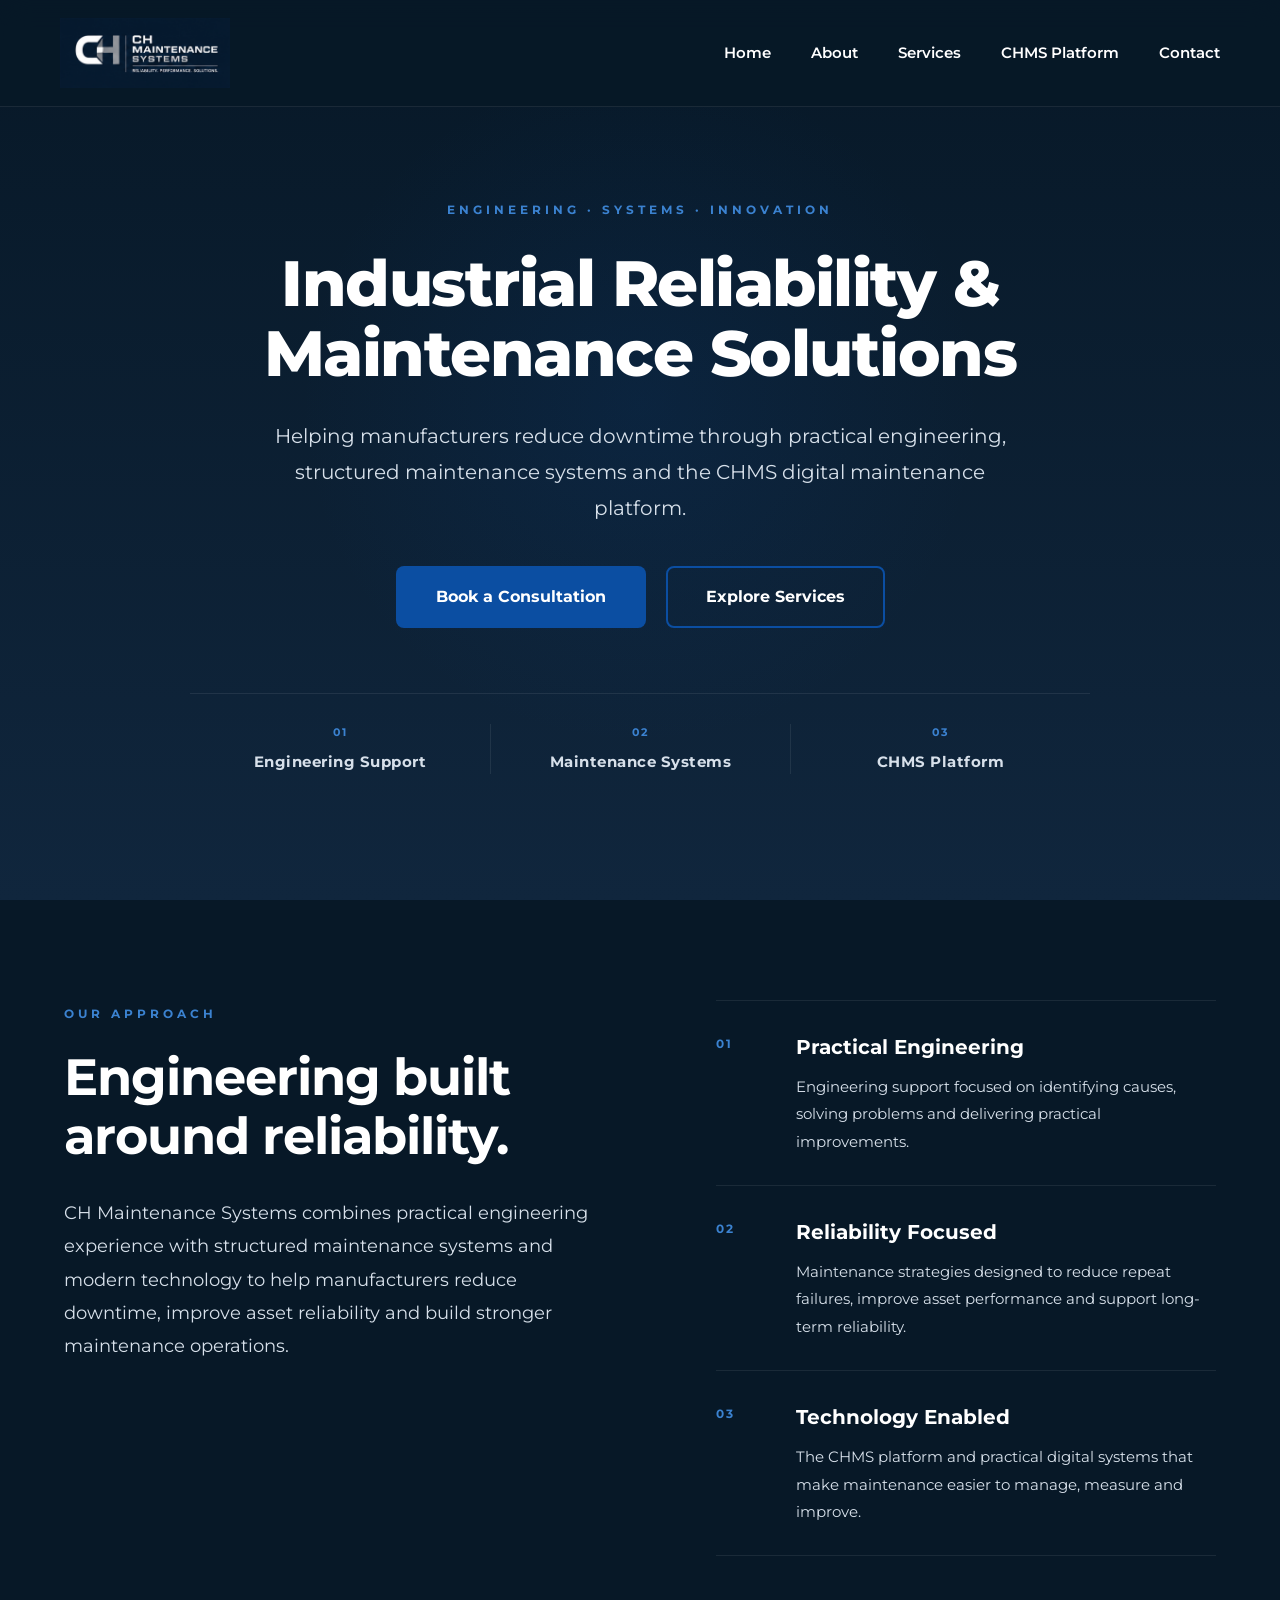
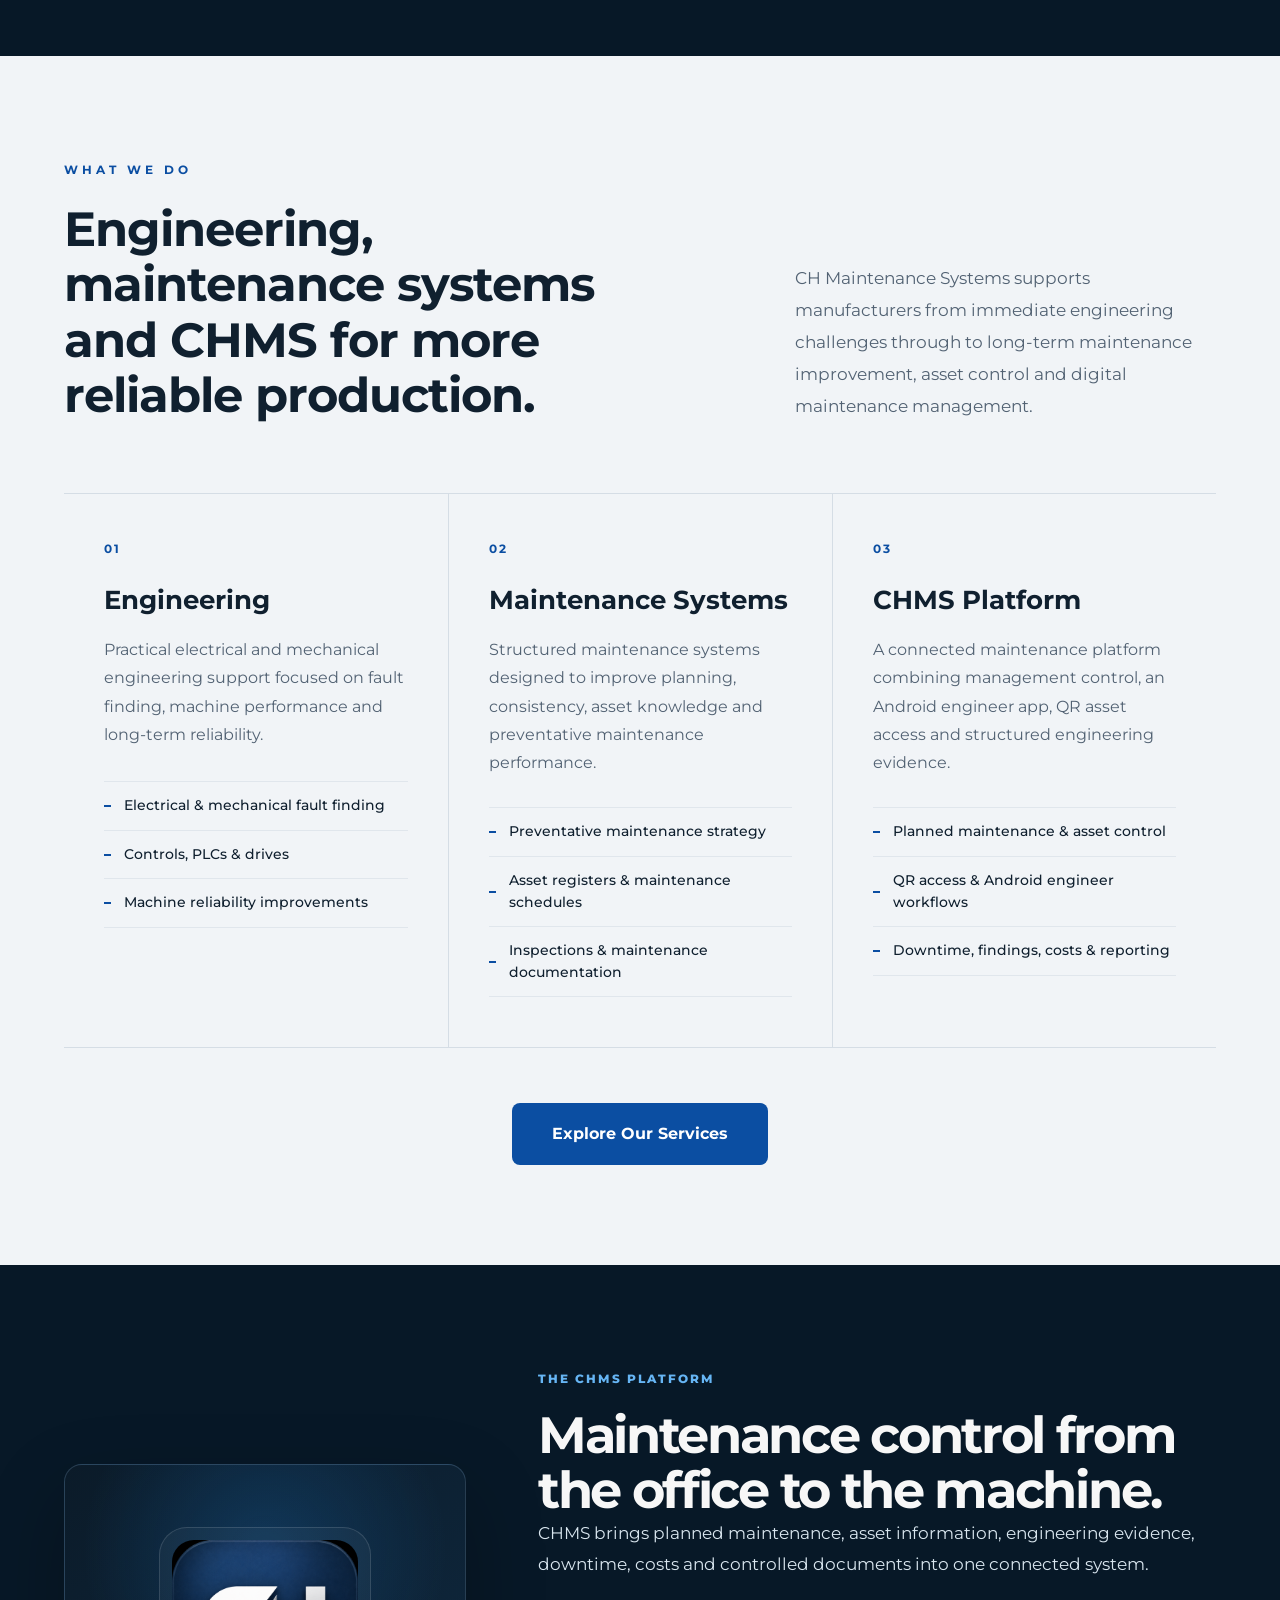
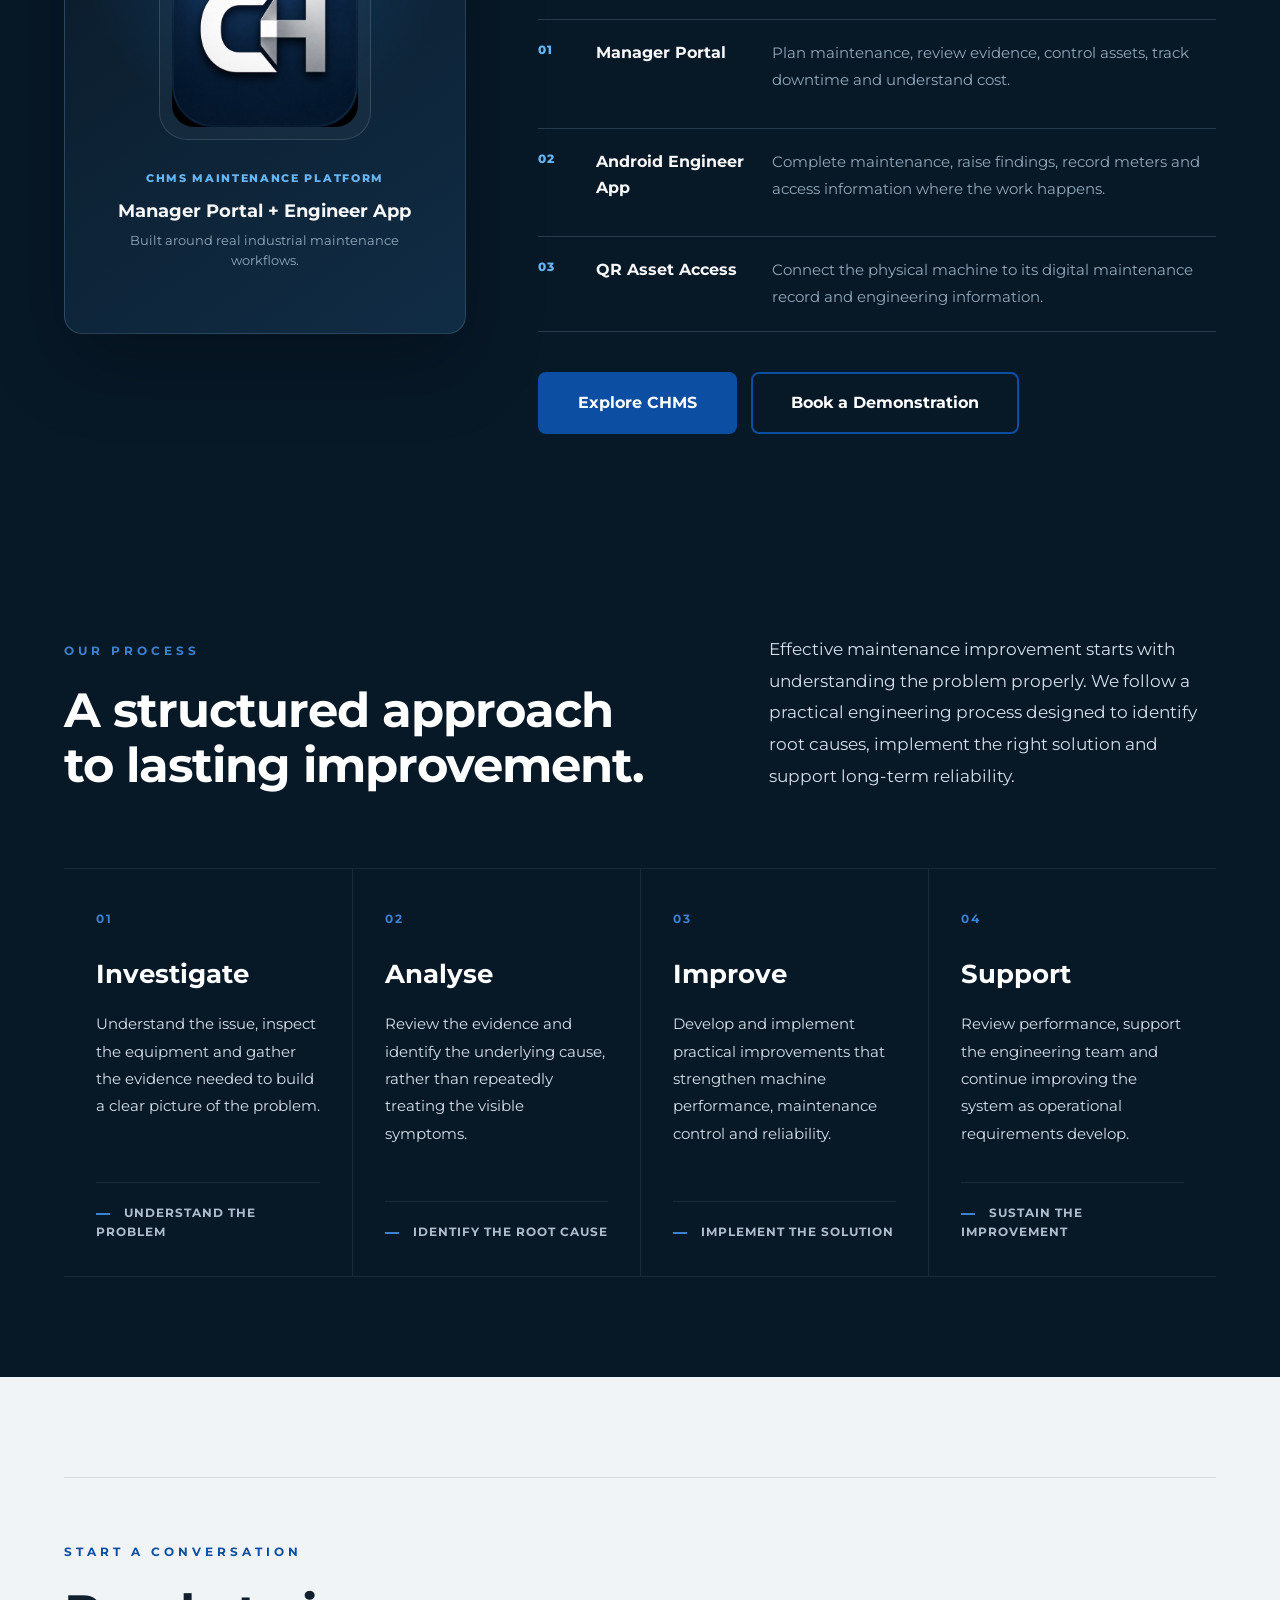
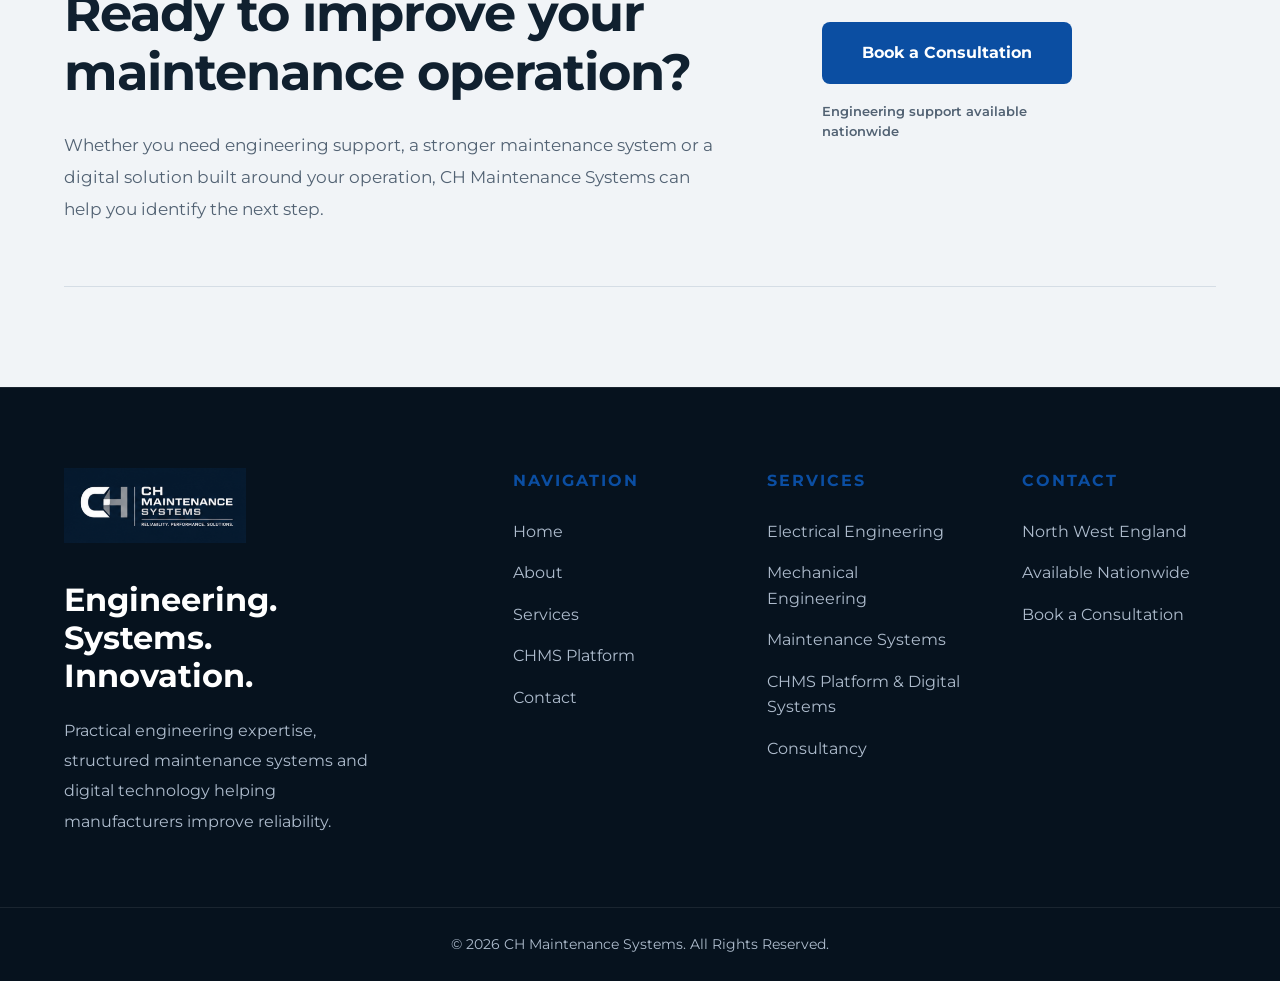
<file: index.html>
<!DOCTYPE html>
<html lang="en">

<head>

    <meta charset="UTF-8">

    <meta name="viewport" content="width=device-width, initial-scale=1.0">

    <title>CH Maintenance Systems | Industrial Maintenance & Reliability</title>

    
    <meta name="description" content="Industrial maintenance, reliability engineering and the CHMS maintenance platform for manufacturers. Practical engineering support, structured maintenance systems, QR asset access and digital maintenance control.">

    <link rel="canonical" href="https://chmaintenancesystems.co.uk/">
    <link rel="icon" type="image/png" sizes="32x32" href="images/favicon-32.png">
    <link rel="apple-touch-icon" href="images/apple-touch-icon.png">
<link rel="preconnect" href="https://fonts.googleapis.com">

    <link rel="preconnect" href="https://fonts.gstatic.com" crossorigin>

    <link
        href="https://fonts.googleapis.com/css2?family=Montserrat:wght@300;400;500;600;700;800&display=swap"
        rel="stylesheet"
    >

    <link rel="stylesheet" href="css/style.css">


    <link rel="stylesheet" href="css/chms-product.css">
</head>


<body>


<!-- =====================================================
     NAVIGATION
===================================================== -->

<nav>

    <div class="logo">

        <img
            src="images/Logo.png"
            alt="CH Maintenance Systems"
        >

    </div>


    <ul>

        <li>
            <a href="index.html">Home</a>
        </li>

        <li>
            <a href="about.html">About</a>
        </li>

        <li>
            <a href="services.html">Services</a>
        </li>

        <li>
            <a href="software.html">CHMS Platform</a>
        </li>

        <li>
            <a href="contact.html">Contact</a>
        </li>

    </ul>

</nav>


<!-- =====================================================
     HERO
===================================================== -->

<header class="hero">

    <div class="hero-content">

        <div class="hero-label">
            Engineering · Systems · Innovation
        </div>

        <h1>
            Industrial Reliability &amp;
            Maintenance Solutions
        </h1>

        <p class="hero-description">
            Helping manufacturers reduce downtime through practical engineering,
            structured maintenance systems and the CHMS digital maintenance platform.
        </p>

        <div class="buttons">

            <a href="contact.html" class="btn">
                Book a Consultation
            </a>

            <a href="services.html" class="btn-outline">
                Explore Services
            </a>

        </div>


        <div class="hero-capabilities">

            <div class="hero-capability">
                <span class="hero-capability-number">01</span>
                <span>Engineering Support</span>
            </div>

            <div class="hero-capability">
                <span class="hero-capability-number">02</span>
                <span>Maintenance Systems</span>
            </div>

            <div class="hero-capability">
                <span class="hero-capability-number">03</span>
                <span>CHMS Platform</span>
            </div>

        </div>

    </div>

</header>


<!-- =====================================================
     INTRODUCTION / OUR APPROACH
===================================================== -->

<section class="section section-dark home-intro">

    <div class="container">

        <div class="home-intro-grid">


            <!-- Introduction -->

            <div class="home-intro-copy">

                <span class="home-intro-label">
                    Our Approach
                </span>

                <h2>
                    Engineering built around reliability.
                </h2>

                <p>
                    CH Maintenance Systems combines practical engineering experience
                    with structured maintenance systems and modern technology to help
                    manufacturers reduce downtime, improve asset reliability and build
                    stronger maintenance operations.
                </p>

            </div>


            <!-- Principles -->

            <div class="home-intro-principles">


                <div class="home-intro-item">

                    <div class="home-intro-number">
                        01
                    </div>

                    <div class="home-intro-item-content">

                        <h3>
                            Practical Engineering
                        </h3>

                        <p>
                            Engineering support focused on identifying causes,
                            solving problems and delivering practical improvements.
                        </p>

                    </div>

                </div>


                <div class="home-intro-item">

                    <div class="home-intro-number">
                        02
                    </div>

                    <div class="home-intro-item-content">

                        <h3>
                            Reliability Focused
                        </h3>

                        <p>
                            Maintenance strategies designed to reduce repeat failures,
                            improve asset performance and support long-term reliability.
                        </p>

                    </div>

                </div>


                <div class="home-intro-item">

                    <div class="home-intro-number">
                        03
                    </div>

                    <div class="home-intro-item-content">

                        <h3>
                            Technology Enabled
                        </h3>

                        <p>
                            The CHMS platform and practical digital systems that make
                            maintenance easier to manage, measure and improve.
                        </p>

                    </div>

                </div>


            </div>

        </div>

    </div>

</section>

<!-- =====================================================
     WHAT WE DO
===================================================== -->

<section class="section section-light home-services" id="services">

    <div class="container">


        <!-- Section Header -->

        <div class="home-services-header">

            <div class="home-services-heading">

                <span class="home-services-label">
                    What We Do
                </span>

                <h2>
                Engineering, maintenance systems and CHMS
                for more reliable production.
                </h2>

            </div>


            <div class="home-services-intro">

                <p>
                    CH Maintenance Systems supports manufacturers from immediate
                    engineering challenges through to long-term maintenance
                    improvement, asset control and digital maintenance management.
                </p>

            </div>

        </div>


        <!-- Service Pillars -->

        <div class="home-services-grid">


            <!-- Engineering -->

            <article class="home-service">

                <div class="home-service-number">
                    01
                </div>

                <h3>
                    Engineering
                </h3>

                <p>
                    Practical electrical and mechanical engineering support
                    focused on fault finding, machine performance and
                    long-term reliability.
                </p>

                <ul>

                    <li>
                        Electrical &amp; mechanical fault finding
                    </li>

                    <li>
                        Controls, PLCs &amp; drives
                    </li>

                    <li>
                        Machine reliability improvements
                    </li>

                </ul>

            </article>


            <!-- Maintenance Systems -->

            <article class="home-service">

                <div class="home-service-number">
                    02
                </div>

                <h3>
                    Maintenance Systems
                </h3>

                <p>
                    Structured maintenance systems designed to improve
                    planning, consistency, asset knowledge and preventative
                    maintenance performance.
                </p>

                <ul>

                    <li>
                        Preventative maintenance strategy
                    </li>

                    <li>
                        Asset registers &amp; maintenance schedules
                    </li>

                    <li>
                        Inspections &amp; maintenance documentation
                    </li>

                </ul>

            </article>


            <!-- Engineering Software -->

            <article class="home-service">

                <div class="home-service-number">
                    03
                </div>

                <h3>
                    CHMS Platform
                </h3>

                <p>
                    A connected maintenance platform combining management control,
                    an Android engineer app, QR asset access and structured
                    engineering evidence.
                </p>

                <ul>

                    <li>
                        Planned maintenance &amp; asset control
                    </li>

                    <li>
                        QR access &amp; Android engineer workflows
                    </li>

                    <li>
                        Downtime, findings, costs &amp; reporting
                    </li>

                </ul>

            </article>


        </div>


        <!-- Services Link -->

        <div class="home-services-action">

            <a href="services.html" class="btn">
                Explore Our Services
            </a>

        </div>


    </div>

</section>
    

<!-- =====================================================
     CHMS PLATFORM
===================================================== -->

<section class="section section-dark chms-home-product">

    <div class="container">

        <div class="chms-home-product-grid">

            <div class="chms-home-product-visual">
                <div class="chms-app-mark-wrap">
                    <img src="images/CHMS_App_Icon.png"
                         alt="CHMS app icon"
                         class="chms-app-mark">
                </div>

                <div class="chms-home-product-status">
                    <span>CHMS MAINTENANCE PLATFORM</span>
                    <strong>Manager Portal + Engineer App</strong>
                    <small>Built around real industrial maintenance workflows.</small>
                </div>
            </div>

            <div class="chms-home-product-content">

                <span class="chms-kicker">
                    The CHMS Platform
                </span>

                <h2>
                    Maintenance control from the office
                    to the machine.
                </h2>

                <p class="chms-lead">
                    CHMS brings planned maintenance, asset information, engineering
                    evidence, downtime, costs and controlled documents into one
                    connected system.
                </p>

                <div class="chms-home-product-points">

                    <div>
                        <span>01</span>
                        <strong>Manager Portal</strong>
                        <p>Plan maintenance, review evidence, control assets, track downtime and understand cost.</p>
                    </div>

                    <div>
                        <span>02</span>
                        <strong>Android Engineer App</strong>
                        <p>Complete maintenance, raise findings, record meters and access information where the work happens.</p>
                    </div>

                    <div>
                        <span>03</span>
                        <strong>QR Asset Access</strong>
                        <p>Connect the physical machine to its digital maintenance record and engineering information.</p>
                    </div>

                </div>

                <div class="chms-home-product-actions">
                    <a href="software.html" class="btn">Explore CHMS</a>
                    <a href="contact.html" class="btn-outline">Book a Demonstration</a>
                </div>

            </div>

        </div>

    </div>

</section>

<!-- =====================================================
     OUR PROCESS
===================================================== -->

<section class="section section-dark home-process">

    <div class="container">


        <!-- Section Header -->

        <div class="home-process-header">

            <div class="home-process-heading">

                <span class="home-process-label">
                    Our Process
                </span>

                <h2>
                    A structured approach
                    to lasting improvement.
                </h2>

            </div>


            <div class="home-process-intro">

                <p>
                    Effective maintenance improvement starts with understanding
                    the problem properly. We follow a practical engineering
                    process designed to identify root causes, implement the
                    right solution and support long-term reliability.
                </p>

            </div>

        </div>


        <!-- Process Steps -->

        <div class="home-process-grid">


            <!-- Step 01 -->

            <article class="home-process-step">

                <div class="home-process-number">
                    01
                </div>

                <h3>
                    Investigate
                </h3>

                <p>
                    Understand the issue, inspect the equipment and gather
                    the evidence needed to build a clear picture of the problem.
                </p>

                <span class="home-process-focus">
                    Understand the problem
                </span>

            </article>


            <!-- Step 02 -->

            <article class="home-process-step">

                <div class="home-process-number">
                    02
                </div>

                <h3>
                    Analyse
                </h3>

                <p>
                    Review the evidence and identify the underlying cause,
                    rather than repeatedly treating the visible symptoms.
                </p>

                <span class="home-process-focus">
                    Identify the root cause
                </span>

            </article>


            <!-- Step 03 -->

            <article class="home-process-step">

                <div class="home-process-number">
                    03
                </div>

                <h3>
                    Improve
                </h3>

                <p>
                    Develop and implement practical improvements that strengthen
                    machine performance, maintenance control and reliability.
                </p>

                <span class="home-process-focus">
                    Implement the solution
                </span>

            </article>


            <!-- Step 04 -->

            <article class="home-process-step">

                <div class="home-process-number">
                    04
                </div>

                <h3>
                    Support
                </h3>

                <p>
                    Review performance, support the engineering team and continue
                    improving the system as operational requirements develop.
                </p>

                <span class="home-process-focus">
                    Sustain the improvement
                </span>

            </article>


        </div>

    </div>

</section>

<!-- =====================================================
     FINAL CALL TO ACTION
===================================================== -->

<section class="section section-light home-cta">

    <div class="container">

        <div class="home-cta-inner">


            <div class="home-cta-content">

                <span class="home-cta-label">
                    Start a Conversation
                </span>

                <h2>
                    Ready to improve
                    your maintenance operation?
                </h2>

                <p>
                    Whether you need engineering support, a stronger maintenance
                    system or a digital solution built around your operation,
                    CH Maintenance Systems can help you identify the next step.
                </p>

            </div>


            <div class="home-cta-action">

                <a href="contact.html" class="btn">
                    Book a Consultation
                </a>

                <span>
                    Engineering support available nationwide
                </span>

            </div>


        </div>

    </div>

</section>

<!-- =====================================================
     FOOTER
===================================================== -->

<footer class="footer">

    <div class="container footer-grid">

        <!-- Company -->

        <div class="footer-column">

            <img src="images/Logo.png"
                 alt="CH Maintenance Systems"
                 class="footer-logo">

            <h3>

                Engineering.
                <br>
                Systems.
                <br>
                Innovation.

            </h3>

            <p>

                Practical engineering expertise,
                structured maintenance systems
                and digital technology helping
                manufacturers improve reliability.

            </p>

        </div>

        <!-- Navigation -->

        <div class="footer-column">

            <h4>

                Navigation

            </h4>

            <ul>

                <li><a href="index.html">Home</a></li>

                <li><a href="about.html">About</a></li>

                <li><a href="services.html">Services</a></li>

                <li><a href="software.html">CHMS Platform</a></li>

                <li><a href="contact.html">Contact</a></li>

            </ul>

        </div>

        <!-- Services -->

        <div class="footer-column">

            <h4>

                Services

            </h4>

            <ul>

                <li>Electrical Engineering</li>

                <li>Mechanical Engineering</li>

                <li>Maintenance Systems</li>

                <li>CHMS Platform &amp; Digital Systems</li>

                <li>Consultancy</li>

            </ul>

        </div>

        <!-- Contact -->

        <div class="footer-column">

            <h4>

                Contact

            </h4>

            <ul>

                <li>North West England</li>

                <li>Available Nationwide</li>

                <li>
                    <a href="contact.html">
                        Book a Consultation
                    </a>
                </li>

            </ul>

        </div>

    </div>

    <div class="footer-bottom">

        <div class="container">

            <p>

                © 2026 CH Maintenance Systems.
                All Rights Reserved.

            </p>

        </div>

    </div>

</footer>

</body>

</html>
</file>
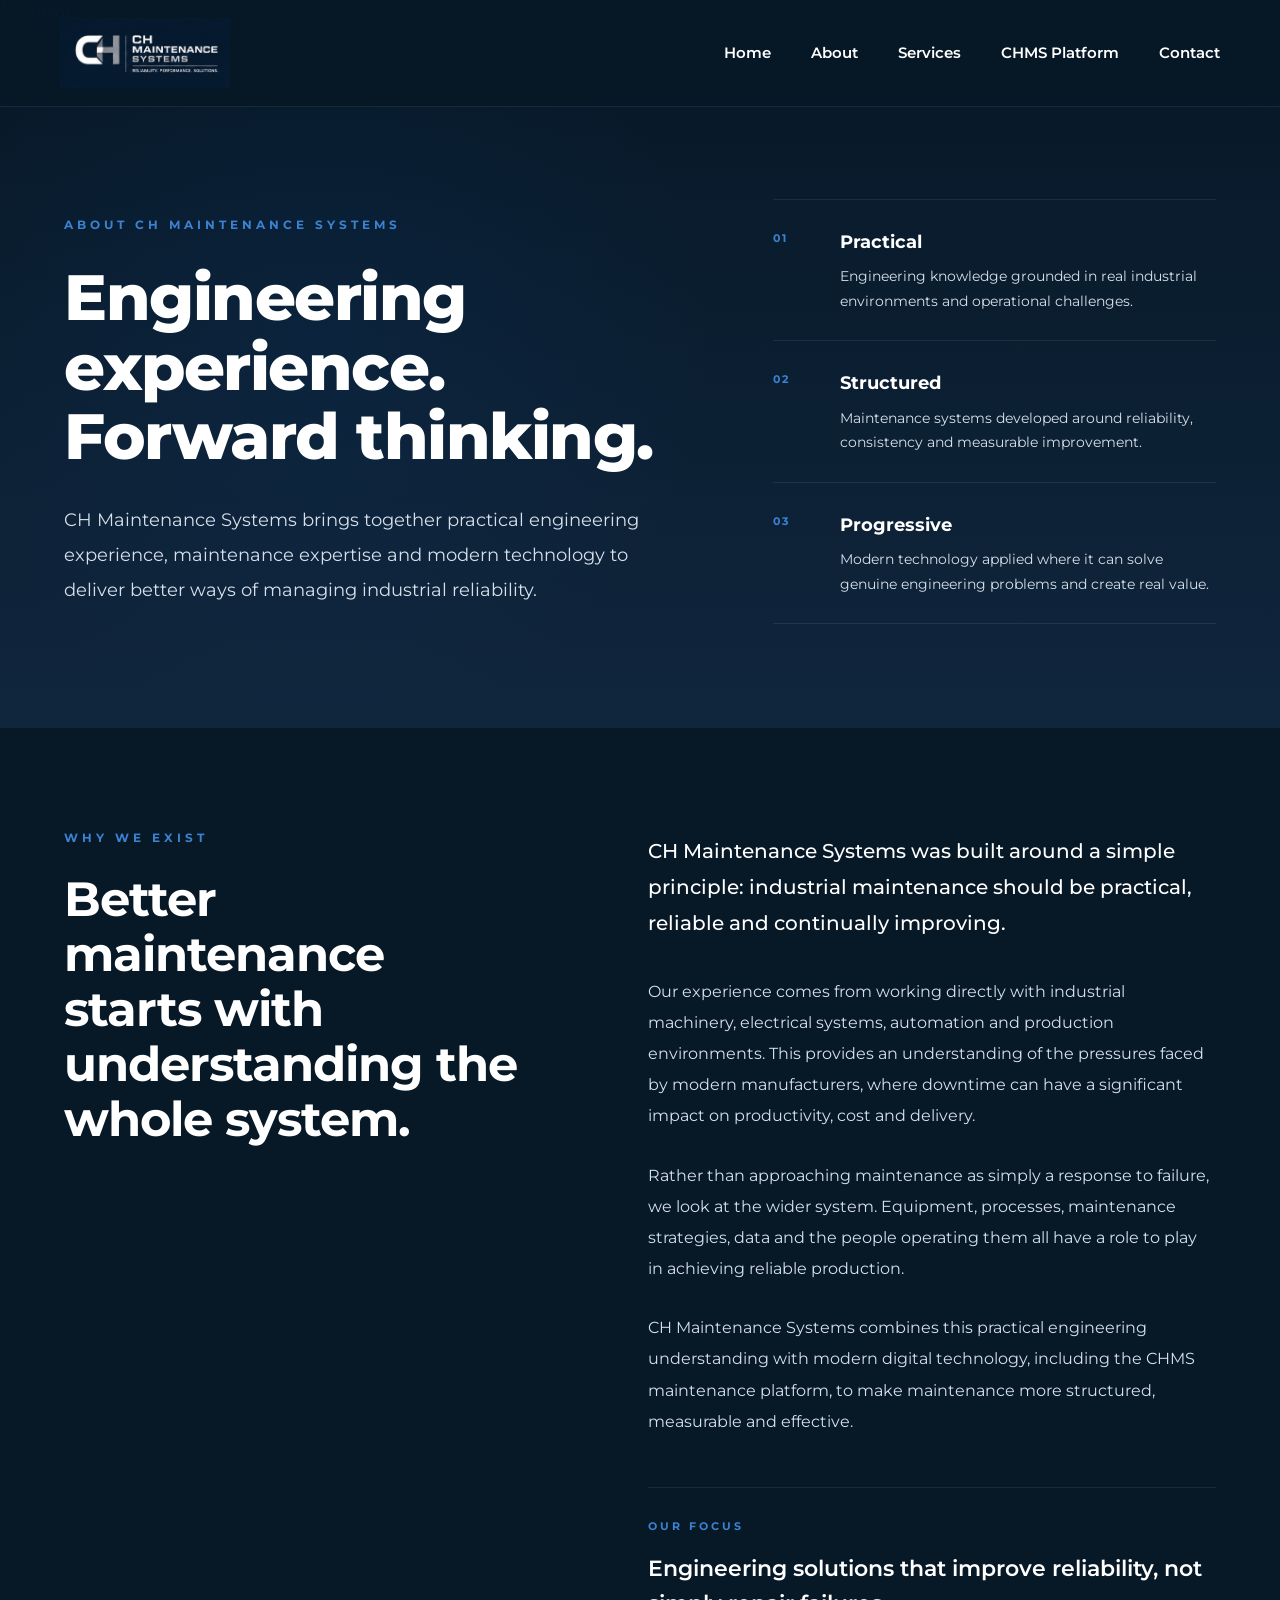
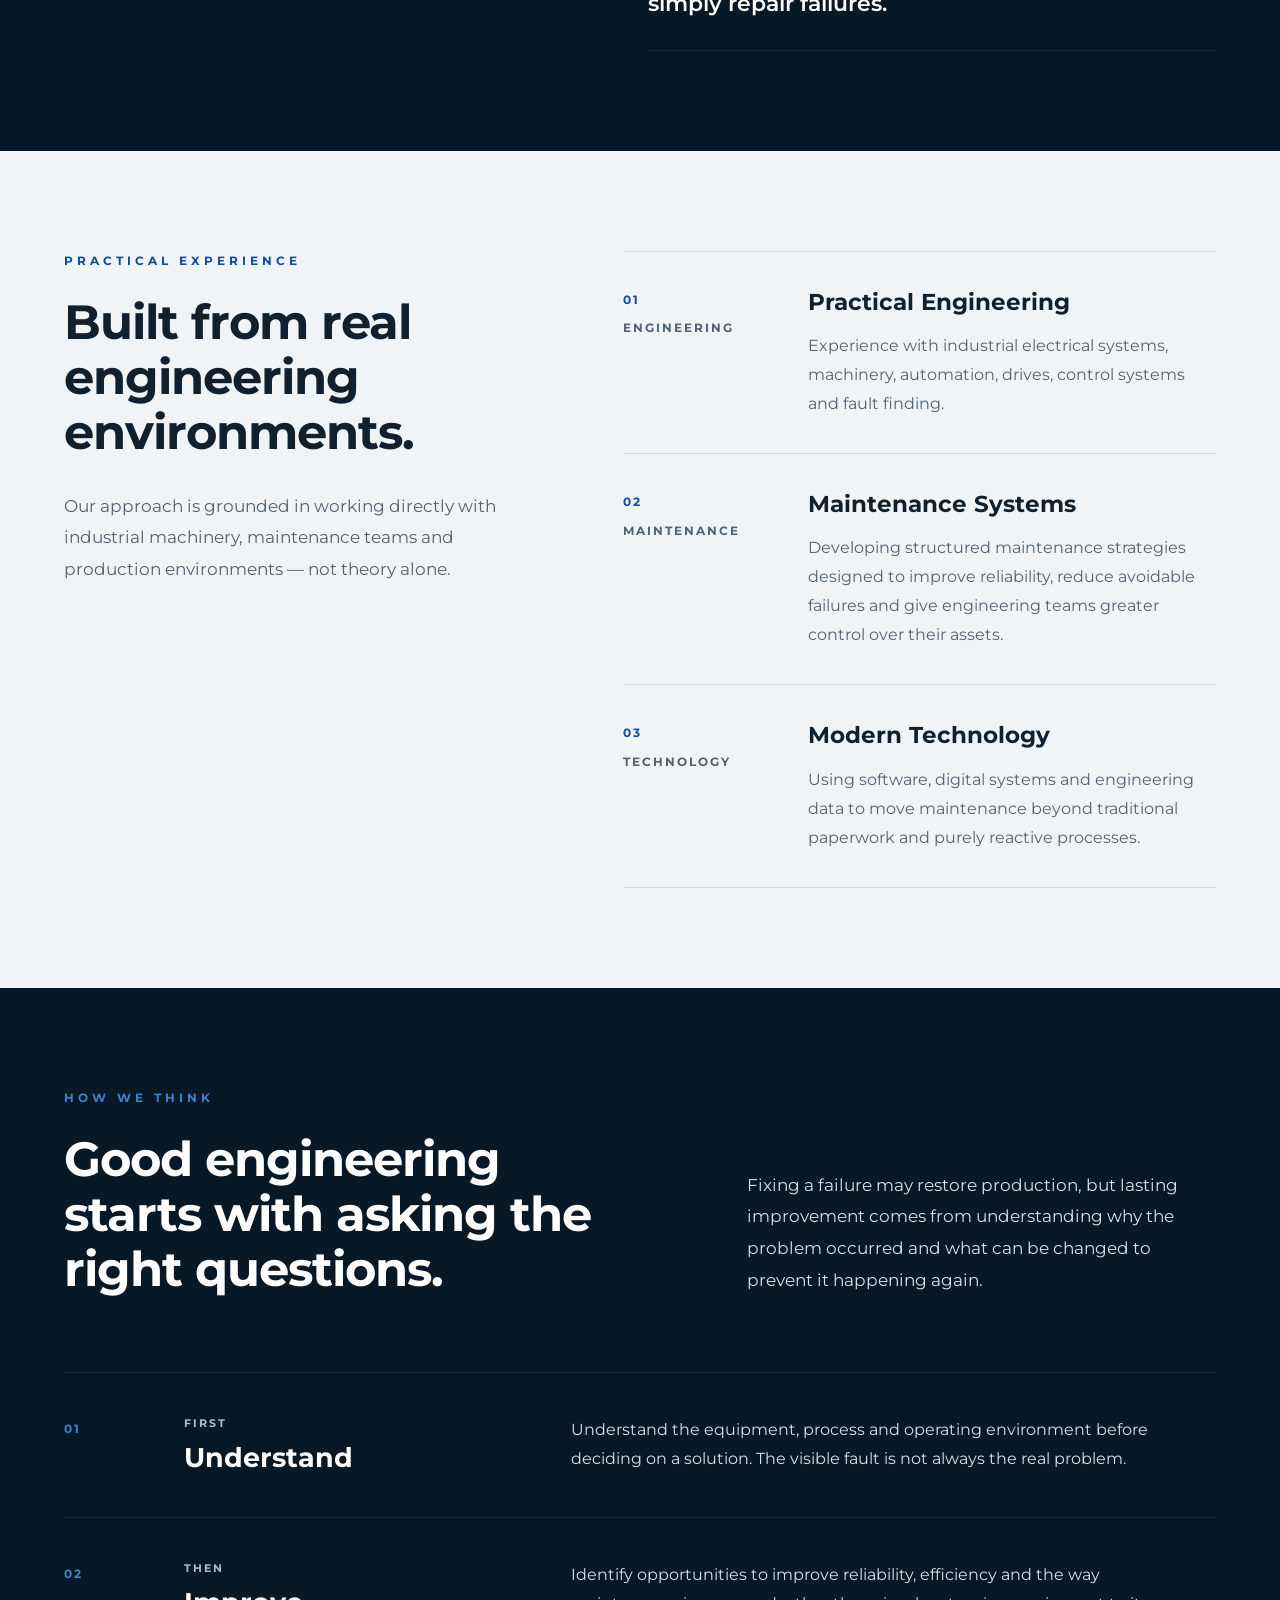
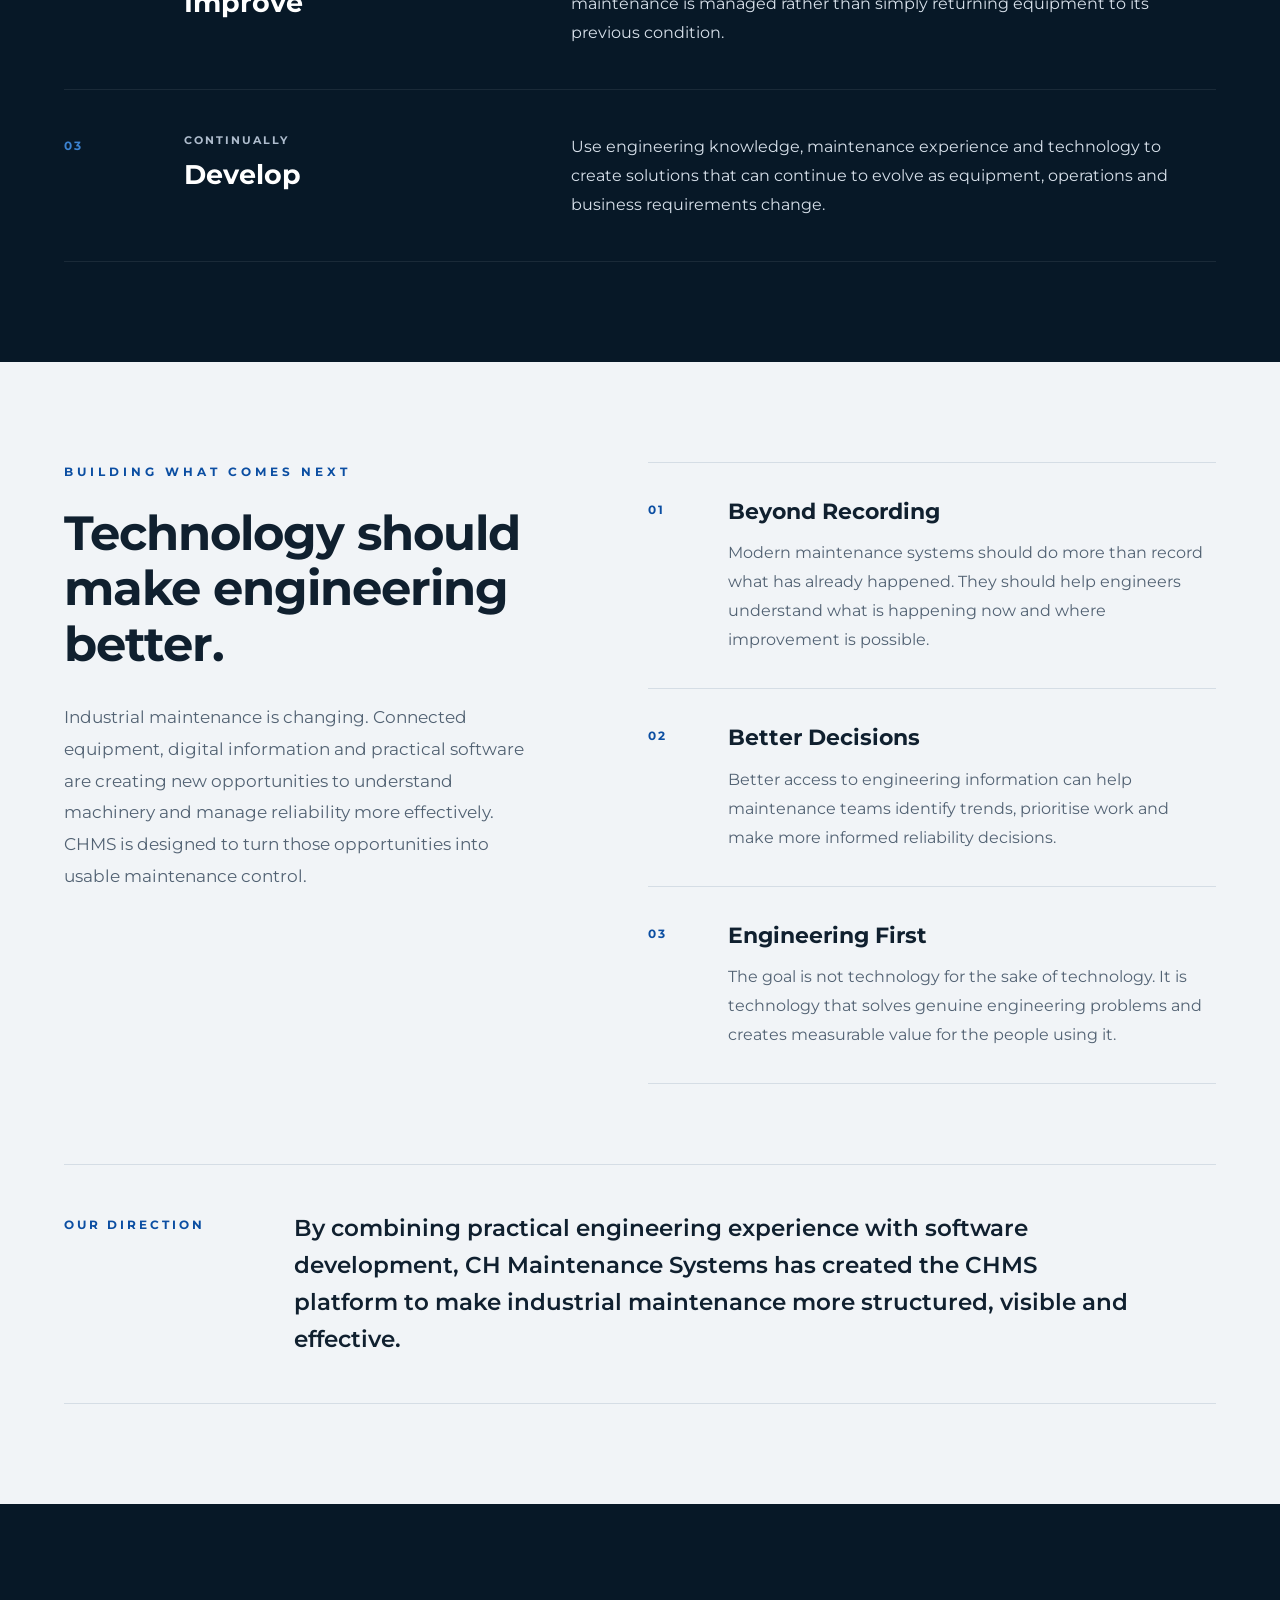
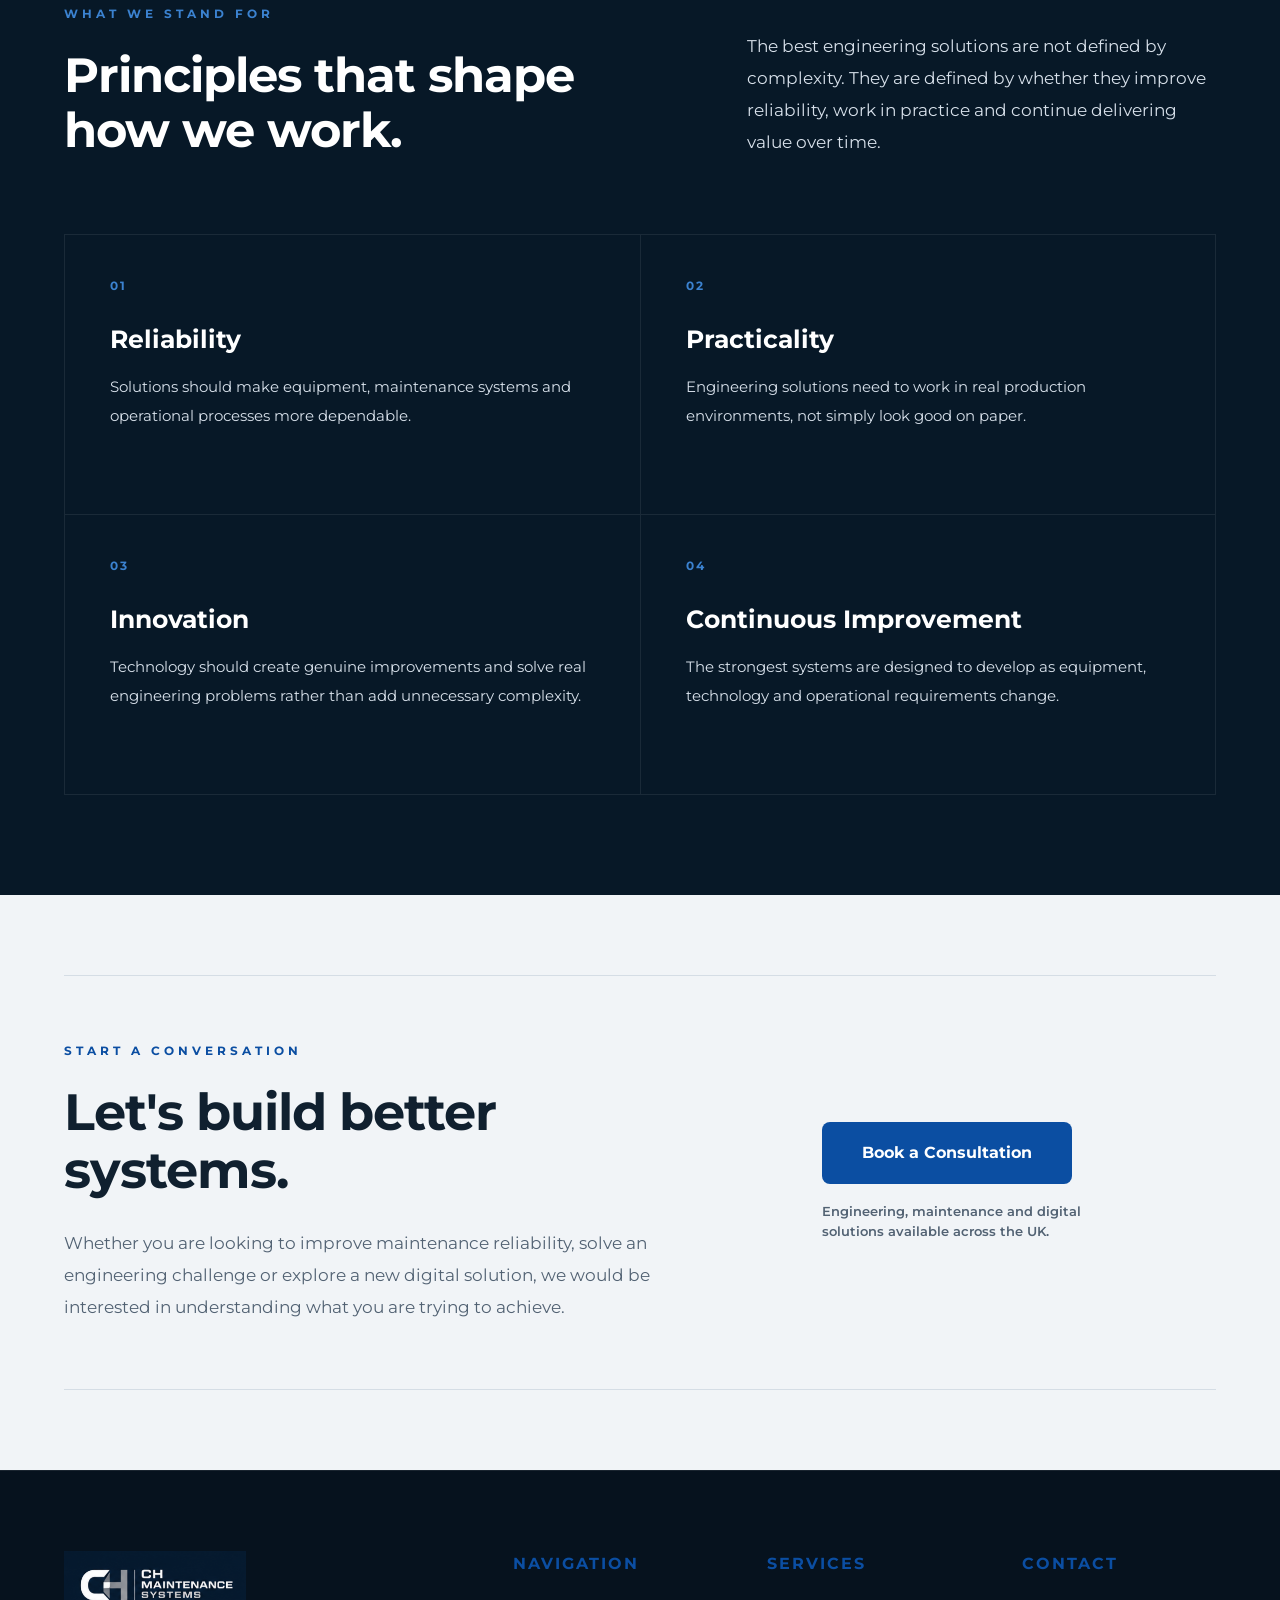
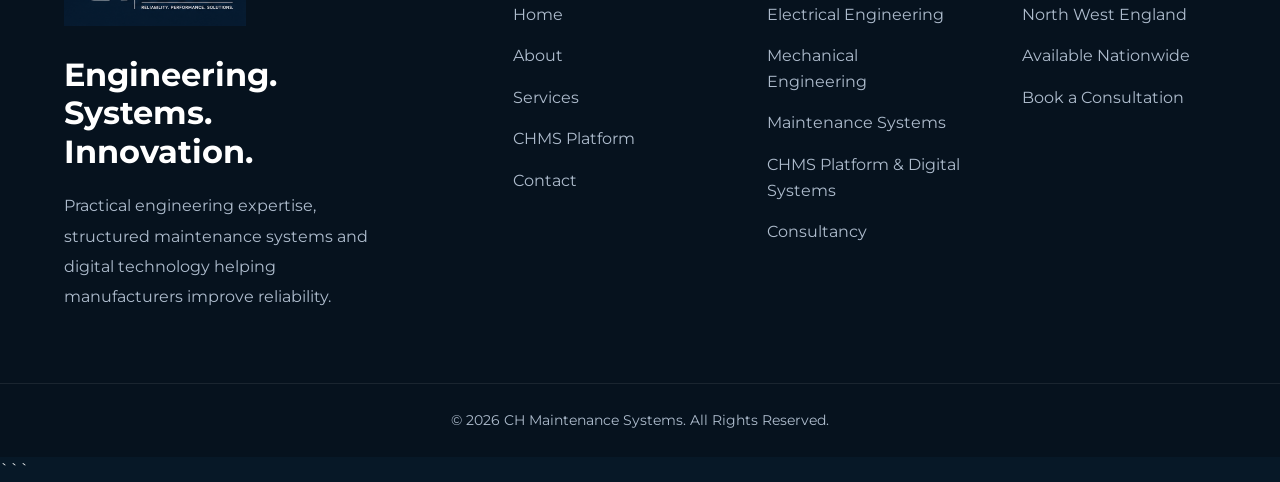
<file: about.html>
```html
<!DOCTYPE html>
<html lang="en">

<head>

    <meta charset="UTF-8">

    <meta name="viewport" content="width=device-width, initial-scale=1.0">

    <title>About | CH Maintenance Systems</title>

    
    <meta name="description" content="About CH Maintenance Systems: practical industrial engineering, maintenance strategy and digital maintenance technology developed around real production environments.">

    <link rel="canonical" href="https://chmaintenancesystems.co.uk/about.html">
    <link rel="icon" type="image/png" sizes="32x32" href="images/favicon-32.png">
    <link rel="apple-touch-icon" href="images/apple-touch-icon.png">
<link rel="preconnect" href="https://fonts.googleapis.com">

    <link rel="preconnect" href="https://fonts.gstatic.com" crossorigin>

    <link
        href="https://fonts.googleapis.com/css2?family=Montserrat:wght@300;400;500;600;700;800&display=swap"
        rel="stylesheet"
    >

    <link rel="stylesheet" href="css/style.css">


    <link rel="stylesheet" href="css/chms-product.css">
</head>


<body>


<!-- =====================================================
     NAVIGATION
===================================================== -->

<nav>

    <div class="logo">

        <img
            src="images/Logo.png"
            alt="CH Maintenance Systems"
        >

    </div>


    <ul>

        <li>
            <a href="index.html">Home</a>
        </li>

        <li>
            <a href="about.html">About</a>
        </li>

        <li>
            <a href="services.html">Services</a>
        </li>

        <li>
            <a href="software.html">CHMS Platform</a>
        </li>

        <li>
            <a href="contact.html">Contact</a>
        </li>

    </ul>

</nav>


<!-- =====================================================
     ABOUT PAGE HERO
===================================================== -->

<header class="about-page-hero">

    <div class="container">

        <div class="about-hero-grid">


            <!-- Main Introduction -->

            <div class="about-hero-content">

                <span class="about-hero-label">
                    About CH Maintenance Systems
                </span>

                <h1>
                    Engineering experience.
                    <span>Forward thinking.</span>
                </h1>

                <p>
                    CH Maintenance Systems brings together practical engineering
                    experience, maintenance expertise and modern technology to
                    deliver better ways of managing industrial reliability.
                </p>

            </div>


            <!-- Core Principles -->

            <div class="about-hero-principles">


                <div class="about-hero-principle">

                    <span class="about-hero-number">
                        01
                    </span>

                    <div>

                        <h3>
                            Practical
                        </h3>

                        <p>
                            Engineering knowledge grounded in real industrial
                            environments and operational challenges.
                        </p>

                    </div>

                </div>


                <div class="about-hero-principle">

                    <span class="about-hero-number">
                        02
                    </span>

                    <div>

                        <h3>
                            Structured
                        </h3>

                        <p>
                            Maintenance systems developed around reliability,
                            consistency and measurable improvement.
                        </p>

                    </div>

                </div>


                <div class="about-hero-principle">

                    <span class="about-hero-number">
                        03
                    </span>

                    <div>

                        <h3>
                            Progressive
                        </h3>

                        <p>
                            Modern technology applied where it can solve genuine
                            engineering problems and create real value.
                        </p>

                    </div>

                </div>


            </div>

        </div>

    </div>

</header>

<!-- =====================================================
     ABOUT - COMPANY STORY
===================================================== -->

<section class="section section-dark about-story">

    <div class="container">

        <div class="about-story-grid">


            <!-- Main Statement -->

            <div class="about-story-heading">

                <span class="about-story-label">
                    Why We Exist
                </span>

                <h2>
                    Better maintenance starts
                    with understanding the
                    whole system.
                </h2>

            </div>


            <!-- Company Story -->

            <div class="about-story-content">

                <p class="about-story-lead">
                    CH Maintenance Systems was built around a simple principle:
                    industrial maintenance should be practical, reliable and
                    continually improving.
                </p>


                <p>
                    Our experience comes from working directly with industrial
                    machinery, electrical systems, automation and production
                    environments. This provides an understanding of the pressures
                    faced by modern manufacturers, where downtime can have a
                    significant impact on productivity, cost and delivery.
                </p>


                <p>
                    Rather than approaching maintenance as simply a response to
                    failure, we look at the wider system. Equipment, processes,
                    maintenance strategies, data and the people operating them all
                    have a role to play in achieving reliable production.
                </p>


                <p>
                    CH Maintenance Systems combines this practical engineering
                    understanding with modern digital technology, including the CHMS
                    maintenance platform, to make maintenance more structured,
                    measurable and effective.
                </p>


                <div class="about-story-statement">

                    <span>
                        Our Focus
                    </span>

                    <strong>
                        Engineering solutions that improve reliability,
                        not simply repair failures.
                    </strong>

                </div>

            </div>


        </div>

    </div>

</section>

<!-- =====================================================
     ABOUT - PRACTICAL EXPERIENCE
===================================================== -->

<section class="section section-light about-experience">

    <div class="container">

        <div class="about-experience-grid">


            <!-- Section Introduction -->

            <div class="about-experience-heading">

                <span class="about-experience-label">
                    Practical Experience
                </span>

                <h2>
                    Built from real
                    engineering environments.
                </h2>

                <p>
                    Our approach is grounded in working directly with industrial
                    machinery, maintenance teams and production environments —
                    not theory alone.
                </p>

            </div>


            <!-- Experience Areas -->

            <div class="about-experience-list">


                <!-- Engineering -->

                <article class="about-experience-item">

                    <div class="about-experience-meta">

                        <span class="about-experience-number">
                            01
                        </span>

                        <span class="about-experience-category">
                            Engineering
                        </span>

                    </div>


                    <div class="about-experience-content">

                        <h3>
                            Practical Engineering
                        </h3>

                        <p>
                            Experience with industrial electrical systems,
                            machinery, automation, drives, control systems
                            and fault finding.
                        </p>

                    </div>

                </article>


                <!-- Maintenance -->

                <article class="about-experience-item">

                    <div class="about-experience-meta">

                        <span class="about-experience-number">
                            02
                        </span>

                        <span class="about-experience-category">
                            Maintenance
                        </span>

                    </div>


                    <div class="about-experience-content">

                        <h3>
                            Maintenance Systems
                        </h3>

                        <p>
                            Developing structured maintenance strategies designed
                            to improve reliability, reduce avoidable failures and
                            give engineering teams greater control over their assets.
                        </p>

                    </div>

                </article>


                <!-- Technology -->

                <article class="about-experience-item">

                    <div class="about-experience-meta">

                        <span class="about-experience-number">
                            03
                        </span>

                        <span class="about-experience-category">
                            Technology
                        </span>

                    </div>


                    <div class="about-experience-content">

                        <h3>
                            Modern Technology
                        </h3>

                        <p>
                            Using software, digital systems and engineering data
                            to move maintenance beyond traditional paperwork
                            and purely reactive processes.
                        </p>

                    </div>

                </article>


            </div>

        </div>

    </div>

</section>
    
<!-- =====================================================
     ABOUT - HOW WE THINK
===================================================== -->

<section class="section section-dark about-thinking">

    <div class="container">


        <!-- Section Header -->

        <div class="about-thinking-header">

            <div class="about-thinking-heading">

                <span class="about-thinking-label">
                    How We Think
                </span>

                <h2>
                    Good engineering starts
                    with asking the right questions.
                </h2>

            </div>


            <div class="about-thinking-intro">

                <p>
                    Fixing a failure may restore production, but lasting
                    improvement comes from understanding why the problem
                    occurred and what can be changed to prevent it happening again.
                </p>

            </div>

        </div>


        <!-- Philosophy -->

        <div class="about-thinking-list">


            <!-- Understand -->

            <article class="about-thinking-item">

                <div class="about-thinking-number">
                    01
                </div>


                <div class="about-thinking-title">

                    <span>
                        First
                    </span>

                    <h3>
                        Understand
                    </h3>

                </div>


                <div class="about-thinking-content">

                    <p>
                        Understand the equipment, process and operating environment
                        before deciding on a solution. The visible fault is not
                        always the real problem.
                    </p>

                </div>

            </article>


            <!-- Improve -->

            <article class="about-thinking-item">

                <div class="about-thinking-number">
                    02
                </div>


                <div class="about-thinking-title">

                    <span>
                        Then
                    </span>

                    <h3>
                        Improve
                    </h3>

                </div>


                <div class="about-thinking-content">

                    <p>
                        Identify opportunities to improve reliability, efficiency
                        and the way maintenance is managed rather than simply
                        returning equipment to its previous condition.
                    </p>

                </div>

            </article>


            <!-- Develop -->

            <article class="about-thinking-item">

                <div class="about-thinking-number">
                    03
                </div>


                <div class="about-thinking-title">

                    <span>
                        Continually
                    </span>

                    <h3>
                        Develop
                    </h3>

                </div>


                <div class="about-thinking-content">

                    <p>
                        Use engineering knowledge, maintenance experience and
                        technology to create solutions that can continue to evolve
                        as equipment, operations and business requirements change.
                    </p>

                </div>

            </article>


        </div>

    </div>

</section>
    
<!-- =====================================================
     ABOUT - BUILDING WHAT COMES NEXT
===================================================== -->

<section class="section section-light about-future">

    <div class="container">

        <div class="about-future-grid">


            <!-- Main Statement -->

            <div class="about-future-heading">

                <span class="about-future-label">
                    Building What Comes Next
                </span>

                <h2>
                    Technology should make
                    engineering better.
                </h2>

                <p>
                    Industrial maintenance is changing. Connected equipment,
                    digital information and practical software are creating
                    new opportunities to understand machinery and manage
                    reliability more effectively. CHMS is designed to turn
                    those opportunities into usable maintenance control.
                </p>

            </div>


            <!-- Future Direction -->

            <div class="about-future-content">


                <div class="about-future-block">

                    <span class="about-future-number">
                        01
                    </span>

                    <div>

                        <h3>
                            Beyond Recording
                        </h3>

                        <p>
                            Modern maintenance systems should do more than
                            record what has already happened. They should help
                            engineers understand what is happening now and where improvement is possible.
                        </p>

                    </div>

                </div>


                <div class="about-future-block">

                    <span class="about-future-number">
                        02
                    </span>

                    <div>

                        <h3>
                            Better Decisions
                        </h3>

                        <p>
                            Better access to engineering information can help
                            maintenance teams identify trends, prioritise work
                            and make more informed reliability decisions.
                        </p>

                    </div>

                </div>


                <div class="about-future-block">

                    <span class="about-future-number">
                        03
                    </span>

                    <div>

                        <h3>
                            Engineering First
                        </h3>

                        <p>
                            The goal is not technology for the sake of technology.
                            It is technology that solves genuine engineering
                            problems and creates measurable value for the people
                            using it.
                        </p>

                    </div>

                </div>


            </div>

        </div>


        <!-- Closing Statement -->

        <div class="about-future-statement">

            <span>
                Our Direction
            </span>

            <p>
                By combining practical engineering experience with software
                development, CH Maintenance Systems has created the CHMS platform
                to make industrial maintenance more structured, visible
                and effective.
            </p>

        </div>

    </div>

</section>
    
<!-- =====================================================
     ABOUT - VALUES
===================================================== -->

<section class="section section-dark about-values">

    <div class="container">


        <!-- Section Header -->

        <div class="about-values-header">

            <div class="about-values-heading">

                <span class="about-values-label">
                    What We Stand For
                </span>

                <h2>
                    Principles that shape
                    how we work.
                </h2>

            </div>


            <div class="about-values-intro">

                <p>
                    The best engineering solutions are not defined by complexity.
                    They are defined by whether they improve reliability, work in
                    practice and continue delivering value over time.
                </p>

            </div>

        </div>


        <!-- Values -->

        <div class="about-values-grid">


            <!-- Reliability -->

            <article class="about-value">

                <div class="about-value-number">
                    01
                </div>

                <h3>
                    Reliability
                </h3>

                <p>
                    Solutions should make equipment, maintenance systems
                    and operational processes more dependable.
                </p>

            </article>


            <!-- Practicality -->

            <article class="about-value">

                <div class="about-value-number">
                    02
                </div>

                <h3>
                    Practicality
                </h3>

                <p>
                    Engineering solutions need to work in real production
                    environments, not simply look good on paper.
                </p>

            </article>


            <!-- Innovation -->

            <article class="about-value">

                <div class="about-value-number">
                    03
                </div>

                <h3>
                    Innovation
                </h3>

                <p>
                    Technology should create genuine improvements and solve
                    real engineering problems rather than add unnecessary complexity.
                </p>

            </article>


            <!-- Continuous Improvement -->

            <article class="about-value">

                <div class="about-value-number">
                    04
                </div>

                <h3>
                    Continuous Improvement
                </h3>

                <p>
                    The strongest systems are designed to develop as equipment,
                    technology and operational requirements change.
                </p>

            </article>


        </div>

    </div>

</section>

<!-- =====================================================
     ABOUT - FINAL CTA
===================================================== -->

<section class="section section-light about-cta">

    <div class="container">

        <div class="about-cta-inner">


            <!-- CTA Content -->

            <div class="about-cta-content">

                <span class="about-cta-label">
                    Start a Conversation
                </span>

                <h2>
                    Let's build better systems.
                </h2>

                <p>
                    Whether you are looking to improve maintenance reliability,
                    solve an engineering challenge or explore a new digital
                    solution, we would be interested in understanding what
                    you are trying to achieve.
                </p>

            </div>


            <!-- CTA Action -->

            <div class="about-cta-action">

                <a href="contact.html" class="btn">
                    Book a Consultation
                </a>

                <span>
                    Engineering, maintenance and digital solutions
                    available across the UK.
                </span>

            </div>


        </div>

    </div>

</section>

<!-- =====================================================
     FOOTER
===================================================== -->

<footer class="footer">

    <div class="container footer-grid">

        <!-- Company -->

        <div class="footer-column">

            <img src="images/Logo.png"
                 alt="CH Maintenance Systems"
                 class="footer-logo">

            <h3>

                Engineering.
                <br>
                Systems.
                <br>
                Innovation.

            </h3>

            <p>

                Practical engineering expertise,
                structured maintenance systems
                and digital technology helping
                manufacturers improve reliability.

            </p>

        </div>

        <!-- Navigation -->

        <div class="footer-column">

            <h4>

                Navigation

            </h4>

            <ul>

                <li><a href="index.html">Home</a></li>

                <li><a href="about.html">About</a></li>

                <li><a href="services.html">Services</a></li>

                <li><a href="software.html">CHMS Platform</a></li>

                <li><a href="contact.html">Contact</a></li>

            </ul>

        </div>

        <!-- Services -->

        <div class="footer-column">

            <h4>

                Services

            </h4>

            <ul>

                <li>Electrical Engineering</li>

                <li>Mechanical Engineering</li>

                <li>Maintenance Systems</li>

                <li>CHMS Platform &amp; Digital Systems</li>

                <li>Consultancy</li>

            </ul>

        </div>

        <!-- Contact -->

        <div class="footer-column">

            <h4>

                Contact

            </h4>

            <ul>

                <li>North West England</li>

                <li>Available Nationwide</li>

                <li>
                    <a href="contact.html">
                        Book a Consultation
                    </a>
                </li>

            </ul>

        </div>

    </div>

    <div class="footer-bottom">

        <div class="container">

            <p>

                © 2026 CH Maintenance Systems.
                All Rights Reserved.

            </p>

        </div>

    </div>

</footer>
    
</body>

</html>
```
</file>
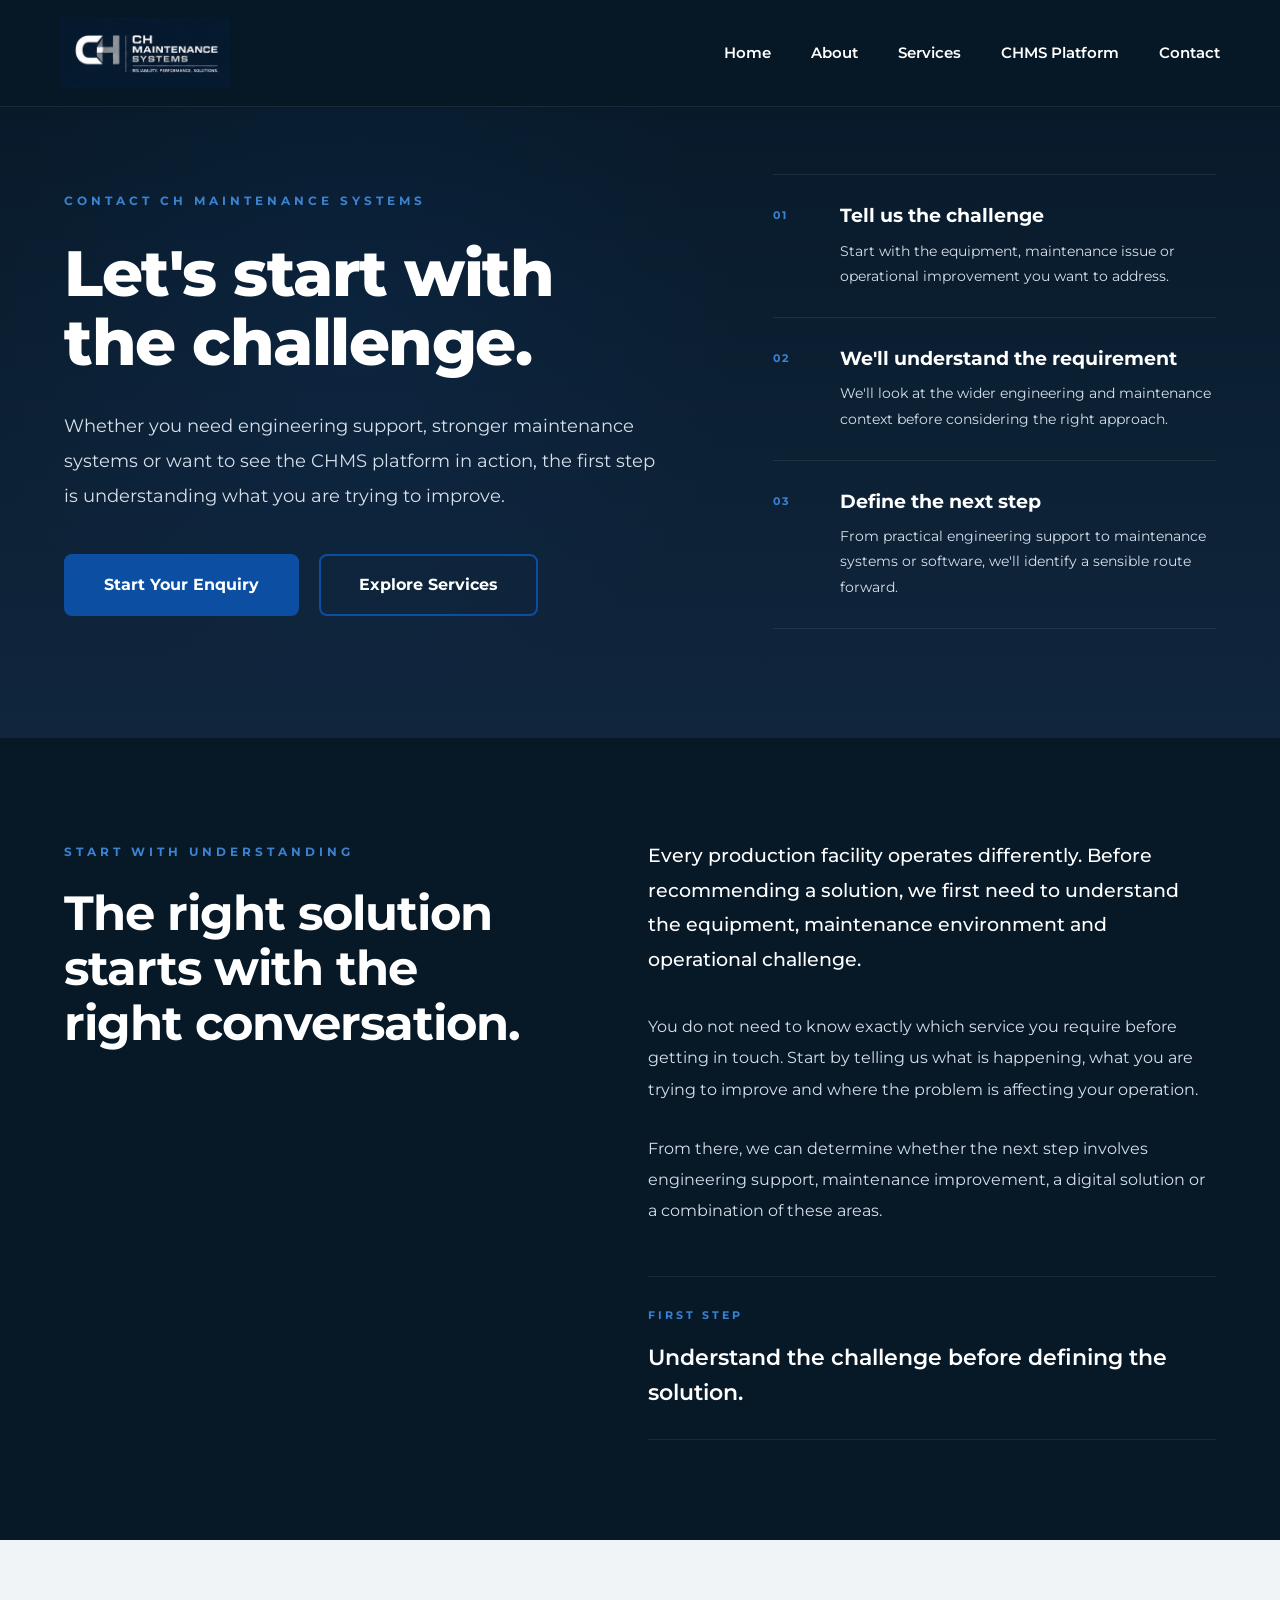
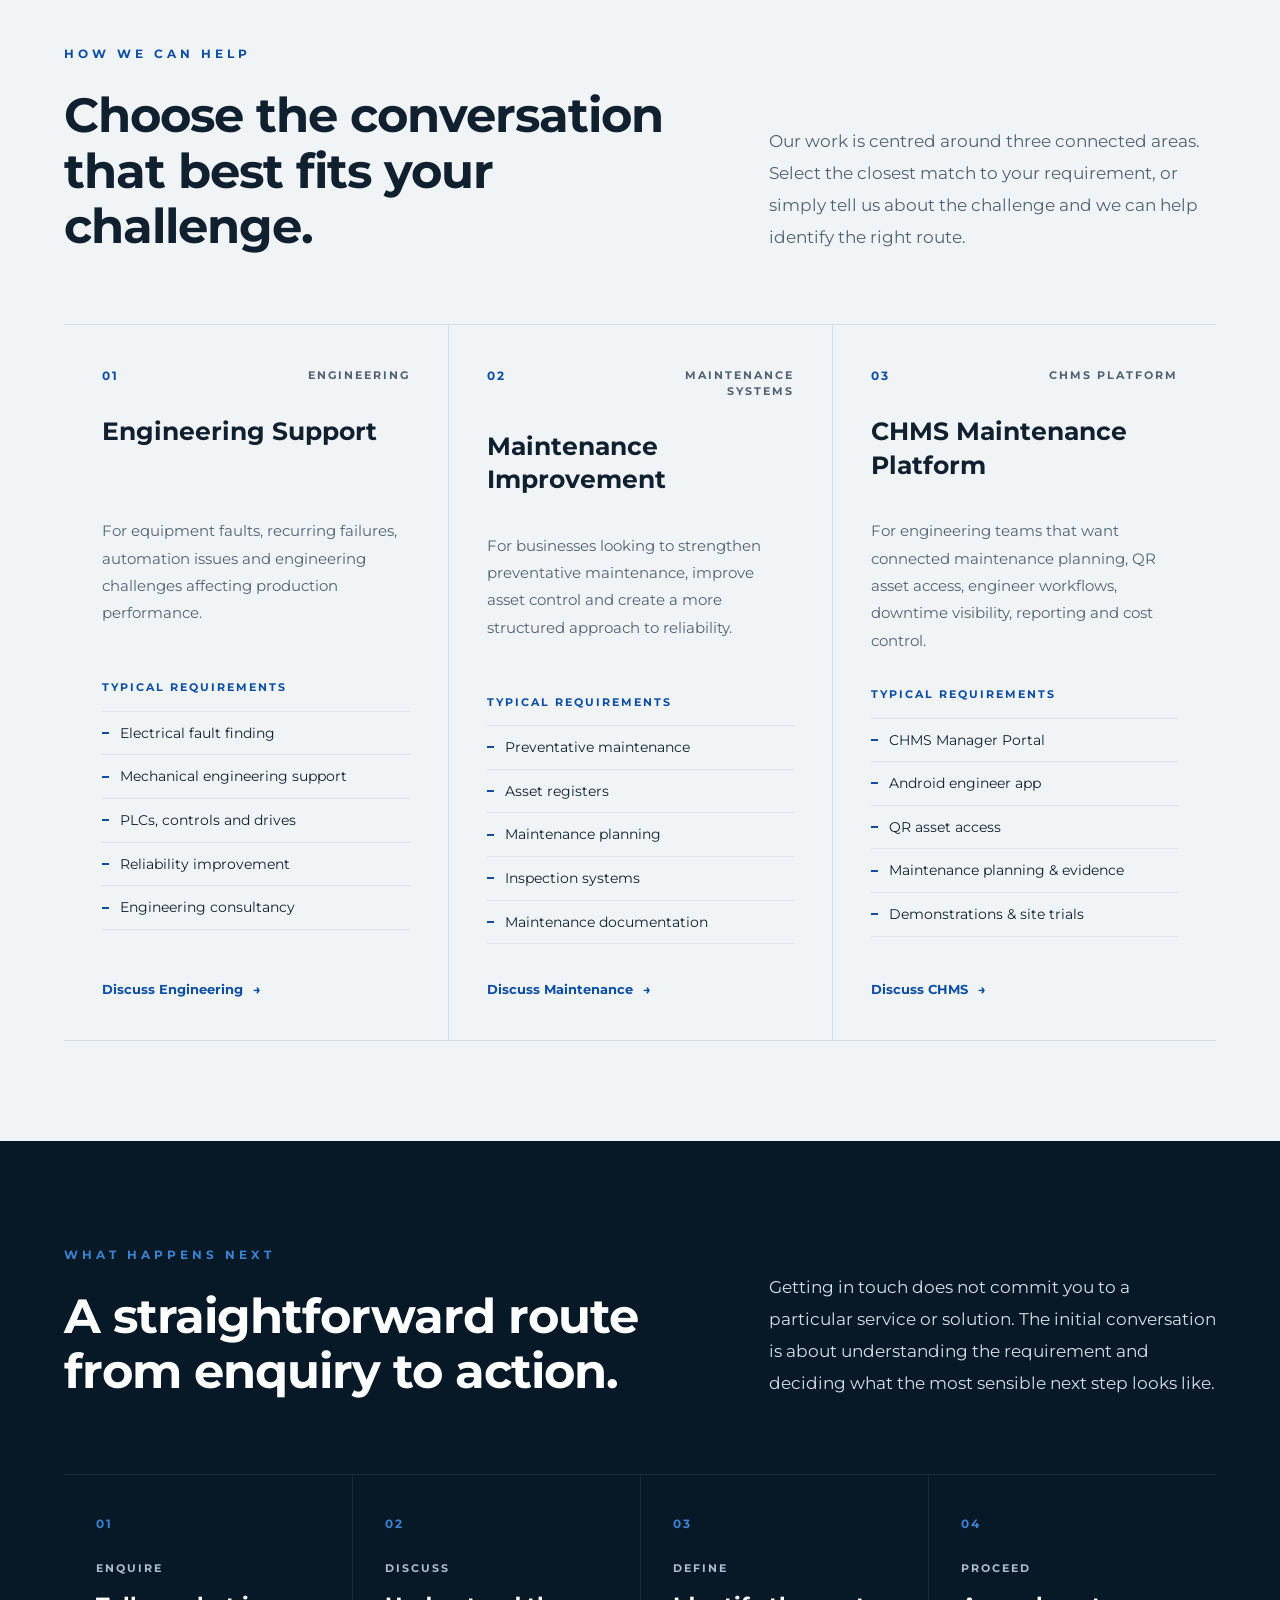
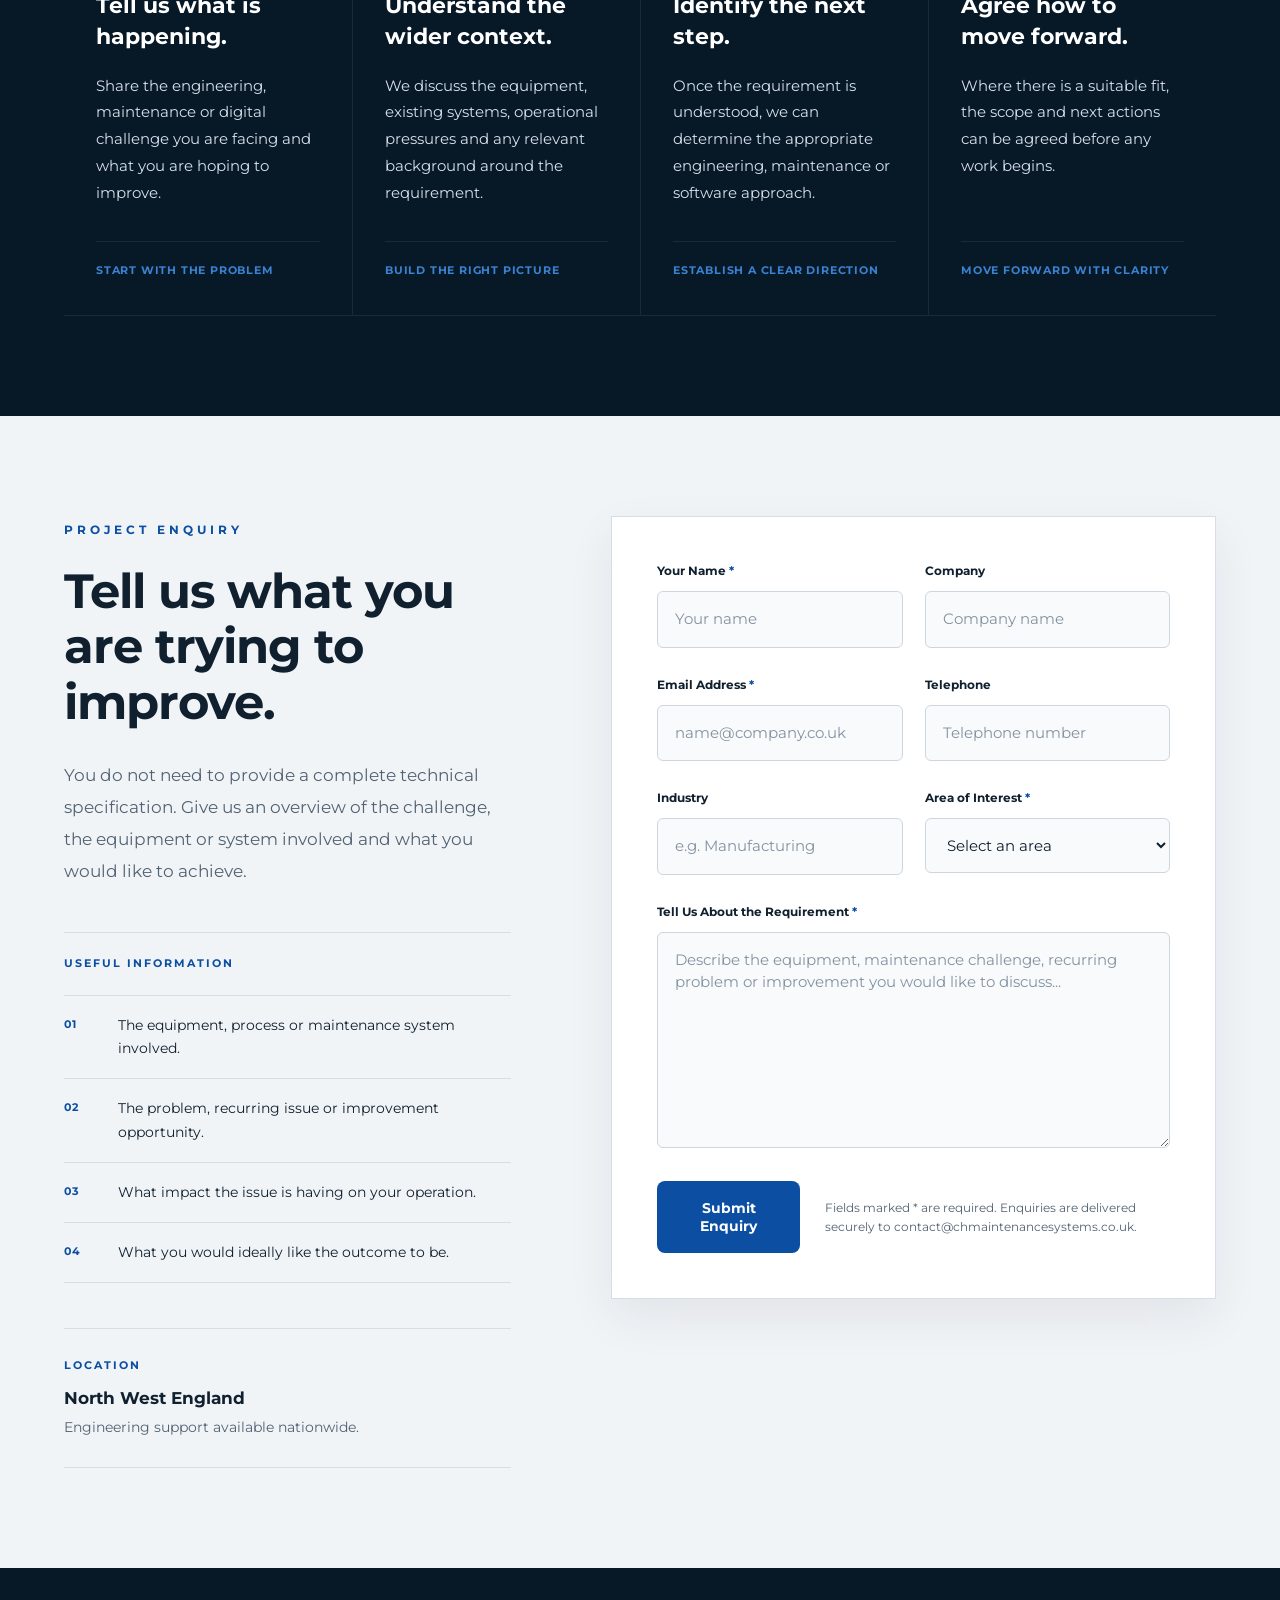
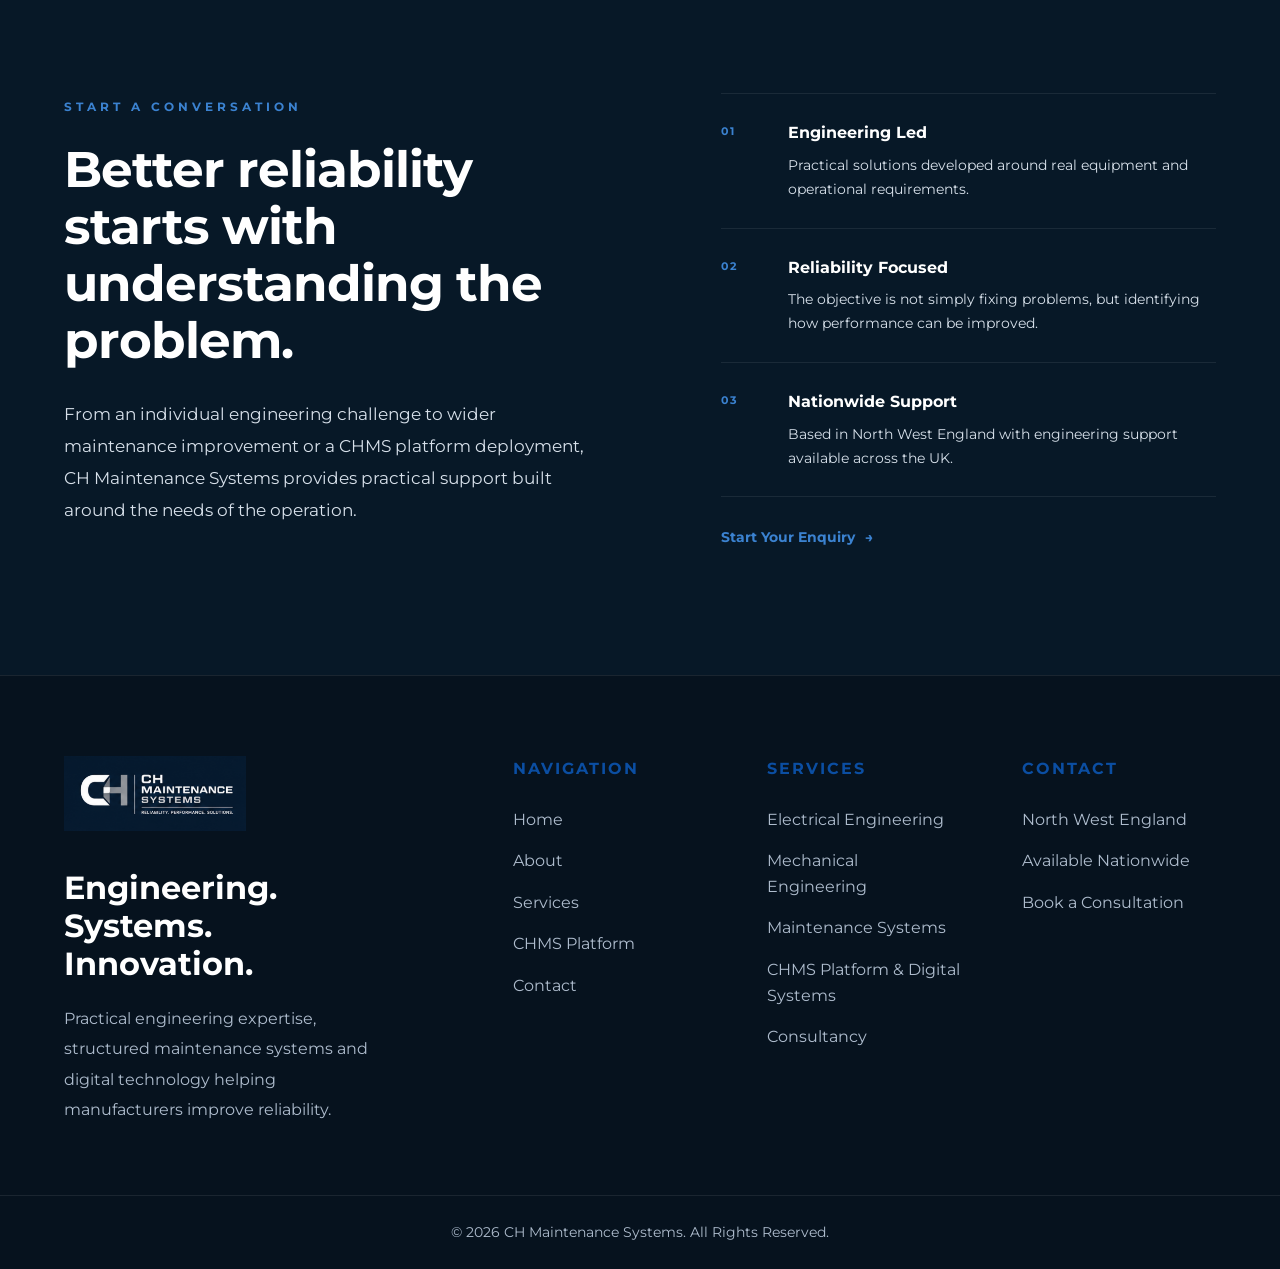
<file: contact.html>
<!DOCTYPE html>
<html lang="en">

<head>

    <meta charset="UTF-8">

    <meta name="viewport" content="width=device-width, initial-scale=1.0">

    <title>Contact | CH Maintenance Systems</title>

    
    <meta name="description" content="Contact CH Maintenance Systems to discuss industrial engineering support, maintenance improvement, a CHMS demonstration or a controlled site trial.">

    <link rel="canonical" href="https://chmaintenancesystems.co.uk/contact.html">
    <link rel="icon" type="image/png" sizes="32x32" href="images/favicon-32.png">
    <link rel="apple-touch-icon" href="images/apple-touch-icon.png">
<link rel="preconnect" href="https://fonts.googleapis.com">

    <link rel="preconnect" href="https://fonts.gstatic.com" crossorigin>

    <link
        href="https://fonts.googleapis.com/css2?family=Montserrat:wght@300;400;500;600;700;800&display=swap"
        rel="stylesheet"
    >

    <link rel="stylesheet" href="css/style.css">


    <link rel="stylesheet" href="css/chms-product.css">
</head>

<body>

<!-- =====================================================
NAVIGATION
===================================================== -->

<nav>

    <div class="logo">
        <img src="images/Logo.png" alt="CH Maintenance Systems">
    </div>

    <ul>
        <li><a href="index.html">Home</a></li>
        <li><a href="about.html">About</a></li>
        <li><a href="services.html">Services</a></li>
        <li><a href="software.html">CHMS Platform</a></li>
        <li><a href="contact.html" class="active">Contact</a></li>
    </ul>

</nav>


<!-- =====================================================
     CONTACT PAGE HERO
===================================================== -->

<header class="contact-page-hero">

    <div class="container">

        <div class="contact-hero-grid">


            <!-- Main Content -->

            <div class="contact-hero-content">

                <span class="contact-hero-label">
                    Contact CH Maintenance Systems
                </span>

                <h1>
                    Let's start with
                    the challenge.
                </h1>

                <p>
                    Whether you need engineering support, stronger maintenance
                    systems or want to see the CHMS platform in action, the first
                    step is understanding what you are trying to improve.
                </p>


                <div class="contact-hero-buttons">

                    <a href="#contact-form" class="btn">
                        Start Your Enquiry
                    </a>

                    <a href="services.html" class="btn-outline">
                        Explore Services
                    </a>

                </div>

            </div>


            <!-- Contact Principles -->

            <div class="contact-hero-principles">


                <div class="contact-hero-principle">

                    <span class="contact-hero-number">
                        01
                    </span>

                    <div>

                        <h3>
                            Tell us the challenge
                        </h3>

                        <p>
                            Start with the equipment, maintenance issue or
                            operational improvement you want to address.
                        </p>

                    </div>

                </div>


                <div class="contact-hero-principle">

                    <span class="contact-hero-number">
                        02
                    </span>

                    <div>

                        <h3>
                            We'll understand the requirement
                        </h3>

                        <p>
                            We'll look at the wider engineering and maintenance
                            context before considering the right approach.
                        </p>

                    </div>

                </div>


                <div class="contact-hero-principle">

                    <span class="contact-hero-number">
                        03
                    </span>

                    <div>

                        <h3>
                            Define the next step
                        </h3>

                        <p>
                            From practical engineering support to maintenance
                            systems or software, we'll identify a sensible route forward.
                        </p>

                    </div>

                </div>


            </div>

        </div>

    </div>

</header>

<!-- =====================================================
     CONTACT - INTRODUCTION
===================================================== -->

<section class="section section-dark contact-overview">

    <div class="container">

        <div class="contact-overview-grid">


            <!-- Main Statement -->

            <div class="contact-overview-heading">

                <span class="contact-overview-label">
                    Start With Understanding
                </span>

                <h2>
                    The right solution starts
                    with the right conversation.
                </h2>

            </div>


            <!-- Overview Content -->

            <div class="contact-overview-content">

                <p class="contact-overview-lead">
                    Every production facility operates differently. Before
                    recommending a solution, we first need to understand the
                    equipment, maintenance environment and operational challenge.
                </p>

                <p>
                    You do not need to know exactly which service you require
                    before getting in touch. Start by telling us what is happening,
                    what you are trying to improve and where the problem is affecting
                    your operation.
                </p>

                <p>
                    From there, we can determine whether the next step involves
                    engineering support, maintenance improvement, a digital
                    solution or a combination of these areas.
                </p>


                <!-- Contact Principle -->

                <div class="contact-overview-statement">

                    <span>
                        First Step
                    </span>

                    <strong>
                        Understand the challenge before defining the solution.
                    </strong>

                </div>

            </div>


        </div>

    </div>

</section>

<!-- =====================================================
     CONTACT - ENQUIRY ROUTES
===================================================== -->

<section class="section section-light contact-routes">

    <div class="container">


        <!-- Section Header -->

        <div class="contact-routes-header">

            <div class="contact-routes-heading">

                <span class="contact-routes-label">
                    How We Can Help
                </span>

                <h2>
                    Choose the conversation
                    that best fits your challenge.
                </h2>

            </div>


            <div class="contact-routes-intro">

                <p>
                    Our work is centred around three connected areas.
                    Select the closest match to your requirement, or simply
                    tell us about the challenge and we can help identify
                    the right route.
                </p>

            </div>

        </div>


        <!-- Enquiry Routes -->

        <div class="contact-routes-grid">


            <!-- Engineering -->

            <article class="contact-route">

                <div class="contact-route-top">

                    <span class="contact-route-number">
                        01
                    </span>

                    <span class="contact-route-category">
                        Engineering
                    </span>

                </div>


                <h3>
                    Engineering Support
                </h3>

                <p>
                    For equipment faults, recurring failures, automation
                    issues and engineering challenges affecting production
                    performance.
                </p>


                <div class="contact-route-focus">

                    <span>
                        Typical Requirements
                    </span>

                    <ul>

                        <li>
                            Electrical fault finding
                        </li>

                        <li>
                            Mechanical engineering support
                        </li>

                        <li>
                            PLCs, controls and drives
                        </li>

                        <li>
                            Reliability improvement
                        </li>

                        <li>
                            Engineering consultancy
                        </li>

                    </ul>

                </div>


                <a href="#contact-form"
                   class="contact-route-link">

                    Discuss Engineering

                    <span aria-hidden="true">
                        →
                    </span>

                </a>

            </article>


            <!-- Maintenance Systems -->

            <article class="contact-route">

                <div class="contact-route-top">

                    <span class="contact-route-number">
                        02
                    </span>

                    <span class="contact-route-category">
                        Maintenance Systems
                    </span>

                </div>


                <h3>
                    Maintenance Improvement
                </h3>

                <p>
                    For businesses looking to strengthen preventative
                    maintenance, improve asset control and create a more
                    structured approach to reliability.
                </p>


                <div class="contact-route-focus">

                    <span>
                        Typical Requirements
                    </span>

                    <ul>

                        <li>
                            Preventative maintenance
                        </li>

                        <li>
                            Asset registers
                        </li>

                        <li>
                            Maintenance planning
                        </li>

                        <li>
                            Inspection systems
                        </li>

                        <li>
                            Maintenance documentation
                        </li>

                    </ul>

                </div>


                <a href="#contact-form"
                   class="contact-route-link">

                    Discuss Maintenance

                    <span aria-hidden="true">
                        →
                    </span>

                </a>

            </article>


            <!-- CHMS Platform -->

            <article class="contact-route">

                <div class="contact-route-top">

                    <span class="contact-route-number">
                        03
                    </span>

                    <span class="contact-route-category">
                        CHMS Platform
                    </span>

                </div>


                <h3>
                    CHMS Maintenance Platform
                </h3>

                <p>
                    For engineering teams that want connected maintenance planning,
                    QR asset access, engineer workflows, downtime visibility,
                    reporting and cost control.
                </p>


                <div class="contact-route-focus">

                    <span>
                        Typical Requirements
                    </span>

                    <ul>

                        <li>
                            CHMS Manager Portal
                        </li>

                        <li>
                            Android engineer app
                        </li>

                        <li>
                            QR asset access
                        </li>

                        <li>
                            Maintenance planning &amp; evidence
                        </li>

                        <li>
                            Demonstrations &amp; site trials
                        </li>

                    </ul>

                </div>


                <a href="#contact-form"
                   class="contact-route-link">

                    Discuss CHMS

                    <span aria-hidden="true">
                        →
                    </span>

                </a>

            </article>


        </div>

    </div>

</section>

<!-- =====================================================
     CONTACT - WHAT HAPPENS NEXT
===================================================== -->

<section class="section section-dark contact-process">

    <div class="container">


        <!-- Section Header -->

        <div class="contact-process-header">

            <div class="contact-process-heading">

                <span class="contact-process-label">
                    What Happens Next
                </span>

                <h2>
                    A straightforward route
                    from enquiry to action.
                </h2>

            </div>


            <div class="contact-process-intro">

                <p>
                    Getting in touch does not commit you to a particular
                    service or solution. The initial conversation is about
                    understanding the requirement and deciding what the
                    most sensible next step looks like.
                </p>

            </div>

        </div>


        <!-- Process -->

        <div class="contact-process-grid">


            <!-- Step 01 -->

            <article class="contact-process-step">

                <div class="contact-process-number">
                    01
                </div>

                <span class="contact-process-stage">
                    Enquire
                </span>

                <h3>
                    Tell us what is happening.
                </h3>

                <p>
                    Share the engineering, maintenance or digital challenge
                    you are facing and what you are hoping to improve.
                </p>

                <div class="contact-process-result">
                    Start with the problem
                </div>

            </article>


            <!-- Step 02 -->

            <article class="contact-process-step">

                <div class="contact-process-number">
                    02
                </div>

                <span class="contact-process-stage">
                    Discuss
                </span>

                <h3>
                    Understand the wider context.
                </h3>

                <p>
                    We discuss the equipment, existing systems, operational
                    pressures and any relevant background around the requirement.
                </p>

                <div class="contact-process-result">
                    Build the right picture
                </div>

            </article>


            <!-- Step 03 -->

            <article class="contact-process-step">

                <div class="contact-process-number">
                    03
                </div>

                <span class="contact-process-stage">
                    Define
                </span>

                <h3>
                    Identify the next step.
                </h3>

                <p>
                    Once the requirement is understood, we can determine the
                    appropriate engineering, maintenance or software approach.
                </p>

                <div class="contact-process-result">
                    Establish a clear direction
                </div>

            </article>


            <!-- Step 04 -->

            <article class="contact-process-step">

                <div class="contact-process-number">
                    04
                </div>

                <span class="contact-process-stage">
                    Proceed
                </span>

                <h3>
                    Agree how to move forward.
                </h3>

                <p>
                    Where there is a suitable fit, the scope and next actions
                    can be agreed before any work begins.
                </p>

                <div class="contact-process-result">
                    Move forward with clarity
                </div>

            </article>


        </div>

    </div>

</section>

<!-- =====================================================
     CONTACT - PROJECT ENQUIRY
===================================================== -->

<section id="contact-form"
         class="section section-light contact-enquiry">

    <div class="container">

        <div class="contact-enquiry-grid">


            <!-- =================================================
                 ENQUIRY INFORMATION
            ================================================== -->

            <div class="contact-enquiry-info">

                <span class="contact-enquiry-label">
                    Project Enquiry
                </span>

                <h2>
                    Tell us what you
                    are trying to improve.
                </h2>

                <p class="contact-enquiry-lead">
                    You do not need to provide a complete technical specification.
                    Give us an overview of the challenge, the equipment or system
                    involved and what you would like to achieve.
                </p>


                <!-- Helpful Information -->

                <div class="contact-enquiry-guidance">

                    <span class="contact-enquiry-guidance-label">
                        Useful Information
                    </span>


                    <div class="contact-enquiry-guide">

                        <span>
                            01
                        </span>

                        <p>
                            The equipment, process or maintenance system involved.
                        </p>

                    </div>


                    <div class="contact-enquiry-guide">

                        <span>
                            02
                        </span>

                        <p>
                            The problem, recurring issue or improvement opportunity.
                        </p>

                    </div>


                    <div class="contact-enquiry-guide">

                        <span>
                            03
                        </span>

                        <p>
                            What impact the issue is having on your operation.
                        </p>

                    </div>


                    <div class="contact-enquiry-guide">

                        <span>
                            04
                        </span>

                        <p>
                            What you would ideally like the outcome to be.
                        </p>

                    </div>

                </div>


                <!-- Availability -->

                <div class="contact-enquiry-availability">

                    <span>
                        Location
                    </span>

                    <strong>
                        North West England
                    </strong>

                    <p>
                        Engineering support available nationwide.
                    </p>

                </div>

            </div>


            <!-- =================================================
                 ENQUIRY FORM
            ================================================== -->

            <div class="contact-enquiry-form-wrap">

                <form class="contact-enquiry-form"
                      id="project-enquiry-form"
                      action="https://portal.chmaintenancesystems.co.uk/api/v1/public/contact-enquiry"
                      method="post"
                      novalidate>

                    <div class="chms-contact-honeypot" aria-hidden="true">
                        <label for="contact-website">Website</label>
                        <input id="contact-website" name="website" type="text" tabindex="-1" autocomplete="off">
                    </div>


                    <!-- Name / Company -->

                    <div class="contact-form-row">

                        <div class="contact-form-field">

                            <label for="contact-name">
                                Your Name
                                <span>*</span>
                            </label>

                            <input
                                type="text"
                                id="contact-name"
                                name="name"
                                autocomplete="name"
                                placeholder="Your name"
                                required
                            >

                        </div>


                        <div class="contact-form-field">

                            <label for="contact-company">
                                Company
                            </label>

                            <input
                                type="text"
                                id="contact-company"
                                name="company"
                                autocomplete="organization"
                                placeholder="Company name"
                            >

                        </div>

                    </div>


                    <!-- Email / Telephone -->

                    <div class="contact-form-row">

                        <div class="contact-form-field">

                            <label for="contact-email">
                                Email Address
                                <span>*</span>
                            </label>

                            <input
                                type="email"
                                id="contact-email"
                                name="email"
                                autocomplete="email"
                                placeholder="name@company.co.uk"
                                required
                            >

                        </div>


                        <div class="contact-form-field">

                            <label for="contact-telephone">
                                Telephone
                            </label>

                            <input
                                type="tel"
                                id="contact-telephone"
                                name="telephone"
                                autocomplete="tel"
                                placeholder="Telephone number"
                            >

                        </div>

                    </div>


                    <!-- Industry / Service -->

                    <div class="contact-form-row">

                        <div class="contact-form-field">

                            <label for="contact-industry">
                                Industry
                            </label>

                            <input
                                type="text"
                                id="contact-industry"
                                name="industry"
                                placeholder="e.g. Manufacturing"
                            >

                        </div>


                        <div class="contact-form-field">

                            <label for="contact-service">
                                Area of Interest
                                <span>*</span>
                            </label>

                            <select
                                id="contact-service"
                                name="service"
                                required
                            >

                                <option value="" selected disabled>
                                    Select an area
                                </option>

                                <option value="engineering">
                                    Engineering Support
                                </option>

                                <option value="maintenance-systems">
                                    Maintenance Systems
                                </option>

                                <option value="chms-platform">
                                    CHMS Platform / Site Trial
                                </option>

                                <option value="multiple">
                                    Multiple Areas
                                </option>

                                <option value="unsure">
                                    Not Sure Yet
                                </option>

                            </select>

                        </div>

                    </div>


                    <!-- Project Details -->

                    <div class="contact-form-field contact-form-message">

                        <label for="contact-message">
                            Tell Us About the Requirement
                            <span>*</span>
                        </label>

                        <textarea
                            id="contact-message"
                            name="message"
                            rows="8"
                            placeholder="Describe the equipment, maintenance challenge, recurring problem or improvement you would like to discuss..."
                            required
                        ></textarea>

                    </div>


                    <!-- Submit Area -->

                    <div class="contact-form-submit">

                        <button class="btn"
                                type="submit">

                            Submit Enquiry

                        </button>


                        <p>
                            Fields marked * are required. Enquiries are delivered securely to contact@chmaintenancesystems.co.uk.
                        </p>

                        <p id="contact-form-status" class="chms-contact-status" role="status" aria-live="polite"></p>

                    </div>


                </form>

            </div>


        </div>

    </div>

</section>

<!-- =====================================================
     CONTACT - FINAL CTA
===================================================== -->

<section class="section section-dark contact-final">

    <div class="container">

        <div class="contact-final-inner">


            <!-- Main Message -->

            <div class="contact-final-content">

                <span class="contact-final-label">
                    Start a Conversation
                </span>

                <h2>
                    Better reliability starts
                    with understanding the problem.
                </h2>

                <p>
                    From an individual engineering challenge to wider maintenance
                    improvement or a CHMS platform deployment, CH Maintenance Systems
                    provides practical support built around the needs of the operation.
                </p>

            </div>


            <!-- Supporting Information -->

            <div class="contact-final-details">


                <div class="contact-final-detail">

                    <span>
                        01
                    </span>

                    <div>

                        <strong>
                            Engineering Led
                        </strong>

                        <p>
                            Practical solutions developed around real
                            equipment and operational requirements.
                        </p>

                    </div>

                </div>


                <div class="contact-final-detail">

                    <span>
                        02
                    </span>

                    <div>

                        <strong>
                            Reliability Focused
                        </strong>

                        <p>
                            The objective is not simply fixing problems,
                            but identifying how performance can be improved.
                        </p>

                    </div>

                </div>


                <div class="contact-final-detail">

                    <span>
                        03
                    </span>

                    <div>

                        <strong>
                            Nationwide Support
                        </strong>

                        <p>
                            Based in North West England with engineering
                            support available across the UK.
                        </p>

                    </div>

                </div>


                <a href="#contact-form"
                   class="contact-final-link">

                    Start Your Enquiry

                    <span aria-hidden="true">
                        →
                    </span>

                </a>


            </div>


        </div>

    </div>

</section>
    
<!-- =====================================================
     FOOTER
===================================================== -->

<footer class="footer">

    <div class="container footer-grid">

        <!-- Company -->

        <div class="footer-column">

            <img src="images/Logo.png"
                 alt="CH Maintenance Systems"
                 class="footer-logo">

            <h3>

                Engineering.
                <br>
                Systems.
                <br>
                Innovation.

            </h3>

            <p>

                Practical engineering expertise,
                structured maintenance systems
                and digital technology helping
                manufacturers improve reliability.

            </p>

        </div>

        <!-- Navigation -->

        <div class="footer-column">

            <h4>

                Navigation

            </h4>

            <ul>

                <li><a href="index.html">Home</a></li>

                <li><a href="about.html">About</a></li>

                <li><a href="services.html">Services</a></li>

                <li><a href="software.html">CHMS Platform</a></li>

                <li><a href="contact.html">Contact</a></li>

            </ul>

        </div>

        <!-- Services -->

        <div class="footer-column">

            <h4>

                Services

            </h4>

            <ul>

                <li>Electrical Engineering</li>

                <li>Mechanical Engineering</li>

                <li>Maintenance Systems</li>

                <li>CHMS Platform &amp; Digital Systems</li>

                <li>Consultancy</li>

            </ul>

        </div>

        <!-- Contact -->

        <div class="footer-column">

            <h4>

                Contact

            </h4>

            <ul>

                <li>North West England</li>

                <li>Available Nationwide</li>

                <li>
                    <a href="contact.html">
                        Book a Consultation
                    </a>
                </li>

            </ul>

        </div>

    </div>

    <div class="footer-bottom">

        <div class="container">

            <p>

                © 2026 CH Maintenance Systems.
                All Rights Reserved.

            </p>

        </div>

    </div>

</footer>

<script src="js/contact.js" defer></script>

</body>

</html>
</file>
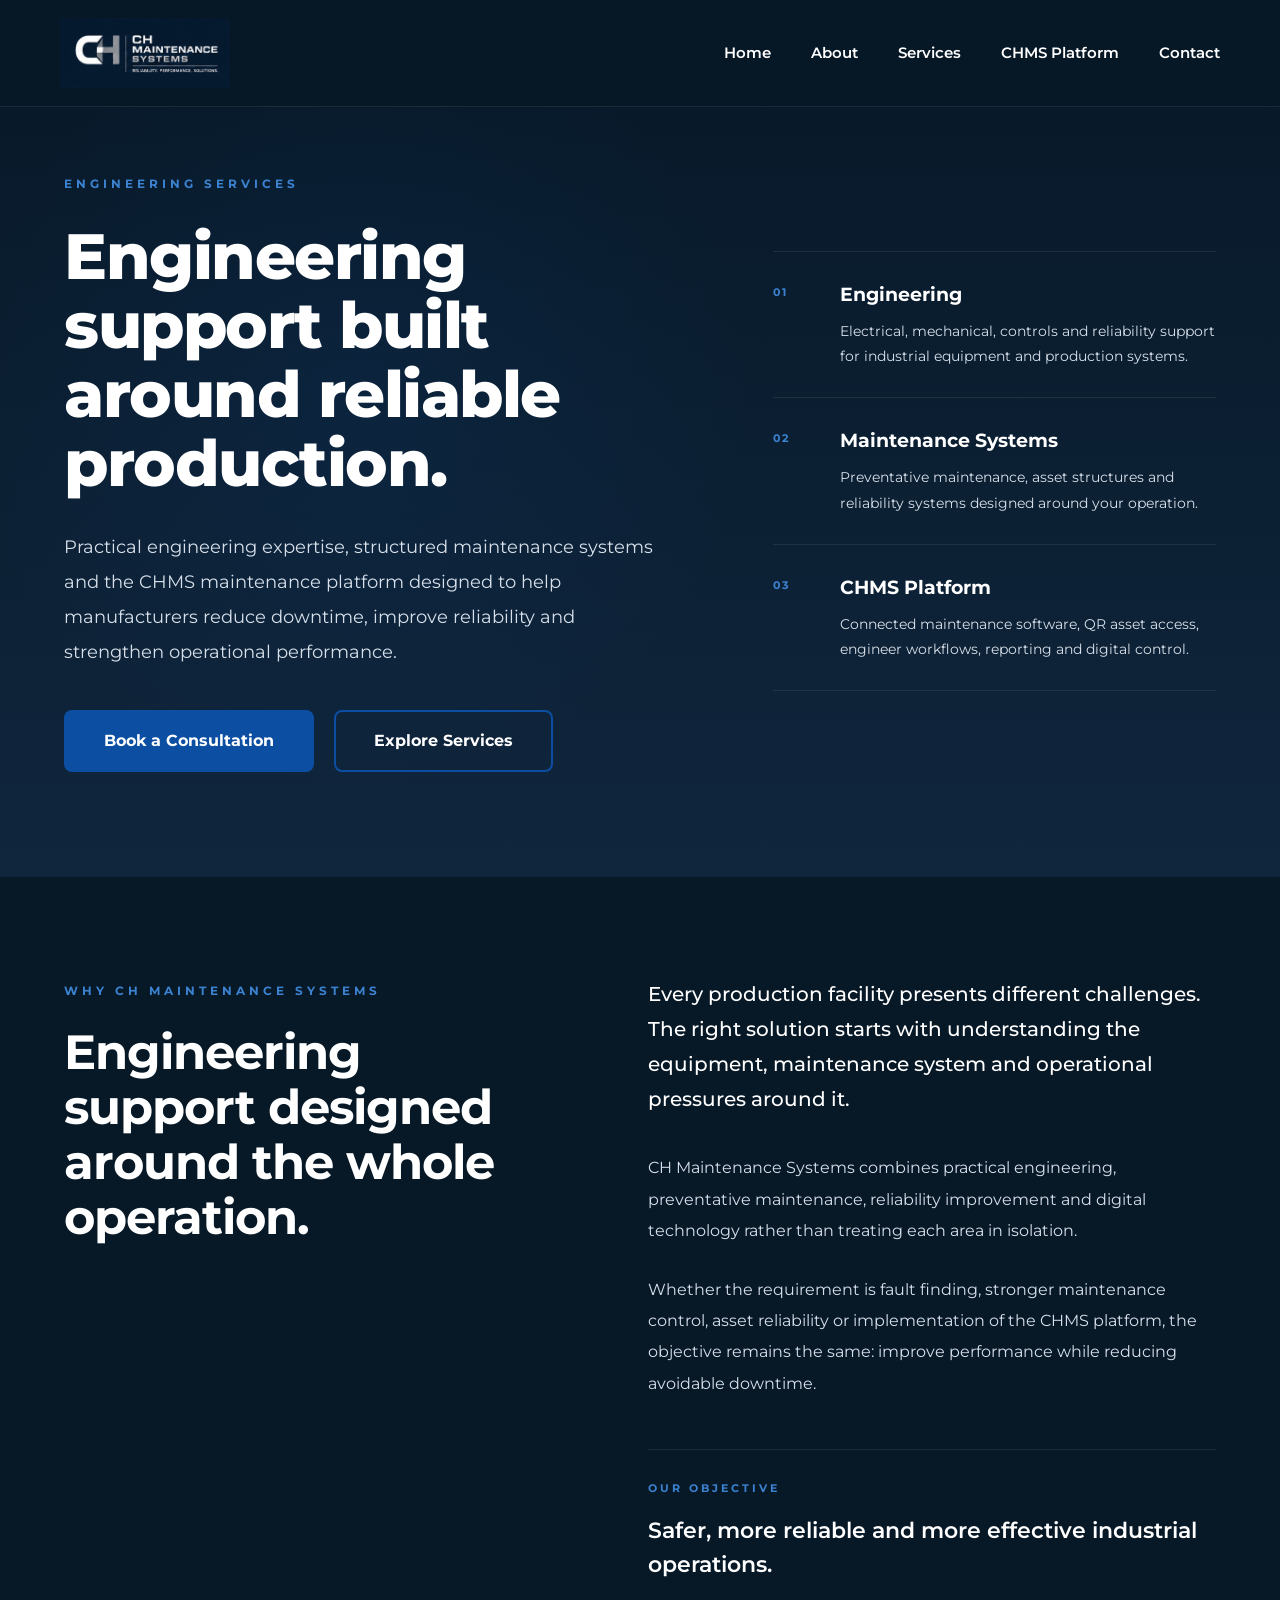
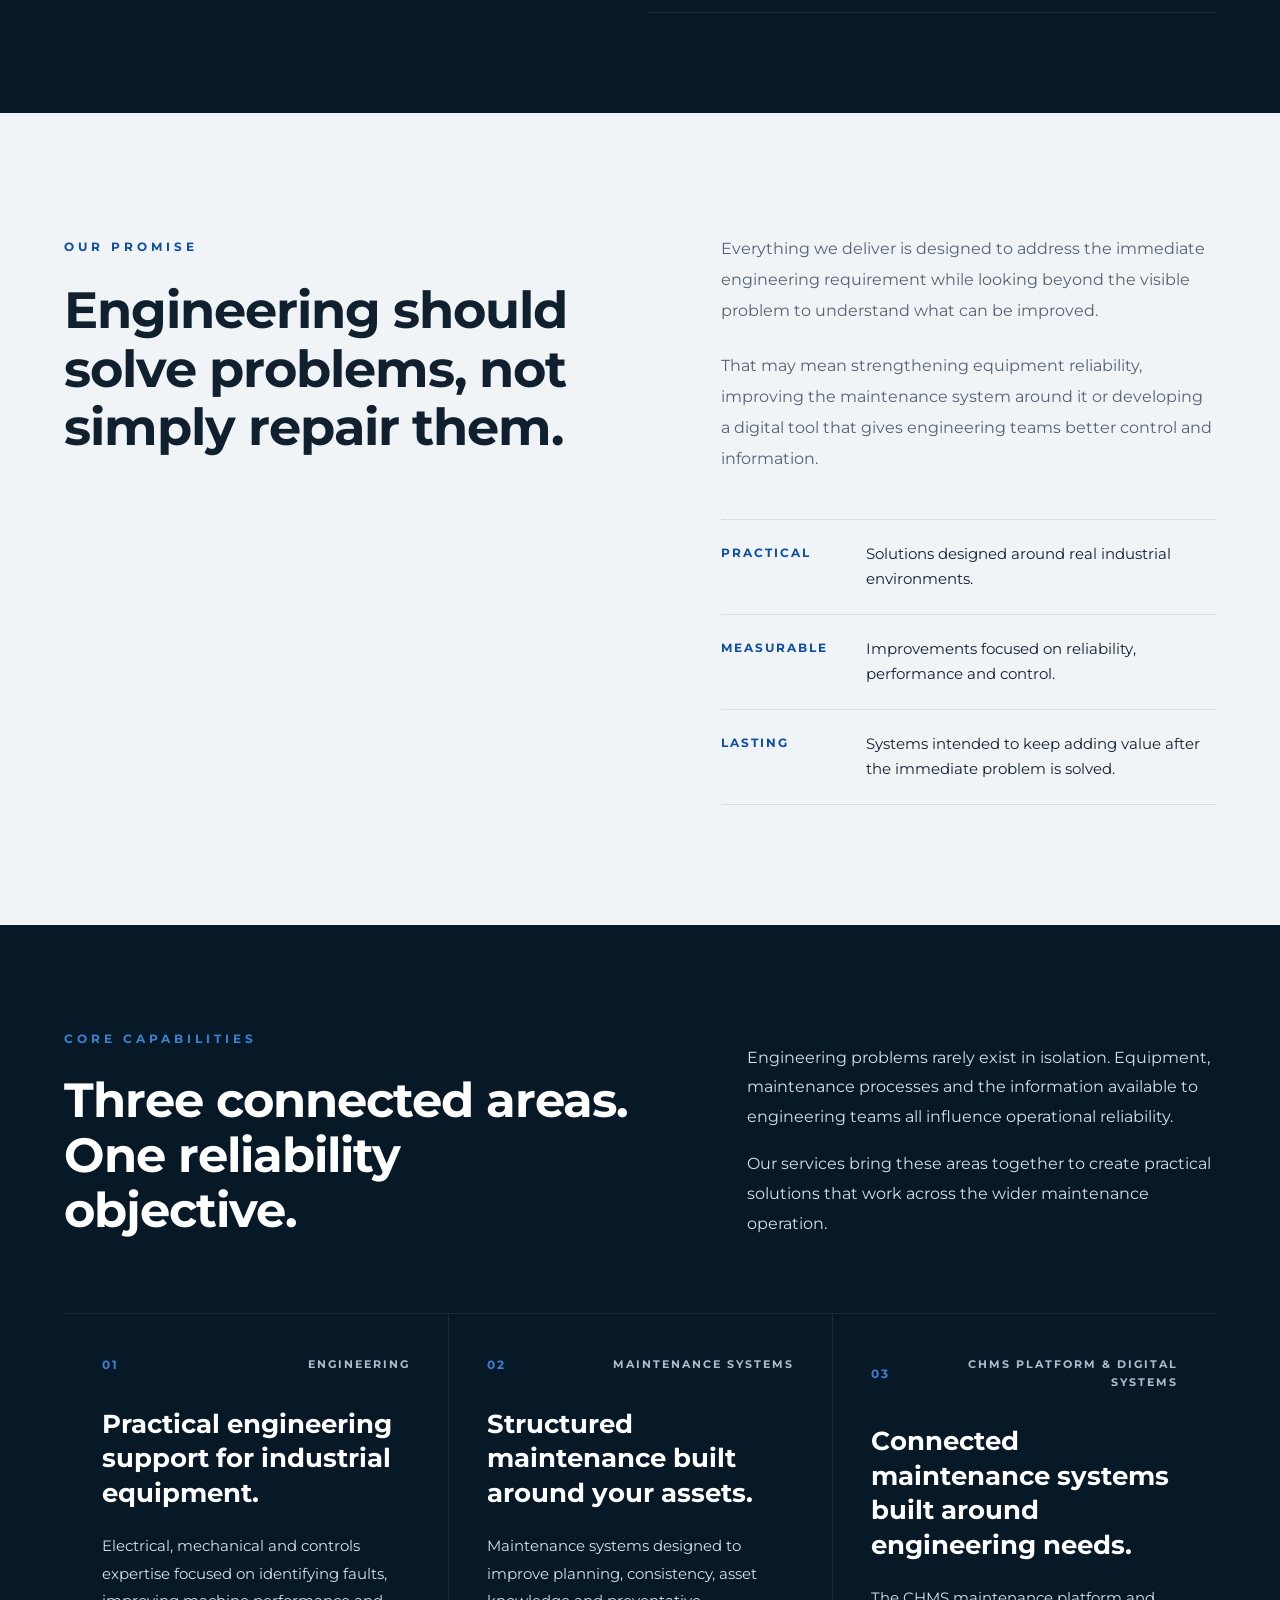
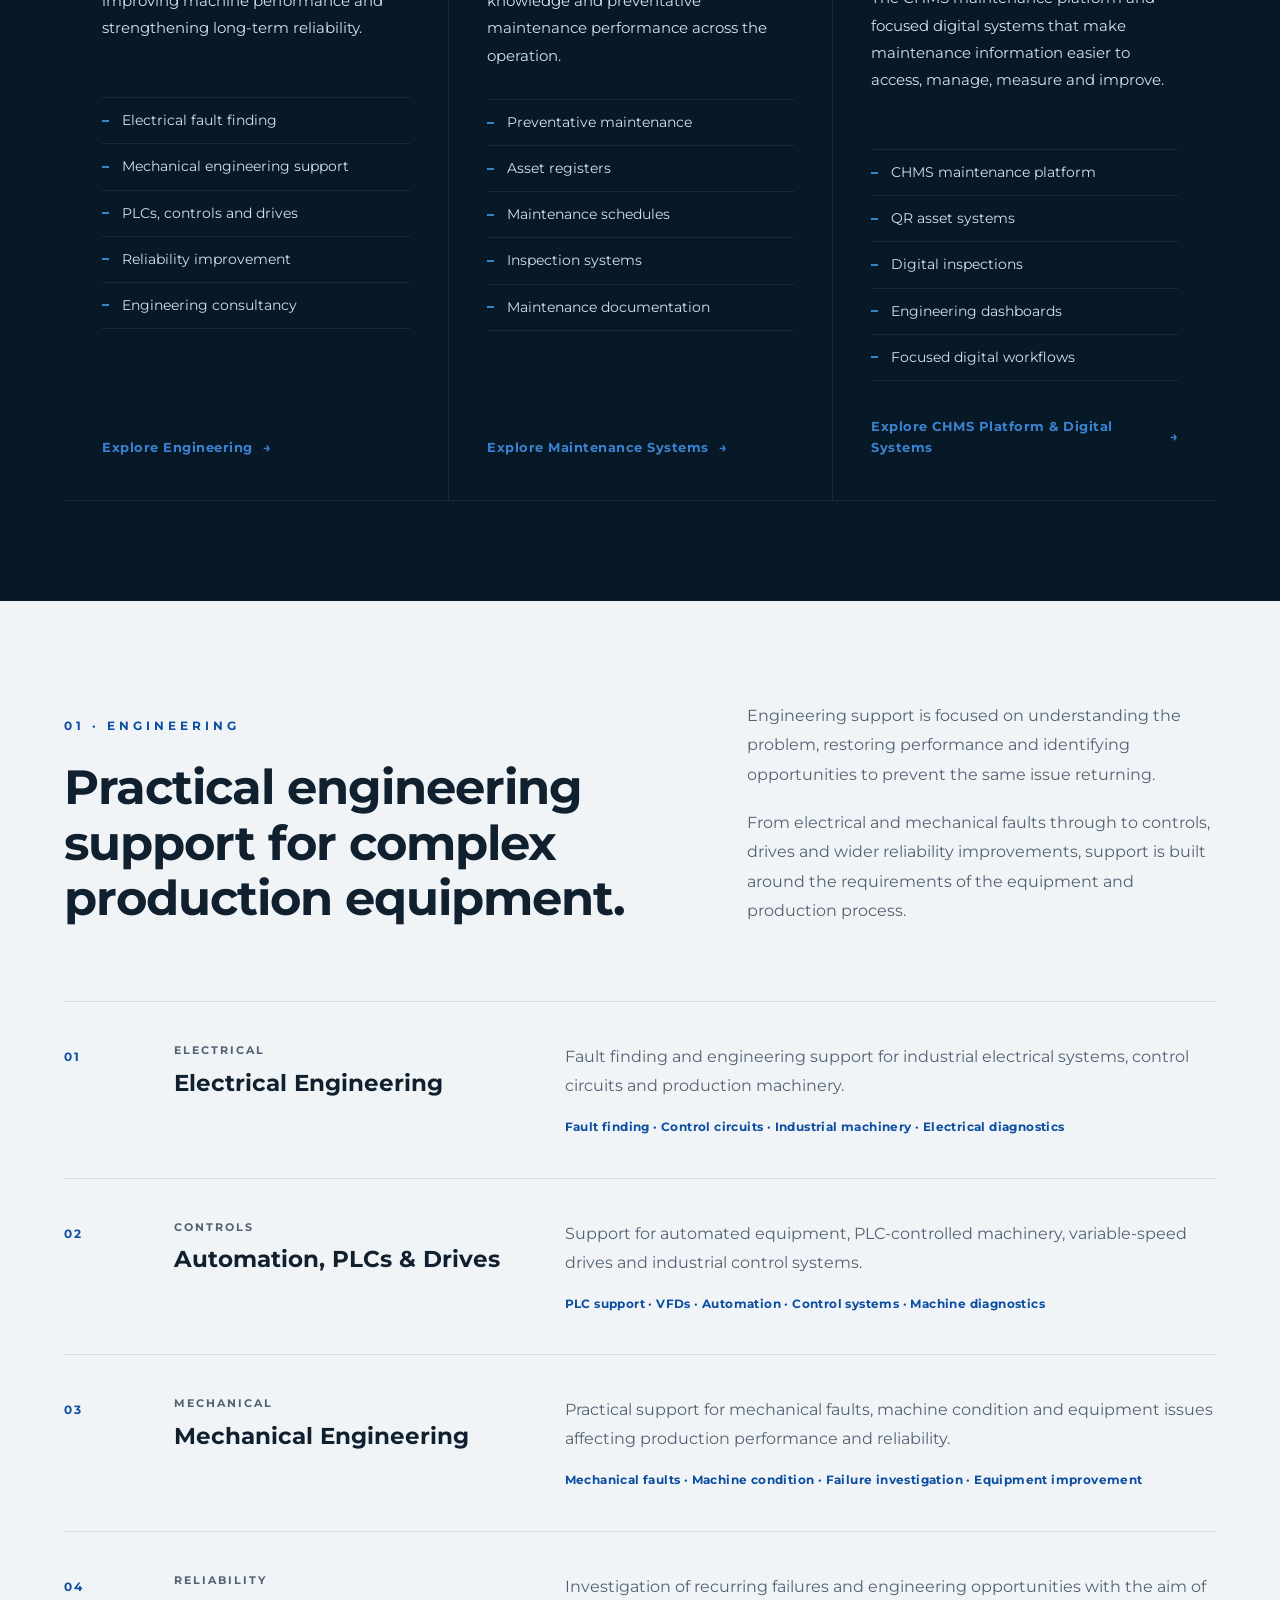
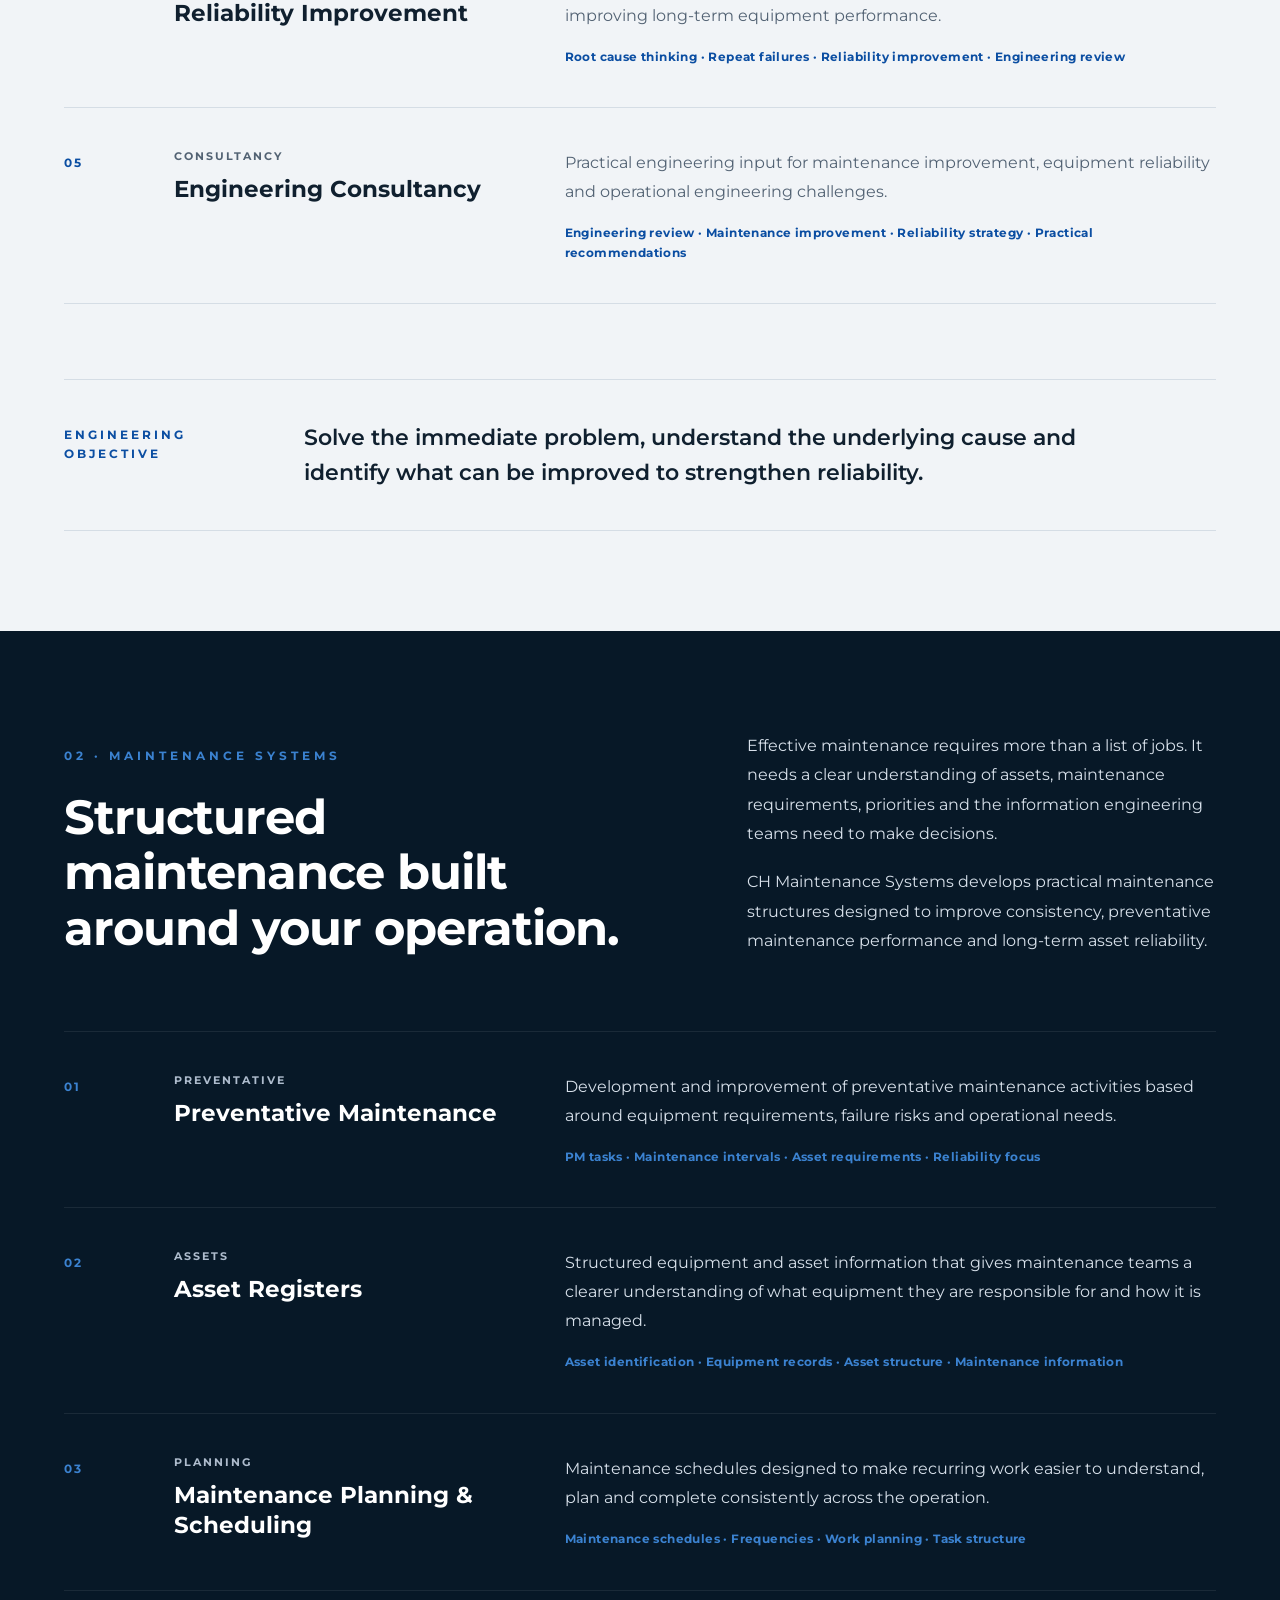
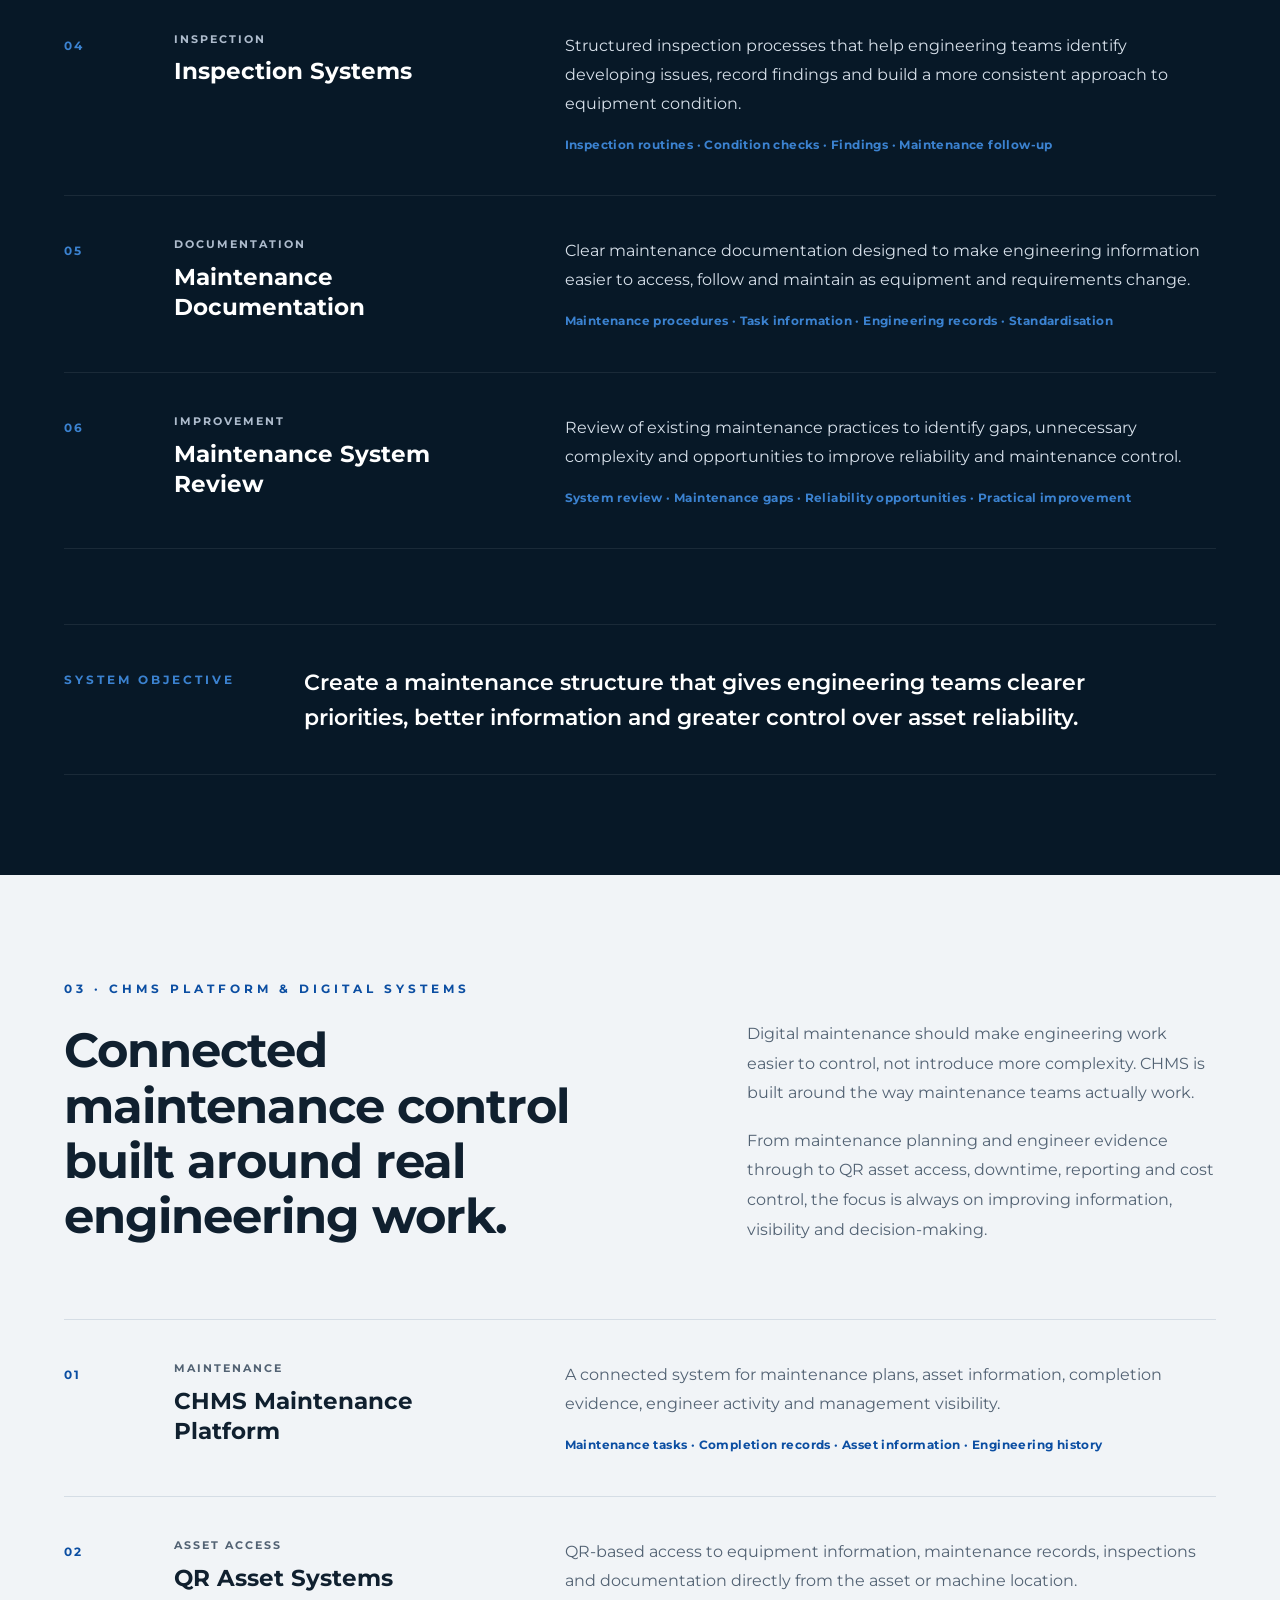
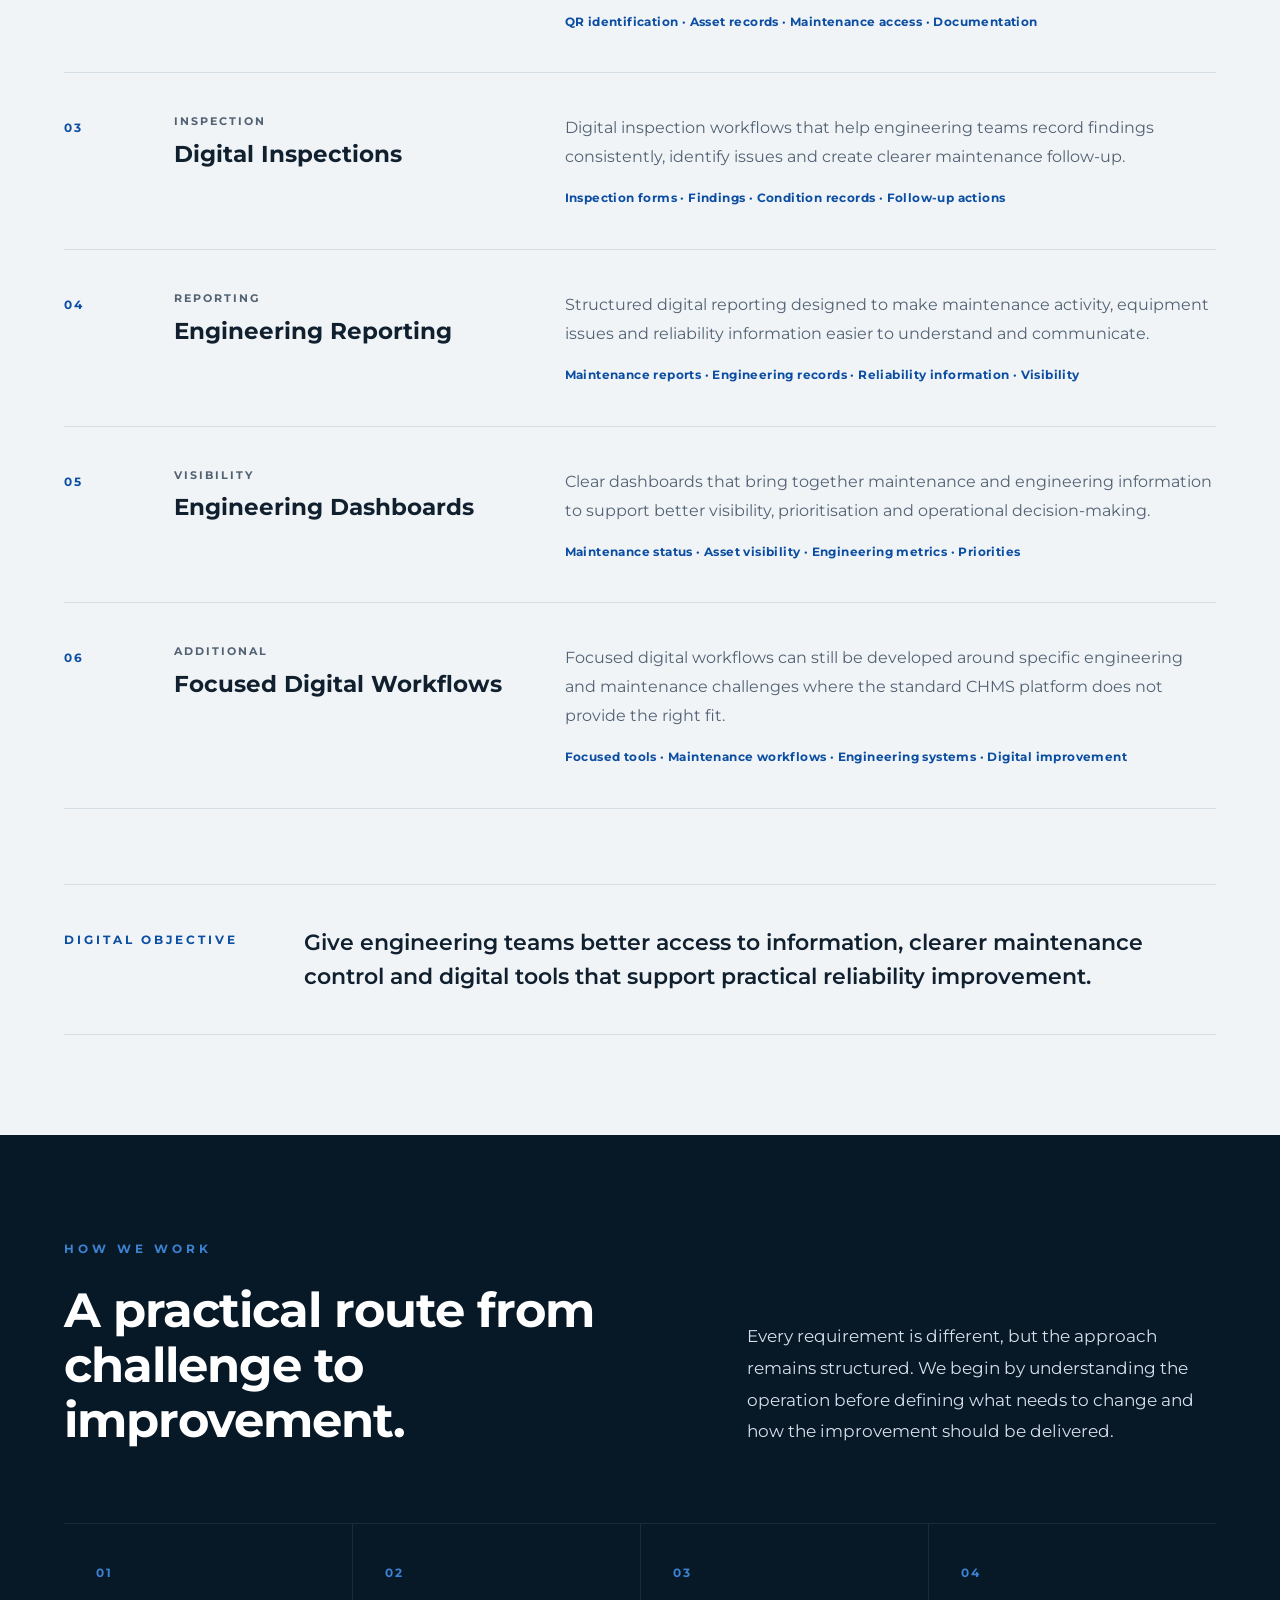
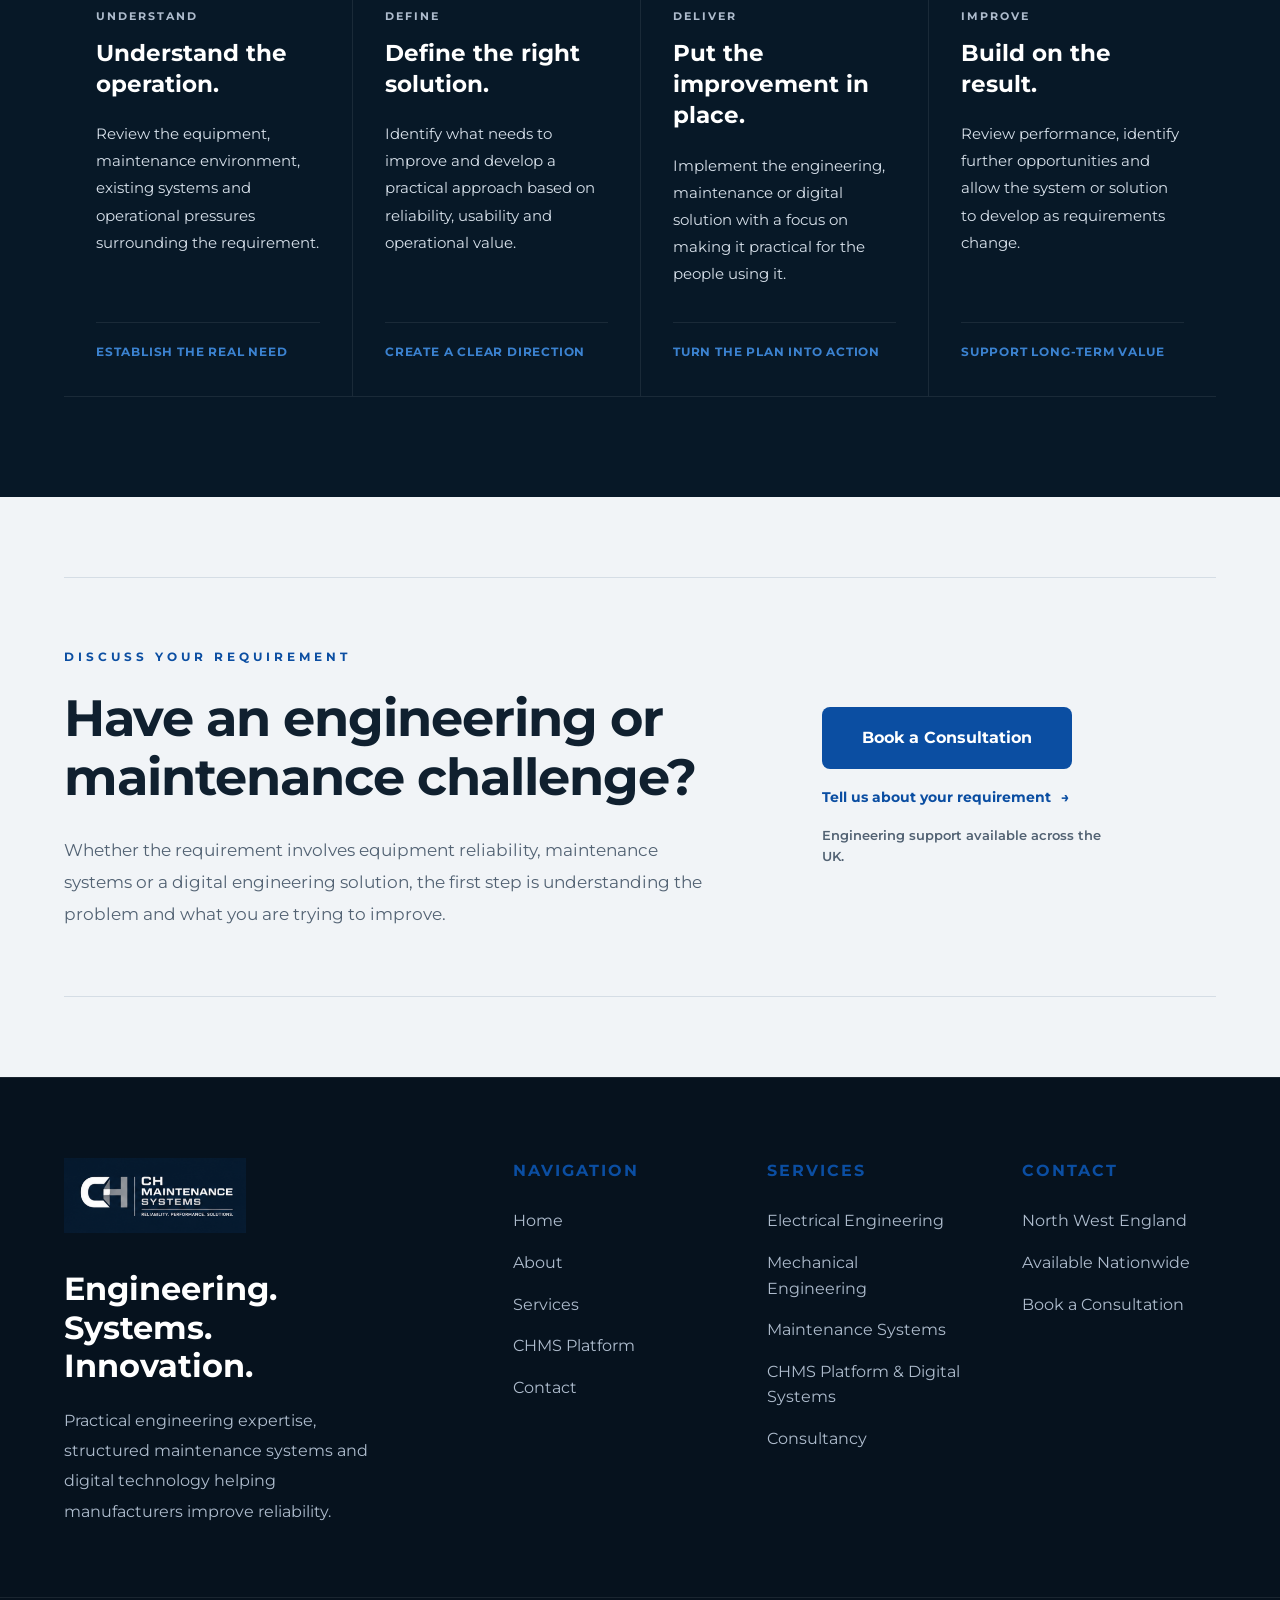
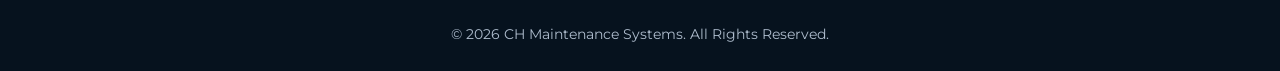
<file: services.html>
<!DOCTYPE html>
<html lang="en">

<head>

    <meta charset="UTF-8">

    <meta name="viewport" content="width=device-width, initial-scale=1.0">

    <title>Services | CH Maintenance Systems</title>

    
    <meta name="description" content="Industrial engineering support, maintenance systems, reliability improvement and the CHMS maintenance platform for manufacturing sites across the UK.">

    <link rel="canonical" href="https://chmaintenancesystems.co.uk/services.html">
    <link rel="icon" type="image/png" sizes="32x32" href="images/favicon-32.png">
    <link rel="apple-touch-icon" href="images/apple-touch-icon.png">
<link rel="preconnect" href="https://fonts.googleapis.com">

    <link rel="preconnect" href="https://fonts.gstatic.com" crossorigin>

    <link href="https://fonts.googleapis.com/css2?family=Montserrat:wght@300;400;500;600;700;800&display=swap" rel="stylesheet">

    <link rel="stylesheet" href="css/style.css">


    <link rel="stylesheet" href="css/chms-product.css">
</head>

<body>

<!-- =====================================================
     NAVIGATION
===================================================== -->

<nav>

    <div class="logo">

        <img src="images/Logo.png" alt="CH Maintenance Systems">

    </div>

    <ul>

        <li><a href="index.html">Home</a></li>

        <li><a href="about.html">About</a></li>

        <li><a href="services.html" class="active">Services</a></li>

        <li><a href="software.html">CHMS Platform</a></li>

        <li><a href="contact.html">Contact</a></li>

    </ul>

</nav>

<!-- =====================================================
     SERVICES PAGE HERO
===================================================== -->

<header class="services-page-hero">

    <div class="container">

        <div class="services-hero-grid">


            <!-- Main Content -->

            <div class="services-hero-content">

                <span class="services-hero-label">
                    Engineering Services
                </span>

                <h1>
                    Engineering support
                    built around reliable production.
                </h1>

                <p>
                    Practical engineering expertise, structured maintenance
                    systems and the CHMS maintenance platform designed to help
                    manufacturers reduce downtime, improve reliability and
                    strengthen operational performance.
                </p>


                <div class="services-hero-buttons">

                    <a href="contact.html" class="btn">
                        Book a Consultation
                    </a>

                    <a href="#services-overview" class="btn-outline">
                        Explore Services
                    </a>

                </div>

            </div>


            <!-- Core Capabilities -->

            <div class="services-hero-capabilities">


                <div class="services-hero-capability">

                    <span class="services-hero-number">
                        01
                    </span>

                    <div>

                        <h3>
                            Engineering
                        </h3>

                        <p>
                            Electrical, mechanical, controls and reliability
                            support for industrial equipment and production systems.
                        </p>

                    </div>

                </div>


                <div class="services-hero-capability">

                    <span class="services-hero-number">
                        02
                    </span>

                    <div>

                        <h3>
                            Maintenance Systems
                        </h3>

                        <p>
                            Preventative maintenance, asset structures and
                            reliability systems designed around your operation.
                        </p>

                    </div>

                </div>


                <div class="services-hero-capability">

                    <span class="services-hero-number">
                        03
                    </span>

                    <div>

                        <h3>
                            CHMS Platform
                        </h3>

                        <p>
                            Connected maintenance software, QR asset access,
                            engineer workflows, reporting and digital control.
                        </p>

                    </div>

                </div>


            </div>

        </div>

    </div>

</header>
    
<!-- =====================================================
     SERVICES - OVERVIEW
===================================================== -->

<section id="services-overview" class="section section-dark services-overview">

    <div class="container">

        <div class="services-overview-grid">


            <!-- Main Statement -->

            <div class="services-overview-heading">

                <span class="services-overview-label">
                    Why CH Maintenance Systems
                </span>

                <h2>
                    Engineering support designed
                    around the whole operation.
                </h2>

            </div>


            <!-- Overview Content -->

            <div class="services-overview-content">

                <p class="services-overview-lead">
                    Every production facility presents different challenges.
                    The right solution starts with understanding the equipment,
                    maintenance system and operational pressures around it.
                </p>

                <p>
                    CH Maintenance Systems combines practical engineering,
                    preventative maintenance, reliability improvement and
                    digital technology rather than treating each area in isolation.
                </p>

                <p>
                    Whether the requirement is fault finding, stronger maintenance
                    control, asset reliability or implementation of the CHMS platform,
                    the objective remains the same: improve performance while reducing
                    avoidable downtime.
                </p>


                <div class="services-overview-focus">

                    <span>
                        Our Objective
                    </span>

                    <strong>
                        Safer, more reliable and more effective
                        industrial operations.
                    </strong>

                </div>

            </div>


        </div>

    </div>

</section>
    
<!-- =====================================================
     SERVICES - OUR PROMISE
===================================================== -->

<section class="section section-light services-promise">

    <div class="container">

        <div class="services-promise-inner">


            <!-- Promise Statement -->

            <div class="services-promise-heading">

                <span class="services-promise-label">
                    Our Promise
                </span>

                <h2>
                    Engineering should solve problems,
                    not simply repair them.
                </h2>

            </div>


            <!-- Promise Content -->

            <div class="services-promise-content">

                <p>
                    Everything we deliver is designed to address the immediate
                    engineering requirement while looking beyond the visible
                    problem to understand what can be improved.
                </p>

                <p>
                    That may mean strengthening equipment reliability, improving
                    the maintenance system around it or developing a digital tool
                    that gives engineering teams better control and information.
                </p>


                <div class="services-promise-principles">

                    <div class="services-promise-principle">

                        <span>
                            Practical
                        </span>

                        <p>
                            Solutions designed around real industrial environments.
                        </p>

                    </div>


                    <div class="services-promise-principle">

                        <span>
                            Measurable
                        </span>

                        <p>
                            Improvements focused on reliability, performance and control.
                        </p>

                    </div>


                    <div class="services-promise-principle">

                        <span>
                            Lasting
                        </span>

                        <p>
                            Systems intended to keep adding value after the immediate problem is solved.
                        </p>

                    </div>

                </div>

            </div>


        </div>

    </div>

</section>

   <!-- =====================================================
     SERVICES - CORE CAPABILITIES
===================================================== -->

<section class="section section-dark services-capabilities">

    <div class="container">


        <!-- Section Header -->

        <div class="services-capabilities-header">

            <div class="services-capabilities-heading">

                <span class="services-capabilities-label">
                    Core Capabilities
                </span>

                <h2>
                    Three connected areas.
                    One reliability objective.
                </h2>

            </div>


            <div class="services-capabilities-intro">

                <p>
                    Engineering problems rarely exist in isolation. Equipment,
                    maintenance processes and the information available to
                    engineering teams all influence operational reliability.
                </p>

                <p>
                    Our services bring these areas together to create practical
                    solutions that work across the wider maintenance operation.
                </p>

            </div>

        </div>


        <!-- Capability Areas -->

        <div class="services-capabilities-grid">


            <!-- Engineering -->

            <article class="services-capability">

                <div class="services-capability-top">

                    <span class="services-capability-number">
                        01
                    </span>

                    <span class="services-capability-type">
                        Engineering
                    </span>

                </div>


                <h3>
                    Practical engineering support
                    for industrial equipment.
                </h3>

                <p>
                    Electrical, mechanical and controls expertise focused on
                    identifying faults, improving machine performance and
                    strengthening long-term reliability.
                </p>


                <ul>

                    <li>
                        Electrical fault finding
                    </li>

                    <li>
                        Mechanical engineering support
                    </li>

                    <li>
                        PLCs, controls and drives
                    </li>

                    <li>
                        Reliability improvement
                    </li>

                    <li>
                        Engineering consultancy
                    </li>

                </ul>


                <a href="#engineering" class="services-capability-link">
                    Explore Engineering
                    <span aria-hidden="true">→</span>
                </a>

            </article>


            <!-- Maintenance Systems -->

            <article class="services-capability">

                <div class="services-capability-top">

                    <span class="services-capability-number">
                        02
                    </span>

                    <span class="services-capability-type">
                        Maintenance Systems
                    </span>

                </div>


                <h3>
                    Structured maintenance
                    built around your assets.
                </h3>

                <p>
                    Maintenance systems designed to improve planning,
                    consistency, asset knowledge and preventative maintenance
                    performance across the operation.
                </p>


                <ul>

                    <li>
                        Preventative maintenance
                    </li>

                    <li>
                        Asset registers
                    </li>

                    <li>
                        Maintenance schedules
                    </li>

                    <li>
                        Inspection systems
                    </li>

                    <li>
                        Maintenance documentation
                    </li>

                </ul>


                <a href="#maintenance-systems" class="services-capability-link">
                    Explore Maintenance Systems
                    <span aria-hidden="true">→</span>
                </a>

            </article>


            <!-- CHMS Platform &amp; Digital Systems -->

            <article class="services-capability">

                <div class="services-capability-top">

                    <span class="services-capability-number">
                        03
                    </span>

                    <span class="services-capability-type">
                        CHMS Platform &amp; Digital Systems
                    </span>

                </div>


                <h3>
                    Connected maintenance systems
                    built around engineering needs.
                </h3>

                <p>
                    The CHMS maintenance platform and focused digital systems that make
                    maintenance information easier to access, manage, measure and improve.
                </p>


                <ul>

                    <li>
                        CHMS maintenance platform
                    </li>

                    <li>
                        QR asset systems
                    </li>

                    <li>
                        Digital inspections
                    </li>

                    <li>
                        Engineering dashboards
                    </li>

                    <li>
                        Focused digital workflows
                    </li>

                </ul>


                <a href="#engineering-software" class="services-capability-link">
                    Explore CHMS Platform &amp; Digital Systems
                    <span aria-hidden="true">→</span>
                </a>

            </article>


        </div>

    </div>

</section>

<!-- =====================================================
     SERVICES - ENGINEERING
===================================================== -->

<section id="engineering" class="section section-light services-engineering">

    <div class="container">


        <!-- Section Header -->

        <div class="services-detail-header">

            <div class="services-detail-heading">

                <span class="services-detail-label">
                    01 · Engineering
                </span>

                <h2>
                    Practical engineering support
                    for complex production equipment.
                </h2>

            </div>


            <div class="services-detail-intro">

                <p>
                    Engineering support is focused on understanding the problem,
                    restoring performance and identifying opportunities to prevent
                    the same issue returning.
                </p>

                <p>
                    From electrical and mechanical faults through to controls,
                    drives and wider reliability improvements, support is built
                    around the requirements of the equipment and production process.
                </p>

            </div>

        </div>


        <!-- Engineering Services -->

        <div class="services-detail-list">


            <!-- Electrical -->

            <article class="services-detail-item">

                <div class="services-detail-number">
                    01
                </div>

                <div class="services-detail-title">

                    <span>
                        Electrical
                    </span>

                    <h3>
                        Electrical Engineering
                    </h3>

                </div>

                <div class="services-detail-content">

                    <p>
                        Fault finding and engineering support for industrial
                        electrical systems, control circuits and production machinery.
                    </p>

                    <div class="services-detail-meta">
                        Fault finding · Control circuits · Industrial machinery · Electrical diagnostics
                    </div>

                </div>

            </article>


            <!-- Controls -->

            <article class="services-detail-item">

                <div class="services-detail-number">
                    02
                </div>

                <div class="services-detail-title">

                    <span>
                        Controls
                    </span>

                    <h3>
                        Automation, PLCs &amp; Drives
                    </h3>

                </div>

                <div class="services-detail-content">

                    <p>
                        Support for automated equipment, PLC-controlled machinery,
                        variable-speed drives and industrial control systems.
                    </p>

                    <div class="services-detail-meta">
                        PLC support · VFDs · Automation · Control systems · Machine diagnostics
                    </div>

                </div>

            </article>


            <!-- Mechanical -->

            <article class="services-detail-item">

                <div class="services-detail-number">
                    03
                </div>

                <div class="services-detail-title">

                    <span>
                        Mechanical
                    </span>

                    <h3>
                        Mechanical Engineering
                    </h3>

                </div>

                <div class="services-detail-content">

                    <p>
                        Practical support for mechanical faults, machine condition
                        and equipment issues affecting production performance
                        and reliability.
                    </p>

                    <div class="services-detail-meta">
                        Mechanical faults · Machine condition · Failure investigation · Equipment improvement
                    </div>

                </div>

            </article>


            <!-- Reliability -->

            <article class="services-detail-item">

                <div class="services-detail-number">
                    04
                </div>

                <div class="services-detail-title">

                    <span>
                        Reliability
                    </span>

                    <h3>
                        Reliability Improvement
                    </h3>

                </div>

                <div class="services-detail-content">

                    <p>
                        Investigation of recurring failures and engineering
                        opportunities with the aim of improving long-term
                        equipment performance.
                    </p>

                    <div class="services-detail-meta">
                        Root cause thinking · Repeat failures · Reliability improvement · Engineering review
                    </div>

                </div>

            </article>


            <!-- Consultancy -->

            <article class="services-detail-item">

                <div class="services-detail-number">
                    05
                </div>

                <div class="services-detail-title">

                    <span>
                        Consultancy
                    </span>

                    <h3>
                        Engineering Consultancy
                    </h3>

                </div>

                <div class="services-detail-content">

                    <p>
                        Practical engineering input for maintenance improvement,
                        equipment reliability and operational engineering challenges.
                    </p>

                    <div class="services-detail-meta">
                        Engineering review · Maintenance improvement · Reliability strategy · Practical recommendations
                    </div>

                </div>

            </article>


        </div>


        <!-- Closing Statement -->

        <div class="services-detail-statement">

            <span>
                Engineering Objective
            </span>

            <p>
                Solve the immediate problem, understand the underlying cause
                and identify what can be improved to strengthen reliability.
            </p>

        </div>


    </div>

</section>
    
    <!-- =====================================================
     SERVICES - MAINTENANCE SYSTEMS
===================================================== -->

<section id="maintenance-systems"
         class="section section-dark services-maintenance">

    <div class="container">


        <!-- Section Header -->

        <div class="services-detail-header">

            <div class="services-detail-heading">

                <span class="services-detail-label">
                    02 · Maintenance Systems
                </span>

                <h2>
                    Structured maintenance
                    built around your operation.
                </h2>

            </div>


            <div class="services-detail-intro">

                <p>
                    Effective maintenance requires more than a list of jobs.
                    It needs a clear understanding of assets, maintenance
                    requirements, priorities and the information engineering
                    teams need to make decisions.
                </p>

                <p>
                    CH Maintenance Systems develops practical maintenance
                    structures designed to improve consistency, preventative
                    maintenance performance and long-term asset reliability.
                </p>

            </div>

        </div>


        <!-- Maintenance System Services -->

        <div class="services-detail-list">


            <!-- Preventative Maintenance -->

            <article class="services-detail-item">

                <div class="services-detail-number">
                    01
                </div>

                <div class="services-detail-title">

                    <span>
                        Preventative
                    </span>

                    <h3>
                        Preventative Maintenance
                    </h3>

                </div>

                <div class="services-detail-content">

                    <p>
                        Development and improvement of preventative maintenance
                        activities based around equipment requirements,
                        failure risks and operational needs.
                    </p>

                    <div class="services-detail-meta">
                        PM tasks · Maintenance intervals · Asset requirements · Reliability focus
                    </div>

                </div>

            </article>


            <!-- Asset Registers -->

            <article class="services-detail-item">

                <div class="services-detail-number">
                    02
                </div>

                <div class="services-detail-title">

                    <span>
                        Assets
                    </span>

                    <h3>
                        Asset Registers
                    </h3>

                </div>

                <div class="services-detail-content">

                    <p>
                        Structured equipment and asset information that gives
                        maintenance teams a clearer understanding of what
                        equipment they are responsible for and how it is managed.
                    </p>

                    <div class="services-detail-meta">
                        Asset identification · Equipment records · Asset structure · Maintenance information
                    </div>

                </div>

            </article>


            <!-- Maintenance Scheduling -->

            <article class="services-detail-item">

                <div class="services-detail-number">
                    03
                </div>

                <div class="services-detail-title">

                    <span>
                        Planning
                    </span>

                    <h3>
                        Maintenance Planning &amp; Scheduling
                    </h3>

                </div>

                <div class="services-detail-content">

                    <p>
                        Maintenance schedules designed to make recurring work
                        easier to understand, plan and complete consistently
                        across the operation.
                    </p>

                    <div class="services-detail-meta">
                        Maintenance schedules · Frequencies · Work planning · Task structure
                    </div>

                </div>

            </article>


            <!-- Inspections -->

            <article class="services-detail-item">

                <div class="services-detail-number">
                    04
                </div>

                <div class="services-detail-title">

                    <span>
                        Inspection
                    </span>

                    <h3>
                        Inspection Systems
                    </h3>

                </div>

                <div class="services-detail-content">

                    <p>
                        Structured inspection processes that help engineering
                        teams identify developing issues, record findings and
                        build a more consistent approach to equipment condition.
                    </p>

                    <div class="services-detail-meta">
                        Inspection routines · Condition checks · Findings · Maintenance follow-up
                    </div>

                </div>

            </article>


            <!-- Documentation -->

            <article class="services-detail-item">

                <div class="services-detail-number">
                    05
                </div>

                <div class="services-detail-title">

                    <span>
                        Documentation
                    </span>

                    <h3>
                        Maintenance Documentation
                    </h3>

                </div>

                <div class="services-detail-content">

                    <p>
                        Clear maintenance documentation designed to make
                        engineering information easier to access, follow and
                        maintain as equipment and requirements change.
                    </p>

                    <div class="services-detail-meta">
                        Maintenance procedures · Task information · Engineering records · Standardisation
                    </div>

                </div>

            </article>


            <!-- System Review -->

            <article class="services-detail-item">

                <div class="services-detail-number">
                    06
                </div>

                <div class="services-detail-title">

                    <span>
                        Improvement
                    </span>

                    <h3>
                        Maintenance System Review
                    </h3>

                </div>

                <div class="services-detail-content">

                    <p>
                        Review of existing maintenance practices to identify
                        gaps, unnecessary complexity and opportunities to
                        improve reliability and maintenance control.
                    </p>

                    <div class="services-detail-meta">
                        System review · Maintenance gaps · Reliability opportunities · Practical improvement
                    </div>

                </div>

            </article>


        </div>


        <!-- Closing Statement -->

        <div class="services-detail-statement">

            <span>
                System Objective
            </span>

            <p>
                Create a maintenance structure that gives engineering teams
                clearer priorities, better information and greater control
                over asset reliability.
            </p>

        </div>


    </div>

</section>

<!-- =====================================================
     SERVICES - ENGINEERING SOFTWARE
===================================================== -->

<section id="engineering-software"
         class="section section-light services-software">

    <div class="container">


        <!-- Section Header -->

        <div class="services-detail-header">

            <div class="services-detail-heading">

                <span class="services-detail-label">
                    03 · CHMS Platform &amp; Digital Systems
                </span>

                <h2>
                    Connected maintenance control
                    built around real engineering work.
                </h2>

            </div>


            <div class="services-detail-intro">

                <p>
                    Digital maintenance should make engineering work easier to control,
                    not introduce more complexity. CHMS is built around the way
                    maintenance teams actually work.
                </p>

                <p>
                    From maintenance planning and engineer evidence through to QR asset access,
                    downtime, reporting and cost control, the focus is always on
                    improving information, visibility and decision-making.
                </p>

            </div>

        </div>


        <!-- Software Services -->

        <div class="services-detail-list">


            <!-- Maintenance Software -->

            <article class="services-detail-item">

                <div class="services-detail-number">
                    01
                </div>

                <div class="services-detail-title">

                    <span>
                        Maintenance
                    </span>

                    <h3>
                        CHMS Maintenance Platform
                    </h3>

                </div>

                <div class="services-detail-content">

                    <p>
                        A connected system for maintenance plans, asset information,
                        completion evidence, engineer activity and management
                        visibility.
                    </p>

                    <div class="services-detail-meta">
                        Maintenance tasks · Completion records · Asset information · Engineering history
                    </div>

                </div>

            </article>


            <!-- QR Systems -->

            <article class="services-detail-item">

                <div class="services-detail-number">
                    02
                </div>

                <div class="services-detail-title">

                    <span>
                        Asset Access
                    </span>

                    <h3>
                        QR Asset Systems
                    </h3>

                </div>

                <div class="services-detail-content">

                    <p>
                        QR-based access to equipment information, maintenance
                        records, inspections and documentation directly from
                        the asset or machine location.
                    </p>

                    <div class="services-detail-meta">
                        QR identification · Asset records · Maintenance access · Documentation
                    </div>

                </div>

            </article>


            <!-- Digital Inspections -->

            <article class="services-detail-item">

                <div class="services-detail-number">
                    03
                </div>

                <div class="services-detail-title">

                    <span>
                        Inspection
                    </span>

                    <h3>
                        Digital Inspections
                    </h3>

                </div>

                <div class="services-detail-content">

                    <p>
                        Digital inspection workflows that help engineering teams
                        record findings consistently, identify issues and create
                        clearer maintenance follow-up.
                    </p>

                    <div class="services-detail-meta">
                        Inspection forms · Findings · Condition records · Follow-up actions
                    </div>

                </div>

            </article>


            <!-- Reporting -->

            <article class="services-detail-item">

                <div class="services-detail-number">
                    04
                </div>

                <div class="services-detail-title">

                    <span>
                        Reporting
                    </span>

                    <h3>
                        Engineering Reporting
                    </h3>

                </div>

                <div class="services-detail-content">

                    <p>
                        Structured digital reporting designed to make maintenance
                        activity, equipment issues and reliability information
                        easier to understand and communicate.
                    </p>

                    <div class="services-detail-meta">
                        Maintenance reports · Engineering records · Reliability information · Visibility
                    </div>

                </div>

            </article>


            <!-- Dashboards -->

            <article class="services-detail-item">

                <div class="services-detail-number">
                    05
                </div>

                <div class="services-detail-title">

                    <span>
                        Visibility
                    </span>

                    <h3>
                        Engineering Dashboards
                    </h3>

                </div>

                <div class="services-detail-content">

                    <p>
                        Clear dashboards that bring together maintenance and
                        engineering information to support better visibility,
                        prioritisation and operational decision-making.
                    </p>

                    <div class="services-detail-meta">
                        Maintenance status · Asset visibility · Engineering metrics · Priorities
                    </div>

                </div>

            </article>


            <!-- Bespoke Software -->

            <article class="services-detail-item">

                <div class="services-detail-number">
                    06
                </div>

                <div class="services-detail-title">

                    <span>
                        Additional
                    </span>

                    <h3>
                        Focused Digital Workflows
                    </h3>

                </div>

                <div class="services-detail-content">

                    <p>
                        Focused digital workflows can still be developed around specific
                        engineering and maintenance challenges where the standard
                        CHMS platform does not provide the right fit.
                    </p>

                    <div class="services-detail-meta">
                        Focused tools · Maintenance workflows · Engineering systems · Digital improvement
                    </div>

                </div>

            </article>


        </div>


        <!-- Closing Statement -->

        <div class="services-detail-statement">

            <span>
                Digital Objective
            </span>

            <p>
                Give engineering teams better access to information,
                clearer maintenance control and digital tools that support
                practical reliability improvement.
            </p>

        </div>


    </div>

</section>

    <!-- =====================================================
     SERVICES - HOW WE WORK
===================================================== -->

<section class="section section-dark services-work">

    <div class="container">


        <!-- Section Header -->

        <div class="services-work-header">

            <div class="services-work-heading">

                <span class="services-work-label">
                    How We Work
                </span>

                <h2>
                    A practical route from
                    challenge to improvement.
                </h2>

            </div>


            <div class="services-work-intro">

                <p>
                    Every requirement is different, but the approach remains
                    structured. We begin by understanding the operation before
                    defining what needs to change and how the improvement
                    should be delivered.
                </p>

            </div>

        </div>


        <!-- Process -->

        <div class="services-work-grid">


            <!-- Step 01 -->

            <article class="services-work-step">

                <div class="services-work-number">
                    01
                </div>

                <span class="services-work-stage">
                    Understand
                </span>

                <h3>
                    Understand the operation.
                </h3>

                <p>
                    Review the equipment, maintenance environment, existing
                    systems and operational pressures surrounding the requirement.
                </p>

                <div class="services-work-result">
                    Establish the real need
                </div>

            </article>


            <!-- Step 02 -->

            <article class="services-work-step">

                <div class="services-work-number">
                    02
                </div>

                <span class="services-work-stage">
                    Define
                </span>

                <h3>
                    Define the right solution.
                </h3>

                <p>
                    Identify what needs to improve and develop a practical
                    approach based on reliability, usability and operational value.
                </p>

                <div class="services-work-result">
                    Create a clear direction
                </div>

            </article>


            <!-- Step 03 -->

            <article class="services-work-step">

                <div class="services-work-number">
                    03
                </div>

                <span class="services-work-stage">
                    Deliver
                </span>

                <h3>
                    Put the improvement in place.
                </h3>

                <p>
                    Implement the engineering, maintenance or digital solution
                    with a focus on making it practical for the people using it.
                </p>

                <div class="services-work-result">
                    Turn the plan into action
                </div>

            </article>


            <!-- Step 04 -->

            <article class="services-work-step">

                <div class="services-work-number">
                    04
                </div>

                <span class="services-work-stage">
                    Improve
                </span>

                <h3>
                    Build on the result.
                </h3>

                <p>
                    Review performance, identify further opportunities and allow
                    the system or solution to develop as requirements change.
                </p>

                <div class="services-work-result">
                    Support long-term value
                </div>

            </article>


        </div>

    </div>

</section>

    <!-- =====================================================
     SERVICES - FINAL CTA
===================================================== -->

<section class="section section-light services-final-cta">

    <div class="container">

        <div class="services-final-cta-inner">


            <!-- CTA Content -->

            <div class="services-final-cta-content">

                <span class="services-final-cta-label">
                    Discuss Your Requirement
                </span>

                <h2>
                    Have an engineering or
                    maintenance challenge?
                </h2>

                <p>
                    Whether the requirement involves equipment reliability,
                    maintenance systems or a digital engineering solution,
                    the first step is understanding the problem and what
                    you are trying to improve.
                </p>

            </div>


            <!-- CTA Action -->

            <div class="services-final-cta-action">

                <a href="contact.html" class="btn">
                    Book a Consultation
                </a>

                <a href="contact.html"
                   class="services-final-cta-secondary">
                    Tell us about your requirement
                    <span aria-hidden="true">→</span>
                </a>

                <p>
                    Engineering support available across the UK.
                </p>

            </div>


        </div>

    </div>

</section>
    
<!-- =====================================================
     FOOTER
===================================================== -->

<footer class="footer">

    <div class="container footer-grid">

        <!-- Company -->

        <div class="footer-column">

            <img src="images/Logo.png"
                 alt="CH Maintenance Systems"
                 class="footer-logo">

            <h3>

                Engineering.
                <br>
                Systems.
                <br>
                Innovation.

            </h3>

            <p>

                Practical engineering expertise,
                structured maintenance systems
                and digital technology helping
                manufacturers improve reliability.

            </p>

        </div>

        <!-- Navigation -->

        <div class="footer-column">

            <h4>

                Navigation

            </h4>

            <ul>

                <li><a href="index.html">Home</a></li>

                <li><a href="about.html">About</a></li>

                <li><a href="services.html">Services</a></li>

                <li><a href="software.html">CHMS Platform</a></li>

                <li><a href="contact.html">Contact</a></li>

            </ul>

        </div>

        <!-- Services -->

        <div class="footer-column">

            <h4>

                Services

            </h4>

            <ul>

                <li>Electrical Engineering</li>

                <li>Mechanical Engineering</li>

                <li>Maintenance Systems</li>

                <li>CHMS Platform &amp; Digital Systems</li>

                <li>Consultancy</li>

            </ul>

        </div>

        <!-- Contact -->

        <div class="footer-column">

            <h4>

                Contact

            </h4>

            <ul>

                <li>North West England</li>

                <li>Available Nationwide</li>

                <li>
                    <a href="contact.html">
                        Book a Consultation
                    </a>
                </li>

            </ul>

        </div>

    </div>

    <div class="footer-bottom">

        <div class="container">

            <p>

                © 2026 CH Maintenance Systems.
                All Rights Reserved.

            </p>

        </div>

    </div>

</footer>

</body>

</html>
</file>
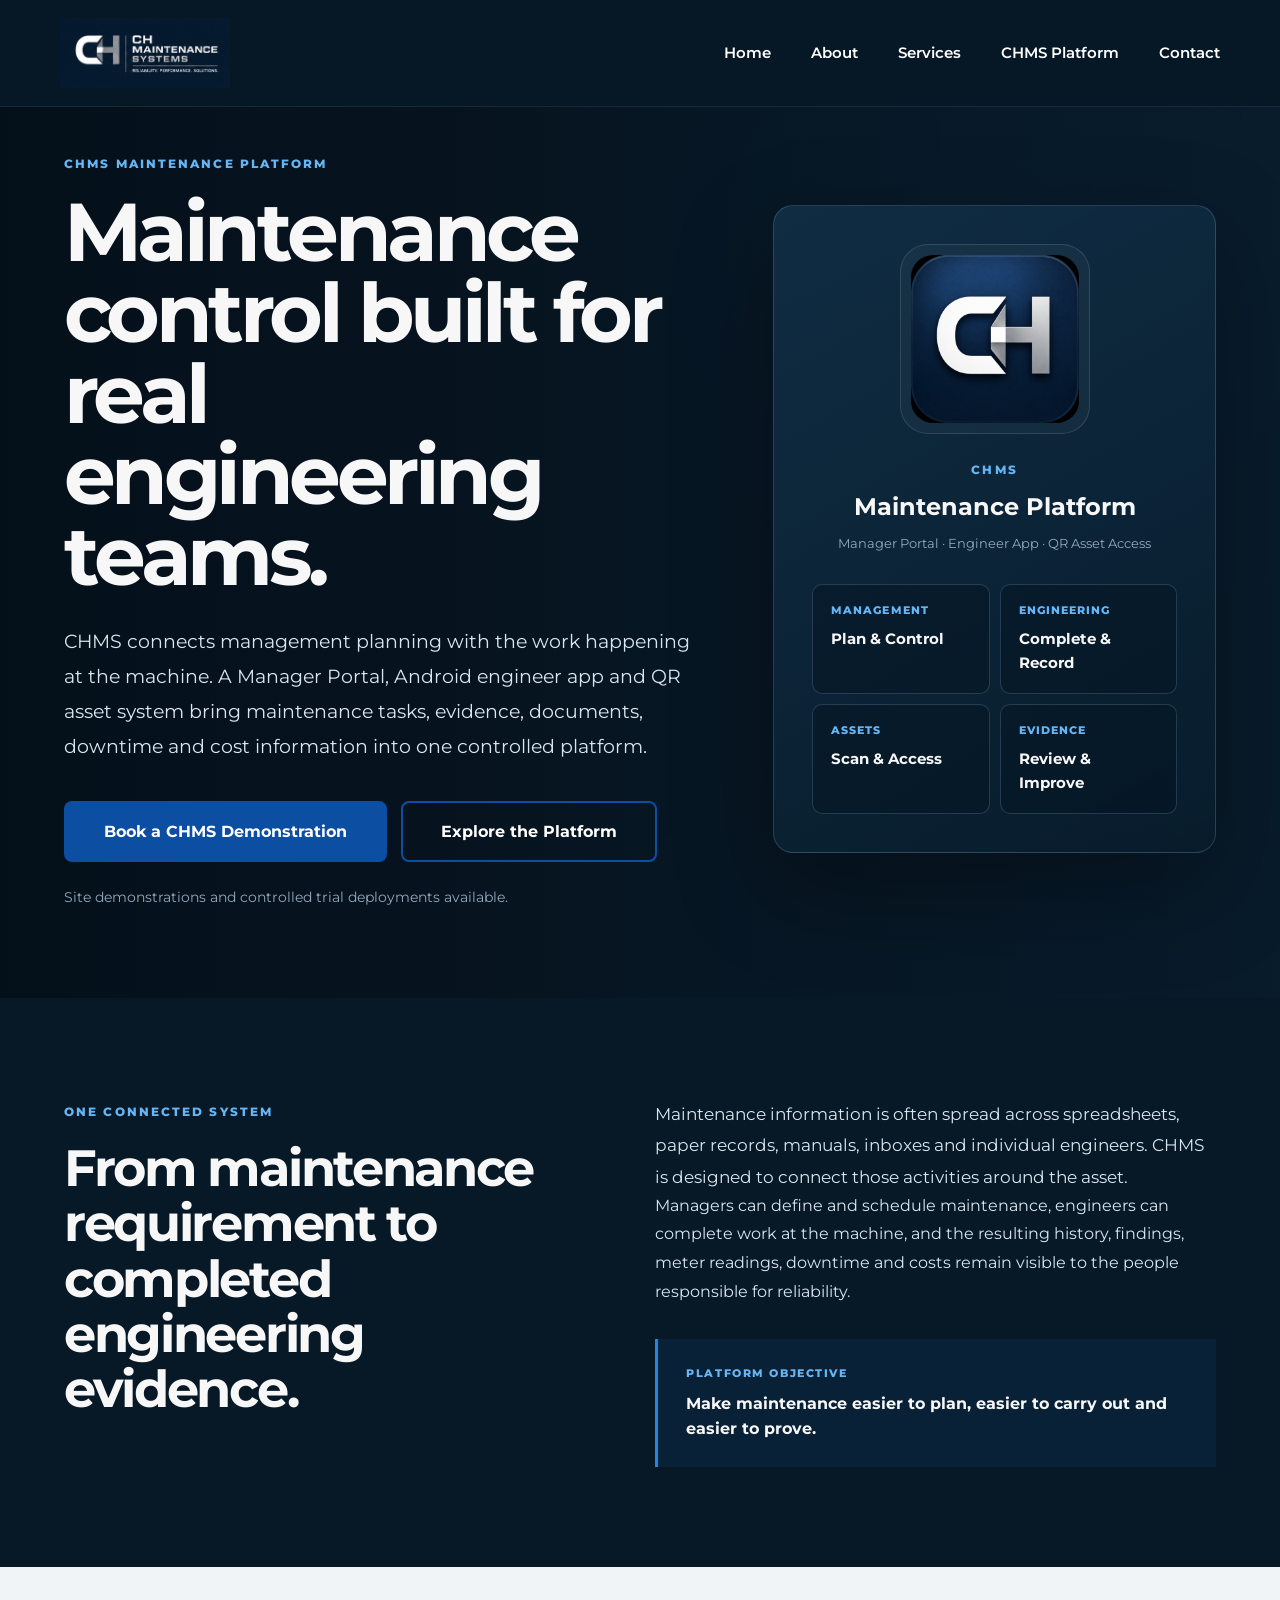
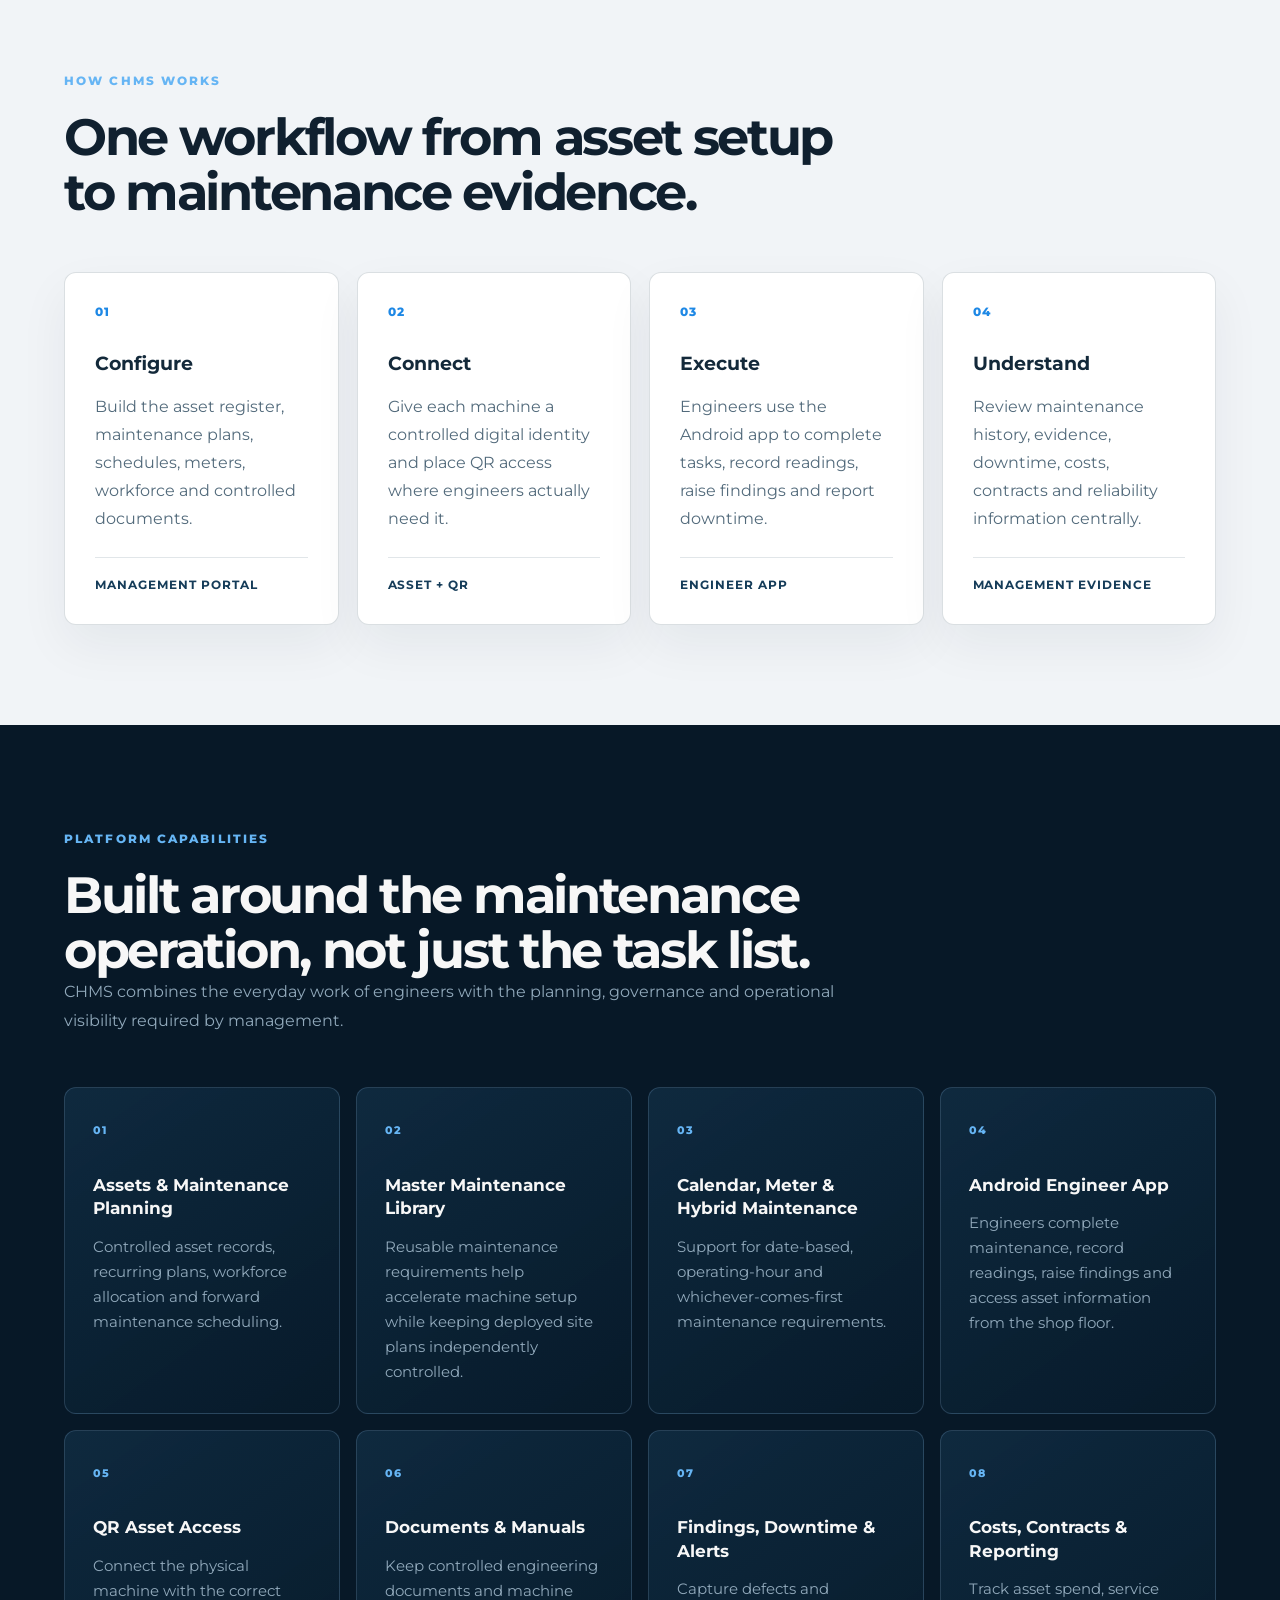
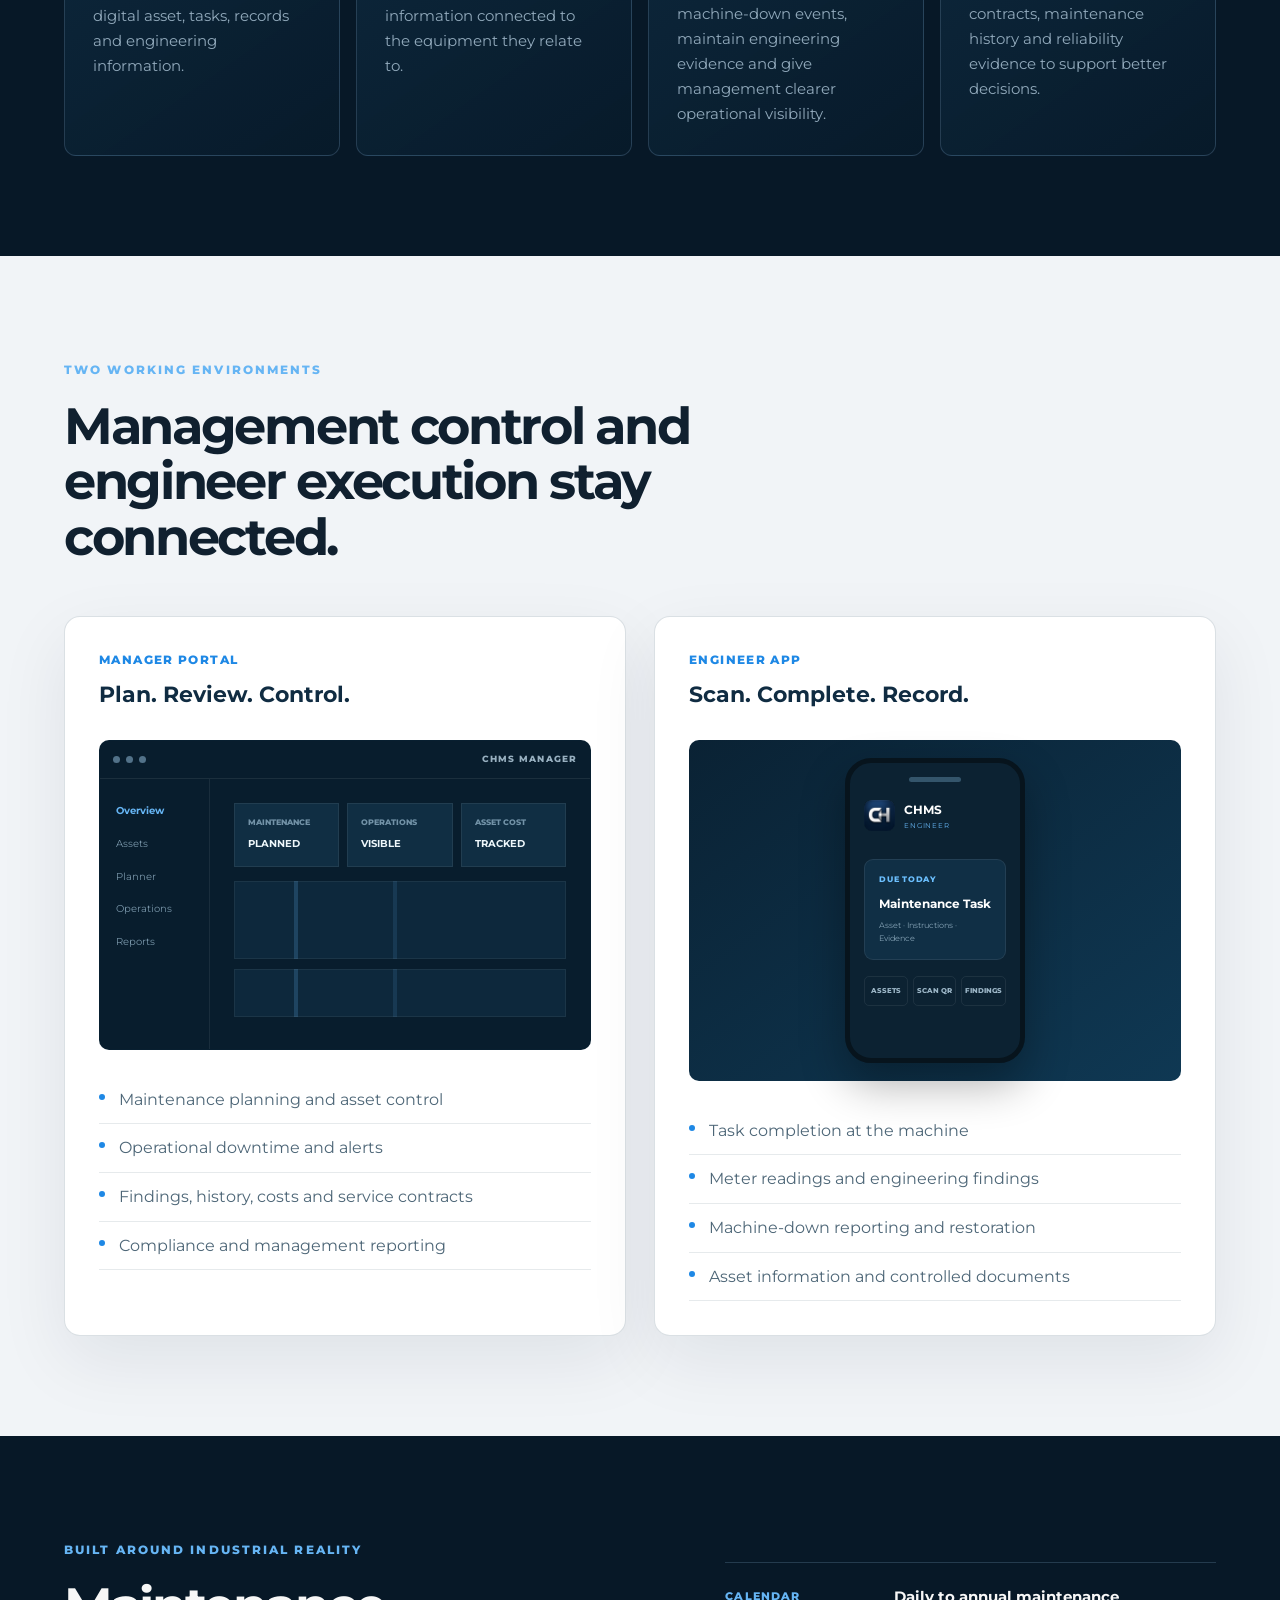
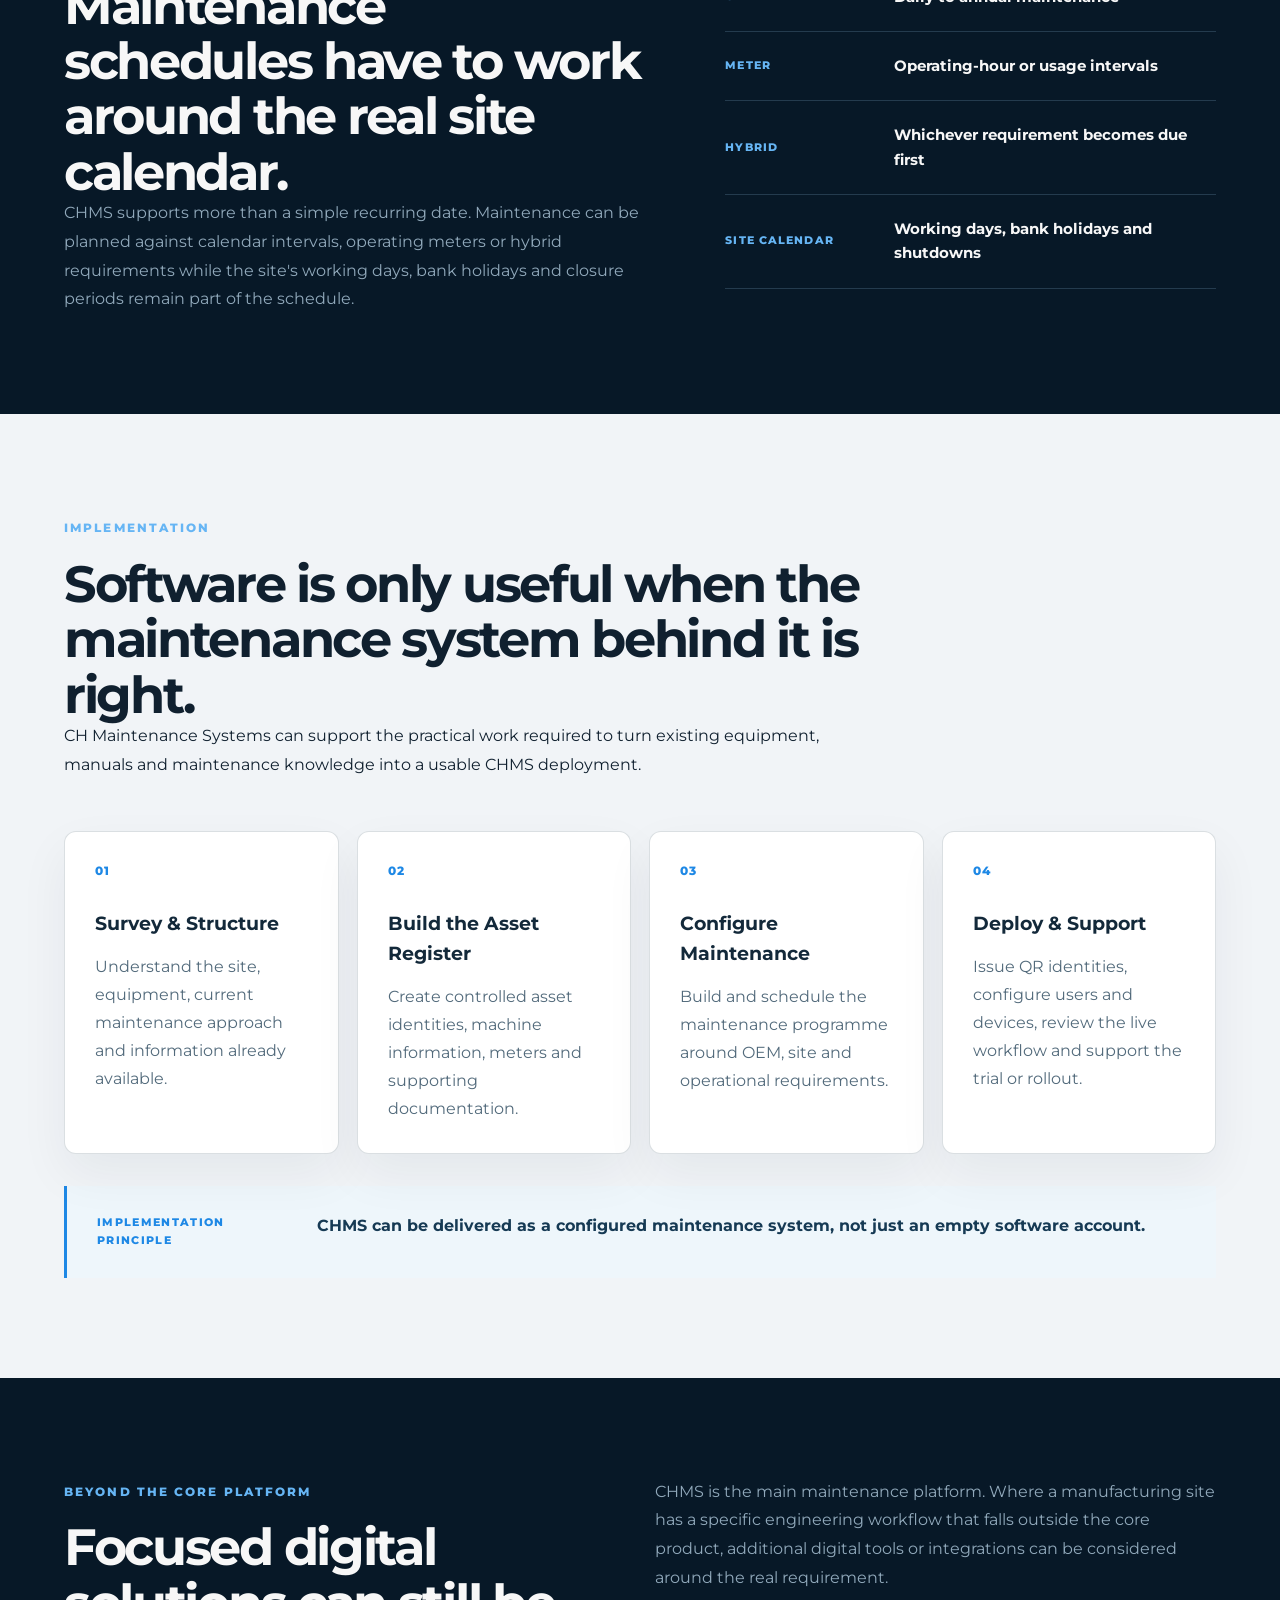
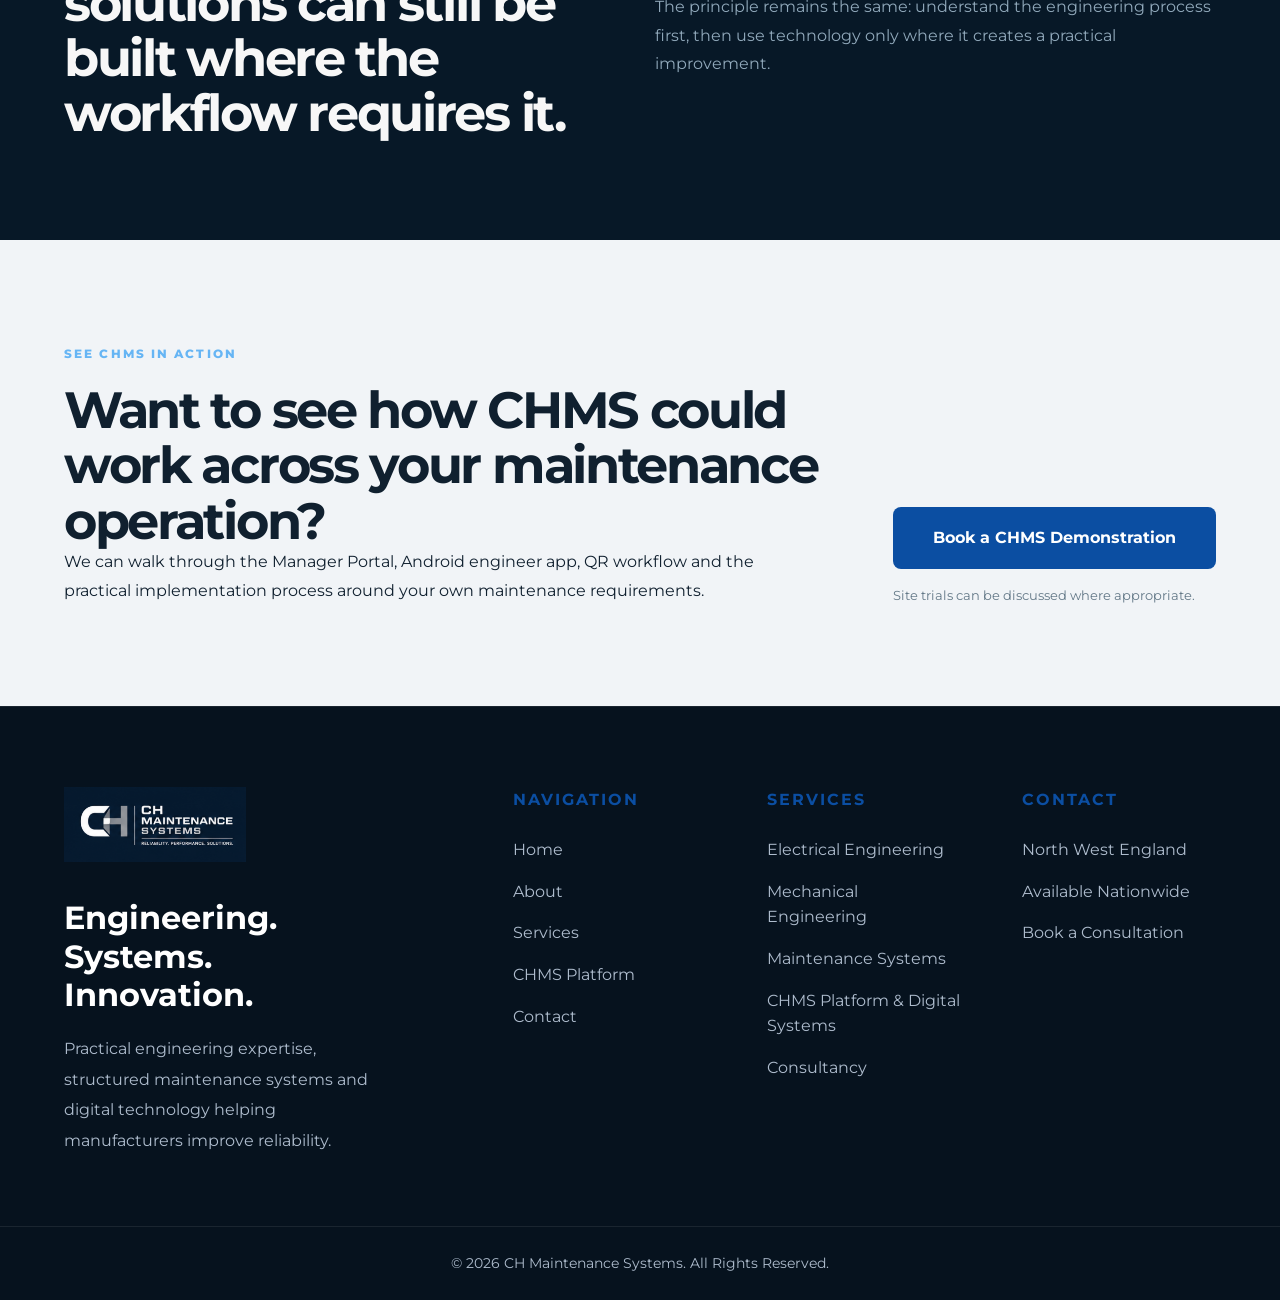
<file: software.html>
<!DOCTYPE html>
<html lang="en">

<head>

    <meta charset="UTF-8">
    <meta name="viewport" content="width=device-width, initial-scale=1.0">

    <title>CHMS Maintenance Platform | CH Maintenance Systems</title>

    <meta name="description"
          content="CHMS is an industrial maintenance platform combining a Manager Portal, Android engineer app, QR asset access, maintenance planning, evidence, downtime, costs and reporting.">

    <link rel="canonical" href="https://chmaintenancesystems.co.uk/software.html">
    <link rel="icon" type="image/png" sizes="32x32" href="images/favicon-32.png">
    <link rel="apple-touch-icon" href="images/apple-touch-icon.png">

    <link rel="preconnect" href="https://fonts.googleapis.com">
    <link rel="preconnect" href="https://fonts.gstatic.com" crossorigin>

    <link
        href="https://fonts.googleapis.com/css2?family=Montserrat:wght@300;400;500;600;700;800&display=swap"
        rel="stylesheet"
    >

    <link rel="stylesheet" href="css/style.css">
    <link rel="stylesheet" href="css/chms-product.css">

</head>

<body>

<!-- =====================================================
     NAVIGATION
===================================================== -->

<nav>

    <div class="logo">
        <img src="images/Logo.png" alt="CH Maintenance Systems">
    </div>

    <ul>
        <li><a href="index.html">Home</a></li>
        <li><a href="about.html">About</a></li>
        <li><a href="services.html">Services</a></li>
        <li><a href="software.html" class="active">CHMS Platform</a></li>
        <li><a href="contact.html">Contact</a></li>
    </ul>

</nav>

<!-- =====================================================
     CHMS PRODUCT HERO
===================================================== -->

<header class="chms-product-hero">

    <div class="container">

        <div class="chms-product-hero-grid">

            <div class="chms-product-hero-copy">

                <span class="chms-kicker">
                    CHMS Maintenance Platform
                </span>

                <h1>
                    Maintenance control built
                    for real engineering teams.
                </h1>

                <p>
                    CHMS connects management planning with the work happening
                    at the machine. A Manager Portal, Android engineer app and
                    QR asset system bring maintenance tasks, evidence, documents,
                    downtime and cost information into one controlled platform.
                </p>

                <div class="chms-product-hero-actions">
                    <a href="contact.html" class="btn">
                        Book a CHMS Demonstration
                    </a>

                    <a href="#platform-capabilities" class="btn-outline">
                        Explore the Platform
                    </a>
                </div>

                <div class="chms-product-hero-note">
                    Site demonstrations and controlled trial deployments available.
                </div>

            </div>

            <div class="chms-product-identity">

                <div class="chms-product-icon-shell">
                    <img src="images/CHMS_App_Icon.png"
                         alt="CHMS app icon"
                         class="chms-product-icon">
                </div>

                <div class="chms-product-identity-copy">
                    <span>CHMS</span>
                    <strong>Maintenance Platform</strong>
                    <small>Manager Portal · Engineer App · QR Asset Access</small>
                </div>

                <div class="chms-product-identity-grid">

                    <div>
                        <span>Management</span>
                        <strong>Plan &amp; Control</strong>
                    </div>

                    <div>
                        <span>Engineering</span>
                        <strong>Complete &amp; Record</strong>
                    </div>

                    <div>
                        <span>Assets</span>
                        <strong>Scan &amp; Access</strong>
                    </div>

                    <div>
                        <span>Evidence</span>
                        <strong>Review &amp; Improve</strong>
                    </div>

                </div>

            </div>

        </div>

    </div>

</header>

<!-- =====================================================
     PLATFORM OVERVIEW
===================================================== -->

<section class="section section-dark chms-platform-overview">

    <div class="container">

        <div class="chms-platform-overview-grid">

            <div>
                <span class="chms-kicker">One Connected System</span>

                <h2>
                    From maintenance requirement
                    to completed engineering evidence.
                </h2>
            </div>

            <div class="chms-platform-overview-copy">

                <p class="chms-lead">
                    Maintenance information is often spread across spreadsheets,
                    paper records, manuals, inboxes and individual engineers.
                    CHMS is designed to connect those activities around the asset.
                </p>

                <p>
                    Managers can define and schedule maintenance, engineers can
                    complete work at the machine, and the resulting history,
                    findings, meter readings, downtime and costs remain visible
                    to the people responsible for reliability.
                </p>

                <div class="chms-platform-statement">
                    <span>Platform Objective</span>
                    <strong>
                        Make maintenance easier to plan, easier to carry out
                        and easier to prove.
                    </strong>
                </div>

            </div>

        </div>

    </div>

</section>

<!-- =====================================================
     HOW CHMS WORKS
===================================================== -->

<section class="section section-light chms-how">

    <div class="container">

        <div class="chms-section-heading">
            <span class="chms-kicker">How CHMS Works</span>
            <h2>One workflow from asset setup to maintenance evidence.</h2>
        </div>

        <div class="chms-how-grid">

            <article>
                <span>01</span>
                <h3>Configure</h3>
                <p>
                    Build the asset register, maintenance plans, schedules,
                    meters, workforce and controlled documents.
                </p>
                <strong>Management Portal</strong>
            </article>

            <article>
                <span>02</span>
                <h3>Connect</h3>
                <p>
                    Give each machine a controlled digital identity and place
                    QR access where engineers actually need it.
                </p>
                <strong>Asset + QR</strong>
            </article>

            <article>
                <span>03</span>
                <h3>Execute</h3>
                <p>
                    Engineers use the Android app to complete tasks, record
                    readings, raise findings and report downtime.
                </p>
                <strong>Engineer App</strong>
            </article>

            <article>
                <span>04</span>
                <h3>Understand</h3>
                <p>
                    Review maintenance history, evidence, downtime, costs,
                    contracts and reliability information centrally.
                </p>
                <strong>Management Evidence</strong>
            </article>

        </div>

    </div>

</section>

<!-- =====================================================
     PLATFORM CAPABILITIES
===================================================== -->

<section id="platform-capabilities"
         class="section section-dark chms-capabilities">

    <div class="container">

        <div class="chms-section-heading chms-section-heading-light">
            <span class="chms-kicker">Platform Capabilities</span>
            <h2>Built around the maintenance operation, not just the task list.</h2>
            <p>
                CHMS combines the everyday work of engineers with the planning,
                governance and operational visibility required by management.
            </p>
        </div>

        <div class="chms-capabilities-grid">

            <article>
                <span>01</span>
                <h3>Assets &amp; Maintenance Planning</h3>
                <p>
                    Controlled asset records, recurring plans, workforce allocation
                    and forward maintenance scheduling.
                </p>
            </article>

            <article>
                <span>02</span>
                <h3>Master Maintenance Library</h3>
                <p>
                    Reusable maintenance requirements help accelerate machine
                    setup while keeping deployed site plans independently controlled.
                </p>
            </article>

            <article>
                <span>03</span>
                <h3>Calendar, Meter &amp; Hybrid Maintenance</h3>
                <p>
                    Support for date-based, operating-hour and whichever-comes-first
                    maintenance requirements.
                </p>
            </article>

            <article>
                <span>04</span>
                <h3>Android Engineer App</h3>
                <p>
                    Engineers complete maintenance, record readings, raise findings
                    and access asset information from the shop floor.
                </p>
            </article>

            <article>
                <span>05</span>
                <h3>QR Asset Access</h3>
                <p>
                    Connect the physical machine with the correct digital asset,
                    tasks, records and engineering information.
                </p>
            </article>

            <article>
                <span>06</span>
                <h3>Documents &amp; Manuals</h3>
                <p>
                    Keep controlled engineering documents and machine information
                    connected to the equipment they relate to.
                </p>
            </article>

            <article>
                <span>07</span>
                <h3>Findings, Downtime &amp; Alerts</h3>
                <p>
                    Capture defects and machine-down events, maintain engineering
                    evidence and give management clearer operational visibility.
                </p>
            </article>

            <article>
                <span>08</span>
                <h3>Costs, Contracts &amp; Reporting</h3>
                <p>
                    Track asset spend, service contracts, maintenance history and
                    reliability evidence to support better decisions.
                </p>
            </article>

        </div>

    </div>

</section>

<!-- =====================================================
     MANAGER + ENGINEER EXPERIENCE
===================================================== -->

<section class="section section-light chms-experience">

    <div class="container">

        <div class="chms-section-heading">
            <span class="chms-kicker">Two Working Environments</span>
            <h2>Management control and engineer execution stay connected.</h2>
        </div>

        <div class="chms-experience-grid">

            <article class="chms-experience-card">

                <div class="chms-experience-card-header">
                    <span>Manager Portal</span>
                    <strong>Plan. Review. Control.</strong>
                </div>

                <div class="chms-browser-preview" aria-label="Stylised CHMS Manager Portal preview">
                    <div class="chms-browser-bar">
                        <i></i><i></i><i></i>
                        <span>CHMS MANAGER</span>
                    </div>

                    <div class="chms-browser-body">
                        <div class="chms-browser-nav">
                            <b>Overview</b>
                            <span>Assets</span>
                            <span>Planner</span>
                            <span>Operations</span>
                            <span>Reports</span>
                        </div>

                        <div class="chms-browser-content">
                            <div class="chms-browser-kpis">
                                <span><small>MAINTENANCE</small><strong>PLANNED</strong></span>
                                <span><small>OPERATIONS</small><strong>VISIBLE</strong></span>
                                <span><small>ASSET COST</small><strong>TRACKED</strong></span>
                            </div>
                            <div class="chms-browser-lines"></div>
                            <div class="chms-browser-lines short"></div>
                        </div>
                    </div>
                </div>

                <ul>
                    <li>Maintenance planning and asset control</li>
                    <li>Operational downtime and alerts</li>
                    <li>Findings, history, costs and service contracts</li>
                    <li>Compliance and management reporting</li>
                </ul>

            </article>

            <article class="chms-experience-card">

                <div class="chms-experience-card-header">
                    <span>Engineer App</span>
                    <strong>Scan. Complete. Record.</strong>
                </div>

                <div class="chms-phone-preview" aria-label="Stylised CHMS Android engineer app preview">

                    <div class="chms-phone-shell">

                        <div class="chms-phone-top"></div>

                        <div class="chms-phone-brand">
                            <img src="images/CHMS_App_Icon.png" alt="">
                            <div>
                                <strong>CHMS</strong>
                                <span>ENGINEER</span>
                            </div>
                        </div>

                        <div class="chms-phone-task">
                            <span>DUE TODAY</span>
                            <strong>Maintenance Task</strong>
                            <small>Asset · Instructions · Evidence</small>
                        </div>

                        <div class="chms-phone-actions">
                            <span>ASSETS</span>
                            <span>SCAN QR</span>
                            <span>FINDINGS</span>
                        </div>

                    </div>

                </div>

                <ul>
                    <li>Task completion at the machine</li>
                    <li>Meter readings and engineering findings</li>
                    <li>Machine-down reporting and restoration</li>
                    <li>Asset information and controlled documents</li>
                </ul>

            </article>

        </div>

    </div>

</section>

<!-- =====================================================
     INDUSTRIAL SCHEDULING
===================================================== -->

<section class="section section-dark chms-industrial">

    <div class="container">

        <div class="chms-industrial-grid">

            <div>
                <span class="chms-kicker">Built Around Industrial Reality</span>

                <h2>
                    Maintenance schedules have to work
                    around the real site calendar.
                </h2>

                <p>
                    CHMS supports more than a simple recurring date. Maintenance
                    can be planned against calendar intervals, operating meters
                    or hybrid requirements while the site's working days,
                    bank holidays and closure periods remain part of the schedule.
                </p>
            </div>

            <div class="chms-industrial-list">

                <div>
                    <span>CALENDAR</span>
                    <strong>Daily to annual maintenance</strong>
                </div>

                <div>
                    <span>METER</span>
                    <strong>Operating-hour or usage intervals</strong>
                </div>

                <div>
                    <span>HYBRID</span>
                    <strong>Whichever requirement becomes due first</strong>
                </div>

                <div>
                    <span>SITE CALENDAR</span>
                    <strong>Working days, bank holidays and shutdowns</strong>
                </div>

            </div>

        </div>

    </div>

</section>

<!-- =====================================================
     IMPLEMENTATION
===================================================== -->

<section class="section section-light chms-implementation">

    <div class="container">

        <div class="chms-section-heading">
            <span class="chms-kicker">Implementation</span>
            <h2>Software is only useful when the maintenance system behind it is right.</h2>
            <p>
                CH Maintenance Systems can support the practical work required
                to turn existing equipment, manuals and maintenance knowledge
                into a usable CHMS deployment.
            </p>
        </div>

        <div class="chms-implementation-grid">

            <article>
                <span>01</span>
                <h3>Survey &amp; Structure</h3>
                <p>
                    Understand the site, equipment, current maintenance approach
                    and information already available.
                </p>
            </article>

            <article>
                <span>02</span>
                <h3>Build the Asset Register</h3>
                <p>
                    Create controlled asset identities, machine information,
                    meters and supporting documentation.
                </p>
            </article>

            <article>
                <span>03</span>
                <h3>Configure Maintenance</h3>
                <p>
                    Build and schedule the maintenance programme around OEM,
                    site and operational requirements.
                </p>
            </article>

            <article>
                <span>04</span>
                <h3>Deploy &amp; Support</h3>
                <p>
                    Issue QR identities, configure users and devices, review the
                    live workflow and support the trial or rollout.
                </p>
            </article>

        </div>

        <div class="chms-implementation-statement">
            <span>Implementation Principle</span>
            <strong>
                CHMS can be delivered as a configured maintenance system,
                not just an empty software account.
            </strong>
        </div>

    </div>

</section>

<!-- =====================================================
     ADDITIONAL DIGITAL WORK
===================================================== -->

<section class="section section-dark chms-digital-extra">

    <div class="container">

        <div class="chms-digital-extra-grid">

            <div>
                <span class="chms-kicker">Beyond the Core Platform</span>
                <h2>Focused digital solutions can still be built where the workflow requires it.</h2>
            </div>

            <div>
                <p>
                    CHMS is the main maintenance platform. Where a manufacturing
                    site has a specific engineering workflow that falls outside
                    the core product, additional digital tools or integrations
                    can be considered around the real requirement.
                </p>

                <p>
                    The principle remains the same: understand the engineering
                    process first, then use technology only where it creates a
                    practical improvement.
                </p>
            </div>

        </div>

    </div>

</section>

<!-- =====================================================
     FINAL CTA
===================================================== -->

<section class="section section-light chms-product-final">

    <div class="container">

        <div class="chms-product-final-inner">

            <div>
                <span class="chms-kicker">See CHMS in Action</span>
                <h2>Want to see how CHMS could work across your maintenance operation?</h2>
                <p>
                    We can walk through the Manager Portal, Android engineer app,
                    QR workflow and the practical implementation process around
                    your own maintenance requirements.
                </p>
            </div>

            <div class="chms-product-final-actions">
                <a href="contact.html" class="btn">Book a CHMS Demonstration</a>
                <span>Site trials can be discussed where appropriate.</span>
            </div>

        </div>

    </div>

</section>

<!-- =====================================================
     FOOTER
===================================================== -->

<footer class="footer">

    <div class="container footer-grid">

        <div class="footer-column">

            <img src="images/Logo.png"
                 alt="CH Maintenance Systems"
                 class="footer-logo">

            <h3>
                Engineering.
                <br>
                Systems.
                <br>
                Innovation.
            </h3>

            <p>
                Practical engineering expertise,
                structured maintenance systems
                and digital technology helping
                manufacturers improve reliability.
            </p>

        </div>

        <div class="footer-column">

            <h4>Navigation</h4>

            <ul>
                <li><a href="index.html">Home</a></li>
                <li><a href="about.html">About</a></li>
                <li><a href="services.html">Services</a></li>
                <li><a href="software.html">CHMS Platform</a></li>
                <li><a href="contact.html">Contact</a></li>
            </ul>

        </div>

        <div class="footer-column">

            <h4>Services</h4>

            <ul>
                <li>Electrical Engineering</li>
                <li>Mechanical Engineering</li>
                <li>Maintenance Systems</li>
                <li>CHMS Platform &amp; Digital Systems</li>
                <li>Consultancy</li>
            </ul>

        </div>

        <div class="footer-column">

            <h4>Contact</h4>

            <ul>
                <li>North West England</li>
                <li>Available Nationwide</li>
                <li><a href="contact.html">Book a Consultation</a></li>
            </ul>

        </div>

    </div>

    <div class="footer-bottom">

        <div class="container">
            <p>
                © 2026 CH Maintenance Systems.
                All Rights Reserved.
            </p>
        </div>

    </div>

</footer>

</body>

</html>
</file>
<file: css/style.css>
/* =====================================================
   CH MAINTENANCE SYSTEMS
   VERSION 2.0
   ===================================================== */


/* =====================================================
   1. VARIABLES
===================================================== */

:root {

    /* Brand */
    --background: #071827;
    --surface: #10263D;
    --surface-alt: #16314D;

    --primary: #0B4EA2;
    --primary-hover: #1565C0;
    --primary-light: #3B82D0;

    /* Text */
    --text: #FFFFFF;
    --text-light: #D7E0EA;
    --text-muted: #AEBCCD;

    /* Light section */
    --background-light: #F1F4F7;
    --dark-text: #10202F;
    --dark-muted: #526273;

    /* Borders */
    --border: rgba(255,255,255,0.08);

    /* Effects */
    --shadow: 0 15px 40px rgba(0,0,0,0.25);

    --radius: 12px;

    --transition: 0.3s ease;

    /* Spacing */
    --space-sm: 20px;
    --space-md: 40px;
    --space-lg: 80px;
}


/* =====================================================
   2. RESET
===================================================== */

* {

    margin: 0;

    padding: 0;

    box-sizing: border-box;

}


/* =====================================================
   3. BODY
===================================================== */

body {

    font-family:
        'Montserrat',
        Arial,
        Helvetica,
        sans-serif;

    background: var(--background);

    color: var(--text);

    line-height: 1.6;

}


/* =====================================================
   4. LAYOUT
===================================================== */

.container {

    width: min(1200px, 90%);

    margin: auto;

}


.section {

    padding: 100px 0;

}


.section-dark {

    background: var(--background);

    color: var(--text);

}


.section-light {

    background: var(--background-light);

    color: var(--dark-text);

}


/* =====================================================
   5. GRID
===================================================== */

.grid {

    display: grid;

    gap: 30px;

}


.grid-2 {

    grid-template-columns:
        repeat(2, 1fr);

}


.grid-3 {

    grid-template-columns:
        repeat(3, 1fr);

}


.grid-4 {

    grid-template-columns:
        repeat(4, 1fr);

}


/* =====================================================
   6. NAVIGATION
===================================================== */

nav {
    position: fixed;
    top: 0;
    left: 0;

    width: 100%;

    display: flex;
    justify-content: space-between;
    align-items: center;

    padding: 18px 60px;

    background: rgba(7, 24, 39, 0.96);

    backdrop-filter: blur(15px);
    -webkit-backdrop-filter: blur(15px);

    border-bottom: 1px solid var(--border);

    z-index: 1000;
}


/* Logo */

.logo {
    display: flex;
    align-items: center;
}

.logo img {
    display: block;

    height: 70px;
    width: auto;
}


/* Navigation links */

nav ul {
    display: flex;
    align-items: center;

    gap: 40px;

    list-style: none;
}

nav li {
    display: flex;
    align-items: center;
}

nav a {
    position: relative;

    color: var(--text);

    text-decoration: none;

    font-size: 0.95rem;
    font-weight: 600;

    transition: var(--transition);
}

nav a:hover {
    color: var(--primary-light);
}


/* Navigation underline */

nav ul a::after {
    content: "";

    position: absolute;

    left: 0;
    bottom: -8px;

    width: 0;
    height: 2px;

    background: var(--primary);

    transition: var(--transition);
}

nav ul a:hover::after {
    width: 100%;
}

/* =====================================================
   7. HERO
===================================================== */

.hero {

    min-height: 100vh;

    display: flex;

    justify-content: center;
    align-items: center;

    text-align: center;

    padding: 150px 20px 80px;

    background:
        radial-gradient(
            circle at 50% 45%,
            rgba(11, 78, 162, 0.12),
            transparent 42%
        ),
        linear-gradient(
            180deg,
            var(--background),
            var(--surface)
        );

}


/* Hero content */

.hero-content {

    width: 100%;
    max-width: 1000px;

    margin: auto;

}


/* Small company descriptor */

.hero-label {

    display: inline-block;

    margin-bottom: 28px;

    color: var(--primary-light);

    font-size: 0.78rem;
    font-weight: 700;

    letter-spacing: 4px;

    text-transform: uppercase;

}


/* Main heading */

.hero h1 {

    max-width: 900px;

    margin:
        0 auto 30px;

    font-size: 4rem;
    font-weight: 800;

    line-height: 1.1;

    letter-spacing: -1.5px;

}


/* Hero paragraph */

.hero-description {

    max-width: 780px;

    margin:
        0 auto 40px;

    font-size: 1.25rem;

    line-height: 1.8;

    color: var(--text-light);

}


/* =====================================================
   HERO CAPABILITIES
===================================================== */

.hero-capabilities {

    display: grid;

    grid-template-columns:
        repeat(3, 1fr);

    max-width: 900px;

    margin:
        65px auto 0;

    padding-top: 30px;

    border-top:
        1px solid var(--border);

}


.hero-capability {

    display: flex;

    flex-direction: column;

    align-items: center;

    gap: 8px;

    padding: 0 25px;

    color: var(--text-light);

    font-size: 0.95rem;
    font-weight: 700;

    letter-spacing: 0.5px;

}


/* Vertical separators */

.hero-capability + .hero-capability {

    border-left:
        1px solid var(--border);

}


/* Capability number */

.hero-capability-number {

    color: var(--primary-light);

    font-size: 0.7rem;
    font-weight: 700;

    letter-spacing: 2px;

}


/* =====================================================
   HERO RESPONSIVE
===================================================== */

@media (max-width: 900px) {

    .hero-label {

        margin-bottom: 24px;

        letter-spacing: 3px;

    }


    .hero-capabilities {

        margin-top: 55px;

    }

}


@media (max-width: 600px) {

    .hero-label {

        font-size: 0.7rem;

        letter-spacing: 2.5px;

        line-height: 1.6;

    }


    .hero h1 {

        letter-spacing: -0.5px;

    }


    .hero-capabilities {

        grid-template-columns: 1fr;

        gap: 0;

        margin-top: 50px;

        padding-top: 0;

        border-top: none;

    }


    .hero-capability {

        padding: 18px 0;

        border-top:
            1px solid var(--border);

    }


    .hero-capability + .hero-capability {

        border-left: none;

    }


    .hero-capability:last-child {

        border-bottom:
            1px solid var(--border);

    }

}

/* =====================================================
   8. BUTTONS
===================================================== */

.buttons {

    display: flex;

    justify-content: center;

    gap: 20px;

    flex-wrap: wrap;

}


.btn {

    display: inline-block;

    padding: 18px 40px;

    background: var(--primary);

    color: var(--text);

    text-decoration: none;

    border-radius: 8px;

    font-weight: 700;

    transition: var(--transition);

}


.btn:hover {

    transform: translateY(-4px);

    background: var(--primary-hover);

}


.btn-outline {

    display: inline-block;

    padding: 16px 38px;

    border: 2px solid var(--primary);

    border-radius: 8px;

    color: var(--text);

    text-decoration: none;

    font-weight: 700;

    transition: var(--transition);

}


.btn-outline:hover {

    background: var(--primary);

}


/* =====================================================
   9. SECTION TITLES
===================================================== */

.section-title {

    font-size: 3rem;

    font-weight: 700;

    margin-bottom: 20px;

}


.section-subtitle {

    font-size: 1.2rem;

    line-height: 1.8;

    max-width: 800px;

    margin-bottom: 60px;

}


/* Dark section */

.section-dark .section-title {

    color: var(--text);

}


.section-dark .section-subtitle {

    color: var(--text-light);

}


/* Light section */

.section-light .section-title {

    color: var(--dark-text);

}


.section-light .section-subtitle {

    color: var(--dark-muted);

}


/* =====================================================
   10. FEATURE CARDS
===================================================== */

.feature-card {

    padding: 40px;

    border-radius: var(--radius);

    transition: var(--transition);

}


/* Dark cards */

.section-dark .feature-card {

    background:
        rgba(255,255,255,0.04);

    border:
        1px solid rgba(255,255,255,0.08);

    color: var(--text);

    backdrop-filter: blur(10px);

    box-shadow: var(--shadow);

}


/* Light cards */

.section-light .feature-card {

    background: #FFFFFF;

    border:
        1px solid #DCE3EA;

    color: var(--dark-text);

    box-shadow:
        0 15px 35px rgba(7,24,39,0.08);

}


/* Hover */

.feature-card:hover {

    transform:
        translateY(-8px);

}


.section-dark .feature-card:hover {

    border-color:
        var(--primary);

}


.section-light .feature-card:hover {

    border-color:
        var(--primary);

}


/* =====================================================
   11. FEATURE CARD LABEL
===================================================== */

.feature-icon {

    font-size: 0.75rem;

    font-weight: 700;

    letter-spacing: 2px;

    color: var(--primary);

    margin-bottom: 18px;

}


/* =====================================================
   12. FEATURE HEADINGS
===================================================== */

.feature-card h3 {

    font-size: 1.45rem;

    margin-bottom: 20px;

    line-height: 1.3;

}


/* =====================================================
   13. FEATURE TEXT
===================================================== */

.section-dark .feature-card p {

    color: var(--text-light);

    line-height: 1.8;

}


.section-light .feature-card p {

    color: var(--dark-muted);

    line-height: 1.8;

}


/* =====================================================
   14. PROCESS NUMBERS
===================================================== */

.process-number {

    font-size: 2.8rem;

    font-weight: 800;

    line-height: 1;

    color: var(--primary);

    margin-bottom: 25px;

    letter-spacing: 2px;

}


/* =====================================================
   15. CTA
===================================================== */

.cta {

    background:

        linear-gradient(
            135deg,
            var(--primary),
            var(--primary-hover)
        );

    padding: 80px;

    border-radius: var(--radius);

    text-align: center;

    box-shadow: var(--shadow);

}


.cta h2 {

    font-size: 2.5rem;

    margin-bottom: 20px;

    color: var(--text);

}


.cta p {

    max-width: 700px;

    margin:
        0 auto 35px;

    line-height: 1.8;

    color: var(--text-light);

}


/* =====================================================
   16. RESPONSIVE
===================================================== */

@media (max-width: 900px) {

    /* Grids */

    .grid-2,
    .grid-3,
    .grid-4 {
        grid-template-columns: 1fr;
    }


    /* Navigation */

    nav {
        position: relative;

        flex-direction: column;

        padding: 20px;

        gap: 20px;
    }

    .logo img {
        height: 60px;
    }

    nav ul {
        flex-wrap: wrap;
        justify-content: center;

        gap: 18px 28px;
    }


    /* Hero */

    .hero {
        min-height: auto;

        padding: 100px 20px;
    }

    .hero h1 {
        font-size: 2.8rem;
    }

    .hero p {
        font-size: 1.1rem;
    }


    /* Sections */

    .section {
        padding: 80px 0;
    }

    .section-title {
        font-size: 2.4rem;
    }


    /* CTA */

    .cta {
        padding: 60px 30px;
    }

}


@media (max-width: 600px) {

    /* Navigation */

    nav {
        padding: 18px 20px;
    }

    .logo img {
        height: 55px;
    }

    nav ul {
        gap: 14px 20px;
    }

    nav a {
        font-size: 0.9rem;
    }


    /* Hero */

    .hero {
        padding: 80px 20px;
    }

    .hero h1 {
        font-size: 2.2rem;
    }

    .hero p {
        font-size: 1rem;
        line-height: 1.7;
    }


    /* Buttons */

    .buttons {
        flex-direction: column;
        align-items: stretch;

        width: 100%;
    }

    .btn,
    .btn-outline {
        width: 100%;

        text-align: center;
    }


    /* Sections */

    .section {
        padding: 70px 0;
    }

    .section-title {
        font-size: 2rem;
    }

    .section-subtitle {
        font-size: 1.05rem;

        margin-bottom: 45px;
    }


    /* Cards */

    .feature-card {
        padding: 30px;
    }


    /* CTA */

    .cta {
        padding: 50px 25px;
    }

    .cta h2 {
        font-size: 2rem;
    }

}

/* =====================================================
   ABOUT PAGE
===================================================== */

.about-text {
    max-width: 900px;
}


.about-text p {
    font-size: 1.1rem;
    line-height: 1.9;
    margin-bottom: 25px;
}


.section-dark .about-text p {
    color: var(--text-light);
}


.section-light .about-text p {
    color: var(--dark-muted);
}

/* =====================================================
   SHARED PAGE HERO
===================================================== */

.page-hero{

    min-height:70vh;

    display:flex;

    justify-content:center;

    align-items:center;

    padding:140px 20px 80px;

    background:linear-gradient(
        180deg,
        var(--background),
        var(--surface)
    );

    text-align:center;

}

.page-hero .container{

    max-width:900px;

    margin:auto;

}

.page-hero h1{

    font-size:4rem;

    font-weight:800;

    line-height:1.1;

    margin-bottom:30px;

}

.page-hero p{

    max-width:750px;

    margin:0 auto 45px;

    font-size:1.2rem;

    line-height:1.9;

    color:var(--text-muted);

}

/*-----------------------------------------------------
INTRODUCTION
-----------------------------------------------------*/

.services-text{

    max-width:900px;

    margin:auto;

}

.services-text p{

    font-size:1.1rem;

    line-height:2;

    color:var(--text-muted);

    margin-bottom:25px;

}

/*=====================================================
THREE PILLARS
=====================================================*/

.pillars-header{
    text-align:center;
    max-width:850px;
    margin:0 auto 70px;
}

.section-label{

    display:inline-block;

    color:var(--primary);

    letter-spacing:4px;

    font-size:.8rem;

    font-weight:700;

    margin-bottom:20px;

    text-transform:uppercase;

}

.pillars-grid{

    display:grid;

    grid-template-columns:repeat(3,1fr);

    gap:35px;

}

.pillar{

    background:var(--surface);

    border:1px solid var(--border);

    border-radius:var(--radius);

    padding:45px;

    transition:var(--transition);

    box-shadow:var(--shadow);

}

.pillar:hover{

    transform:translateY(-10px);

    border-color:var(--primary);

}

.pillar-number{

    font-size:3rem;

    font-weight:800;

    color:rgba(255,255,255,.08);

    margin-bottom:25px;

}

.pillar h3{

    font-size:2rem;

    margin-bottom:20px;

}

.pillar p{

    color:var(--text-muted);

    margin-bottom:30px;

    line-height:1.8;

}

.pillar ul{

    list-style:none;

}

.pillar li{

    padding:12px 0;

    border-top:1px solid rgba(255,255,255,.08);

    color:var(--text);

}

.pillar li:last-child{

    border-bottom:1px solid rgba(255,255,255,.08);

}

@media(max-width:900px){

    .pillars-grid{

        grid-template-columns:1fr;

    }

}

/*-----------------------------------------------------
SERVICE SECTIONS
-----------------------------------------------------*/

.service-section{

    padding:80px 0;

}

.service-header{

    max-width:700px;

    margin-bottom:60px;

}

.service-number{

    font-size:4rem;

    font-weight:800;

    color:rgba(255,255,255,.08);

    margin-bottom:10px;

}

.service-header h2{

    font-size:2.8rem;

    margin-bottom:20px;

}

.service-header p{

    color:var(--text-muted);

    line-height:1.9;

}

.service-grid{

    display:grid;

    grid-template-columns:repeat(2,1fr);

    gap:30px;

}

/*-----------------------------------------------------
SERVICE CARDS
-----------------------------------------------------*/

.service-card{

    background:var(--surface);

    border:1px solid var(--border);

    border-radius:var(--radius);

    padding:40px;

    transition:var(--transition);

    box-shadow:var(--shadow);

}

.service-card:hover{

    transform:translateY(-8px);

    border-color:var(--primary);

}

.service-card h3{

    margin-bottom:20px;

    font-size:1.5rem;

}

.service-card p{

    color:var(--text-muted);

    line-height:1.8;

}

/*-----------------------------------------------------
CALL TO ACTION
-----------------------------------------------------*/

.services-cta{

    text-align:center;

    max-width:850px;

    margin:auto;

}

.services-cta h2{

    margin-bottom:25px;

}

.services-cta p{

    color:var(--text-muted);

    max-width:700px;

    margin:0 auto 40px;

    line-height:1.9;

}

/*=====================================================
RESPONSIVE
=====================================================*/

@media (max-width: 900px) {

    .page-hero {
        min-height: auto;

        padding: 90px 20px 70px;
    }

    .page-hero h1 {
        font-size: 2.8rem;
    }

    .pillars-grid,
    .service-grid {
        grid-template-columns: 1fr;
    }

}


@media (max-width: 600px) {

    .page-hero {
        padding: 75px 20px 60px;
    }

    .page-hero h1 {
        font-size: 2.3rem;
    }

    .page-hero p {
        font-size: 1.05rem;
        line-height: 1.7;
    }

}
/*=====================================================
FOOTER
=====================================================*/

.footer{

    background:#06121E;

    border-top:1px solid var(--border);

    padding:80px 0 0;

}

.footer-grid{

    display:grid;

    grid-template-columns:2fr 1fr 1fr 1fr;

    gap:60px;

}

.footer-logo{

    height:75px;

    margin-bottom:30px;

}

.footer-column h3{

    font-size:2rem;

    margin-bottom:20px;

    line-height:1.2;

}

.footer-column h4{

    font-size:1rem;

    text-transform:uppercase;

    letter-spacing:2px;

    color:var(--primary);

    margin-bottom:25px;

}

.footer-column p{

    color:var(--text-muted);

    line-height:1.9;

    max-width:320px;

}

.footer-column ul{

    list-style:none;

    padding:0;

    margin:0;

}

.footer-column li{

    margin-bottom:16px;

    color:var(--text-muted);

}

.footer-column a{

    color:var(--text-muted);

    text-decoration:none;

    transition:var(--transition);

}

.footer-column a:hover{

    color:var(--primary);

}

.footer-bottom{

    border-top:1px solid var(--border);

    margin-top:70px;

    padding:25px 0;

}

.footer-bottom p{

    text-align:center;

    color:var(--text-muted);

    font-size:.9rem;

}

@media(max-width:900px){

    .footer-grid{

        grid-template-columns:1fr;

        gap:50px;

        text-align:center;

    }

    .footer-column p{

        margin:auto;

    }

}

/*=====================================================
CONTACT PAGE
=====================================================*/

/*-----------------------------------------------------
PAGE INTRODUCTION
-----------------------------------------------------*/

.contact-intro{

    max-width:900px;

    margin:auto;

    text-align:center;

}

.contact-intro p{

    font-size:1.1rem;

    line-height:2;

    color:var(--text-muted);

}

/*-----------------------------------------------------
CONSULATION PROCESS
-----------------------------------------------------*/

.process-grid{

    display:grid;

    grid-template-columns:repeat(4,1fr);

    gap:30px;

    margin-top:60px;

}

.process-step{

    background:var(--surface);

    border:1px solid var(--border);

    border-radius:var(--radius);

    padding:40px;

    transition:var(--transition);

    box-shadow:var(--shadow);

    text-align:center;

}

.process-step:hover{

    transform:translateY(-8px);

    border-color:var(--primary);

}

.process-step-number{

    font-size:3rem;

    font-weight:800;

    color:rgba(255,255,255,.08);

    margin-bottom:20px;

}

.process-step h3{

    margin-bottom:20px;

    font-size:1.5rem;

}

.process-step p{

    color:var(--text-muted);

    line-height:1.8;

}


/*-----------------------------------------------------
CONTACT FORM
-----------------------------------------------------*/

.contact-form{

    max-width:900px;

    margin:70px auto 0;

    display:grid;

    gap:25px;

}

.contact-form input,

.contact-form textarea{

    width:100%;

    background:var(--surface);

    border:1px solid var(--border);

    border-radius:10px;

    padding:18px 20px;

    color:var(--text);

    font-size:1rem;

    font-family:inherit;

    transition:var(--transition);

}

.contact-form input::placeholder,

.contact-form textarea::placeholder{

    color:var(--text-muted);

}

.contact-form input:focus,

.contact-form textarea:focus{

    outline:none;

    border-color:var(--primary);

    box-shadow:0 0 0 3px rgba(11,78,162,.15);

}

.contact-form textarea{

    resize:vertical;

    min-height:220px;

}

.contact-form button{

    justify-self:start;

}


/*-----------------------------------------------------
CONTACT INFORMATION
-----------------------------------------------------*/

.contact-details{

    display:grid;

    grid-template-columns:repeat(3,1fr);

    gap:30px;

    margin-top:70px;

}

.contact-card{

    background:var(--surface);

    border:1px solid var(--border);

    border-radius:var(--radius);

    padding:35px;

    box-shadow:var(--shadow);

    transition:var(--transition);

}

.contact-card:hover{

    transform:translateY(-6px);

    border-color:var(--primary);

}

.contact-card h3{

    margin-bottom:15px;

}

.contact-card p{

    color:var(--text-muted);

    line-height:1.8;

}

/*-----------------------------------------------------
FAQ
-----------------------------------------------------*/

.faq{

    max-width:900px;

    margin:auto;

}

.faq-item{

    padding:30px 0;

    border-bottom:1px solid var(--border);

}

.faq-item h3{

    margin-bottom:15px;

}

.faq-item p{

    color:var(--text-muted);

    line-height:1.9;

}

/* =====================================================
   CONTACT PAGE RESPONSIVE
===================================================== */

@media (max-width: 900px) {

    .process-grid {
        grid-template-columns: 1fr;
    }

    .contact-details {
        grid-template-columns: 1fr;
    }

    .contact-form {
        margin-top: 50px;
    }

}


@media (max-width: 600px) {

    .process-step {
        padding: 30px;
    }

    .contact-card {
        padding: 30px;
    }

    .contact-form {
        margin-top: 40px;
        gap: 20px;
    }

    .contact-form textarea {
        min-height: 180px;
    }

}

/* =====================================================
   HOMEPAGE - OUR APPROACH
===================================================== */

.home-intro {
    position: relative;

    overflow: hidden;
}


/* Main layout */

.home-intro-grid {
    display: grid;

    grid-template-columns:
        minmax(0, 1.05fr)
        minmax(0, 0.95fr);

    gap: 100px;

    align-items: start;
}


/* =====================================================
   INTRODUCTION COPY
===================================================== */

.home-intro-copy {
    max-width: 620px;
}


.home-intro-label {
    display: inline-block;

    margin-bottom: 24px;

    color: var(--primary-light);

    font-size: 0.78rem;
    font-weight: 700;

    letter-spacing: 4px;

    text-transform: uppercase;
}


.home-intro-copy h2 {
    max-width: 600px;

    margin-bottom: 30px;

    font-size: 3.2rem;
    font-weight: 700;

    line-height: 1.15;

    letter-spacing: -1px;

    color: var(--text);
}


.home-intro-copy p {
    max-width: 600px;

    color: var(--text-light);

    font-size: 1.1rem;

    line-height: 1.9;
}


/* =====================================================
   APPROACH PRINCIPLES
===================================================== */

.home-intro-principles {
    border-top: 1px solid var(--border);
}


.home-intro-item {
    display: grid;

    grid-template-columns: 55px 1fr;

    gap: 25px;

    padding: 30px 0;

    border-bottom: 1px solid var(--border);
}


/* Number */

.home-intro-number {
    padding-top: 3px;

    color: var(--primary-light);

    font-size: 0.75rem;
    font-weight: 700;

    letter-spacing: 2px;
}


/* Item heading */

.home-intro-item h3 {
    margin-bottom: 10px;

    color: var(--text);

    font-size: 1.25rem;
    font-weight: 700;
}


/* Item text */

.home-intro-item p {
    max-width: 520px;

    color: var(--text-light);

    font-size: 0.95rem;

    line-height: 1.8;
}

/* =====================================================
   HOMEPAGE INTRO RESPONSIVE
===================================================== */

@media (max-width: 900px) {

    .home-intro-grid {
        grid-template-columns: 1fr;

        gap: 60px;
    }


    .home-intro-copy {
        max-width: 700px;
    }


    .home-intro-copy h2 {
        font-size: 2.7rem;
    }


    .home-intro-copy p {
        max-width: 700px;
    }

}


@media (max-width: 600px) {

    .home-intro-label {
        margin-bottom: 20px;

        font-size: 0.7rem;

        letter-spacing: 3px;
    }


    .home-intro-copy h2 {
        margin-bottom: 24px;

        font-size: 2.2rem;

        letter-spacing: -0.5px;
    }


    .home-intro-copy p {
        font-size: 1rem;

        line-height: 1.8;
    }


    .home-intro-grid {
        gap: 45px;
    }


    .home-intro-item {
        grid-template-columns: 42px 1fr;

        gap: 18px;

        padding: 25px 0;
    }


    .home-intro-item h3 {
        font-size: 1.1rem;
    }


    .home-intro-item p {
        font-size: 0.9rem;
    }

}

/* =====================================================
   HOMEPAGE - WHAT WE DO
===================================================== */

.home-services {
    position: relative;
}


/* =====================================================
   SECTION HEADER
===================================================== */

.home-services-header {
    display: grid;

    grid-template-columns:
        minmax(0, 1.2fr)
        minmax(0, 0.8fr);

    gap: 100px;

    align-items: end;

    margin-bottom: 70px;
}


.home-services-heading {
    max-width: 720px;
}


.home-services-label {
    display: inline-block;

    margin-bottom: 22px;

    color: var(--primary);

    font-size: 0.78rem;
    font-weight: 700;

    letter-spacing: 4px;

    text-transform: uppercase;
}


.home-services-heading h2 {
    color: var(--dark-text);

    font-size: 3rem;
    font-weight: 700;

    line-height: 1.15;

    letter-spacing: -1px;
}


.home-services-intro {
    max-width: 550px;
}


.home-services-intro p {
    color: var(--dark-muted);

    font-size: 1.05rem;

    line-height: 1.9;
}


/* =====================================================
   SERVICE GRID
===================================================== */

.home-services-grid {
    display: grid;

    grid-template-columns: repeat(3, 1fr);

    border-top: 1px solid #D5DDE5;
    border-bottom: 1px solid #D5DDE5;
}


/* Individual service */

.home-service {
    padding: 45px 40px 50px;
}


.home-service + .home-service {
    border-left: 1px solid #D5DDE5;
}


/* Number */

.home-service-number {
    margin-bottom: 25px;

    color: var(--primary);

    font-size: 0.75rem;
    font-weight: 700;

    letter-spacing: 2px;
}


/* Heading */

.home-service h3 {
    margin-bottom: 20px;

    color: var(--dark-text);

    font-size: 1.65rem;
    font-weight: 700;

    line-height: 1.25;
}


/* Description */

.home-service > p {
    min-height: 115px;

    margin-bottom: 30px;

    color: var(--dark-muted);

    font-size: 0.98rem;

    line-height: 1.8;
}


/* Service details */

.home-service ul {
    margin: 0;
    padding: 0;

    list-style: none;
}


.home-service li {
    position: relative;

    padding:
        13px 0
        13px 20px;

    border-top: 1px solid #E0E6EC;

    color: var(--dark-text);

    font-size: 0.9rem;
    font-weight: 500;

    line-height: 1.5;
}


.home-service li::before {
    content: "";

    position: absolute;

    top: 50%;
    left: 0;

    width: 7px;
    height: 2px;

    background: var(--primary);

    transform: translateY(-50%);
}


.home-service li:last-child {
    border-bottom: 1px solid #E0E6EC;
}


/* =====================================================
   SERVICES CTA
===================================================== */

.home-services-action {
    display: flex;

    justify-content: center;

    margin-top: 55px;
}


/* =====================================================
   HOMEPAGE SERVICES RESPONSIVE
===================================================== */

@media (max-width: 900px) {

    .home-services-header {
        grid-template-columns: 1fr;

        gap: 30px;

        margin-bottom: 55px;
    }


    .home-services-heading h2 {
        font-size: 2.6rem;
    }


    .home-services-intro {
        max-width: 700px;
    }


    .home-services-grid {
        grid-template-columns: 1fr;
    }


    .home-service {
        padding: 40px 0;
    }


    .home-service + .home-service {
        border-left: none;
        border-top: 1px solid #D5DDE5;
    }


    .home-service > p {
        min-height: auto;

        max-width: 700px;
    }

}


@media (max-width: 600px) {

    .home-services-label {
        margin-bottom: 20px;

        font-size: 0.7rem;

        letter-spacing: 3px;
    }


    .home-services-heading h2 {
        font-size: 2.15rem;

        letter-spacing: -0.5px;
    }


    .home-services-intro p {
        font-size: 1rem;

        line-height: 1.8;
    }


    .home-service {
        padding: 35px 0;
    }


    .home-service h3 {
        font-size: 1.45rem;
    }


    .home-service > p {
        font-size: 0.95rem;
    }


    .home-services-action {
        margin-top: 45px;
    }

}

/* =====================================================
   HOMEPAGE - OUR PROCESS
===================================================== */

.home-process {
    position: relative;
}


/* =====================================================
   SECTION HEADER
===================================================== */

.home-process-header {
    display: grid;

    grid-template-columns:
        minmax(0, 1.15fr)
        minmax(0, 0.85fr);

    gap: 100px;

    align-items: end;

    margin-bottom: 75px;
}


.home-process-heading {
    max-width: 720px;
}


.home-process-label {
    display: inline-block;

    margin-bottom: 22px;

    color: var(--primary-light);

    font-size: 0.78rem;
    font-weight: 700;

    letter-spacing: 4px;

    text-transform: uppercase;
}


.home-process-heading h2 {
    color: var(--text);

    font-size: 3rem;
    font-weight: 700;

    line-height: 1.15;

    letter-spacing: -1px;
}


.home-process-intro {
    max-width: 540px;
}


.home-process-intro p {
    color: var(--text-light);

    font-size: 1.05rem;

    line-height: 1.9;
}


/* =====================================================
   PROCESS GRID
===================================================== */

.home-process-grid {
    display: grid;

    grid-template-columns:
        repeat(4, 1fr);

    border-top:
        1px solid var(--border);

    border-bottom:
        1px solid var(--border);
}


/* Individual step */

.home-process-step {
    position: relative;

    display: flex;

    flex-direction: column;

    min-height: 340px;

    padding: 40px 32px 35px;
}


.home-process-step + .home-process-step {
    border-left:
        1px solid var(--border);
}


/* Number */

.home-process-number {
    margin-bottom: 30px;

    color: var(--primary-light);

    font-size: 0.75rem;
    font-weight: 700;

    letter-spacing: 2px;
}


/* Heading */

.home-process-step h3 {
    margin-bottom: 20px;

    color: var(--text);

    font-size: 1.6rem;
    font-weight: 700;

    line-height: 1.25;
}


/* Description */

.home-process-step p {
    margin-bottom: 35px;

    color: var(--text-light);

    font-size: 0.95rem;

    line-height: 1.8;
}


/* Process focus */

.home-process-focus {
    margin-top: auto;

    padding-top: 20px;

    border-top:
        1px solid var(--border);

    color: var(--text-muted);

    font-size: 0.75rem;
    font-weight: 700;

    letter-spacing: 1px;

    text-transform: uppercase;
}


/* Small blue technical marker */

.home-process-focus::before {
    content: "";

    display: inline-block;

    width: 14px;
    height: 2px;

    margin-right: 10px;

    vertical-align: middle;

    background: var(--primary-light);
}


/* =====================================================
   HOMEPAGE PROCESS RESPONSIVE
===================================================== */

@media (max-width: 1000px) {

    .home-process-grid {
        grid-template-columns:
            repeat(2, 1fr);
    }


    .home-process-step:nth-child(3) {
        border-left: none;

        border-top:
            1px solid var(--border);
    }


    .home-process-step:nth-child(4) {
        border-top:
            1px solid var(--border);
    }

}


@media (max-width: 900px) {

    .home-process-header {
        grid-template-columns: 1fr;

        gap: 30px;

        margin-bottom: 55px;
    }


    .home-process-heading h2 {
        font-size: 2.6rem;
    }


    .home-process-intro {
        max-width: 700px;
    }

}


@media (max-width: 600px) {

    .home-process-label {
        margin-bottom: 20px;

        font-size: 0.7rem;

        letter-spacing: 3px;
    }


    .home-process-heading h2 {
        font-size: 2.15rem;

        letter-spacing: -0.5px;
    }


    .home-process-intro p {
        font-size: 1rem;

        line-height: 1.8;
    }


    .home-process-grid {
        grid-template-columns: 1fr;
    }


    .home-process-step {
        min-height: auto;

        padding: 35px 0;
    }


    .home-process-step + .home-process-step,
    .home-process-step:nth-child(3),
    .home-process-step:nth-child(4) {
        border-left: none;

        border-top:
            1px solid var(--border);
    }


    .home-process-step h3 {
        font-size: 1.45rem;
    }


    .home-process-step p {
        margin-bottom: 30px;

        font-size: 0.95rem;
    }


    .home-process-focus {
        margin-top: 0;
    }

}

/* =====================================================
   HOMEPAGE - FINAL CTA
===================================================== */

.home-cta {
    position: relative;
}


/* Main CTA structure */

.home-cta-inner {
    display: grid;

    grid-template-columns:
        minmax(0, 1.25fr)
        minmax(280px, 0.75fr);

    gap: 100px;

    align-items: center;

    padding:
        60px 0;

    border-top:
        1px solid #D5DDE5;

    border-bottom:
        1px solid #D5DDE5;
}


/* =====================================================
   CTA CONTENT
===================================================== */

.home-cta-content {
    max-width: 760px;
}


.home-cta-label {
    display: inline-block;

    margin-bottom: 22px;

    color: var(--primary);

    font-size: 0.78rem;
    font-weight: 700;

    letter-spacing: 4px;

    text-transform: uppercase;
}


.home-cta-content h2 {
    max-width: 720px;

    margin-bottom: 28px;

    color: var(--dark-text);

    font-size: 3.2rem;
    font-weight: 700;

    line-height: 1.15;

    letter-spacing: -1px;
}


.home-cta-content p {
    max-width: 680px;

    color: var(--dark-muted);

    font-size: 1.05rem;

    line-height: 1.9;
}


/* =====================================================
   CTA ACTION
===================================================== */

.home-cta-action {
    display: flex;

    flex-direction: column;

    align-items: flex-start;

    gap: 18px;
}


.home-cta-action .btn {
    min-width: 240px;

    text-align: center;
}


.home-cta-action span {
    max-width: 280px;

    color: var(--dark-muted);

    font-size: 0.8rem;
    font-weight: 600;

    line-height: 1.6;
}


/* =====================================================
   FINAL CTA RESPONSIVE
===================================================== */

@media (max-width: 900px) {

    .home-cta-inner {
        grid-template-columns: 1fr;

        gap: 45px;

        padding:
            60px 0;
    }


    .home-cta-content h2 {
        font-size: 2.7rem;
    }

}


@media (max-width: 600px) {

    .home-cta-inner {
        padding:
            50px 0;
    }


    .home-cta-label {
        margin-bottom: 20px;

        font-size: 0.7rem;

        letter-spacing: 3px;
    }


    .home-cta-content h2 {
        font-size: 2.15rem;

        letter-spacing: -0.5px;
    }


    .home-cta-content p {
        font-size: 1rem;

        line-height: 1.8;
    }


    .home-cta-action {
        align-items: stretch;
    }


    .home-cta-action .btn {
        width: 100%;
        min-width: 0;
    }

}

/* =====================================================
   ABOUT PAGE - HERO
===================================================== */

.about-page-hero {
    min-height: 78vh;

    display: flex;
    align-items: center;

    padding: 170px 0 100px;

    background:
        radial-gradient(
            circle at 25% 45%,
            rgba(11, 78, 162, 0.10),
            transparent 38%
        ),
        linear-gradient(
            180deg,
            var(--background),
            var(--surface)
        );

    color: var(--text);
}


/* =====================================================
   HERO LAYOUT
===================================================== */

.about-hero-grid {
    display: grid;

    grid-template-columns:
        minmax(0, 1.15fr)
        minmax(0, 0.85fr);

    gap: 110px;

    align-items: center;
}


/* =====================================================
   HERO CONTENT
===================================================== */

.about-hero-content {
    max-width: 720px;
}


.about-hero-label {
    display: inline-block;

    margin-bottom: 28px;

    color: var(--primary-light);

    font-size: 0.78rem;
    font-weight: 700;

    letter-spacing: 4px;

    text-transform: uppercase;
}


.about-hero-content h1 {
    margin-bottom: 32px;

    color: var(--text);

    font-size: 4rem;
    font-weight: 800;

    line-height: 1.08;

    letter-spacing: -1.5px;
}


/* Force second idea onto its own line */

.about-hero-content h1 span {
    display: block;
}


.about-hero-content > p {
    max-width: 680px;

    color: var(--text-light);

    font-size: 1.15rem;

    line-height: 1.9;
}


/* =====================================================
   HERO PRINCIPLES
===================================================== */

.about-hero-principles {
    border-top: 1px solid var(--border);
}


.about-hero-principle {
    display: grid;

    grid-template-columns:
        45px 1fr;

    gap: 22px;

    padding: 27px 0;

    border-bottom:
        1px solid var(--border);
}


.about-hero-number {
    padding-top: 3px;

    color: var(--primary-light);

    font-size: 0.7rem;
    font-weight: 700;

    letter-spacing: 2px;
}


.about-hero-principle h3 {
    margin-bottom: 8px;

    color: var(--text);

    font-size: 1.15rem;
    font-weight: 700;
}


.about-hero-principle p {
    color: var(--text-light);

    font-size: 0.9rem;

    line-height: 1.7;
}

/* =====================================================
   ABOUT HERO RESPONSIVE
===================================================== */

@media (max-width: 900px) {

    .about-page-hero {
        min-height: auto;

        padding:
            100px 0 90px;
    }


    .about-hero-grid {
        grid-template-columns: 1fr;

        gap: 60px;
    }


    .about-hero-content {
        max-width: 760px;
    }


    .about-hero-content h1 {
        font-size: 3rem;
    }


    .about-hero-principles {
        max-width: 760px;
    }

}


@media (max-width: 600px) {

    .about-page-hero {
        padding:
            75px 0 70px;
    }


    .about-hero-label {
        margin-bottom: 22px;

        font-size: 0.7rem;

        letter-spacing: 3px;
    }


    .about-hero-content h1 {
        margin-bottom: 26px;

        font-size: 2.35rem;

        letter-spacing: -0.5px;
    }


    .about-hero-content > p {
        font-size: 1rem;

        line-height: 1.8;
    }


    .about-hero-grid {
        gap: 45px;
    }


    .about-hero-principle {
        grid-template-columns:
            38px 1fr;

        gap: 16px;

        padding: 23px 0;
    }

}

/* =====================================================
   ABOUT PAGE - COMPANY STORY
===================================================== */

.about-story {
    position: relative;
}


/* Main layout */

.about-story-grid {
    display: grid;

    grid-template-columns:
        minmax(0, 0.9fr)
        minmax(0, 1.1fr);

    gap: 120px;

    align-items: start;
}


/* =====================================================
   STORY HEADING
===================================================== */

.about-story-heading {
    position: sticky;

    top: 150px;

    max-width: 560px;
}


.about-story-label {
    display: inline-block;

    margin-bottom: 24px;

    color: var(--primary-light);

    font-size: 0.78rem;
    font-weight: 700;

    letter-spacing: 4px;

    text-transform: uppercase;
}


.about-story-heading h2 {
    color: var(--text);

    font-size: 3rem;
    font-weight: 700;

    line-height: 1.15;

    letter-spacing: -1px;
}


/* =====================================================
   STORY CONTENT
===================================================== */

.about-story-content {
    max-width: 680px;

    padding-top: 5px;
}


.about-story-content > p {
    margin-bottom: 28px;

    color: var(--text-light);

    font-size: 1rem;

    line-height: 1.95;
}


/* Opening statement */

.about-story-content .about-story-lead {
    margin-bottom: 35px;

    color: var(--text);

    font-size: 1.25rem;
    font-weight: 500;

    line-height: 1.8;
}


/* =====================================================
   STORY STATEMENT
===================================================== */

.about-story-statement {
    margin-top: 50px;

    padding:
        30px 0;

    border-top:
        1px solid var(--border);

    border-bottom:
        1px solid var(--border);
}


.about-story-statement span {
    display: block;

    margin-bottom: 15px;

    color: var(--primary-light);

    font-size: 0.7rem;
    font-weight: 700;

    letter-spacing: 3px;

    text-transform: uppercase;
}


.about-story-statement strong {
    display: block;

    max-width: 620px;

    color: var(--text);

    font-size: 1.35rem;
    font-weight: 600;

    line-height: 1.6;
}


/* =====================================================
   COMPANY STORY RESPONSIVE
===================================================== */

@media (max-width: 900px) {

    .about-story-grid {
        grid-template-columns: 1fr;

        gap: 55px;
    }


    .about-story-heading {
        position: static;

        max-width: 700px;
    }


    .about-story-heading h2 {
        font-size: 2.6rem;
    }


    .about-story-content {
        max-width: 760px;
    }

}


@media (max-width: 600px) {

    .about-story-label {
        margin-bottom: 20px;

        font-size: 0.7rem;

        letter-spacing: 3px;
    }


    .about-story-heading h2 {
        font-size: 2.15rem;

        letter-spacing: -0.5px;
    }


    .about-story-content .about-story-lead {
        font-size: 1.1rem;
    }


    .about-story-content > p {
        font-size: 0.95rem;

        line-height: 1.85;
    }


    .about-story-statement {
        margin-top: 40px;
    }


    .about-story-statement strong {
        font-size: 1.15rem;
    }

}

/* =====================================================
   ABOUT PAGE - PRACTICAL EXPERIENCE
===================================================== */

.about-experience {
    position: relative;
}


/* =====================================================
   MAIN LAYOUT
===================================================== */

.about-experience-grid {
    display: grid;

    grid-template-columns:
        minmax(0, 0.85fr)
        minmax(0, 1.15fr);

    gap: 120px;

    align-items: start;
}


/* =====================================================
   SECTION INTRODUCTION
===================================================== */

.about-experience-heading {
    max-width: 560px;
}


.about-experience-label {
    display: inline-block;

    margin-bottom: 24px;

    color: var(--primary);

    font-size: 0.78rem;
    font-weight: 700;

    letter-spacing: 4px;

    text-transform: uppercase;
}


.about-experience-heading h2 {
    margin-bottom: 30px;

    color: var(--dark-text);

    font-size: 3rem;
    font-weight: 700;

    line-height: 1.15;

    letter-spacing: -1px;
}


.about-experience-heading > p {
    max-width: 520px;

    color: var(--dark-muted);

    font-size: 1.05rem;

    line-height: 1.9;
}


/* =====================================================
   EXPERIENCE LIST
===================================================== */

.about-experience-list {
    border-top:
        1px solid #D5DDE5;
}


.about-experience-item {
    display: grid;

    grid-template-columns:
        150px 1fr;

    gap: 35px;

    padding: 35px 0;

    border-bottom:
        1px solid #D5DDE5;
}


/* =====================================================
   EXPERIENCE META
===================================================== */

.about-experience-meta {
    display: flex;

    flex-direction: column;

    gap: 10px;

    padding-top: 4px;
}


.about-experience-number {
    color: var(--primary);

    font-size: 0.72rem;
    font-weight: 700;

    letter-spacing: 2px;
}


.about-experience-category {
    color: var(--dark-muted);

    font-size: 0.72rem;
    font-weight: 700;

    letter-spacing: 2px;

    text-transform: uppercase;
}


/* =====================================================
   EXPERIENCE CONTENT
===================================================== */

.about-experience-content h3 {
    margin-bottom: 14px;

    color: var(--dark-text);

    font-size: 1.45rem;
    font-weight: 700;

    line-height: 1.3;
}


.about-experience-content p {
    max-width: 620px;

    color: var(--dark-muted);

    font-size: 0.98rem;

    line-height: 1.85;
}


/* =====================================================
   PRACTICAL EXPERIENCE RESPONSIVE
===================================================== */

@media (max-width: 900px) {

    .about-experience-grid {
        grid-template-columns: 1fr;

        gap: 55px;
    }


    .about-experience-heading {
        max-width: 700px;
    }


    .about-experience-heading h2 {
        font-size: 2.6rem;
    }

}


@media (max-width: 600px) {

    .about-experience-label {
        margin-bottom: 20px;

        font-size: 0.7rem;

        letter-spacing: 3px;
    }


    .about-experience-heading h2 {
        font-size: 2.15rem;

        letter-spacing: -0.5px;
    }


    .about-experience-heading > p {
        font-size: 1rem;

        line-height: 1.8;
    }


    .about-experience-item {
        grid-template-columns: 1fr;

        gap: 18px;

        padding: 30px 0;
    }


    .about-experience-meta {
        flex-direction: row;

        align-items: center;

        gap: 15px;
    }


    .about-experience-content h3 {
        font-size: 1.3rem;
    }


    .about-experience-content p {
        font-size: 0.95rem;
    }

}

/* =====================================================
   ABOUT PAGE - HOW WE THINK
===================================================== */

.about-thinking {
    position: relative;
}


/* =====================================================
   SECTION HEADER
===================================================== */

.about-thinking-header {
    display: grid;

    grid-template-columns:
        minmax(0, 1.1fr)
        minmax(0, 0.9fr);

    gap: 110px;

    align-items: end;

    margin-bottom: 75px;
}


.about-thinking-heading {
    max-width: 720px;
}


.about-thinking-label {
    display: inline-block;

    margin-bottom: 24px;

    color: var(--primary-light);

    font-size: 0.78rem;
    font-weight: 700;

    letter-spacing: 4px;

    text-transform: uppercase;
}


.about-thinking-heading h2 {
    max-width: 680px;

    color: var(--text);

    font-size: 3rem;
    font-weight: 700;

    line-height: 1.15;

    letter-spacing: -1px;
}


.about-thinking-intro {
    max-width: 540px;
}


.about-thinking-intro p {
    color: var(--text-light);

    font-size: 1.05rem;

    line-height: 1.9;
}


/* =====================================================
   PHILOSOPHY LIST
===================================================== */

.about-thinking-list {
    border-top:
        1px solid var(--border);
}


.about-thinking-item {
    display: grid;

    grid-template-columns:
        80px
        minmax(220px, 0.7fr)
        minmax(0, 1.3fr);

    gap: 40px;

    align-items: start;

    padding: 42px 0;

    border-bottom:
        1px solid var(--border);
}


/* Number */

.about-thinking-number {
    padding-top: 5px;

    color: var(--primary-light);

    font-size: 0.72rem;
    font-weight: 700;

    letter-spacing: 2px;
}


/* =====================================================
   PHILOSOPHY TITLE
===================================================== */

.about-thinking-title span {
    display: block;

    margin-bottom: 8px;

    color: var(--text-muted);

    font-size: 0.7rem;
    font-weight: 700;

    letter-spacing: 2px;

    text-transform: uppercase;
}


.about-thinking-title h3 {
    color: var(--text);

    font-size: 1.7rem;
    font-weight: 700;

    line-height: 1.25;
}


/* =====================================================
   PHILOSOPHY CONTENT
===================================================== */

.about-thinking-content p {
    max-width: 640px;

    color: var(--text-light);

    font-size: 0.98rem;

    line-height: 1.85;
}


/* =====================================================
   HOW WE THINK RESPONSIVE
===================================================== */

@media (max-width: 900px) {

    .about-thinking-header {
        grid-template-columns: 1fr;

        gap: 30px;

        margin-bottom: 55px;
    }


    .about-thinking-heading h2 {
        font-size: 2.6rem;
    }


    .about-thinking-intro {
        max-width: 700px;
    }


    .about-thinking-item {
        grid-template-columns:
            60px
            minmax(180px, 0.7fr)
            minmax(0, 1.3fr);

        gap: 25px;
    }

}


@media (max-width: 650px) {

    .about-thinking-label {
        margin-bottom: 20px;

        font-size: 0.7rem;

        letter-spacing: 3px;
    }


    .about-thinking-heading h2 {
        font-size: 2.15rem;

        letter-spacing: -0.5px;
    }


    .about-thinking-intro p {
        font-size: 1rem;

        line-height: 1.8;
    }


    .about-thinking-item {
        grid-template-columns:
            42px 1fr;

        gap: 15px 20px;

        padding: 32px 0;
    }


    .about-thinking-number {
        grid-row:
            1 / 3;
    }


    .about-thinking-title {
        grid-column: 2;
    }


    .about-thinking-content {
        grid-column: 2;
    }


    .about-thinking-title h3 {
        font-size: 1.45rem;
    }


    .about-thinking-content p {
        font-size: 0.95rem;
    }

}

/* =====================================================
   ABOUT PAGE - BUILDING WHAT COMES NEXT
===================================================== */

.about-future {
    position: relative;
}


/* =====================================================
   MAIN LAYOUT
===================================================== */

.about-future-grid {
    display: grid;

    grid-template-columns:
        minmax(0, 0.9fr)
        minmax(0, 1.1fr);

    gap: 120px;

    align-items: start;
}


/* =====================================================
   FUTURE HEADING
===================================================== */

.about-future-heading {
    max-width: 580px;
}


.about-future-label {
    display: inline-block;

    margin-bottom: 24px;

    color: var(--primary);

    font-size: 0.78rem;
    font-weight: 700;

    letter-spacing: 4px;

    text-transform: uppercase;
}


.about-future-heading h2 {
    margin-bottom: 30px;

    color: var(--dark-text);

    font-size: 3rem;
    font-weight: 700;

    line-height: 1.15;

    letter-spacing: -1px;
}


.about-future-heading > p {
    max-width: 550px;

    color: var(--dark-muted);

    font-size: 1.05rem;

    line-height: 1.9;
}


/* =====================================================
   FUTURE CONTENT
===================================================== */

.about-future-content {
    border-top:
        1px solid #D5DDE5;
}


.about-future-block {
    display: grid;

    grid-template-columns:
        55px 1fr;

    gap: 25px;

    padding: 34px 0;

    border-bottom:
        1px solid #D5DDE5;
}


.about-future-number {
    padding-top: 4px;

    color: var(--primary);

    font-size: 0.72rem;
    font-weight: 700;

    letter-spacing: 2px;
}


.about-future-block h3 {
    margin-bottom: 12px;

    color: var(--dark-text);

    font-size: 1.4rem;
    font-weight: 700;

    line-height: 1.3;
}


.about-future-block p {
    max-width: 620px;

    color: var(--dark-muted);

    font-size: 0.98rem;

    line-height: 1.85;
}


/* =====================================================
   FUTURE CLOSING STATEMENT
===================================================== */

.about-future-statement {
    display: grid;

    grid-template-columns:
        180px
        minmax(0, 1fr);

    gap: 50px;

    align-items: start;

    margin-top: 80px;

    padding:
        45px 0;

    border-top:
        1px solid #D5DDE5;

    border-bottom:
        1px solid #D5DDE5;
}


.about-future-statement span {
    padding-top: 6px;

    color: var(--primary);

    font-size: 0.72rem;
    font-weight: 700;

    letter-spacing: 3px;

    text-transform: uppercase;
}


.about-future-statement p {
    max-width: 850px;

    color: var(--dark-text);

    font-size: 1.45rem;
    font-weight: 600;

    line-height: 1.6;
}


/* =====================================================
   BUILDING WHAT COMES NEXT RESPONSIVE
===================================================== */

@media (max-width: 900px) {

    .about-future-grid {
        grid-template-columns: 1fr;

        gap: 55px;
    }


    .about-future-heading {
        max-width: 700px;
    }


    .about-future-heading h2 {
        font-size: 2.6rem;
    }


    .about-future-statement {
        grid-template-columns: 1fr;

        gap: 20px;

        margin-top: 60px;
    }

}


@media (max-width: 600px) {

    .about-future-label {
        margin-bottom: 20px;

        font-size: 0.7rem;

        letter-spacing: 3px;
    }


    .about-future-heading h2 {
        font-size: 2.15rem;

        letter-spacing: -0.5px;
    }


    .about-future-heading > p {
        font-size: 1rem;

        line-height: 1.8;
    }


    .about-future-block {
        grid-template-columns:
            42px 1fr;

        gap: 18px;

        padding: 30px 0;
    }


    .about-future-block h3 {
        font-size: 1.25rem;
    }


    .about-future-block p {
        font-size: 0.95rem;
    }


    .about-future-statement {
        padding:
            35px 0;
    }


    .about-future-statement p {
        font-size: 1.2rem;
    }

}

/* =====================================================
   ABOUT PAGE - VALUES
===================================================== */

.about-values {
    position: relative;
}


/* =====================================================
   SECTION HEADER
===================================================== */

.about-values-header {
    display: grid;

    grid-template-columns:
        minmax(0, 1.1fr)
        minmax(0, 0.9fr);

    gap: 110px;

    align-items: end;

    margin-bottom: 75px;
}


.about-values-heading {
    max-width: 700px;
}


.about-values-label {
    display: inline-block;

    margin-bottom: 24px;

    color: var(--primary-light);

    font-size: 0.78rem;
    font-weight: 700;

    letter-spacing: 4px;

    text-transform: uppercase;
}


.about-values-heading h2 {
    color: var(--text);

    font-size: 3rem;
    font-weight: 700;

    line-height: 1.15;

    letter-spacing: -1px;
}


.about-values-intro {
    max-width: 540px;
}


.about-values-intro p {
    color: var(--text-light);

    font-size: 1.05rem;

    line-height: 1.9;
}


/* =====================================================
   VALUES GRID
===================================================== */

.about-values-grid {
    display: grid;

    grid-template-columns:
        repeat(2, 1fr);

    border-top:
        1px solid var(--border);

    border-left:
        1px solid var(--border);
}


/* Individual value */

.about-value {
    min-height: 280px;

    padding: 42px 45px;

    border-right:
        1px solid var(--border);

    border-bottom:
        1px solid var(--border);
}


/* Number */

.about-value-number {
    margin-bottom: 28px;

    color: var(--primary-light);

    font-size: 0.72rem;
    font-weight: 700;

    letter-spacing: 2px;
}


/* Heading */

.about-value h3 {
    margin-bottom: 18px;

    color: var(--text);

    font-size: 1.55rem;
    font-weight: 700;

    line-height: 1.3;
}


/* Text */

.about-value p {
    max-width: 520px;

    color: var(--text-light);

    font-size: 0.96rem;

    line-height: 1.85;
}


/* =====================================================
   VALUES RESPONSIVE
===================================================== */

@media (max-width: 900px) {

    .about-values-header {
        grid-template-columns: 1fr;

        gap: 30px;

        margin-bottom: 55px;
    }


    .about-values-heading h2 {
        font-size: 2.6rem;
    }


    .about-values-intro {
        max-width: 700px;
    }

}


@media (max-width: 700px) {

    .about-values-grid {
        grid-template-columns: 1fr;
    }


    .about-value {
        min-height: auto;
    }

}


@media (max-width: 600px) {

    .about-values-label {
        margin-bottom: 20px;

        font-size: 0.7rem;

        letter-spacing: 3px;
    }


    .about-values-heading h2 {
        font-size: 2.15rem;

        letter-spacing: -0.5px;
    }


    .about-values-intro p {
        font-size: 1rem;

        line-height: 1.8;
    }


    .about-value {
        padding: 35px 28px;
    }


    .about-value h3 {
        font-size: 1.35rem;
    }


    .about-value p {
        font-size: 0.95rem;
    }

}

/* =====================================================
   ABOUT PAGE - FINAL CTA
===================================================== */

.about-cta {
    position: relative;

    padding: 80px 0;
}


/* =====================================================
   CTA STRUCTURE
===================================================== */

.about-cta-inner {
    display: grid;

    grid-template-columns:
        minmax(0, 1.25fr)
        minmax(280px, 0.75fr);

    gap: 100px;

    align-items: center;

    padding: 65px 0;

    border-top:
        1px solid #D5DDE5;

    border-bottom:
        1px solid #D5DDE5;
}


/* =====================================================
   CTA CONTENT
===================================================== */

.about-cta-content {
    max-width: 760px;
}


.about-cta-label {
    display: inline-block;

    margin-bottom: 22px;

    color: var(--primary);

    font-size: 0.78rem;
    font-weight: 700;

    letter-spacing: 4px;

    text-transform: uppercase;
}


.about-cta-content h2 {
    margin-bottom: 28px;

    color: var(--dark-text);

    font-size: 3.2rem;
    font-weight: 700;

    line-height: 1.15;

    letter-spacing: -1px;
}


.about-cta-content p {
    max-width: 700px;

    color: var(--dark-muted);

    font-size: 1.05rem;

    line-height: 1.9;
}


/* =====================================================
   CTA ACTION
===================================================== */

.about-cta-action {
    display: flex;

    flex-direction: column;

    align-items: flex-start;

    gap: 18px;
}


.about-cta-action .btn {
    min-width: 240px;

    text-align: center;
}


.about-cta-action span {
    max-width: 310px;

    color: var(--dark-muted);

    font-size: 0.8rem;
    font-weight: 600;

    line-height: 1.6;
}


/* =====================================================
   ABOUT CTA RESPONSIVE
===================================================== */

@media (max-width: 900px) {

    .about-cta {
        padding: 70px 0;
    }


    .about-cta-inner {
        grid-template-columns: 1fr;

        gap: 45px;

        padding: 55px 0;
    }


    .about-cta-content h2 {
        font-size: 2.7rem;
    }

}


@media (max-width: 600px) {

    .about-cta {
        padding: 60px 0;
    }


    .about-cta-inner {
        padding: 45px 0;
    }


    .about-cta-label {
        margin-bottom: 20px;

        font-size: 0.7rem;

        letter-spacing: 3px;
    }


    .about-cta-content h2 {
        font-size: 2.15rem;

        letter-spacing: -0.5px;
    }


    .about-cta-content p {
        font-size: 1rem;

        line-height: 1.8;
    }


    .about-cta-action {
        align-items: stretch;
    }


    .about-cta-action .btn {
        width: 100%;

        min-width: 0;
    }


    .about-cta-action span {
        max-width: none;
    }

}

/* =====================================================
   SERVICES PAGE - HERO
===================================================== */

.services-page-hero {
    min-height: 82vh;

    display: flex;
    align-items: center;

    padding: 170px 0 105px;

    background:
        radial-gradient(
            circle at 28% 45%,
            rgba(11, 78, 162, 0.11),
            transparent 38%
        ),
        linear-gradient(
            180deg,
            var(--background),
            var(--surface)
        );

    color: var(--text);
}


/* =====================================================
   HERO LAYOUT
===================================================== */

.services-hero-grid {
    display: grid;

    grid-template-columns:
        minmax(0, 1.15fr)
        minmax(0, 0.85fr);

    gap: 110px;

    align-items: center;
}


/* =====================================================
   HERO CONTENT
===================================================== */

.services-hero-content {
    max-width: 740px;
}


.services-hero-label {
    display: inline-block;

    margin-bottom: 28px;

    color: var(--primary-light);

    font-size: 0.78rem;
    font-weight: 700;

    letter-spacing: 4px;

    text-transform: uppercase;
}


.services-hero-content h1 {
    margin-bottom: 32px;

    color: var(--text);

    font-size: 4rem;
    font-weight: 800;

    line-height: 1.08;

    letter-spacing: -1.5px;
}


.services-hero-content > p {
    max-width: 690px;

    margin-bottom: 40px;

    color: var(--text-light);

    font-size: 1.15rem;

    line-height: 1.9;
}


/* =====================================================
   HERO BUTTONS
===================================================== */

.services-hero-buttons {
    display: flex;

    gap: 20px;

    flex-wrap: wrap;
}


/* =====================================================
   HERO CAPABILITIES
===================================================== */

.services-hero-capabilities {
    border-top:
        1px solid var(--border);
}


.services-hero-capability {
    display: grid;

    grid-template-columns:
        45px 1fr;

    gap: 22px;

    padding: 28px 0;

    border-bottom:
        1px solid var(--border);
}


.services-hero-number {
    padding-top: 4px;

    color: var(--primary-light);

    font-size: 0.7rem;
    font-weight: 700;

    letter-spacing: 2px;
}


.services-hero-capability h3 {
    margin-bottom: 9px;

    color: var(--text);

    font-size: 1.18rem;
    font-weight: 700;
}


.services-hero-capability p {
    color: var(--text-light);

    font-size: 0.9rem;

    line-height: 1.75;
}


/* =====================================================
   SERVICES HERO RESPONSIVE
===================================================== */

@media (max-width: 900px) {

    .services-page-hero {
        min-height: auto;

        padding:
            100px 0 90px;
    }


    .services-hero-grid {
        grid-template-columns: 1fr;

        gap: 60px;
    }


    .services-hero-content {
        max-width: 760px;
    }


    .services-hero-content h1 {
        font-size: 3rem;
    }


    .services-hero-capabilities {
        max-width: 760px;
    }

}


@media (max-width: 600px) {

    .services-page-hero {
        padding:
            75px 0 70px;
    }


    .services-hero-label {
        margin-bottom: 22px;

        font-size: 0.7rem;

        letter-spacing: 3px;
    }


    .services-hero-content h1 {
        margin-bottom: 26px;

        font-size: 2.35rem;

        letter-spacing: -0.5px;
    }


    .services-hero-content > p {
        font-size: 1rem;

        line-height: 1.8;
    }


    .services-hero-buttons {
        flex-direction: column;
    }


    .services-hero-buttons .btn,
    .services-hero-buttons .btn-outline {
        width: 100%;

        text-align: center;
    }


    .services-hero-grid {
        gap: 45px;
    }


    .services-hero-capability {
        grid-template-columns:
            38px 1fr;

        gap: 16px;

        padding: 24px 0;
    }

}

/* =====================================================
   SERVICES PAGE - OVERVIEW
===================================================== */

.services-overview {
    position: relative;
}


/* =====================================================
   MAIN LAYOUT
===================================================== */

.services-overview-grid {
    display: grid;

    grid-template-columns:
        minmax(0, 0.9fr)
        minmax(0, 1.1fr);

    gap: 120px;

    align-items: start;
}


/* =====================================================
   OVERVIEW HEADING
===================================================== */

.services-overview-heading {
    max-width: 580px;
}


.services-overview-label {
    display: inline-block;

    margin-bottom: 24px;

    color: var(--primary-light);

    font-size: 0.78rem;
    font-weight: 700;

    letter-spacing: 4px;

    text-transform: uppercase;
}


.services-overview-heading h2 {
    color: var(--text);

    font-size: 3rem;
    font-weight: 700;

    line-height: 1.15;

    letter-spacing: -1px;
}


/* =====================================================
   OVERVIEW CONTENT
===================================================== */

.services-overview-content {
    max-width: 680px;
}


.services-overview-content > p {
    margin-bottom: 28px;

    color: var(--text-light);

    font-size: 1rem;

    line-height: 1.95;
}


.services-overview-content .services-overview-lead {
    margin-bottom: 35px;

    color: var(--text);

    font-size: 1.22rem;
    font-weight: 500;

    line-height: 1.8;
}


/* =====================================================
   OVERVIEW FOCUS
===================================================== */

.services-overview-focus {
    margin-top: 50px;

    padding: 30px 0;

    border-top:
        1px solid var(--border);

    border-bottom:
        1px solid var(--border);
}


.services-overview-focus span {
    display: block;

    margin-bottom: 15px;

    color: var(--primary-light);

    font-size: 0.7rem;
    font-weight: 700;

    letter-spacing: 3px;

    text-transform: uppercase;
}


.services-overview-focus strong {
    display: block;

    max-width: 620px;

    color: var(--text);

    font-size: 1.35rem;
    font-weight: 600;

    line-height: 1.6;
}


/* =====================================================
   SERVICES OVERVIEW RESPONSIVE
===================================================== */

@media (max-width: 900px) {

    .services-overview-grid {
        grid-template-columns: 1fr;

        gap: 55px;
    }


    .services-overview-heading {
        max-width: 700px;
    }


    .services-overview-heading h2 {
        font-size: 2.6rem;
    }


    .services-overview-content {
        max-width: 760px;
    }

}


@media (max-width: 600px) {

    .services-overview-label {
        margin-bottom: 20px;

        font-size: 0.7rem;

        letter-spacing: 3px;
    }


    .services-overview-heading h2 {
        font-size: 2.15rem;

        letter-spacing: -0.5px;
    }


    .services-overview-content .services-overview-lead {
        font-size: 1.1rem;
    }


    .services-overview-content > p {
        font-size: 0.95rem;

        line-height: 1.85;
    }


    .services-overview-focus {
        margin-top: 40px;
    }


    .services-overview-focus strong {
        font-size: 1.15rem;
    }

}

/* =====================================================
   SERVICES PAGE - OUR PROMISE
===================================================== */

.services-promise {
    position: relative;
}


/* =====================================================
   MAIN LAYOUT
===================================================== */

.services-promise-inner {
    display: grid;

    grid-template-columns:
        minmax(0, 1.05fr)
        minmax(0, 0.95fr);

    gap: 110px;

    align-items: start;

    padding:
        20px 0;
}


/* =====================================================
   PROMISE HEADING
===================================================== */

.services-promise-heading {
    max-width: 720px;
}


.services-promise-label {
    display: inline-block;

    margin-bottom: 24px;

    color: var(--primary);

    font-size: 0.78rem;
    font-weight: 700;

    letter-spacing: 4px;

    text-transform: uppercase;
}


.services-promise-heading h2 {
    color: var(--dark-text);

    font-size: 3.2rem;
    font-weight: 700;

    line-height: 1.15;

    letter-spacing: -1px;
}


/* =====================================================
   PROMISE CONTENT
===================================================== */

.services-promise-content {
    max-width: 620px;
}


.services-promise-content > p {
    margin-bottom: 24px;

    color: var(--dark-muted);

    font-size: 1.02rem;

    line-height: 1.9;
}


/* =====================================================
   PROMISE PRINCIPLES
===================================================== */

.services-promise-principles {
    margin-top: 45px;

    border-top:
        1px solid #D5DDE5;
}


.services-promise-principle {
    display: grid;

    grid-template-columns:
        120px 1fr;

    gap: 25px;

    align-items: start;

    padding:
        22px 0;

    border-bottom:
        1px solid #D5DDE5;
}


.services-promise-principle span {
    padding-top: 2px;

    color: var(--primary);

    font-size: 0.72rem;
    font-weight: 700;

    letter-spacing: 2px;

    text-transform: uppercase;
}


.services-promise-principle p {
    color: var(--dark-text);

    font-size: 0.92rem;

    line-height: 1.7;
}


/* =====================================================
   SERVICES PROMISE RESPONSIVE
===================================================== */

@media (max-width: 900px) {

    .services-promise-inner {
        grid-template-columns: 1fr;

        gap: 50px;
    }


    .services-promise-heading {
        max-width: 760px;
    }


    .services-promise-heading h2 {
        font-size: 2.7rem;
    }


    .services-promise-content {
        max-width: 760px;
    }

}


@media (max-width: 600px) {

    .services-promise-label {
        margin-bottom: 20px;

        font-size: 0.7rem;

        letter-spacing: 3px;
    }


    .services-promise-heading h2 {
        font-size: 2.15rem;

        letter-spacing: -0.5px;
    }


    .services-promise-content > p {
        font-size: 0.95rem;

        line-height: 1.8;
    }


    .services-promise-principles {
        margin-top: 35px;
    }


    .services-promise-principle {
        grid-template-columns: 1fr;

        gap: 8px;

        padding:
            20px 0;
    }

}

/* =====================================================
   SERVICES PAGE - CORE CAPABILITIES
===================================================== */

.services-capabilities {
    position: relative;
}


/* =====================================================
   SECTION HEADER
===================================================== */

.services-capabilities-header {
    display: grid;

    grid-template-columns:
        minmax(0, 1.1fr)
        minmax(0, 0.9fr);

    gap: 110px;

    align-items: end;

    margin-bottom: 75px;
}


.services-capabilities-heading {
    max-width: 720px;
}


.services-capabilities-label {
    display: inline-block;

    margin-bottom: 24px;

    color: var(--primary-light);

    font-size: 0.78rem;
    font-weight: 700;

    letter-spacing: 4px;

    text-transform: uppercase;
}


.services-capabilities-heading h2 {
    color: var(--text);

    font-size: 3rem;
    font-weight: 700;

    line-height: 1.15;

    letter-spacing: -1px;
}


.services-capabilities-intro {
    max-width: 560px;
}


.services-capabilities-intro p {
    margin-bottom: 18px;

    color: var(--text-light);

    font-size: 1rem;

    line-height: 1.85;
}


.services-capabilities-intro p:last-child {
    margin-bottom: 0;
}


/* =====================================================
   CAPABILITY GRID
===================================================== */

.services-capabilities-grid {
    display: grid;

    grid-template-columns:
        repeat(3, 1fr);

    border-top:
        1px solid var(--border);

    border-bottom:
        1px solid var(--border);
}


/* Individual capability */

.services-capability {
    display: flex;

    flex-direction: column;

    min-height: 600px;

    padding:
        42px 38px;
}


.services-capability + .services-capability {
    border-left:
        1px solid var(--border);
}


/* =====================================================
   CAPABILITY META
===================================================== */

.services-capability-top {
    display: flex;

    justify-content: space-between;
    align-items: center;

    gap: 20px;

    margin-bottom: 32px;
}


.services-capability-number {
    color: var(--primary-light);

    font-size: 0.72rem;
    font-weight: 700;

    letter-spacing: 2px;
}


.services-capability-type {
    color: var(--text-muted);

    font-size: 0.7rem;
    font-weight: 700;

    letter-spacing: 2px;

    text-align: right;

    text-transform: uppercase;
}


/* =====================================================
   CAPABILITY CONTENT
===================================================== */

.services-capability h3 {
    min-height: 100px;

    margin-bottom: 22px;

    color: var(--text);

    font-size: 1.6rem;
    font-weight: 700;

    line-height: 1.35;
}


.services-capability > p {
    min-height: 135px;

    margin-bottom: 30px;

    color: var(--text-light);

    font-size: 0.95rem;

    line-height: 1.8;
}


/* =====================================================
   CAPABILITY LIST
===================================================== */

.services-capability ul {
    margin:
        0 0 35px;

    padding: 0;

    list-style: none;
}


.services-capability li {
    position: relative;

    padding:
        12px 0
        12px 20px;

    border-top:
        1px solid var(--border);

    color: var(--text-light);

    font-size: 0.88rem;

    line-height: 1.5;
}


.services-capability li::before {
    content: "";

    position: absolute;

    top: 50%;
    left: 0;

    width: 7px;
    height: 2px;

    background:
        var(--primary-light);

    transform:
        translateY(-50%);
}


.services-capability li:last-child {
    border-bottom:
        1px solid var(--border);
}


/* =====================================================
   CAPABILITY LINK
===================================================== */

.services-capability-link {
    display: inline-flex;

    align-items: center;

    gap: 10px;

    margin-top: auto;

    color: var(--primary-light);

    font-size: 0.82rem;
    font-weight: 700;

    letter-spacing: 0.5px;

    text-decoration: none;

    transition:
        var(--transition);
}


.services-capability-link span {
    transition:
        var(--transition);
}


.services-capability-link:hover {
    color: var(--text);
}


.services-capability-link:hover span {
    transform:
        translateX(5px);
}


/* =====================================================
   CORE CAPABILITIES RESPONSIVE
===================================================== */

@media (max-width: 1000px) {

    .services-capabilities-grid {
        grid-template-columns: 1fr;
    }


    .services-capability {
        min-height: auto;

        padding:
            40px 0;
    }


    .services-capability + .services-capability {
        border-left: none;

        border-top:
            1px solid var(--border);
    }


    .services-capability h3,
    .services-capability > p {
        min-height: auto;

        max-width: 700px;
    }


    .services-capability ul {
        max-width: 700px;
    }

}


@media (max-width: 900px) {

    .services-capabilities-header {
        grid-template-columns: 1fr;

        gap: 30px;

        margin-bottom: 55px;
    }


    .services-capabilities-heading h2 {
        font-size: 2.6rem;
    }


    .services-capabilities-intro {
        max-width: 700px;
    }

}


@media (max-width: 600px) {

    .services-capabilities-label {
        margin-bottom: 20px;

        font-size: 0.7rem;

        letter-spacing: 3px;
    }


    .services-capabilities-heading h2 {
        font-size: 2.15rem;

        letter-spacing: -0.5px;
    }


    .services-capabilities-intro p {
        font-size: 0.95rem;

        line-height: 1.8;
    }


    .services-capability {
        padding:
            35px 0;
    }


    .services-capability-top {
        align-items: flex-start;

        margin-bottom: 25px;
    }


    .services-capability-type {
        max-width: 180px;
    }


    .services-capability h3 {
        font-size: 1.4rem;
    }


    .services-capability > p {
        font-size: 0.95rem;
    }

}

/* =====================================================
   SERVICES PAGE - DETAILED ENGINEERING
===================================================== */

.services-engineering {
    position: relative;
}


/* =====================================================
   DETAIL HEADER
===================================================== */

.services-detail-header {
    display: grid;

    grid-template-columns:
        minmax(0, 1.1fr)
        minmax(0, 0.9fr);

    gap: 110px;

    align-items: end;

    margin-bottom: 75px;
}


.services-detail-heading {
    max-width: 720px;
}


.services-detail-label {
    display: inline-block;

    margin-bottom: 24px;

    color: var(--primary);

    font-size: 0.78rem;
    font-weight: 700;

    letter-spacing: 4px;

    text-transform: uppercase;
}


.services-detail-heading h2 {
    color: var(--dark-text);

    font-size: 3rem;
    font-weight: 700;

    line-height: 1.15;

    letter-spacing: -1px;
}


.services-detail-intro {
    max-width: 560px;
}


.services-detail-intro p {
    margin-bottom: 18px;

    color: var(--dark-muted);

    font-size: 1rem;

    line-height: 1.85;
}


.services-detail-intro p:last-child {
    margin-bottom: 0;
}


/* =====================================================
   DETAIL SERVICE LIST
===================================================== */

.services-detail-list {
    border-top:
        1px solid #D5DDE5;
}


.services-detail-item {
    display: grid;

    grid-template-columns:
        70px
        minmax(220px, 0.7fr)
        minmax(0, 1.3fr);

    gap: 40px;

    align-items: start;

    padding:
        40px 0;

    border-bottom:
        1px solid #D5DDE5;
}


/* Number */

.services-detail-number {
    padding-top: 6px;

    color: var(--primary);

    font-size: 0.72rem;
    font-weight: 700;

    letter-spacing: 2px;
}


/* =====================================================
   DETAIL TITLE
===================================================== */

.services-detail-title span {
    display: block;

    margin-bottom: 8px;

    color: var(--dark-muted);

    font-size: 0.7rem;
    font-weight: 700;

    letter-spacing: 2px;

    text-transform: uppercase;
}


.services-detail-title h3 {
    color: var(--dark-text);

    font-size: 1.45rem;
    font-weight: 700;

    line-height: 1.3;
}


/* =====================================================
   DETAIL CONTENT
===================================================== */

.services-detail-content p {
    max-width: 650px;

    margin-bottom: 18px;

    color: var(--dark-muted);

    font-size: 0.98rem;

    line-height: 1.85;
}


/* Small capability line */

.services-detail-meta {
    max-width: 650px;

    color: var(--primary);

    font-size: 0.72rem;
    font-weight: 700;

    letter-spacing: 0.4px;

    line-height: 1.7;
}


/* =====================================================
   DETAIL CLOSING STATEMENT
===================================================== */

.services-detail-statement {
    display: grid;

    grid-template-columns:
        190px
        minmax(0, 1fr);

    gap: 50px;

    align-items: start;

    margin-top: 75px;

    padding:
        40px 0;

    border-top:
        1px solid #D5DDE5;

    border-bottom:
        1px solid #D5DDE5;
}


.services-detail-statement span {
    padding-top: 6px;

    color: var(--primary);

    font-size: 0.72rem;
    font-weight: 700;

    letter-spacing: 3px;

    text-transform: uppercase;
}


.services-detail-statement p {
    max-width: 850px;

    color: var(--dark-text);

    font-size: 1.35rem;
    font-weight: 600;

    line-height: 1.6;
}


/* =====================================================
   DETAILED ENGINEERING RESPONSIVE
===================================================== */

@media (max-width: 900px) {

    .services-detail-header {
        grid-template-columns: 1fr;

        gap: 30px;

        margin-bottom: 55px;
    }


    .services-detail-heading h2 {
        font-size: 2.6rem;
    }


    .services-detail-intro {
        max-width: 700px;
    }


    .services-detail-item {
        grid-template-columns:
            55px
            minmax(180px, 0.7fr)
            minmax(0, 1.3fr);

        gap: 25px;
    }


    .services-detail-statement {
        grid-template-columns: 1fr;

        gap: 18px;

        margin-top: 60px;
    }

}


@media (max-width: 650px) {

    .services-detail-label {
        margin-bottom: 20px;

        font-size: 0.7rem;

        letter-spacing: 3px;
    }


    .services-detail-heading h2 {
        font-size: 2.15rem;

        letter-spacing: -0.5px;
    }


    .services-detail-intro p {
        font-size: 0.95rem;

        line-height: 1.8;
    }


    .services-detail-item {
        grid-template-columns:
            42px 1fr;

        gap:
            15px 20px;

        padding:
            32px 0;
    }


    .services-detail-number {
        grid-row:
            1 / 3;
    }


    .services-detail-title {
        grid-column: 2;
    }


    .services-detail-content {
        grid-column: 2;
    }


    .services-detail-title h3 {
        font-size: 1.3rem;
    }


    .services-detail-content p {
        font-size: 0.95rem;
    }


    .services-detail-meta {
        font-size: 0.68rem;
    }


    .services-detail-statement {
        padding:
            35px 0;
    }


    .services-detail-statement p {
        font-size: 1.15rem;
    }

}

/* =====================================================
   SERVICES PAGE - MAINTENANCE SYSTEMS
===================================================== */

.services-maintenance {
    position: relative;
}


/* =====================================================
   DARK DETAIL HEADER
===================================================== */

.services-maintenance .services-detail-label {
    color: var(--primary-light);
}


.services-maintenance .services-detail-heading h2 {
    color: var(--text);
}


.services-maintenance .services-detail-intro p {
    color: var(--text-light);
}


/* =====================================================
   DARK DETAIL LIST
===================================================== */

.services-maintenance .services-detail-list {
    border-top:
        1px solid var(--border);
}


.services-maintenance .services-detail-item {
    border-bottom:
        1px solid var(--border);
}


/* Number */

.services-maintenance .services-detail-number {
    color: var(--primary-light);
}


/* Category */

.services-maintenance .services-detail-title span {
    color: var(--text-muted);
}


/* Heading */

.services-maintenance .services-detail-title h3 {
    color: var(--text);
}


/* Description */

.services-maintenance .services-detail-content p {
    color: var(--text-light);
}


/* Capability line */

.services-maintenance .services-detail-meta {
    color: var(--primary-light);
}


/* =====================================================
   DARK CLOSING STATEMENT
===================================================== */

.services-maintenance .services-detail-statement {
    border-top:
        1px solid var(--border);

    border-bottom:
        1px solid var(--border);
}


.services-maintenance .services-detail-statement span {
    color: var(--primary-light);
}


.services-maintenance .services-detail-statement p {
    color: var(--text);
}

/* =====================================================
   SERVICES PAGE - ENGINEERING SOFTWARE
===================================================== */

.services-software {
    position: relative;
}

/* =====================================================
   SERVICES PAGE - HOW WE WORK
===================================================== */

.services-work {
    position: relative;
}


/* =====================================================
   SECTION HEADER
===================================================== */

.services-work-header {
    display: grid;

    grid-template-columns:
        minmax(0, 1.1fr)
        minmax(0, 0.9fr);

    gap: 110px;

    align-items: end;

    margin-bottom: 75px;
}


.services-work-heading {
    max-width: 720px;
}


.services-work-label {
    display: inline-block;

    margin-bottom: 24px;

    color: var(--primary-light);

    font-size: 0.78rem;
    font-weight: 700;

    letter-spacing: 4px;

    text-transform: uppercase;
}


.services-work-heading h2 {
    color: var(--text);

    font-size: 3rem;
    font-weight: 700;

    line-height: 1.15;

    letter-spacing: -1px;
}


.services-work-intro {
    max-width: 540px;
}


.services-work-intro p {
    color: var(--text-light);

    font-size: 1.05rem;

    line-height: 1.9;
}


/* =====================================================
   PROCESS GRID
===================================================== */

.services-work-grid {
    display: grid;

    grid-template-columns:
        repeat(4, 1fr);

    border-top:
        1px solid var(--border);

    border-bottom:
        1px solid var(--border);
}


.services-work-step {
    display: flex;

    flex-direction: column;

    min-height: 390px;

    padding:
        40px 32px 35px;
}


.services-work-step + .services-work-step {
    border-left:
        1px solid var(--border);
}


/* Number */

.services-work-number {
    margin-bottom: 25px;

    color: var(--primary-light);

    font-size: 0.72rem;
    font-weight: 700;

    letter-spacing: 2px;
}


/* Small stage label */

.services-work-stage {
    display: block;

    margin-bottom: 12px;

    color: var(--text-muted);

    font-size: 0.7rem;
    font-weight: 700;

    letter-spacing: 2px;

    text-transform: uppercase;
}


/* Heading */

.services-work-step h3 {
    margin-bottom: 20px;

    color: var(--text);

    font-size: 1.45rem;
    font-weight: 700;

    line-height: 1.35;
}


/* Description */

.services-work-step p {
    margin-bottom: 35px;

    color: var(--text-light);

    font-size: 0.94rem;

    line-height: 1.8;
}


/* Outcome */

.services-work-result {
    margin-top: auto;

    padding-top: 20px;

    border-top:
        1px solid var(--border);

    color: var(--primary-light);

    font-size: 0.72rem;
    font-weight: 700;

    letter-spacing: 0.8px;

    text-transform: uppercase;
}


/* =====================================================
   SERVICES HOW WE WORK RESPONSIVE
===================================================== */

@media (max-width: 1000px) {

    .services-work-grid {
        grid-template-columns:
            repeat(2, 1fr);
    }


    .services-work-step:nth-child(3) {
        border-left: none;

        border-top:
            1px solid var(--border);
    }


    .services-work-step:nth-child(4) {
        border-top:
            1px solid var(--border);
    }

}


@media (max-width: 900px) {

    .services-work-header {
        grid-template-columns: 1fr;

        gap: 30px;

        margin-bottom: 55px;
    }


    .services-work-heading h2 {
        font-size: 2.6rem;
    }


    .services-work-intro {
        max-width: 700px;
    }

}


@media (max-width: 600px) {

    .services-work-label {
        margin-bottom: 20px;

        font-size: 0.7rem;

        letter-spacing: 3px;
    }


    .services-work-heading h2 {
        font-size: 2.15rem;

        letter-spacing: -0.5px;
    }


    .services-work-intro p {
        font-size: 1rem;

        line-height: 1.8;
    }


    .services-work-grid {
        grid-template-columns: 1fr;
    }


    .services-work-step {
        min-height: auto;

        padding:
            35px 0;
    }


    .services-work-step + .services-work-step,
    .services-work-step:nth-child(3),
    .services-work-step:nth-child(4) {
        border-left: none;

        border-top:
            1px solid var(--border);
    }


    .services-work-step h3 {
        font-size: 1.3rem;
    }


    .services-work-step p {
        font-size: 0.95rem;
    }


    .services-work-result {
        margin-top: 0;
    }

}

/* =====================================================
   SERVICES PAGE - FINAL CTA
===================================================== */

.services-final-cta {
    position: relative;

    padding: 80px 0;
}


/* =====================================================
   CTA STRUCTURE
===================================================== */

.services-final-cta-inner {
    display: grid;

    grid-template-columns:
        minmax(0, 1.25fr)
        minmax(280px, 0.75fr);

    gap: 100px;

    align-items: center;

    padding: 65px 0;

    border-top:
        1px solid #D5DDE5;

    border-bottom:
        1px solid #D5DDE5;
}


/* =====================================================
   CTA CONTENT
===================================================== */

.services-final-cta-content {
    max-width: 760px;
}


.services-final-cta-label {
    display: inline-block;

    margin-bottom: 22px;

    color: var(--primary);

    font-size: 0.78rem;
    font-weight: 700;

    letter-spacing: 4px;

    text-transform: uppercase;
}


.services-final-cta-content h2 {
    max-width: 720px;

    margin-bottom: 28px;

    color: var(--dark-text);

    font-size: 3.2rem;
    font-weight: 700;

    line-height: 1.15;

    letter-spacing: -1px;
}


.services-final-cta-content p {
    max-width: 680px;

    color: var(--dark-muted);

    font-size: 1.05rem;

    line-height: 1.9;
}


/* =====================================================
   CTA ACTION
===================================================== */

.services-final-cta-action {
    display: flex;

    flex-direction: column;

    align-items: flex-start;

    gap: 18px;
}


.services-final-cta-action .btn {
    min-width: 240px;

    text-align: center;
}


/* Secondary text link */

.services-final-cta-secondary {
    display: inline-flex;

    align-items: center;

    gap: 10px;

    color: var(--primary);

    font-size: 0.85rem;
    font-weight: 700;

    text-decoration: none;

    transition:
        var(--transition);
}


.services-final-cta-secondary span {
    transition:
        var(--transition);
}


.services-final-cta-secondary:hover {
    color: var(--primary-hover);
}


.services-final-cta-secondary:hover span {
    transform:
        translateX(5px);
}


/* Supporting note */

.services-final-cta-action > p {
    max-width: 300px;

    color: var(--dark-muted);

    font-size: 0.8rem;
    font-weight: 600;

    line-height: 1.6;
}


/* =====================================================
   SERVICES FINAL CTA RESPONSIVE
===================================================== */

@media (max-width: 900px) {

    .services-final-cta {
        padding: 70px 0;
    }


    .services-final-cta-inner {
        grid-template-columns: 1fr;

        gap: 45px;

        padding: 55px 0;
    }


    .services-final-cta-content h2 {
        font-size: 2.7rem;
    }

}


@media (max-width: 600px) {

    .services-final-cta {
        padding: 60px 0;
    }


    .services-final-cta-inner {
        padding: 45px 0;
    }


    .services-final-cta-label {
        margin-bottom: 20px;

        font-size: 0.7rem;

        letter-spacing: 3px;
    }


    .services-final-cta-content h2 {
        font-size: 2.15rem;

        letter-spacing: -0.5px;
    }


    .services-final-cta-content p {
        font-size: 1rem;

        line-height: 1.8;
    }


    .services-final-cta-action {
        align-items: stretch;
    }


    .services-final-cta-action .btn {
        width: 100%;

        min-width: 0;
    }


    .services-final-cta-secondary {
        justify-content: center;

        text-align: center;
    }


    .services-final-cta-action > p {
        max-width: none;

        text-align: center;
    }

}

/* =====================================================
   CONTACT PAGE - HERO
===================================================== */

.contact-page-hero {
    min-height: 82vh;

    display: flex;
    align-items: center;

    padding: 170px 0 105px;

    background:
        radial-gradient(
            circle at 28% 45%,
            rgba(11, 78, 162, 0.11),
            transparent 38%
        ),
        linear-gradient(
            180deg,
            var(--background),
            var(--surface)
        );

    color: var(--text);
}


/* =====================================================
   HERO LAYOUT
===================================================== */

.contact-hero-grid {
    display: grid;

    grid-template-columns:
        minmax(0, 1.15fr)
        minmax(0, 0.85fr);

    gap: 110px;

    align-items: center;
}


/* =====================================================
   HERO CONTENT
===================================================== */

.contact-hero-content {
    max-width: 740px;
}


.contact-hero-label {
    display: inline-block;

    margin-bottom: 28px;

    color: var(--primary-light);

    font-size: 0.78rem;
    font-weight: 700;

    letter-spacing: 4px;

    text-transform: uppercase;
}


.contact-hero-content h1 {
    margin-bottom: 32px;

    color: var(--text);

    font-size: 4rem;
    font-weight: 800;

    line-height: 1.08;

    letter-spacing: -1.5px;
}


.contact-hero-content > p {
    max-width: 690px;

    margin-bottom: 40px;

    color: var(--text-light);

    font-size: 1.15rem;

    line-height: 1.9;
}


/* =====================================================
   HERO BUTTONS
===================================================== */

.contact-hero-buttons {
    display: flex;

    gap: 20px;

    flex-wrap: wrap;
}


/* =====================================================
   HERO PRINCIPLES
===================================================== */

.contact-hero-principles {
    border-top:
        1px solid var(--border);
}


.contact-hero-principle {
    display: grid;

    grid-template-columns:
        45px 1fr;

    gap: 22px;

    padding: 28px 0;

    border-bottom:
        1px solid var(--border);
}


.contact-hero-number {
    padding-top: 4px;

    color: var(--primary-light);

    font-size: 0.7rem;
    font-weight: 700;

    letter-spacing: 2px;
}


.contact-hero-principle h3 {
    margin-bottom: 9px;

    color: var(--text);

    font-size: 1.18rem;
    font-weight: 700;

    line-height: 1.4;
}


.contact-hero-principle p {
    color: var(--text-light);

    font-size: 0.9rem;

    line-height: 1.75;
}


/* =====================================================
   CONTACT HERO RESPONSIVE
===================================================== */

@media (max-width: 900px) {

    .contact-page-hero {
        min-height: auto;

        padding:
            100px 0 90px;
    }


    .contact-hero-grid {
        grid-template-columns: 1fr;

        gap: 60px;
    }


    .contact-hero-content {
        max-width: 760px;
    }


    .contact-hero-content h1 {
        font-size: 3rem;
    }


    .contact-hero-principles {
        max-width: 760px;
    }

}


@media (max-width: 600px) {

    .contact-page-hero {
        padding:
            75px 0 70px;
    }


    .contact-hero-label {
        margin-bottom: 22px;

        font-size: 0.7rem;

        letter-spacing: 3px;
    }


    .contact-hero-content h1 {
        margin-bottom: 26px;

        font-size: 2.35rem;

        letter-spacing: -0.5px;
    }


    .contact-hero-content > p {
        font-size: 1rem;

        line-height: 1.8;
    }


    .contact-hero-buttons {
        flex-direction: column;
    }


    .contact-hero-buttons .btn,
    .contact-hero-buttons .btn-outline {
        width: 100%;

        text-align: center;
    }


    .contact-hero-grid {
        gap: 45px;
    }


    .contact-hero-principle {
        grid-template-columns:
            38px 1fr;

        gap: 16px;

        padding: 24px 0;
    }

}

/* =====================================================
   CONTACT PAGE - INTRODUCTION
===================================================== */

.contact-overview {
    position: relative;
}


/* =====================================================
   MAIN LAYOUT
===================================================== */

.contact-overview-grid {
    display: grid;

    grid-template-columns:
        minmax(0, 0.9fr)
        minmax(0, 1.1fr);

    gap: 120px;

    align-items: start;
}


/* =====================================================
   OVERVIEW HEADING
===================================================== */

.contact-overview-heading {
    max-width: 580px;
}


.contact-overview-label {
    display: inline-block;

    margin-bottom: 24px;

    color: var(--primary-light);

    font-size: 0.78rem;
    font-weight: 700;

    letter-spacing: 4px;

    text-transform: uppercase;
}


.contact-overview-heading h2 {
    color: var(--text);

    font-size: 3rem;
    font-weight: 700;

    line-height: 1.15;

    letter-spacing: -1px;
}


/* =====================================================
   OVERVIEW CONTENT
===================================================== */

.contact-overview-content {
    max-width: 680px;
}


.contact-overview-content > p {
    margin-bottom: 28px;

    color: var(--text-light);

    font-size: 1rem;

    line-height: 1.95;
}


/* Lead paragraph */

.contact-overview-content .contact-overview-lead {
    margin-bottom: 35px;

    color: var(--text);

    font-size: 1.2rem;
    font-weight: 500;

    line-height: 1.8;
}


/* =====================================================
   CLOSING STATEMENT
===================================================== */

.contact-overview-statement {
    margin-top: 50px;

    padding: 30px 0;

    border-top:
        1px solid var(--border);

    border-bottom:
        1px solid var(--border);
}


.contact-overview-statement span {
    display: block;

    margin-bottom: 15px;

    color: var(--primary-light);

    font-size: 0.7rem;
    font-weight: 700;

    letter-spacing: 3px;

    text-transform: uppercase;
}


.contact-overview-statement strong {
    display: block;

    max-width: 620px;

    color: var(--text);

    font-size: 1.35rem;
    font-weight: 600;

    line-height: 1.6;
}


/* =====================================================
   CONTACT INTRO RESPONSIVE
===================================================== */

@media (max-width: 900px) {

    .contact-overview-grid {
        grid-template-columns: 1fr;

        gap: 55px;
    }


    .contact-overview-heading {
        max-width: 700px;
    }


    .contact-overview-heading h2 {
        font-size: 2.6rem;
    }


    .contact-overview-content {
        max-width: 760px;
    }

}


@media (max-width: 600px) {

    .contact-overview-label {
        margin-bottom: 20px;

        font-size: 0.7rem;

        letter-spacing: 3px;
    }


    .contact-overview-heading h2 {
        font-size: 2.15rem;

        letter-spacing: -0.5px;
    }


    .contact-overview-content .contact-overview-lead {
        font-size: 1.1rem;
    }


    .contact-overview-content > p {
        font-size: 0.95rem;

        line-height: 1.85;
    }


    .contact-overview-statement {
        margin-top: 40px;
    }


    .contact-overview-statement strong {
        font-size: 1.15rem;
    }

}

/* =====================================================
   CONTACT PAGE - ENQUIRY ROUTES
===================================================== */

.contact-routes {
    position: relative;
}


/* =====================================================
   SECTION HEADER
===================================================== */

.contact-routes-header {
    display: grid;

    grid-template-columns:
        minmax(0, 1.15fr)
        minmax(0, 0.85fr);

    gap: 100px;

    align-items: end;

    margin-bottom: 70px;
}


.contact-routes-heading {
    max-width: 720px;
}


.contact-routes-label {
    display: inline-block;

    margin-bottom: 24px;

    color: var(--primary);

    font-size: 0.78rem;
    font-weight: 700;

    letter-spacing: 4px;

    text-transform: uppercase;
}


.contact-routes-heading h2 {
    color: var(--dark-text);

    font-size: 3rem;
    font-weight: 700;

    line-height: 1.15;

    letter-spacing: -1px;
}


.contact-routes-intro {
    max-width: 550px;
}


.contact-routes-intro p {
    color: var(--dark-muted);

    font-size: 1.05rem;

    line-height: 1.9;
}


/* =====================================================
   ROUTE GRID
===================================================== */

.contact-routes-grid {
    display: grid;

    grid-template-columns:
        repeat(3, 1fr);

    border-top:
        1px solid #D5DDE5;

    border-bottom:
        1px solid #D5DDE5;
}


/* Individual route */

.contact-route {
    display: flex;

    flex-direction: column;

    min-height: 610px;

    padding:
        42px 38px 40px;
}


.contact-route + .contact-route {
    border-left:
        1px solid #D5DDE5;
}


/* =====================================================
   ROUTE TOP
===================================================== */

.contact-route-top {
    display: flex;

    justify-content: space-between;
    align-items: flex-start;

    gap: 20px;

    margin-bottom: 30px;
}


.contact-route-number {
    color: var(--primary);

    font-size: 0.72rem;
    font-weight: 700;

    letter-spacing: 2px;
}


.contact-route-category {
    max-width: 180px;

    color: var(--dark-muted);

    font-size: 0.68rem;
    font-weight: 700;

    letter-spacing: 2px;

    line-height: 1.5;

    text-align: right;

    text-transform: uppercase;
}


/* =====================================================
   ROUTE CONTENT
===================================================== */

.contact-route h3 {
    min-height: 80px;

    margin-bottom: 22px;

    color: var(--dark-text);

    font-size: 1.55rem;
    font-weight: 700;

    line-height: 1.35;
}


.contact-route > p {
    min-height: 130px;

    margin-bottom: 32px;

    color: var(--dark-muted);

    font-size: 0.95rem;

    line-height: 1.8;
}


/* =====================================================
   ROUTE FOCUS
===================================================== */

.contact-route-focus {
    margin-bottom: 35px;
}


.contact-route-focus > span {
    display: block;

    margin-bottom: 14px;

    color: var(--primary);

    font-size: 0.68rem;
    font-weight: 700;

    letter-spacing: 2px;

    text-transform: uppercase;
}


.contact-route-focus ul {
    margin: 0;
    padding: 0;

    list-style: none;
}


.contact-route-focus li {
    position: relative;

    padding:
        11px 0
        11px 18px;

    border-top:
        1px solid #E0E6EC;

    color: var(--dark-text);

    font-size: 0.86rem;

    line-height: 1.5;
}


.contact-route-focus li::before {
    content: "";

    position: absolute;

    top: 50%;
    left: 0;

    width: 7px;
    height: 2px;

    background:
        var(--primary);

    transform:
        translateY(-50%);
}


.contact-route-focus li:last-child {
    border-bottom:
        1px solid #E0E6EC;
}


/* =====================================================
   ROUTE LINK
===================================================== */

.contact-route-link {
    display: inline-flex;

    align-items: center;

    gap: 10px;

    margin-top: auto;

    color: var(--primary);

    font-size: 0.82rem;
    font-weight: 700;

    text-decoration: none;

    transition:
        var(--transition);
}


.contact-route-link span {
    transition:
        var(--transition);
}


.contact-route-link:hover {
    color:
        var(--primary-hover);
}


.contact-route-link:hover span {
    transform:
        translateX(5px);
}


/* =====================================================
   CONTACT ROUTES RESPONSIVE
===================================================== */

@media (max-width: 1000px) {

    .contact-routes-grid {
        grid-template-columns: 1fr;
    }


    .contact-route {
        min-height: auto;

        padding:
            40px 0;
    }


    .contact-route + .contact-route {
        border-left: none;

        border-top:
            1px solid #D5DDE5;
    }


    .contact-route h3,
    .contact-route > p,
    .contact-route-focus {
        max-width: 720px;

        min-height: auto;
    }

}


@media (max-width: 900px) {

    .contact-routes-header {
        grid-template-columns: 1fr;

        gap: 30px;

        margin-bottom: 55px;
    }


    .contact-routes-heading h2 {
        font-size: 2.6rem;
    }


    .contact-routes-intro {
        max-width: 700px;
    }

}


@media (max-width: 600px) {

    .contact-routes-label {
        margin-bottom: 20px;

        font-size: 0.7rem;

        letter-spacing: 3px;
    }


    .contact-routes-heading h2 {
        font-size: 2.15rem;

        letter-spacing: -0.5px;
    }


    .contact-routes-intro p {
        font-size: 1rem;

        line-height: 1.8;
    }


    .contact-route {
        padding:
            35px 0;
    }


    .contact-route-top {
        margin-bottom: 25px;
    }


    .contact-route h3 {
        font-size: 1.4rem;
    }


    .contact-route > p {
        font-size: 0.95rem;
    }

}

/* =====================================================
   CONTACT PAGE - WHAT HAPPENS NEXT
===================================================== */

.contact-process {
    position: relative;
}


/* =====================================================
   SECTION HEADER
===================================================== */

.contact-process-header {
    display: grid;

    grid-template-columns:
        minmax(0, 1.15fr)
        minmax(0, 0.85fr);

    gap: 100px;

    align-items: end;

    margin-bottom: 75px;
}


.contact-process-heading {
    max-width: 720px;
}


.contact-process-label {
    display: inline-block;

    margin-bottom: 24px;

    color: var(--primary-light);

    font-size: 0.78rem;
    font-weight: 700;

    letter-spacing: 4px;

    text-transform: uppercase;
}


.contact-process-heading h2 {
    color: var(--text);

    font-size: 3rem;
    font-weight: 700;

    line-height: 1.15;

    letter-spacing: -1px;
}


.contact-process-intro {
    max-width: 550px;
}


.contact-process-intro p {
    color: var(--text-light);

    font-size: 1.05rem;

    line-height: 1.9;
}


/* =====================================================
   PROCESS GRID
===================================================== */

.contact-process-grid {
    display: grid;

    grid-template-columns:
        repeat(4, 1fr);

    border-top:
        1px solid var(--border);

    border-bottom:
        1px solid var(--border);
}


/* Individual step */

.contact-process-step {
    display: flex;

    flex-direction: column;

    min-height: 390px;

    padding:
        40px 32px 35px;
}


.contact-process-step + .contact-process-step {
    border-left:
        1px solid var(--border);
}


/* =====================================================
   NUMBER
===================================================== */

.contact-process-number {
    margin-bottom: 26px;

    color: var(--primary-light);

    font-size: 0.72rem;
    font-weight: 700;

    letter-spacing: 2px;
}


/* =====================================================
   STAGE LABEL
===================================================== */

.contact-process-stage {
    display: block;

    margin-bottom: 12px;

    color: var(--text-muted);

    font-size: 0.7rem;
    font-weight: 700;

    letter-spacing: 2px;

    text-transform: uppercase;
}


/* =====================================================
   HEADING
===================================================== */

.contact-process-step h3 {
    margin-bottom: 20px;

    color: var(--text);

    font-size: 1.4rem;
    font-weight: 700;

    line-height: 1.4;
}


/* =====================================================
   DESCRIPTION
===================================================== */

.contact-process-step p {
    margin-bottom: 35px;

    color: var(--text-light);

    font-size: 0.93rem;

    line-height: 1.8;
}


/* =====================================================
   RESULT
===================================================== */

.contact-process-result {
    margin-top: auto;

    padding-top: 20px;

    border-top:
        1px solid var(--border);

    color: var(--primary-light);

    font-size: 0.7rem;
    font-weight: 700;

    letter-spacing: 0.8px;

    text-transform: uppercase;
}


/* =====================================================
   CONTACT PROCESS RESPONSIVE
===================================================== */

@media (max-width: 1000px) {

    .contact-process-grid {
        grid-template-columns:
            repeat(2, 1fr);
    }


    .contact-process-step:nth-child(3) {
        border-left: none;

        border-top:
            1px solid var(--border);
    }


    .contact-process-step:nth-child(4) {
        border-top:
            1px solid var(--border);
    }

}


@media (max-width: 900px) {

    .contact-process-header {
        grid-template-columns: 1fr;

        gap: 30px;

        margin-bottom: 55px;
    }


    .contact-process-heading h2 {
        font-size: 2.6rem;
    }


    .contact-process-intro {
        max-width: 700px;
    }

}


@media (max-width: 600px) {

    .contact-process-label {
        margin-bottom: 20px;

        font-size: 0.7rem;

        letter-spacing: 3px;
    }


    .contact-process-heading h2 {
        font-size: 2.15rem;

        letter-spacing: -0.5px;
    }


    .contact-process-intro p {
        font-size: 1rem;

        line-height: 1.8;
    }


    .contact-process-grid {
        grid-template-columns: 1fr;
    }


    .contact-process-step {
        min-height: auto;

        padding:
            35px 0;
    }


    .contact-process-step + .contact-process-step,
    .contact-process-step:nth-child(3),
    .contact-process-step:nth-child(4) {
        border-left: none;

        border-top:
            1px solid var(--border);
    }


    .contact-process-step h3 {
        font-size: 1.3rem;
    }


    .contact-process-step p {
        font-size: 0.95rem;
    }


    .contact-process-result {
        margin-top: 0;
    }

}

/* =====================================================
   CONTACT PAGE - PROJECT ENQUIRY
===================================================== */

.contact-enquiry {
    position: relative;
}


/* =====================================================
   MAIN LAYOUT
===================================================== */

.contact-enquiry-grid {
    display: grid;

    grid-template-columns:
        minmax(0, 0.85fr)
        minmax(0, 1.15fr);

    gap: 100px;

    align-items: start;
}


/* =====================================================
   LEFT CONTENT
===================================================== */

.contact-enquiry-info {
    max-width: 570px;
}


.contact-enquiry-label {
    display: inline-block;

    margin-bottom: 24px;

    color: var(--primary);

    font-size: 0.78rem;
    font-weight: 700;

    letter-spacing: 4px;

    text-transform: uppercase;
}


.contact-enquiry-info h2 {
    margin-bottom: 30px;

    color: var(--dark-text);

    font-size: 3rem;
    font-weight: 700;

    line-height: 1.15;

    letter-spacing: -1px;
}


.contact-enquiry-lead {
    color: var(--dark-muted);

    font-size: 1.05rem;

    line-height: 1.9;
}


/* =====================================================
   USEFUL INFORMATION
===================================================== */

.contact-enquiry-guidance {
    margin-top: 45px;

    border-top:
        1px solid #D5DDE5;
}


.contact-enquiry-guidance-label {
    display: block;

    padding:
        22px 0;

    color: var(--primary);

    font-size: 0.68rem;
    font-weight: 700;

    letter-spacing: 2px;

    text-transform: uppercase;

    border-bottom:
        1px solid #D5DDE5;
}


.contact-enquiry-guide {
    display: grid;

    grid-template-columns:
        38px 1fr;

    gap: 16px;

    padding:
        18px 0;

    border-bottom:
        1px solid #D5DDE5;
}


.contact-enquiry-guide span {
    padding-top: 2px;

    color: var(--primary);

    font-size: 0.68rem;
    font-weight: 700;

    letter-spacing: 1px;
}


.contact-enquiry-guide p {
    color: var(--dark-text);

    font-size: 0.88rem;

    line-height: 1.65;
}


/* =====================================================
   AVAILABILITY
===================================================== */

.contact-enquiry-availability {
    margin-top: 45px;

    padding:
        28px 0;

    border-top:
        1px solid #D5DDE5;

    border-bottom:
        1px solid #D5DDE5;
}


.contact-enquiry-availability > span {
    display: block;

    margin-bottom: 10px;

    color: var(--primary);

    font-size: 0.68rem;
    font-weight: 700;

    letter-spacing: 2px;

    text-transform: uppercase;
}


.contact-enquiry-availability strong {
    display: block;

    margin-bottom: 6px;

    color: var(--dark-text);

    font-size: 1.05rem;
    font-weight: 700;
}


.contact-enquiry-availability p {
    color: var(--dark-muted);

    font-size: 0.85rem;

    line-height: 1.6;
}


/* =====================================================
   FORM WRAPPER
===================================================== */

.contact-enquiry-form-wrap {
    padding: 45px;

    background: #FFFFFF;

    border:
        1px solid #D5DDE5;

    box-shadow:
        0 18px 45px rgba(7, 24, 39, 0.07);
}


/* =====================================================
   FORM
===================================================== */

.contact-enquiry-form {
    display: grid;

    gap: 28px;
}


.contact-form-row {
    display: grid;

    grid-template-columns:
        repeat(2, 1fr);

    gap: 22px;
}


.contact-form-field {
    display: flex;

    flex-direction: column;
}


/* =====================================================
   LABELS
===================================================== */

.contact-form-field label {
    margin-bottom: 10px;

    color: var(--dark-text);

    font-size: 0.78rem;
    font-weight: 700;

    line-height: 1.5;
}


.contact-form-field label span {
    color: var(--primary);
}


/* =====================================================
   FORM CONTROLS
===================================================== */

.contact-enquiry-form input,
.contact-enquiry-form select,
.contact-enquiry-form textarea {
    width: 100%;

    padding:
        16px 17px;

    background:
        #F8FAFC;

    border:
        1px solid #CDD6DF;

    border-radius:
        6px;

    color:
        var(--dark-text);

    font-family:
        inherit;

    font-size:
        0.95rem;

    line-height:
        1.5;

    transition:
        var(--transition);
}


.contact-enquiry-form input::placeholder,
.contact-enquiry-form textarea::placeholder {
    color:
        #8492A1;
}


/* Select */

.contact-enquiry-form select {
    cursor: pointer;
}


/* Focus */

.contact-enquiry-form input:focus,
.contact-enquiry-form select:focus,
.contact-enquiry-form textarea:focus {
    outline: none;

    background:
        #FFFFFF;

    border-color:
        var(--primary);

    box-shadow:
        0 0 0 3px rgba(11, 78, 162, 0.10);
}


/* Textarea */

.contact-enquiry-form textarea {
    min-height: 210px;

    resize: vertical;
}


/* =====================================================
   SUBMIT AREA
===================================================== */

.contact-form-submit {
    display: flex;

    align-items: center;

    gap: 25px;

    padding-top: 5px;
}


.contact-form-submit .btn {
    border: none;

    cursor: pointer;

    font-family: inherit;

    font-size: 0.9rem;
}


.contact-form-submit p {
    color: var(--dark-muted);

    font-size: 0.75rem;

    line-height: 1.6;
}


/* =====================================================
   CONTACT FORM RESPONSIVE
===================================================== */

@media (max-width: 1000px) {

    .contact-enquiry-grid {
        grid-template-columns: 1fr;

        gap: 65px;
    }


    .contact-enquiry-info {
        max-width: 760px;
    }


    .contact-enquiry-form-wrap {
        max-width: 800px;
    }

}


@media (max-width: 700px) {

    .contact-form-row {
        grid-template-columns: 1fr;
    }


    .contact-enquiry-form-wrap {
        padding: 35px 28px;
    }

}


@media (max-width: 600px) {

    .contact-enquiry-label {
        margin-bottom: 20px;

        font-size: 0.7rem;

        letter-spacing: 3px;
    }


    .contact-enquiry-info h2 {
        font-size: 2.15rem;

        letter-spacing: -0.5px;
    }


    .contact-enquiry-lead {
        font-size: 1rem;

        line-height: 1.8;
    }


    .contact-enquiry-guidance {
        margin-top: 35px;
    }


    .contact-enquiry-availability {
        margin-top: 35px;
    }


    .contact-enquiry-form-wrap {
        padding:
            30px 22px;
    }


    .contact-enquiry-form {
        gap: 23px;
    }


    .contact-form-row {
        gap: 23px;
    }


    .contact-enquiry-form input,
    .contact-enquiry-form select,
    .contact-enquiry-form textarea {
        font-size: 0.9rem;
    }


    .contact-enquiry-form textarea {
        min-height: 180px;
    }


    .contact-form-submit {
        flex-direction: column;

        align-items: stretch;

        gap: 14px;
    }


    .contact-form-submit .btn {
        width: 100%;

        text-align: center;
    }


    .contact-form-submit p {
        text-align: center;
    }

}

/* =====================================================
   CONTACT PAGE - FINAL CTA
===================================================== */

.contact-final {
    position: relative;
}


/* =====================================================
   MAIN STRUCTURE
===================================================== */

.contact-final-inner {
    display: grid;

    grid-template-columns:
        minmax(0, 1.05fr)
        minmax(0, 0.95fr);

    gap: 110px;

    align-items: start;

    padding:
        25px 0;
}


/* =====================================================
   CTA CONTENT
===================================================== */

.contact-final-content {
    max-width: 700px;
}


.contact-final-label {
    display: inline-block;

    margin-bottom: 24px;

    color: var(--primary-light);

    font-size: 0.78rem;
    font-weight: 700;

    letter-spacing: 4px;

    text-transform: uppercase;
}


.contact-final-content h2 {
    max-width: 680px;

    margin-bottom: 30px;

    color: var(--text);

    font-size: 3.1rem;
    font-weight: 700;

    line-height: 1.15;

    letter-spacing: -1px;
}


.contact-final-content p {
    max-width: 650px;

    color: var(--text-light);

    font-size: 1.05rem;

    line-height: 1.9;
}


/* =====================================================
   CTA DETAILS
===================================================== */

.contact-final-details {
    border-top:
        1px solid var(--border);
}


.contact-final-detail {
    display: grid;

    grid-template-columns:
        45px 1fr;

    gap: 22px;

    padding:
        26px 0;

    border-bottom:
        1px solid var(--border);
}


.contact-final-detail > span {
    padding-top: 3px;

    color: var(--primary-light);

    font-size: 0.7rem;
    font-weight: 700;

    letter-spacing: 2px;
}


.contact-final-detail strong {
    display: block;

    margin-bottom: 8px;

    color: var(--text);

    font-size: 1rem;
    font-weight: 700;
}


.contact-final-detail p {
    max-width: 500px;

    color: var(--text-light);

    font-size: 0.88rem;

    line-height: 1.7;
}


/* =====================================================
   CTA LINK
===================================================== */

.contact-final-link {
    display: inline-flex;

    align-items: center;

    gap: 10px;

    margin-top: 30px;

    color: var(--primary-light);

    font-size: 0.85rem;
    font-weight: 700;

    text-decoration: none;

    transition:
        var(--transition);
}


.contact-final-link span {
    transition:
        var(--transition);
}


.contact-final-link:hover {
    color: var(--text);
}


.contact-final-link:hover span {
    transform:
        translateX(5px);
}


/* =====================================================
   CONTACT FINAL RESPONSIVE
===================================================== */

@media (max-width: 900px) {

    .contact-final-inner {
        grid-template-columns: 1fr;

        gap: 55px;
    }


    .contact-final-content {
        max-width: 760px;
    }


    .contact-final-content h2 {
        font-size: 2.6rem;
    }


    .contact-final-details {
        max-width: 760px;
    }

}


@media (max-width: 600px) {

    .contact-final-label {
        margin-bottom: 20px;

        font-size: 0.7rem;

        letter-spacing: 3px;
    }


    .contact-final-content h2 {
        font-size: 2.15rem;

        letter-spacing: -0.5px;
    }


    .contact-final-content p {
        font-size: 1rem;

        line-height: 1.8;
    }


    .contact-final-inner {
        gap: 45px;
    }


    .contact-final-detail {
        grid-template-columns:
            38px 1fr;

        gap: 16px;

        padding: 23px 0;
    }

}

/* =====================================================
   SOFTWARE PAGE - HERO
===================================================== */

.software-page-hero {
    min-height: 82vh;

    display: flex;
    align-items: center;

    padding: 170px 0 105px;

    background:
        radial-gradient(
            circle at 30% 45%,
            rgba(11, 78, 162, 0.14),
            transparent 40%
        ),
        linear-gradient(
            180deg,
            var(--background),
            var(--surface)
        );

    color: var(--text);

    overflow: hidden;
}


/* =====================================================
   HERO LAYOUT
===================================================== */

.software-hero-grid {
    display: grid;

    grid-template-columns:
        minmax(0, 1.15fr)
        minmax(0, 0.85fr);

    gap: 110px;

    align-items: center;
}


/* =====================================================
   HERO CONTENT
===================================================== */

.software-hero-content {
    max-width: 760px;
}


.software-hero-label {
    display: inline-block;

    margin-bottom: 28px;

    color: var(--primary-light);

    font-size: 0.78rem;
    font-weight: 700;

    letter-spacing: 4px;

    text-transform: uppercase;
}


/* Main heading */

.software-hero-content h1 {
    max-width: 760px;

    margin-bottom: 32px;

    color: var(--text);

    font-size: 4rem;
    font-weight: 800;

    line-height: 1.08;

    letter-spacing: -1.5px;
}


/* Hero description */

.software-hero-content > p {
    max-width: 690px;

    margin-bottom: 40px;

    color: var(--text-light);

    font-size: 1.15rem;

    line-height: 1.9;
}


/* =====================================================
   HERO BUTTONS
===================================================== */

.software-hero-buttons {
    display: flex;

    gap: 20px;

    flex-wrap: wrap;
}


/* =====================================================
   SOFTWARE PRINCIPLES
===================================================== */

.software-hero-principles {
    border-top:
        1px solid var(--border);
}


/* Individual principle */

.software-hero-principle {
    display: grid;

    grid-template-columns:
        45px 1fr;

    gap: 22px;

    padding: 29px 0;

    border-bottom:
        1px solid var(--border);
}


/* Number */

.software-hero-number {
    padding-top: 4px;

    color: var(--primary-light);

    font-size: 0.7rem;
    font-weight: 700;

    letter-spacing: 2px;
}


/* Heading */

.software-hero-principle h3 {
    margin-bottom: 9px;

    color: var(--text);

    font-size: 1.18rem;
    font-weight: 700;

    line-height: 1.4;
}


/* Description */

.software-hero-principle p {
    max-width: 470px;

    color: var(--text-light);

    font-size: 0.9rem;

    line-height: 1.75;
}


/* =====================================================
   SOFTWARE HERO RESPONSIVE
===================================================== */

@media (max-width: 900px) {

    .software-page-hero {
        min-height: auto;

        padding:
            100px 0 90px;
    }


    .software-hero-grid {
        grid-template-columns: 1fr;

        gap: 60px;
    }


    .software-hero-content {
        max-width: 760px;
    }


    .software-hero-content h1 {
        font-size: 3rem;
    }


    .software-hero-principles {
        max-width: 760px;
    }

}


@media (max-width: 600px) {

    .software-page-hero {
        padding:
            75px 0 70px;
    }


    .software-hero-label {
        margin-bottom: 22px;

        font-size: 0.7rem;

        letter-spacing: 3px;
    }


    .software-hero-content h1 {
        margin-bottom: 26px;

        font-size: 2.35rem;

        letter-spacing: -0.5px;
    }


    .software-hero-content > p {
        margin-bottom: 34px;

        font-size: 1rem;

        line-height: 1.8;
    }


    .software-hero-buttons {
        flex-direction: column;

        width: 100%;
    }


    .software-hero-buttons .btn,
    .software-hero-buttons .btn-outline {
        width: 100%;

        text-align: center;
    }


    .software-hero-grid {
        gap: 45px;
    }


    .software-hero-principle {
        grid-template-columns:
            38px 1fr;

        gap: 16px;

        padding:
            24px 0;
    }


    .software-hero-principle h3 {
        font-size: 1.08rem;
    }


    .software-hero-principle p {
        font-size: 0.88rem;
    }

}

/* =====================================================
   SOFTWARE PAGE - WHY ENGINEERING SOFTWARE
===================================================== */

.software-overview {
    position: relative;
}


/* =====================================================
   MAIN LAYOUT
===================================================== */

.software-overview-grid {
    display: grid;

    grid-template-columns:
        minmax(0, 0.9fr)
        minmax(0, 1.1fr);

    gap: 120px;

    align-items: start;
}


/* =====================================================
   HEADING
===================================================== */

.software-overview-heading {
    max-width: 580px;
}


.software-overview-label {
    display: inline-block;

    margin-bottom: 24px;

    color: var(--primary-light);

    font-size: 0.78rem;
    font-weight: 700;

    letter-spacing: 4px;

    text-transform: uppercase;
}


.software-overview-heading h2 {
    color: var(--text);

    font-size: 3rem;
    font-weight: 700;

    line-height: 1.15;

    letter-spacing: -1px;
}


/* =====================================================
   CONTENT
===================================================== */

.software-overview-content {
    max-width: 680px;
}


.software-overview-content > p {
    margin-bottom: 28px;

    color: var(--text-light);

    font-size: 1rem;

    line-height: 1.95;
}


/* Lead paragraph */

.software-overview-content .software-overview-lead {
    margin-bottom: 35px;

    color: var(--text);

    font-size: 1.2rem;
    font-weight: 500;

    line-height: 1.8;
}


/* =====================================================
   DIGITAL OBJECTIVE
===================================================== */

.software-overview-statement {
    margin-top: 50px;

    padding: 30px 0;

    border-top:
        1px solid var(--border);

    border-bottom:
        1px solid var(--border);
}


.software-overview-statement span {
    display: block;

    margin-bottom: 15px;

    color: var(--primary-light);

    font-size: 0.7rem;
    font-weight: 700;

    letter-spacing: 3px;

    text-transform: uppercase;
}


.software-overview-statement strong {
    display: block;

    max-width: 620px;

    color: var(--text);

    font-size: 1.35rem;
    font-weight: 600;

    line-height: 1.6;
}


/* =====================================================
   SOFTWARE OVERVIEW RESPONSIVE
===================================================== */

@media (max-width: 900px) {

    .software-overview-grid {
        grid-template-columns: 1fr;

        gap: 55px;
    }


    .software-overview-heading {
        max-width: 700px;
    }


    .software-overview-heading h2 {
        font-size: 2.6rem;
    }


    .software-overview-content {
        max-width: 760px;
    }

}


@media (max-width: 600px) {

    .software-overview-label {
        margin-bottom: 20px;

        font-size: 0.7rem;

        letter-spacing: 3px;
    }


    .software-overview-heading h2 {
        font-size: 2.15rem;

        letter-spacing: -0.5px;
    }


    .software-overview-content .software-overview-lead {
        font-size: 1.1rem;
    }


    .software-overview-content > p {
        font-size: 0.95rem;

        line-height: 1.85;
    }


    .software-overview-statement {
        margin-top: 40px;
    }


    .software-overview-statement strong {
        font-size: 1.15rem;
    }

}

/* =====================================================
   SOFTWARE PAGE - CORE CAPABILITIES
===================================================== */

.software-capabilities {
    position: relative;
}


/* =====================================================
   SECTION HEADER
===================================================== */

.software-capabilities-header {
    display: grid;

    grid-template-columns:
        minmax(0, 1.15fr)
        minmax(0, 0.85fr);

    gap: 100px;

    align-items: end;

    margin-bottom: 70px;
}


.software-capabilities-heading {
    max-width: 720px;
}


.software-capabilities-label {
    display: inline-block;

    margin-bottom: 24px;

    color: var(--primary);

    font-size: 0.78rem;
    font-weight: 700;

    letter-spacing: 4px;

    text-transform: uppercase;
}


.software-capabilities-heading h2 {
    color: var(--dark-text);

    font-size: 3rem;
    font-weight: 700;

    line-height: 1.15;

    letter-spacing: -1px;
}


.software-capabilities-intro {
    max-width: 540px;
}


.software-capabilities-intro p {
    color: var(--dark-muted);

    font-size: 1.05rem;

    line-height: 1.9;
}


/* =====================================================
   CAPABILITY GRID
===================================================== */

.software-capabilities-grid {
    display: grid;

    grid-template-columns:
        repeat(6, 1fr);

    border-top:
        1px solid #D5DDE5;

    border-bottom:
        1px solid #D5DDE5;
}


/* =====================================================
   INDIVIDUAL CAPABILITY
===================================================== */

.software-capability {
    display: flex;

    flex-direction: column;

    min-height: 360px;

    padding:
        38px 34px;
}


/* First two larger capability blocks */

.software-capability:nth-child(1),
.software-capability:nth-child(2) {
    grid-column:
        span 3;
}


/* Remaining three capability blocks */

.software-capability:nth-child(3),
.software-capability:nth-child(4),
.software-capability:nth-child(5) {
    grid-column:
        span 2;

    border-top:
        1px solid #D5DDE5;
}


/* Vertical divider - first row */

.software-capability:nth-child(2) {
    border-left:
        1px solid #D5DDE5;
}


/* Vertical dividers - second row */

.software-capability:nth-child(4),
.software-capability:nth-child(5) {
    border-left:
        1px solid #D5DDE5;
}


/* =====================================================
   CAPABILITY NUMBER
===================================================== */

.software-capability-number {
    display: block;

    margin-bottom: 28px;

    color: var(--primary);

    font-size: 0.72rem;
    font-weight: 700;

    letter-spacing: 2px;
}


/* =====================================================
   CAPABILITY HEADING
===================================================== */

.software-capability h3 {
    max-width: 420px;

    margin-bottom: 20px;

    color: var(--dark-text);

    font-size: 1.55rem;
    font-weight: 700;

    line-height: 1.3;
}


/* =====================================================
   CAPABILITY TEXT
===================================================== */

.software-capability p {
    max-width: 470px;

    margin-bottom: 35px;

    color: var(--dark-muted);

    font-size: 0.94rem;

    line-height: 1.8;
}


/* =====================================================
   CAPABILITY LINK
===================================================== */

.software-capability > a {
    display: inline-flex;

    align-items: center;

    gap: 10px;

    margin-top: auto;

    color: var(--primary);

    font-size: 0.8rem;
    font-weight: 700;

    line-height: 1.5;

    text-decoration: none;

    transition:
        var(--transition);
}


.software-capability > a span {
    transition:
        var(--transition);
}


.software-capability > a:hover {
    color:
        var(--primary-hover);
}


.software-capability > a:hover span {
    transform:
        translateX(5px);
}


/* =====================================================
   SUBTLE HOVER TREATMENT
===================================================== */

.software-capability {
    transition:
        background var(--transition);
}


.software-capability:hover {
    background:
        rgba(11, 78, 162, 0.035);
}


/* =====================================================
   SOFTWARE CAPABILITIES RESPONSIVE
===================================================== */

@media (max-width: 1000px) {

    .software-capabilities-grid {
        grid-template-columns:
            repeat(2, 1fr);
    }


    .software-capability:nth-child(1),
    .software-capability:nth-child(2),
    .software-capability:nth-child(3),
    .software-capability:nth-child(4) {
        grid-column:
            span 1;
    }


    .software-capability:nth-child(5) {
        grid-column:
            1 / -1;
    }


    .software-capability:nth-child(3) {
        border-left: none;
    }


    .software-capability:nth-child(3),
    .software-capability:nth-child(4),
    .software-capability:nth-child(5) {
        border-top:
            1px solid #D5DDE5;
    }


    .software-capability:nth-child(4) {
        border-left:
            1px solid #D5DDE5;
    }


    .software-capability:nth-child(5) {
        border-left: none;
    }

}


@media (max-width: 900px) {

    .software-capabilities-header {
        grid-template-columns: 1fr;

        gap: 30px;

        margin-bottom: 55px;
    }


    .software-capabilities-heading h2 {
        font-size: 2.6rem;
    }


    .software-capabilities-intro {
        max-width: 700px;
    }

}


@media (max-width: 650px) {

    .software-capabilities-grid {
        grid-template-columns: 1fr;
    }


    .software-capability:nth-child(1),
    .software-capability:nth-child(2),
    .software-capability:nth-child(3),
    .software-capability:nth-child(4),
    .software-capability:nth-child(5) {
        grid-column:
            auto;

        min-height: auto;

        padding:
            34px 0;

        border-left: none;
    }


    .software-capability:nth-child(2),
    .software-capability:nth-child(3),
    .software-capability:nth-child(4),
    .software-capability:nth-child(5) {
        border-top:
            1px solid #D5DDE5;
    }


    .software-capabilities-label {
        margin-bottom: 20px;

        font-size: 0.7rem;

        letter-spacing: 3px;
    }


    .software-capabilities-heading h2 {
        font-size: 2.15rem;

        letter-spacing: -0.5px;
    }


    .software-capabilities-intro p {
        font-size: 1rem;

        line-height: 1.8;
    }


    .software-capability h3 {
        font-size: 1.4rem;
    }


    .software-capability p {
        font-size: 0.95rem;
    }

}

/* =====================================================
   SOFTWARE PAGE - MAINTENANCE SOFTWARE
===================================================== */

.software-maintenance {
    position: relative;
}


/* =====================================================
   SECTION HEADER
===================================================== */

.software-maintenance-header {
    display: grid;

    grid-template-columns:
        minmax(0, 1.05fr)
        minmax(0, 0.95fr);

    gap: 110px;

    align-items: end;

    margin-bottom: 75px;
}


.software-maintenance-heading {
    max-width: 720px;
}


.software-maintenance-label {
    display: inline-block;

    margin-bottom: 24px;

    color: var(--primary-light);

    font-size: 0.78rem;
    font-weight: 700;

    letter-spacing: 4px;

    text-transform: uppercase;
}


.software-maintenance-heading h2 {
    color: var(--text);

    font-size: 3rem;
    font-weight: 700;

    line-height: 1.15;

    letter-spacing: -1px;
}


/* =====================================================
   INTRODUCTION
===================================================== */

.software-maintenance-intro {
    max-width: 560px;
}


.software-maintenance-intro p {
    margin-bottom: 18px;

    color: var(--text-light);

    font-size: 1rem;

    line-height: 1.9;
}


.software-maintenance-intro p:last-child {
    margin-bottom: 0;
}


.software-maintenance-intro .software-maintenance-lead {
    color: var(--text);

    font-size: 1.15rem;
    font-weight: 500;

    line-height: 1.8;
}


/* =====================================================
   CAPABILITY LIST
===================================================== */

.software-maintenance-capabilities {
    border-top:
        1px solid var(--border);
}


.software-maintenance-item {
    display: grid;

    grid-template-columns:
        70px
        minmax(220px, 0.7fr)
        minmax(0, 1.3fr);

    gap: 40px;

    align-items: start;

    padding:
        38px 0;

    border-bottom:
        1px solid var(--border);
}


/* =====================================================
   NUMBER
===================================================== */

.software-maintenance-number {
    padding-top: 5px;

    color: var(--primary-light);

    font-size: 0.72rem;
    font-weight: 700;

    letter-spacing: 2px;
}


/* =====================================================
   TITLE
===================================================== */

.software-maintenance-title > span {
    display: block;

    margin-bottom: 8px;

    color: var(--text-muted);

    font-size: 0.68rem;
    font-weight: 700;

    letter-spacing: 2px;

    text-transform: uppercase;
}


.software-maintenance-title h3 {
    color: var(--text);

    font-size: 1.4rem;
    font-weight: 700;

    line-height: 1.35;
}


/* =====================================================
   CONTENT
===================================================== */

.software-maintenance-content p {
    max-width: 650px;

    margin-bottom: 17px;

    color: var(--text-light);

    font-size: 0.95rem;

    line-height: 1.85;
}


/* Technical capability line */

.software-maintenance-meta {
    max-width: 680px;

    color: var(--primary-light);

    font-size: 0.7rem;
    font-weight: 700;

    letter-spacing: 0.4px;

    line-height: 1.7;
}


/* =====================================================
   CLOSING STATEMENT
===================================================== */

.software-maintenance-statement {
    display: grid;

    grid-template-columns:
        170px
        minmax(0, 1fr);

    gap: 55px;

    align-items: start;

    margin-top: 75px;

    padding:
        40px 0;

    border-top:
        1px solid var(--border);

    border-bottom:
        1px solid var(--border);
}


.software-maintenance-statement span {
    padding-top: 6px;

    color: var(--primary-light);

    font-size: 0.7rem;
    font-weight: 700;

    letter-spacing: 3px;

    text-transform: uppercase;
}


.software-maintenance-statement p {
    max-width: 850px;

    color: var(--text);

    font-size: 1.35rem;
    font-weight: 600;

    line-height: 1.6;
}


/* =====================================================
   MAINTENANCE SOFTWARE RESPONSIVE
===================================================== */

@media (max-width: 900px) {

    .software-maintenance-header {
        grid-template-columns: 1fr;

        gap: 35px;

        margin-bottom: 55px;
    }


    .software-maintenance-heading h2 {
        font-size: 2.6rem;
    }


    .software-maintenance-intro {
        max-width: 700px;
    }


    .software-maintenance-item {
        grid-template-columns:
            55px
            minmax(180px, 0.7fr)
            minmax(0, 1.3fr);

        gap: 25px;
    }


    .software-maintenance-statement {
        grid-template-columns: 1fr;

        gap: 18px;

        margin-top: 60px;
    }

}


@media (max-width: 650px) {

    .software-maintenance-label {
        margin-bottom: 20px;

        font-size: 0.7rem;

        letter-spacing: 3px;
    }


    .software-maintenance-heading h2 {
        font-size: 2.15rem;

        letter-spacing: -0.5px;
    }


    .software-maintenance-intro .software-maintenance-lead {
        font-size: 1.05rem;
    }


    .software-maintenance-intro p {
        font-size: 0.95rem;

        line-height: 1.8;
    }


    .software-maintenance-item {
        grid-template-columns:
            40px 1fr;

        gap:
            14px 18px;

        padding:
            30px 0;
    }


    .software-maintenance-number {
        grid-row:
            1 / 3;
    }


    .software-maintenance-title {
        grid-column: 2;
    }


    .software-maintenance-content {
        grid-column: 2;
    }


    .software-maintenance-title h3 {
        font-size: 1.25rem;
    }


    .software-maintenance-content p {
        font-size: 0.92rem;
    }


    .software-maintenance-meta {
        font-size: 0.66rem;
    }


    .software-maintenance-statement {
        padding:
            35px 0;
    }


    .software-maintenance-statement p {
        font-size: 1.15rem;
    }

}

/* =====================================================
   SOFTWARE PAGE - DIGITAL ACCESS
===================================================== */

.software-digital {
    position: relative;
}


/* =====================================================
   SECTION HEADER
===================================================== */

.software-digital-header {
    display: grid;

    grid-template-columns:
        minmax(0, 1.05fr)
        minmax(0, 0.95fr);

    gap: 110px;

    align-items: end;

    margin-bottom: 75px;
}


.software-digital-heading {
    max-width: 720px;
}


.software-digital-label {
    display: inline-block;

    margin-bottom: 24px;

    color: var(--primary);

    font-size: 0.78rem;
    font-weight: 700;

    letter-spacing: 4px;

    text-transform: uppercase;
}


.software-digital-heading h2 {
    color: var(--dark-text);

    font-size: 3rem;
    font-weight: 700;

    line-height: 1.15;

    letter-spacing: -1px;
}


/* =====================================================
   INTRODUCTION
===================================================== */

.software-digital-intro {
    max-width: 560px;
}


.software-digital-intro p {
    margin-bottom: 18px;

    color: var(--dark-muted);

    font-size: 1rem;

    line-height: 1.9;
}


.software-digital-intro p:last-child {
    margin-bottom: 0;
}


.software-digital-intro .software-digital-lead {
    color: var(--dark-text);

    font-size: 1.15rem;
    font-weight: 500;

    line-height: 1.8;
}


/* =====================================================
   DIGITAL WORKFLOW
===================================================== */

.software-digital-flow {
    display: grid;

    grid-template-columns:
        repeat(5, 1fr);

    border-top:
        1px solid #D5DDE5;

    border-bottom:
        1px solid #D5DDE5;
}


.software-digital-step {
    min-height: 320px;

    padding:
        35px 28px;
}


.software-digital-step + .software-digital-step {
    border-left:
        1px solid #D5DDE5;
}


/* Number */

.software-digital-number {
    display: block;

    margin-bottom: 22px;

    color: var(--primary);

    font-size: 0.7rem;
    font-weight: 700;

    letter-spacing: 2px;
}


/* Stage */

.software-digital-stage {
    display: block;

    margin-bottom: 10px;

    color: var(--dark-muted);

    font-size: 0.68rem;
    font-weight: 700;

    letter-spacing: 2px;

    text-transform: uppercase;
}


/* Heading */

.software-digital-step h3 {
    min-height: 70px;

    margin-bottom: 18px;

    color: var(--dark-text);

    font-size: 1.25rem;
    font-weight: 700;

    line-height: 1.4;
}


/* Description */

.software-digital-step p {
    color: var(--dark-muted);

    font-size: 0.88rem;

    line-height: 1.75;
}


/* =====================================================
   DIGITAL DETAILS
===================================================== */

.software-digital-details {
    display: grid;

    grid-template-columns:
        repeat(2, 1fr);

    margin-top: 75px;

    border-top:
        1px solid #D5DDE5;

    border-bottom:
        1px solid #D5DDE5;
}


.software-digital-detail {
    padding:
        42px 40px;
}


.software-digital-detail + .software-digital-detail {
    border-left:
        1px solid #D5DDE5;
}


.software-digital-detail-label {
    display: block;

    margin-bottom: 18px;

    color: var(--primary);

    font-size: 0.7rem;
    font-weight: 700;

    letter-spacing: 2px;

    text-transform: uppercase;
}


.software-digital-detail h3 {
    max-width: 500px;

    margin-bottom: 20px;

    color: var(--dark-text);

    font-size: 1.55rem;
    font-weight: 700;

    line-height: 1.35;
}


.software-digital-detail p {
    max-width: 520px;

    margin-bottom: 22px;

    color: var(--dark-muted);

    font-size: 0.95rem;

    line-height: 1.85;
}


.software-digital-meta {
    color: var(--primary);

    font-size: 0.7rem;
    font-weight: 700;

    letter-spacing: 0.3px;

    line-height: 1.7;
}


/* =====================================================
   CLOSING STATEMENT
===================================================== */

.software-digital-statement {
    display: grid;

    grid-template-columns:
        180px
        minmax(0, 1fr);

    gap: 55px;

    align-items: start;

    margin-top: 75px;

    padding:
        40px 0;

    border-top:
        1px solid #D5DDE5;

    border-bottom:
        1px solid #D5DDE5;
}


.software-digital-statement span {
    padding-top: 6px;

    color: var(--primary);

    font-size: 0.7rem;
    font-weight: 700;

    letter-spacing: 3px;

    text-transform: uppercase;
}


.software-digital-statement p {
    max-width: 850px;

    color: var(--dark-text);

    font-size: 1.35rem;
    font-weight: 600;

    line-height: 1.6;
}


/* =====================================================
   DIGITAL ACCESS RESPONSIVE
===================================================== */

@media (max-width: 1100px) {

    .software-digital-flow {
        grid-template-columns:
            repeat(2, 1fr);
    }


    .software-digital-step {
        min-height: auto;
    }


    .software-digital-step:nth-child(3),
    .software-digital-step:nth-child(5) {
        border-left: none;
    }


    .software-digital-step:nth-child(3),
    .software-digital-step:nth-child(4),
    .software-digital-step:nth-child(5) {
        border-top:
            1px solid #D5DDE5;
    }


    .software-digital-step:nth-child(5) {
        grid-column:
            1 / -1;
    }

}


@media (max-width: 900px) {

    .software-digital-header {
        grid-template-columns: 1fr;

        gap: 35px;

        margin-bottom: 55px;
    }


    .software-digital-heading h2 {
        font-size: 2.6rem;
    }


    .software-digital-intro {
        max-width: 700px;
    }


    .software-digital-details {
        grid-template-columns: 1fr;
    }


    .software-digital-detail {
        padding:
            40px 0;
    }


    .software-digital-detail + .software-digital-detail {
        border-left: none;

        border-top:
            1px solid #D5DDE5;
    }


    .software-digital-statement {
        grid-template-columns: 1fr;

        gap: 18px;

        margin-top: 60px;
    }

}


@media (max-width: 650px) {

    .software-digital-label {
        margin-bottom: 20px;

        font-size: 0.7rem;

        letter-spacing: 3px;
    }


    .software-digital-heading h2 {
        font-size: 2.15rem;

        letter-spacing: -0.5px;
    }


    .software-digital-intro .software-digital-lead {
        font-size: 1.05rem;
    }


    .software-digital-intro p {
        font-size: 0.95rem;

        line-height: 1.8;
    }


    .software-digital-flow {
        grid-template-columns: 1fr;
    }


    .software-digital-step {
        padding:
            30px 0;
    }


    .software-digital-step + .software-digital-step,
    .software-digital-step:nth-child(3),
    .software-digital-step:nth-child(4),
    .software-digital-step:nth-child(5) {
        grid-column: auto;

        border-left: none;

        border-top:
            1px solid #D5DDE5;
    }


    .software-digital-step h3 {
        min-height: auto;

        font-size: 1.2rem;
    }


    .software-digital-detail h3 {
        font-size: 1.35rem;
    }


    .software-digital-statement {
        padding:
            35px 0;
    }


    .software-digital-statement p {
        font-size: 1.15rem;
    }

}

/* =====================================================
   SOFTWARE PAGE - REPORTING & DASHBOARDS
===================================================== */

.software-reporting {
    position: relative;
}


/* =====================================================
   SECTION HEADER
===================================================== */

.software-reporting-header {
    display: grid;

    grid-template-columns:
        minmax(0, 1.05fr)
        minmax(0, 0.95fr);

    gap: 110px;

    align-items: end;

    margin-bottom: 75px;
}


.software-reporting-heading {
    max-width: 720px;
}


.software-reporting-label {
    display: inline-block;

    margin-bottom: 24px;

    color: var(--primary-light);

    font-size: 0.78rem;
    font-weight: 700;

    letter-spacing: 4px;

    text-transform: uppercase;
}


.software-reporting-heading h2 {
    color: var(--text);

    font-size: 3rem;
    font-weight: 700;

    line-height: 1.15;

    letter-spacing: -1px;
}


/* =====================================================
   INTRODUCTION
===================================================== */

.software-reporting-intro {
    max-width: 560px;
}


.software-reporting-intro p {
    margin-bottom: 18px;

    color: var(--text-light);

    font-size: 1rem;

    line-height: 1.9;
}


.software-reporting-intro p:last-child {
    margin-bottom: 0;
}


.software-reporting-intro .software-reporting-lead {
    color: var(--text);

    font-size: 1.15rem;
    font-weight: 500;

    line-height: 1.8;
}


/* =====================================================
   REPORTING GRID
===================================================== */

.software-reporting-grid {
    display: grid;

    grid-template-columns:
        repeat(2, 1fr);

    border-top:
        1px solid var(--border);

    border-bottom:
        1px solid var(--border);
}


.software-reporting-item {
    min-height: 360px;

    padding:
        40px 38px;
}


/* Vertical lines */

.software-reporting-item:nth-child(even) {
    border-left:
        1px solid var(--border);
}


/* Second row */

.software-reporting-item:nth-child(3),
.software-reporting-item:nth-child(4) {
    border-top:
        1px solid var(--border);
}


/* =====================================================
   ITEM TOP
===================================================== */

.software-reporting-top {
    display: flex;

    justify-content: space-between;
    align-items: flex-start;

    gap: 20px;

    margin-bottom: 30px;
}


.software-reporting-number {
    color: var(--primary-light);

    font-size: 0.7rem;
    font-weight: 700;

    letter-spacing: 2px;
}


.software-reporting-type {
    color: var(--text-muted);

    font-size: 0.68rem;
    font-weight: 700;

    letter-spacing: 2px;

    text-align: right;

    text-transform: uppercase;
}


/* =====================================================
   ITEM CONTENT
===================================================== */

.software-reporting-item h3 {
    max-width: 480px;

    margin-bottom: 20px;

    color: var(--text);

    font-size: 1.5rem;
    font-weight: 700;

    line-height: 1.35;
}


.software-reporting-item p {
    max-width: 560px;

    margin-bottom: 28px;

    color: var(--text-light);

    font-size: 0.94rem;

    line-height: 1.85;
}


.software-reporting-meta {
    color: var(--primary-light);

    font-size: 0.7rem;
    font-weight: 700;

    letter-spacing: 0.3px;

    line-height: 1.7;
}


/* =====================================================
   REPORTING STATEMENT
===================================================== */

.software-reporting-statement {
    display: grid;

    grid-template-columns:
        minmax(0, 1fr)
        minmax(0, 0.8fr);

    gap: 100px;

    align-items: end;

    margin-top: 75px;

    padding:
        40px 0;

    border-top:
        1px solid var(--border);

    border-bottom:
        1px solid var(--border);
}


.software-reporting-statement span {
    display: block;

    margin-bottom: 15px;

    color: var(--primary-light);

    font-size: 0.7rem;
    font-weight: 700;

    letter-spacing: 3px;

    text-transform: uppercase;
}


.software-reporting-statement h3 {
    max-width: 680px;

    color: var(--text);

    font-size: 1.65rem;
    font-weight: 600;

    line-height: 1.5;
}


.software-reporting-statement > p {
    max-width: 520px;

    color: var(--text-light);

    font-size: 0.95rem;

    line-height: 1.85;
}


/* =====================================================
   REPORTING RESPONSIVE
===================================================== */

@media (max-width: 900px) {

    .software-reporting-header {
        grid-template-columns: 1fr;

        gap: 35px;

        margin-bottom: 55px;
    }


    .software-reporting-heading h2 {
        font-size: 2.6rem;
    }


    .software-reporting-intro {
        max-width: 700px;
    }


    .software-reporting-statement {
        grid-template-columns: 1fr;

        gap: 25px;

        margin-top: 60px;
    }

}


@media (max-width: 700px) {

    .software-reporting-grid {
        grid-template-columns: 1fr;
    }


    .software-reporting-item {
        min-height: auto;

        padding:
            35px 0;
    }


    .software-reporting-item:nth-child(even) {
        border-left: none;
    }


    .software-reporting-item:nth-child(2),
    .software-reporting-item:nth-child(3),
    .software-reporting-item:nth-child(4) {
        border-top:
            1px solid var(--border);
    }

}


@media (max-width: 600px) {

    .software-reporting-label {
        margin-bottom: 20px;

        font-size: 0.7rem;

        letter-spacing: 3px;
    }


    .software-reporting-heading h2 {
        font-size: 2.15rem;

        letter-spacing: -0.5px;
    }


    .software-reporting-intro .software-reporting-lead {
        font-size: 1.05rem;
    }


    .software-reporting-intro p {
        font-size: 0.95rem;

        line-height: 1.8;
    }


    .software-reporting-item h3 {
        font-size: 1.3rem;
    }


    .software-reporting-item p {
        font-size: 0.92rem;
    }


    .software-reporting-statement {
        padding:
            35px 0;
    }


    .software-reporting-statement h3 {
        font-size: 1.35rem;
    }


    .software-reporting-statement > p {
        font-size: 0.92rem;
    }

}

/* =====================================================
   SOFTWARE PAGE - BESPOKE SOLUTIONS
===================================================== */

.software-bespoke {
    position: relative;
}


/* =====================================================
   SECTION HEADER
===================================================== */

.software-bespoke-header {
    display: grid;

    grid-template-columns:
        minmax(0, 1.05fr)
        minmax(0, 0.95fr);

    gap: 110px;

    align-items: end;

    margin-bottom: 75px;
}


.software-bespoke-heading {
    max-width: 720px;
}


.software-bespoke-label {
    display: inline-block;

    margin-bottom: 24px;

    color: var(--primary);

    font-size: 0.78rem;
    font-weight: 700;

    letter-spacing: 4px;

    text-transform: uppercase;
}


.software-bespoke-heading h2 {
    color: var(--dark-text);

    font-size: 3rem;
    font-weight: 700;

    line-height: 1.15;

    letter-spacing: -1px;
}


/* =====================================================
   INTRODUCTION
===================================================== */

.software-bespoke-intro {
    max-width: 560px;
}


.software-bespoke-intro p {
    margin-bottom: 18px;

    color: var(--dark-muted);

    font-size: 1rem;

    line-height: 1.9;
}


.software-bespoke-intro p:last-child {
    margin-bottom: 0;
}


.software-bespoke-intro .software-bespoke-lead {
    color: var(--dark-text);

    font-size: 1.15rem;
    font-weight: 500;

    line-height: 1.8;
}


/* =====================================================
   BESPOKE GRID
===================================================== */

.software-bespoke-grid {
    display: grid;

    grid-template-columns:
        repeat(2, 1fr);

    border-top:
        1px solid #D5DDE5;

    border-bottom:
        1px solid #D5DDE5;
}


.software-bespoke-item {
    display: grid;

    grid-template-columns:
        45px 1fr;

    gap: 24px;

    min-height: 285px;

    padding:
        38px 36px;
}


.software-bespoke-item:nth-child(even) {
    border-left:
        1px solid #D5DDE5;
}


.software-bespoke-item:nth-child(3),
.software-bespoke-item:nth-child(4) {
    border-top:
        1px solid #D5DDE5;
}


/* =====================================================
   BESPOKE ITEM CONTENT
===================================================== */

.software-bespoke-number {
    padding-top: 4px;

    color: var(--primary);

    font-size: 0.7rem;
    font-weight: 700;

    letter-spacing: 2px;
}


.software-bespoke-type {
    display: block;

    margin-bottom: 10px;

    color: var(--dark-muted);

    font-size: 0.68rem;
    font-weight: 700;

    letter-spacing: 2px;

    text-transform: uppercase;
}


.software-bespoke-item h3 {
    max-width: 500px;

    margin-bottom: 18px;

    color: var(--dark-text);

    font-size: 1.45rem;
    font-weight: 700;

    line-height: 1.4;
}


.software-bespoke-item p {
    max-width: 520px;

    color: var(--dark-muted);

    font-size: 0.93rem;

    line-height: 1.8;
}


/* =====================================================
   EXAMPLE APPLICATIONS
===================================================== */

.software-bespoke-examples {
    display: grid;

    grid-template-columns:
        minmax(0, 0.8fr)
        minmax(0, 1.2fr);

    gap: 100px;

    align-items: start;

    margin-top: 75px;
}


.software-bespoke-examples-heading {
    max-width: 480px;
}


.software-bespoke-examples-heading > span {
    display: block;

    margin-bottom: 15px;

    color: var(--primary);

    font-size: 0.7rem;
    font-weight: 700;

    letter-spacing: 3px;

    text-transform: uppercase;
}


.software-bespoke-examples-heading h3 {
    color: var(--dark-text);

    font-size: 1.8rem;
    font-weight: 700;

    line-height: 1.4;
}


/* =====================================================
   EXAMPLES LIST
===================================================== */

.software-bespoke-examples-list {
    border-top:
        1px solid #D5DDE5;
}


.software-bespoke-examples-list > div {
    display: grid;

    grid-template-columns:
        45px 1fr;

    gap: 20px;

    padding:
        19px 0;

    border-bottom:
        1px solid #D5DDE5;
}


.software-bespoke-examples-list span {
    color: var(--primary);

    font-size: 0.68rem;
    font-weight: 700;

    letter-spacing: 1px;
}


.software-bespoke-examples-list p {
    color: var(--dark-text);

    font-size: 0.9rem;
    font-weight: 500;

    line-height: 1.6;
}


/* =====================================================
   CLOSING STATEMENT
===================================================== */

.software-bespoke-statement {
    display: grid;

    grid-template-columns:
        180px
        minmax(0, 1fr);

    gap: 55px;

    align-items: start;

    margin-top: 75px;

    padding:
        40px 0;

    border-top:
        1px solid #D5DDE5;

    border-bottom:
        1px solid #D5DDE5;
}


.software-bespoke-statement span {
    padding-top: 6px;

    color: var(--primary);

    font-size: 0.7rem;
    font-weight: 700;

    letter-spacing: 3px;

    text-transform: uppercase;
}


.software-bespoke-statement p {
    max-width: 850px;

    color: var(--dark-text);

    font-size: 1.35rem;
    font-weight: 600;

    line-height: 1.6;
}


/* =====================================================
   BESPOKE RESPONSIVE
===================================================== */

@media (max-width: 900px) {

    .software-bespoke-header {
        grid-template-columns: 1fr;

        gap: 35px;

        margin-bottom: 55px;
    }


    .software-bespoke-heading h2 {
        font-size: 2.6rem;
    }


    .software-bespoke-intro {
        max-width: 700px;
    }


    .software-bespoke-examples {
        grid-template-columns: 1fr;

        gap: 40px;

        margin-top: 60px;
    }


    .software-bespoke-statement {
        grid-template-columns: 1fr;

        gap: 18px;

        margin-top: 60px;
    }

}


@media (max-width: 700px) {

    .software-bespoke-grid {
        grid-template-columns: 1fr;
    }


    .software-bespoke-item {
        min-height: auto;

        padding:
            32px 0;
    }


    .software-bespoke-item:nth-child(even) {
        border-left: none;
    }


    .software-bespoke-item:nth-child(2),
    .software-bespoke-item:nth-child(3),
    .software-bespoke-item:nth-child(4) {
        border-top:
            1px solid #D5DDE5;
    }

}


@media (max-width: 600px) {

    .software-bespoke-label {
        margin-bottom: 20px;

        font-size: 0.7rem;

        letter-spacing: 3px;
    }


    .software-bespoke-heading h2 {
        font-size: 2.15rem;

        letter-spacing: -0.5px;
    }


    .software-bespoke-intro .software-bespoke-lead {
        font-size: 1.05rem;
    }


    .software-bespoke-intro p {
        font-size: 0.95rem;

        line-height: 1.8;
    }


    .software-bespoke-item {
        grid-template-columns:
            38px 1fr;

        gap: 18px;
    }


    .software-bespoke-item h3 {
        font-size: 1.25rem;
    }


    .software-bespoke-examples-heading h3 {
        font-size: 1.5rem;
    }


    .software-bespoke-statement {
        padding:
            35px 0;
    }


    .software-bespoke-statement p {
        font-size: 1.15rem;
    }

}

/* =====================================================
   SOFTWARE PAGE - DEVELOPMENT APPROACH
===================================================== */

.software-development {
    position: relative;
}


/* =====================================================
   SECTION HEADER
===================================================== */

.software-development-header {
    display: grid;

    grid-template-columns:
        minmax(0, 1.15fr)
        minmax(0, 0.85fr);

    gap: 100px;

    align-items: end;

    margin-bottom: 75px;
}


.software-development-label {
    display: inline-block;

    margin-bottom: 24px;

    color: var(--primary-light);

    font-size: 0.78rem;
    font-weight: 700;

    letter-spacing: 4px;

    text-transform: uppercase;
}


.software-development-header h2 {
    max-width: 760px;

    color: var(--text);

    font-size: 3rem;
    font-weight: 700;

    line-height: 1.15;

    letter-spacing: -1px;
}


/* =====================================================
   DEVELOPMENT GRID
===================================================== */

.software-development-grid {
    display: grid;

    grid-template-columns:
        repeat(4, 1fr);

    border-top:
        1px solid var(--border);

    border-bottom:
        1px solid var(--border);
}


/* Individual stage */

.software-development-grid article {
    display: flex;

    flex-direction: column;

    min-height: 350px;

    padding:
        40px 32px 35px;
}


.software-development-grid article + article {
    border-left:
        1px solid var(--border);
}


/* =====================================================
   NUMBER
===================================================== */

.software-development-grid article > span {
    display: block;

    margin-bottom: 28px;

    color: var(--primary-light);

    font-size: 0.72rem;
    font-weight: 700;

    letter-spacing: 2px;
}


/* =====================================================
   HEADING
===================================================== */

.software-development-grid h3 {
    margin-bottom: 20px;

    color: var(--text);

    font-size: 1.5rem;
    font-weight: 700;

    line-height: 1.35;
}


/* =====================================================
   DESCRIPTION
===================================================== */

.software-development-grid p {
    color: var(--text-light);

    font-size: 0.94rem;

    line-height: 1.85;
}


/* =====================================================
   SUBTLE STAGE MARKER
===================================================== */

.software-development-grid article::after {
    content: "";

    width: 26px;
    height: 2px;

    margin-top: auto;

    background:
        var(--primary-light);
}


/* =====================================================
   DEVELOPMENT RESPONSIVE
===================================================== */

@media (max-width: 1000px) {

    .software-development-grid {
        grid-template-columns:
            repeat(2, 1fr);
    }


    .software-development-grid article:nth-child(3) {
        border-left: none;

        border-top:
            1px solid var(--border);
    }


    .software-development-grid article:nth-child(4) {
        border-top:
            1px solid var(--border);
    }

}


@media (max-width: 900px) {

    .software-development-header {
        grid-template-columns: 1fr;

        gap: 30px;

        margin-bottom: 55px;
    }


    .software-development-header h2 {
        font-size: 2.6rem;
    }

}


@media (max-width: 600px) {

    .software-development-label {
        margin-bottom: 20px;

        font-size: 0.7rem;

        letter-spacing: 3px;
    }


    .software-development-header h2 {
        font-size: 2.15rem;

        letter-spacing: -0.5px;
    }


    .software-development-grid {
        grid-template-columns: 1fr;
    }


    .software-development-grid article {
        min-height: auto;

        padding:
            35px 0;
    }


    .software-development-grid article + article,
    .software-development-grid article:nth-child(3),
    .software-development-grid article:nth-child(4) {
        border-left: none;

        border-top:
            1px solid var(--border);
    }


    .software-development-grid h3 {
        font-size: 1.3rem;
    }


    .software-development-grid p {
        font-size: 0.95rem;
    }


    .software-development-grid article::after {
        margin-top: 28px;
    }

}

/* =====================================================
   SOFTWARE PAGE - FINAL CTA
===================================================== */

.software-final {
    position: relative;

    padding:
        80px 0;
}


/* =====================================================
   FINAL CTA STRUCTURE
===================================================== */

.software-final-inner {
    display: grid;

    grid-template-columns:
        minmax(0, 1.25fr)
        minmax(280px, 0.75fr);

    gap: 100px;

    align-items: center;

    padding:
        65px 0;

    border-top:
        1px solid #D5DDE5;

    border-bottom:
        1px solid #D5DDE5;
}


/* =====================================================
   CTA CONTENT
===================================================== */

.software-final-content {
    max-width: 760px;
}


.software-final-label {
    display: inline-block;

    margin-bottom: 22px;

    color: var(--primary);

    font-size: 0.78rem;
    font-weight: 700;

    letter-spacing: 4px;

    text-transform: uppercase;
}


.software-final-content h2 {
    max-width: 720px;

    margin-bottom: 28px;

    color: var(--dark-text);

    font-size: 3.2rem;
    font-weight: 700;

    line-height: 1.15;

    letter-spacing: -1px;
}


.software-final-content p {
    max-width: 680px;

    color: var(--dark-muted);

    font-size: 1.05rem;

    line-height: 1.9;
}


/* =====================================================
   CTA ACTION
===================================================== */

.software-final-action {
    display: flex;

    flex-direction: column;

    align-items: flex-start;

    gap: 20px;
}


.software-final-action .btn {
    min-width: 260px;

    text-align: center;
}


/* Supporting note */

.software-final-action p {
    max-width: 320px;

    color: var(--dark-muted);

    font-size: 0.8rem;
    font-weight: 600;

    line-height: 1.65;
}


/* =====================================================
   SMALL TECHNICAL MARKER
===================================================== */

.software-final-action p::before {
    content: "";

    display: inline-block;

    width: 14px;
    height: 2px;

    margin-right: 10px;

    vertical-align: middle;

    background:
        var(--primary);
}


/* =====================================================
   SOFTWARE FINAL RESPONSIVE
===================================================== */

@media (max-width: 900px) {

    .software-final {
        padding:
            70px 0;
    }


    .software-final-inner {
        grid-template-columns: 1fr;

        gap: 45px;

        padding:
            55px 0;
    }


    .software-final-content h2 {
        font-size: 2.7rem;
    }


    .software-final-action {
        max-width: 500px;
    }

}


@media (max-width: 600px) {

    .software-final {
        padding:
            60px 0;
    }


    .software-final-inner {
        padding:
            45px 0;
    }


    .software-final-label {
        margin-bottom: 20px;

        font-size: 0.7rem;

        letter-spacing: 3px;
    }


    .software-final-content h2 {
        font-size: 2.15rem;

        letter-spacing: -0.5px;
    }


    .software-final-content p {
        font-size: 1rem;

        line-height: 1.8;
    }


    .software-final-action {
        align-items: stretch;
    }


    .software-final-action .btn {
        width: 100%;

        min-width: 0;
    }


    .software-final-action p {
        max-width: none;

        text-align: center;
    }

}
</file>
<file: css/chms-product.css>
/* =====================================================
   CHMS PRODUCT / WEBSITE COMMERCIAL UPDATE
   Loaded after css/style.css
===================================================== */

:root {
    --chms-navy: #0d1b2a;
    --chms-navy-2: #10283d;
    --chms-panel: #123149;
    --chms-border: rgba(140, 183, 216, 0.22);
    --chms-blue: #1e88e5;
    --chms-blue-soft: #66b5f4;
    --chms-silver: #aab0b7;
    --chms-white: #f7f7f7;
    --chms-text: #d9e6ef;
    --chms-muted: #91a9bb;
}

/* =====================================================
   SHARED PRODUCT TYPOGRAPHY
===================================================== */

.chms-kicker {
    display: inline-block;
    margin-bottom: 18px;
    color: var(--chms-blue-soft);
    font-size: 0.73rem;
    font-weight: 800;
    letter-spacing: 0.18em;
    text-transform: uppercase;
}

.chms-lead {
    font-size: 1.08rem;
    line-height: 1.85;
}

.chms-section-heading {
    max-width: 820px;
    margin-bottom: 52px;
}

.chms-section-heading h2,
.chms-platform-overview h2,
.chms-industrial h2,
.chms-digital-extra h2,
.chms-product-final h2,
.chms-home-product h2 {
    margin: 0;
    font-size: clamp(2rem, 4vw, 3.45rem);
    line-height: 1.08;
    letter-spacing: -0.045em;
}

.chms-section-heading p,
.chms-platform-overview p,
.chms-industrial p,
.chms-digital-extra p,
.chms-product-final p,
.chms-home-product p {
    line-height: 1.8;
}

/* =====================================================
   HOME PAGE — PRODUCT FEATURE
===================================================== */

.chms-home-product {
    overflow: hidden;
}

.chms-home-product-grid {
    display: grid;
    grid-template-columns: minmax(280px, 0.8fr) minmax(0, 1.35fr);
    gap: 72px;
    align-items: center;
}

.chms-home-product-visual {
    min-height: 470px;
    display: flex;
    flex-direction: column;
    justify-content: center;
    align-items: center;
    padding: 48px;
    border: 1px solid var(--chms-border);
    border-radius: 18px;
    background:
        radial-gradient(circle at 50% 18%, rgba(30, 136, 229, 0.22), transparent 42%),
        linear-gradient(145deg, #0b1b29, #102c45);
    box-shadow: 0 30px 80px rgba(0, 0, 0, 0.24);
}

.chms-app-mark-wrap {
    width: min(250px, 70%);
    aspect-ratio: 1;
    padding: 12px;
    border: 1px solid rgba(255, 255, 255, 0.13);
    border-radius: 28px;
    background: rgba(255, 255, 255, 0.035);
}

.chms-app-mark {
    display: block;
    width: 100%;
    height: 100%;
    object-fit: contain;
    border-radius: 22px;
}

.chms-home-product-status {
    margin-top: 30px;
    text-align: center;
}

.chms-home-product-status span,
.chms-home-product-status small {
    display: block;
}

.chms-home-product-status span {
    color: var(--chms-blue-soft);
    font-size: 0.7rem;
    font-weight: 800;
    letter-spacing: 0.15em;
}

.chms-home-product-status strong {
    display: block;
    margin: 8px 0 6px;
    color: var(--chms-white);
    font-size: 1.15rem;
}

.chms-home-product-status small {
    color: var(--chms-muted);
    line-height: 1.5;
}

.chms-home-product-content {
    color: var(--chms-text);
}

.chms-home-product-content h2 {
    color: var(--chms-white);
    max-width: 760px;
}

.chms-home-product-content > p {
    max-width: 760px;
    color: var(--chms-text);
}

.chms-home-product-points {
    margin: 40px 0;
    display: grid;
    gap: 14px;
}

.chms-home-product-points > div {
    display: grid;
    grid-template-columns: 42px 160px 1fr;
    gap: 16px;
    align-items: start;
    padding: 20px 0;
    border-top: 1px solid var(--chms-border);
}

.chms-home-product-points > div:last-child {
    border-bottom: 1px solid var(--chms-border);
}

.chms-home-product-points span {
    color: var(--chms-blue-soft);
    font-size: 0.78rem;
    font-weight: 800;
    letter-spacing: 0.08em;
}

.chms-home-product-points strong {
    color: var(--chms-white);
}

.chms-home-product-points p {
    margin: 0;
    color: var(--chms-muted);
    font-size: 0.93rem;
}

.chms-home-product-actions {
    display: flex;
    flex-wrap: wrap;
    gap: 14px;
}

/* =====================================================
   PRODUCT HERO
===================================================== */

.chms-product-hero {
    min-height: 88vh;
    display: flex;
    align-items: center;
    padding: 150px 0 90px;
    color: var(--chms-white);
    background:
        linear-gradient(90deg, rgba(4, 15, 25, 0.97), rgba(8, 27, 43, 0.9)),
        radial-gradient(circle at 80% 25%, rgba(30, 136, 229, 0.22), transparent 36%),
        var(--chms-navy);
}

.chms-product-hero-grid {
    display: grid;
    grid-template-columns: minmax(0, 1.18fr) minmax(360px, 0.82fr);
    gap: 72px;
    align-items: center;
}

.chms-product-hero-copy h1 {
    max-width: 820px;
    margin: 0;
    font-size: clamp(3rem, 6.4vw, 6.2rem);
    line-height: 0.99;
    letter-spacing: -0.055em;
}

.chms-product-hero-copy > p {
    max-width: 760px;
    margin: 28px 0 0;
    color: var(--chms-text);
    font-size: clamp(1.02rem, 1.5vw, 1.18rem);
    line-height: 1.85;
}

.chms-product-hero-actions {
    display: flex;
    flex-wrap: wrap;
    gap: 14px;
    margin-top: 36px;
}

.chms-product-hero-note {
    margin-top: 24px;
    color: var(--chms-muted);
    font-size: 0.86rem;
}

.chms-product-identity {
    position: relative;
    padding: 38px;
    border: 1px solid var(--chms-border);
    border-radius: 20px;
    background: linear-gradient(150deg, rgba(17, 47, 70, 0.92), rgba(8, 28, 44, 0.97));
    box-shadow: 0 35px 100px rgba(0, 0, 0, 0.32);
}

.chms-product-icon-shell {
    width: 190px;
    margin: 0 auto 26px;
    padding: 10px;
    border-radius: 28px;
    border: 1px solid rgba(255, 255, 255, 0.12);
    background: rgba(255, 255, 255, 0.035);
}

.chms-product-icon {
    width: 100%;
    display: block;
    border-radius: 22px;
}

.chms-product-identity-copy {
    text-align: center;
}

.chms-product-identity-copy span,
.chms-product-identity-copy strong,
.chms-product-identity-copy small {
    display: block;
}

.chms-product-identity-copy span {
    color: var(--chms-blue-soft);
    font-size: 0.78rem;
    font-weight: 800;
    letter-spacing: 0.2em;
}

.chms-product-identity-copy strong {
    margin-top: 8px;
    font-size: 1.5rem;
}

.chms-product-identity-copy small {
    margin-top: 8px;
    color: var(--chms-muted);
    line-height: 1.5;
}

.chms-product-identity-grid {
    display: grid;
    grid-template-columns: 1fr 1fr;
    gap: 10px;
    margin-top: 30px;
}

.chms-product-identity-grid > div {
    min-height: 94px;
    padding: 18px;
    border: 1px solid var(--chms-border);
    border-radius: 10px;
    background: rgba(4, 19, 31, 0.45);
}

.chms-product-identity-grid span,
.chms-product-identity-grid strong {
    display: block;
}

.chms-product-identity-grid span {
    color: var(--chms-blue-soft);
    font-size: 0.66rem;
    font-weight: 800;
    letter-spacing: 0.1em;
    text-transform: uppercase;
}

.chms-product-identity-grid strong {
    margin-top: 8px;
    font-size: 0.92rem;
}

/* =====================================================
   PLATFORM OVERVIEW
===================================================== */

.chms-platform-overview-grid {
    display: grid;
    grid-template-columns: minmax(0, 0.95fr) minmax(0, 1.05fr);
    gap: 84px;
    align-items: start;
}

.chms-platform-overview h2 {
    color: var(--chms-white);
}

.chms-platform-overview-copy {
    color: var(--chms-text);
}

.chms-platform-overview-copy p {
    margin-top: 0;
}

.chms-platform-statement {
    margin-top: 32px;
    padding: 26px 28px;
    border-left: 3px solid var(--chms-blue);
    background: rgba(30, 136, 229, 0.08);
}

.chms-platform-statement span,
.chms-platform-statement strong {
    display: block;
}

.chms-platform-statement span {
    margin-bottom: 9px;
    color: var(--chms-blue-soft);
    font-size: 0.7rem;
    font-weight: 800;
    letter-spacing: 0.14em;
    text-transform: uppercase;
}

.chms-platform-statement strong {
    color: var(--chms-white);
    line-height: 1.55;
}

/* =====================================================
   HOW CHMS WORKS
===================================================== */

.chms-how-grid {
    display: grid;
    grid-template-columns: repeat(4, 1fr);
    gap: 18px;
}

.chms-how-grid article,
.chms-implementation-grid article {
    position: relative;
    padding: 30px;
    border: 1px solid rgba(11, 43, 65, 0.15);
    border-radius: 12px;
    background: #fff;
    box-shadow: 0 20px 50px rgba(12, 31, 45, 0.06);
}

.chms-how-grid article > span,
.chms-implementation-grid article > span {
    display: block;
    color: var(--chms-blue);
    font-size: 0.72rem;
    font-weight: 800;
    letter-spacing: 0.13em;
}

.chms-how-grid h3,
.chms-implementation-grid h3 {
    margin: 28px 0 14px;
    color: #13293a;
}

.chms-how-grid p,
.chms-implementation-grid p {
    color: #526a7b;
    line-height: 1.75;
}

.chms-how-grid strong {
    display: block;
    margin-top: 24px;
    padding-top: 17px;
    border-top: 1px solid rgba(12, 50, 76, 0.12);
    color: #153c59;
    font-size: 0.76rem;
    letter-spacing: 0.08em;
    text-transform: uppercase;
}

/* =====================================================
   CAPABILITIES
===================================================== */

.chms-section-heading-light h2,
.chms-section-heading-light p {
    color: var(--chms-white);
}

.chms-section-heading-light p {
    color: var(--chms-muted);
}

.chms-capabilities-grid {
    display: grid;
    grid-template-columns: repeat(4, 1fr);
    gap: 16px;
}

.chms-capabilities-grid article {
    min-height: 260px;
    padding: 28px;
    border: 1px solid var(--chms-border);
    border-radius: 12px;
    background: linear-gradient(145deg, rgba(18, 49, 73, 0.7), rgba(8, 27, 43, 0.78));
}

.chms-capabilities-grid article > span {
    color: var(--chms-blue-soft);
    font-size: 0.7rem;
    font-weight: 800;
    letter-spacing: 0.12em;
}

.chms-capabilities-grid h3 {
    margin: 32px 0 14px;
    color: var(--chms-white);
    font-size: 1.04rem;
    line-height: 1.4;
}

.chms-capabilities-grid p {
    margin: 0;
    color: var(--chms-muted);
    line-height: 1.72;
    font-size: 0.91rem;
}

/* =====================================================
   MANAGER + ENGINEER EXPERIENCE
===================================================== */

.chms-experience-grid {
    display: grid;
    grid-template-columns: 1fr 1fr;
    gap: 28px;
}

.chms-experience-card {
    padding: 34px;
    border-radius: 16px;
    border: 1px solid rgba(13, 49, 74, 0.15);
    background: #fff;
    box-shadow: 0 24px 70px rgba(12, 31, 45, 0.08);
}

.chms-experience-card-header span,
.chms-experience-card-header strong {
    display: block;
}

.chms-experience-card-header span {
    color: var(--chms-blue);
    font-size: 0.72rem;
    font-weight: 800;
    letter-spacing: 0.12em;
    text-transform: uppercase;
}

.chms-experience-card-header strong {
    margin-top: 8px;
    color: #102c42;
    font-size: 1.35rem;
}

.chms-experience-card ul {
    margin: 26px 0 0;
    padding: 0;
    list-style: none;
}

.chms-experience-card li {
    position: relative;
    padding: 11px 0 11px 20px;
    border-bottom: 1px solid rgba(12, 48, 73, 0.1);
    color: #4d6677;
}

.chms-experience-card li::before {
    content: "";
    position: absolute;
    left: 0;
    top: 18px;
    width: 6px;
    height: 6px;
    border-radius: 50%;
    background: var(--chms-blue);
}

/* Browser visual */

.chms-browser-preview {
    overflow: hidden;
    margin-top: 28px;
    border: 1px solid rgba(11, 43, 65, 0.14);
    border-radius: 10px;
    background: #081d2d;
}

.chms-browser-bar {
    height: 38px;
    display: flex;
    align-items: center;
    gap: 6px;
    padding: 0 13px;
    border-bottom: 1px solid rgba(255,255,255,0.08);
    color: #98b0c0;
    font-size: 0.58rem;
    font-weight: 800;
    letter-spacing: 0.12em;
}

.chms-browser-bar i {
    width: 7px;
    height: 7px;
    border-radius: 50%;
    background: #527289;
}

.chms-browser-bar span {
    margin-left: auto;
}

.chms-browser-body {
    display: grid;
    grid-template-columns: 110px 1fr;
    min-height: 270px;
}

.chms-browser-nav {
    display: flex;
    flex-direction: column;
    gap: 17px;
    padding: 24px 16px;
    border-right: 1px solid rgba(255,255,255,0.07);
    color: #7895a8;
    font-size: 0.62rem;
}

.chms-browser-nav b {
    color: var(--chms-blue-soft);
}

.chms-browser-content {
    padding: 24px;
}

.chms-browser-kpis {
    display: grid;
    grid-template-columns: repeat(3,1fr);
    gap: 8px;
}

.chms-browser-kpis span {
    padding: 13px;
    border: 1px solid rgba(255,255,255,0.07);
    background: #102e43;
}

.chms-browser-kpis small,
.chms-browser-kpis strong {
    display: block;
}

.chms-browser-kpis small {
    color: #7292a7;
    font-size: 0.48rem;
    font-weight: 800;
}

.chms-browser-kpis strong {
    margin-top: 7px;
    color: #eef7fb;
    font-size: 0.65rem;
}

.chms-browser-lines {
    height: 78px;
    margin-top: 14px;
    border: 1px solid rgba(255,255,255,0.06);
    background:
        linear-gradient(90deg, transparent 0 18%, rgba(102,181,244,0.2) 18% 19%, transparent 19% 48%, rgba(102,181,244,0.12) 48% 49%, transparent 49%),
        #0d283c;
}

.chms-browser-lines.short {
    height: 48px;
    margin-top: 10px;
}

/* Phone visual */

.chms-phone-preview {
    min-height: 336px;
    display: grid;
    place-items: center;
    margin-top: 28px;
    padding: 18px;
    border-radius: 10px;
    background: linear-gradient(145deg, #0a2234, #0f3853);
}

.chms-phone-shell {
    width: 180px;
    min-height: 305px;
    padding: 14px;
    border: 5px solid #07141d;
    border-radius: 26px;
    background: #0c2232;
    box-shadow: 0 20px 45px rgba(0,0,0,0.32);
}

.chms-phone-top {
    width: 52px;
    height: 5px;
    margin: 0 auto 18px;
    border-radius: 5px;
    background: #34556b;
}

.chms-phone-brand {
    display: flex;
    gap: 9px;
    align-items: center;
}

.chms-phone-brand img {
    width: 31px;
    height: 31px;
    border-radius: 8px;
}

.chms-phone-brand strong,
.chms-phone-brand span {
    display: block;
}

.chms-phone-brand strong {
    color: #fff;
    font-size: 0.78rem;
}

.chms-phone-brand span {
    color: var(--chms-blue-soft);
    font-size: 0.45rem;
    letter-spacing: 0.12em;
}

.chms-phone-task {
    margin-top: 28px;
    padding: 14px;
    border: 1px solid rgba(255,255,255,0.08);
    border-radius: 9px;
    background: #102f45;
}

.chms-phone-task span,
.chms-phone-task strong,
.chms-phone-task small {
    display: block;
}

.chms-phone-task span {
    color: #6cc0ff;
    font-size: 0.48rem;
    font-weight: 800;
    letter-spacing: 0.1em;
}

.chms-phone-task strong {
    margin-top: 8px;
    color: #fff;
    font-size: 0.72rem;
}

.chms-phone-task small {
    margin-top: 6px;
    color: #86a3b6;
    font-size: 0.5rem;
}

.chms-phone-actions {
    display: grid;
    grid-template-columns: repeat(3,1fr);
    gap: 5px;
    margin-top: 16px;
}

.chms-phone-actions span {
    padding: 9px 3px;
    border: 1px solid rgba(255,255,255,0.07);
    border-radius: 5px;
    color: #9cb6c7;
    text-align: center;
    font-size: 0.42rem;
    font-weight: 800;
}

/* =====================================================
   INDUSTRIAL SCHEDULING
===================================================== */

.chms-industrial-grid {
    display: grid;
    grid-template-columns: minmax(0, 1fr) minmax(320px, 0.85fr);
    gap: 84px;
    align-items: center;
}

.chms-industrial h2 {
    color: var(--chms-white);
}

.chms-industrial p {
    color: var(--chms-muted);
    max-width: 760px;
}

.chms-industrial-list {
    border-top: 1px solid var(--chms-border);
}

.chms-industrial-list > div {
    display: grid;
    grid-template-columns: 145px 1fr;
    gap: 24px;
    align-items: center;
    padding: 22px 0;
    border-bottom: 1px solid var(--chms-border);
}

.chms-industrial-list span {
    color: var(--chms-blue-soft);
    font-size: 0.7rem;
    font-weight: 800;
    letter-spacing: 0.1em;
}

.chms-industrial-list strong {
    color: var(--chms-white);
    font-size: 0.95rem;
}

/* =====================================================
   IMPLEMENTATION
===================================================== */

.chms-implementation-grid {
    display: grid;
    grid-template-columns: repeat(4, 1fr);
    gap: 18px;
}

.chms-implementation-statement {
    display: grid;
    grid-template-columns: 190px 1fr;
    gap: 30px;
    margin-top: 32px;
    padding: 28px 30px;
    border-left: 3px solid var(--chms-blue);
    background: #eef6fb;
}

.chms-implementation-statement span {
    color: var(--chms-blue);
    font-size: 0.7rem;
    font-weight: 800;
    letter-spacing: 0.12em;
    text-transform: uppercase;
}

.chms-implementation-statement strong {
    color: #163a54;
    line-height: 1.55;
}

/* =====================================================
   DIGITAL EXTRA
===================================================== */

.chms-digital-extra-grid {
    display: grid;
    grid-template-columns: minmax(0, 0.95fr) minmax(0, 1.05fr);
    gap: 84px;
}

.chms-digital-extra h2 {
    color: var(--chms-white);
}

.chms-digital-extra p {
    margin-top: 0;
    color: var(--chms-muted);
}

/* =====================================================
   FINAL CTA
===================================================== */

.chms-product-final-inner {
    display: grid;
    grid-template-columns: minmax(0, 1fr) auto;
    gap: 70px;
    align-items: end;
}

.chms-product-final-inner > div:first-child {
    max-width: 870px;
}

.chms-product-final-actions {
    display: flex;
    flex-direction: column;
    align-items: flex-start;
    gap: 16px;
    min-width: 260px;
}

.chms-product-final-actions span {
    color: #637887;
    font-size: 0.82rem;
}

/* =====================================================
   RESPONSIVE
===================================================== */

@media (max-width: 1100px) {
    .chms-product-hero-grid,
    .chms-home-product-grid,
    .chms-platform-overview-grid,
    .chms-industrial-grid,
    .chms-digital-extra-grid {
        grid-template-columns: 1fr;
        gap: 50px;
    }

    .chms-product-identity {
        max-width: 620px;
    }

    .chms-how-grid,
    .chms-capabilities-grid,
    .chms-implementation-grid {
        grid-template-columns: repeat(2, 1fr);
    }

    .chms-product-final-inner {
        grid-template-columns: 1fr;
        gap: 34px;
    }
}

@media (max-width: 760px) {
    .chms-product-hero {
        min-height: auto;
        padding-top: 125px;
    }

    .chms-product-hero-copy h1 {
        font-size: clamp(2.65rem, 13vw, 4.2rem);
    }

    .chms-product-identity,
    .chms-experience-card,
    .chms-home-product-visual {
        padding: 24px;
    }

    .chms-product-identity-grid,
    .chms-how-grid,
    .chms-capabilities-grid,
    .chms-experience-grid,
    .chms-implementation-grid {
        grid-template-columns: 1fr;
    }

    .chms-home-product-points > div {
        grid-template-columns: 36px 1fr;
    }

    .chms-home-product-points p {
        grid-column: 2;
    }

    .chms-industrial-list > div,
    .chms-implementation-statement {
        grid-template-columns: 1fr;
        gap: 8px;
    }

    .chms-browser-body {
        grid-template-columns: 78px 1fr;
    }

    .chms-browser-nav {
        padding: 20px 10px;
        font-size: 0.52rem;
    }

    .chms-browser-kpis {
        grid-template-columns: 1fr;
    }

    .chms-browser-body {
        min-height: 320px;
    }

    .chms-product-hero-actions,
    .chms-home-product-actions {
        flex-direction: column;
        align-items: stretch;
    }

    .chms-product-hero-actions .btn,
    .chms-product-hero-actions .btn-outline,
    .chms-home-product-actions .btn,
    .chms-home-product-actions .btn-outline {
        text-align: center;
    }
}


/* =====================================================
   CHMS WEBSITE CONTACT DELIVERY
===================================================== */

.chms-contact-honeypot {
    position: absolute !important;
    width: 1px !important;
    height: 1px !important;
    overflow: hidden !important;
    clip: rect(0 0 0 0) !important;
    clip-path: inset(50%) !important;
    white-space: nowrap !important;
}

.chms-contact-status {
    flex-basis: 100%;
    margin: 14px 0 0;
    font-size: 0.92rem;
    line-height: 1.6;
}

.chms-contact-status:empty {
    display: none;
}

.chms-contact-status.is-success {
    color: #2f8f68;
    font-weight: 700;
}

.chms-contact-status.is-error {
    color: #b84c4c;
    font-weight: 700;
}

.contact-enquiry-form button[disabled] {
    opacity: 0.65;
    cursor: wait;
}
</file>
